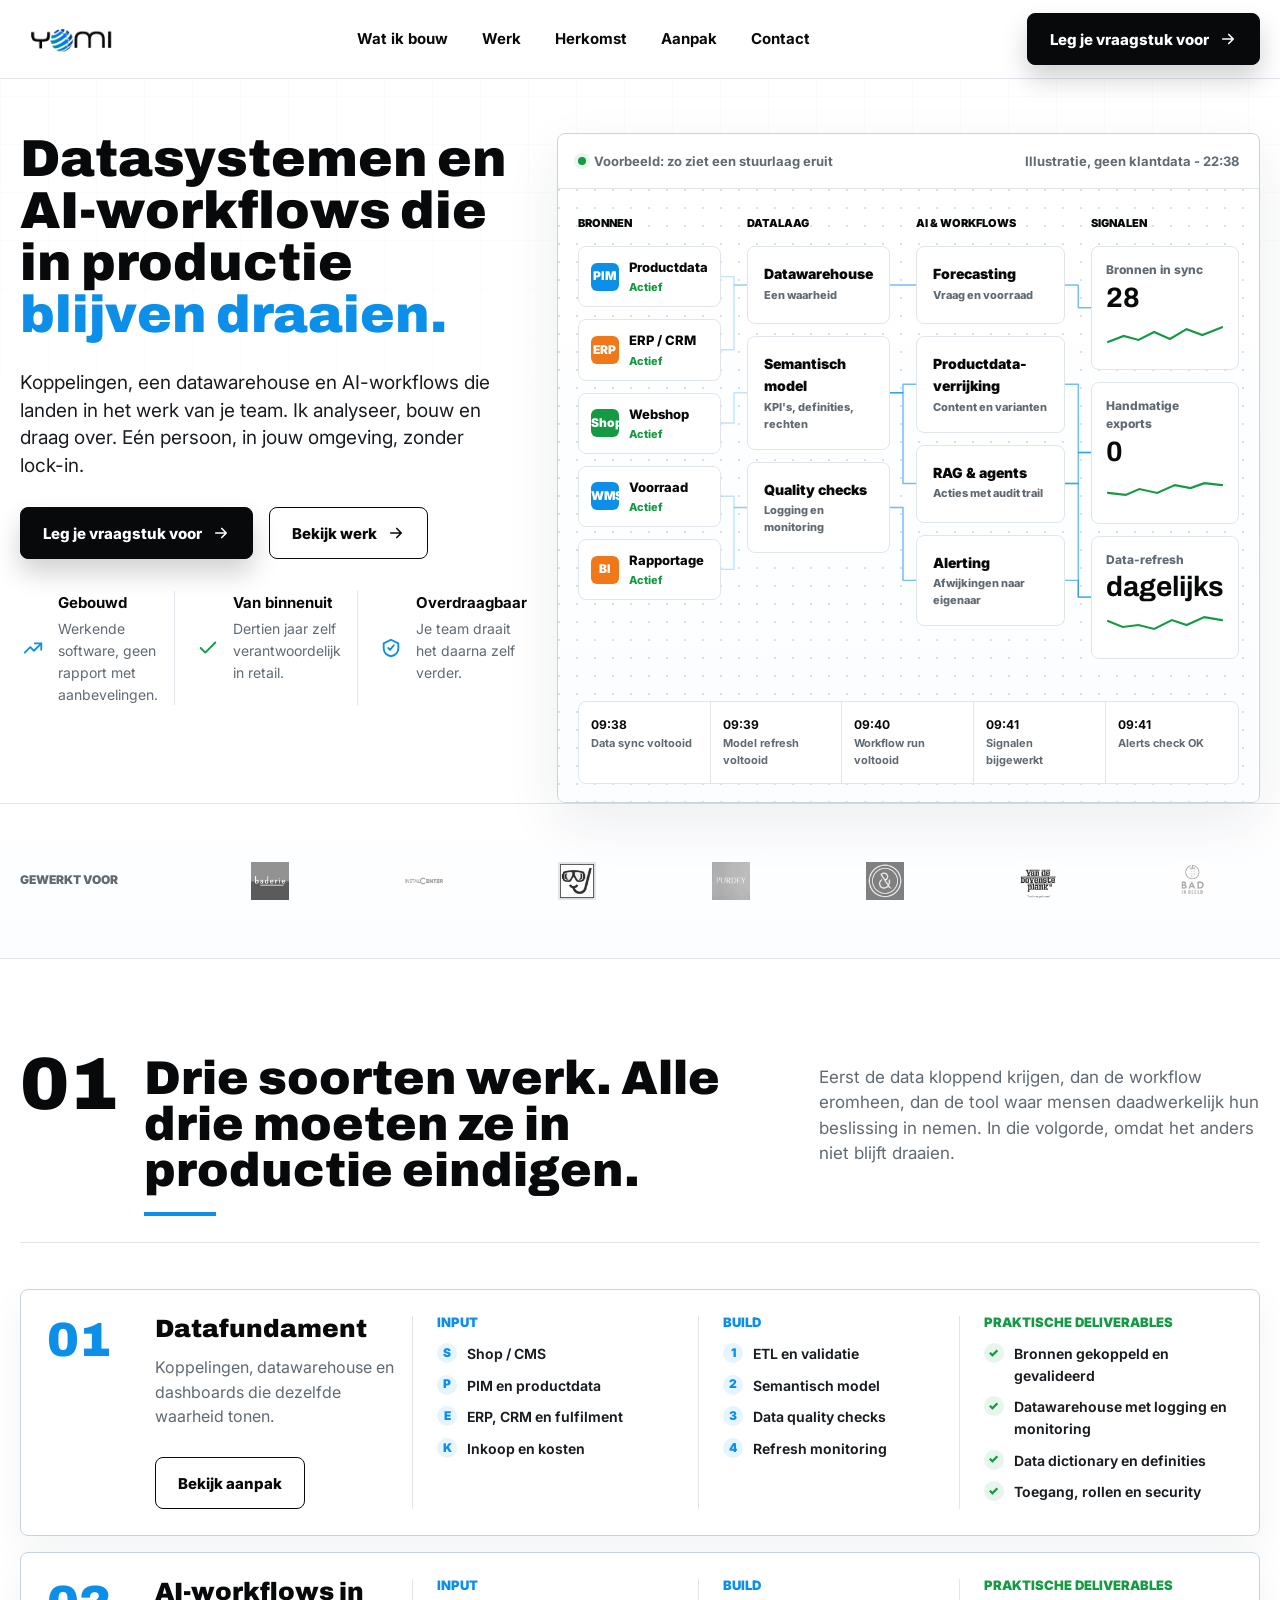
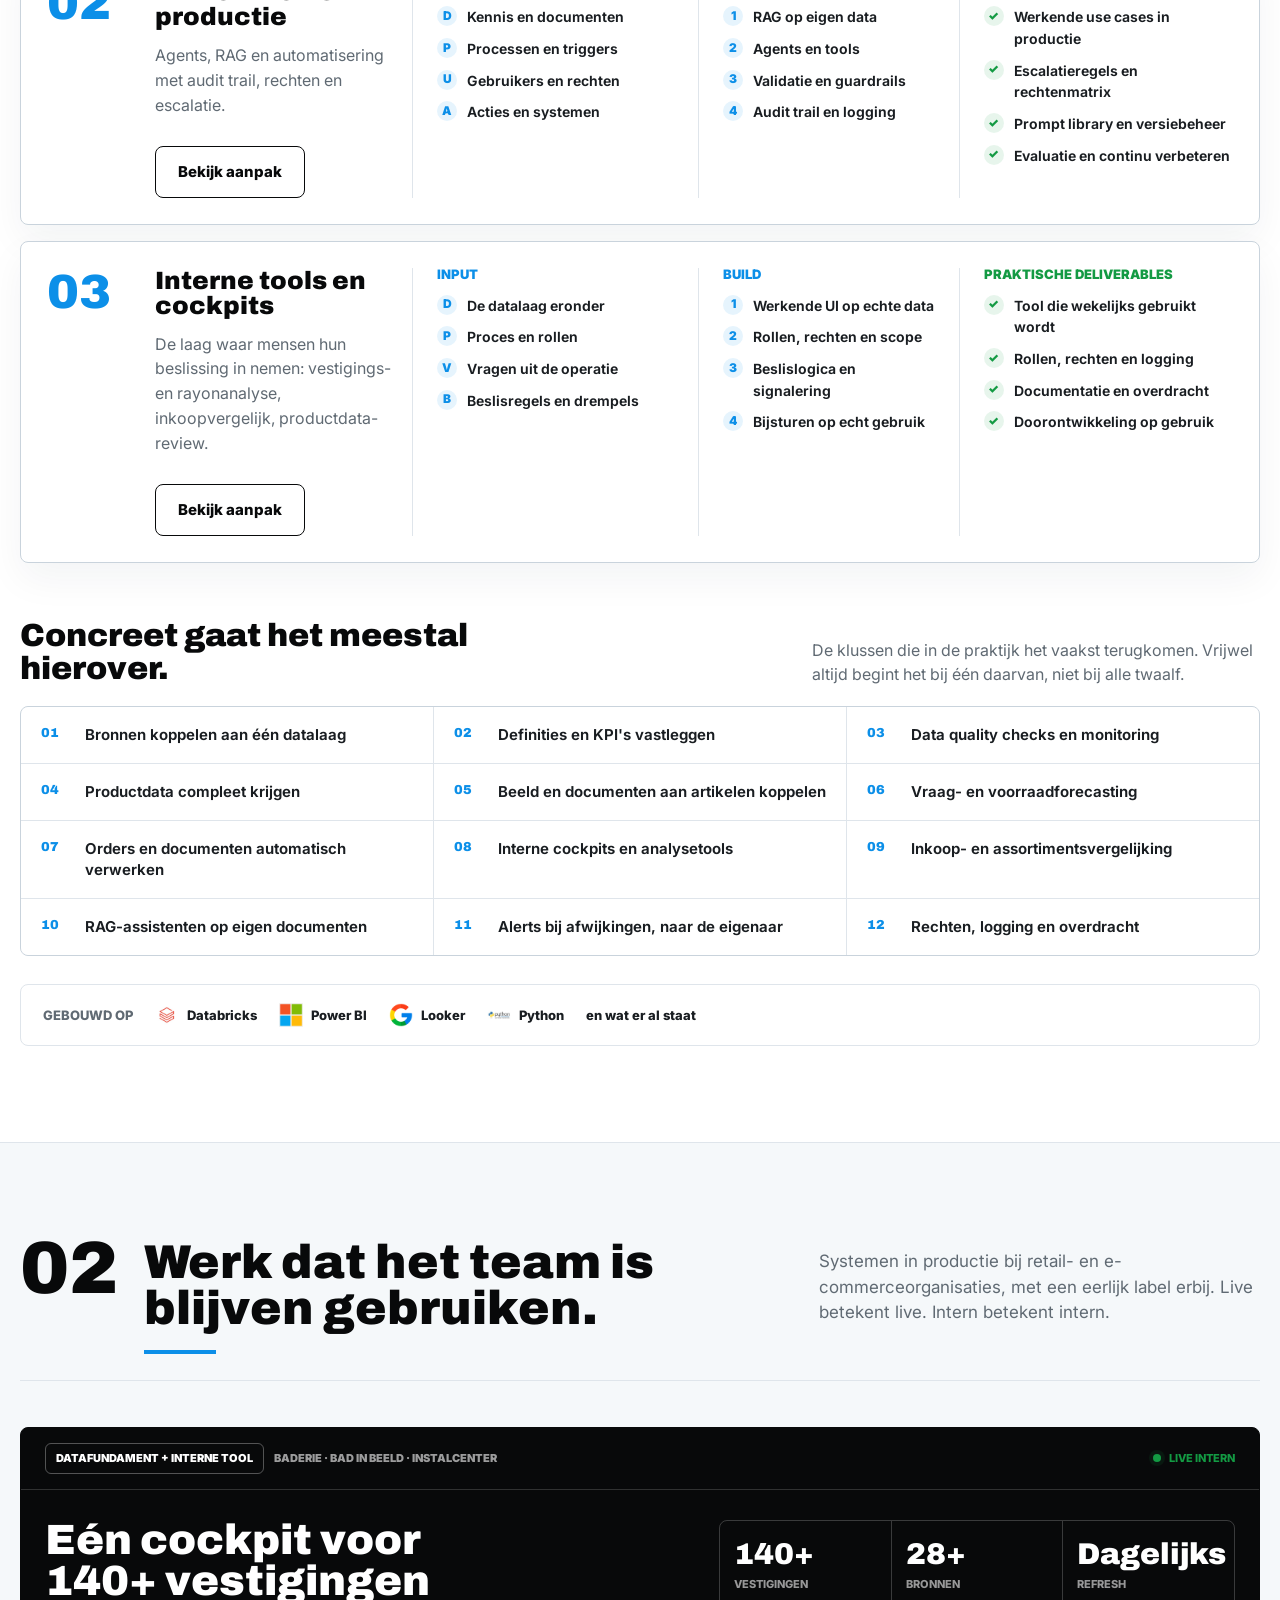
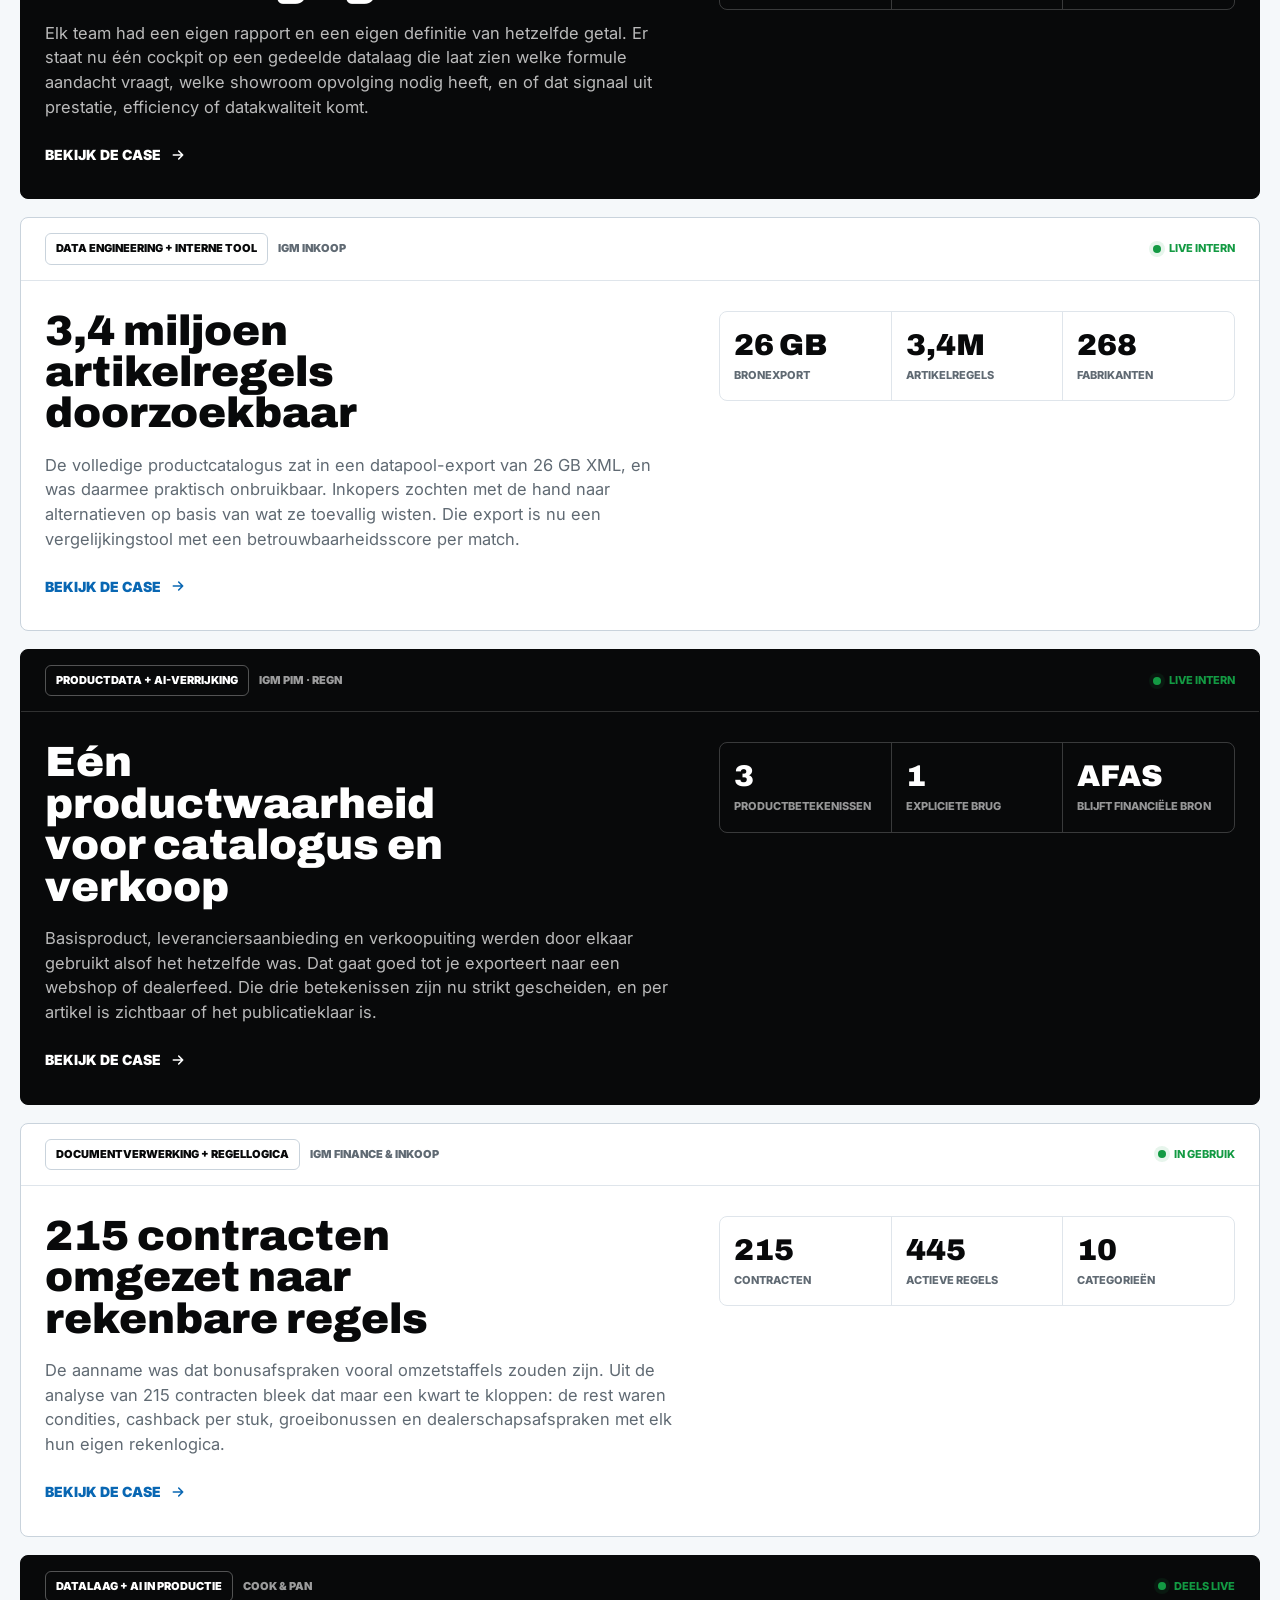
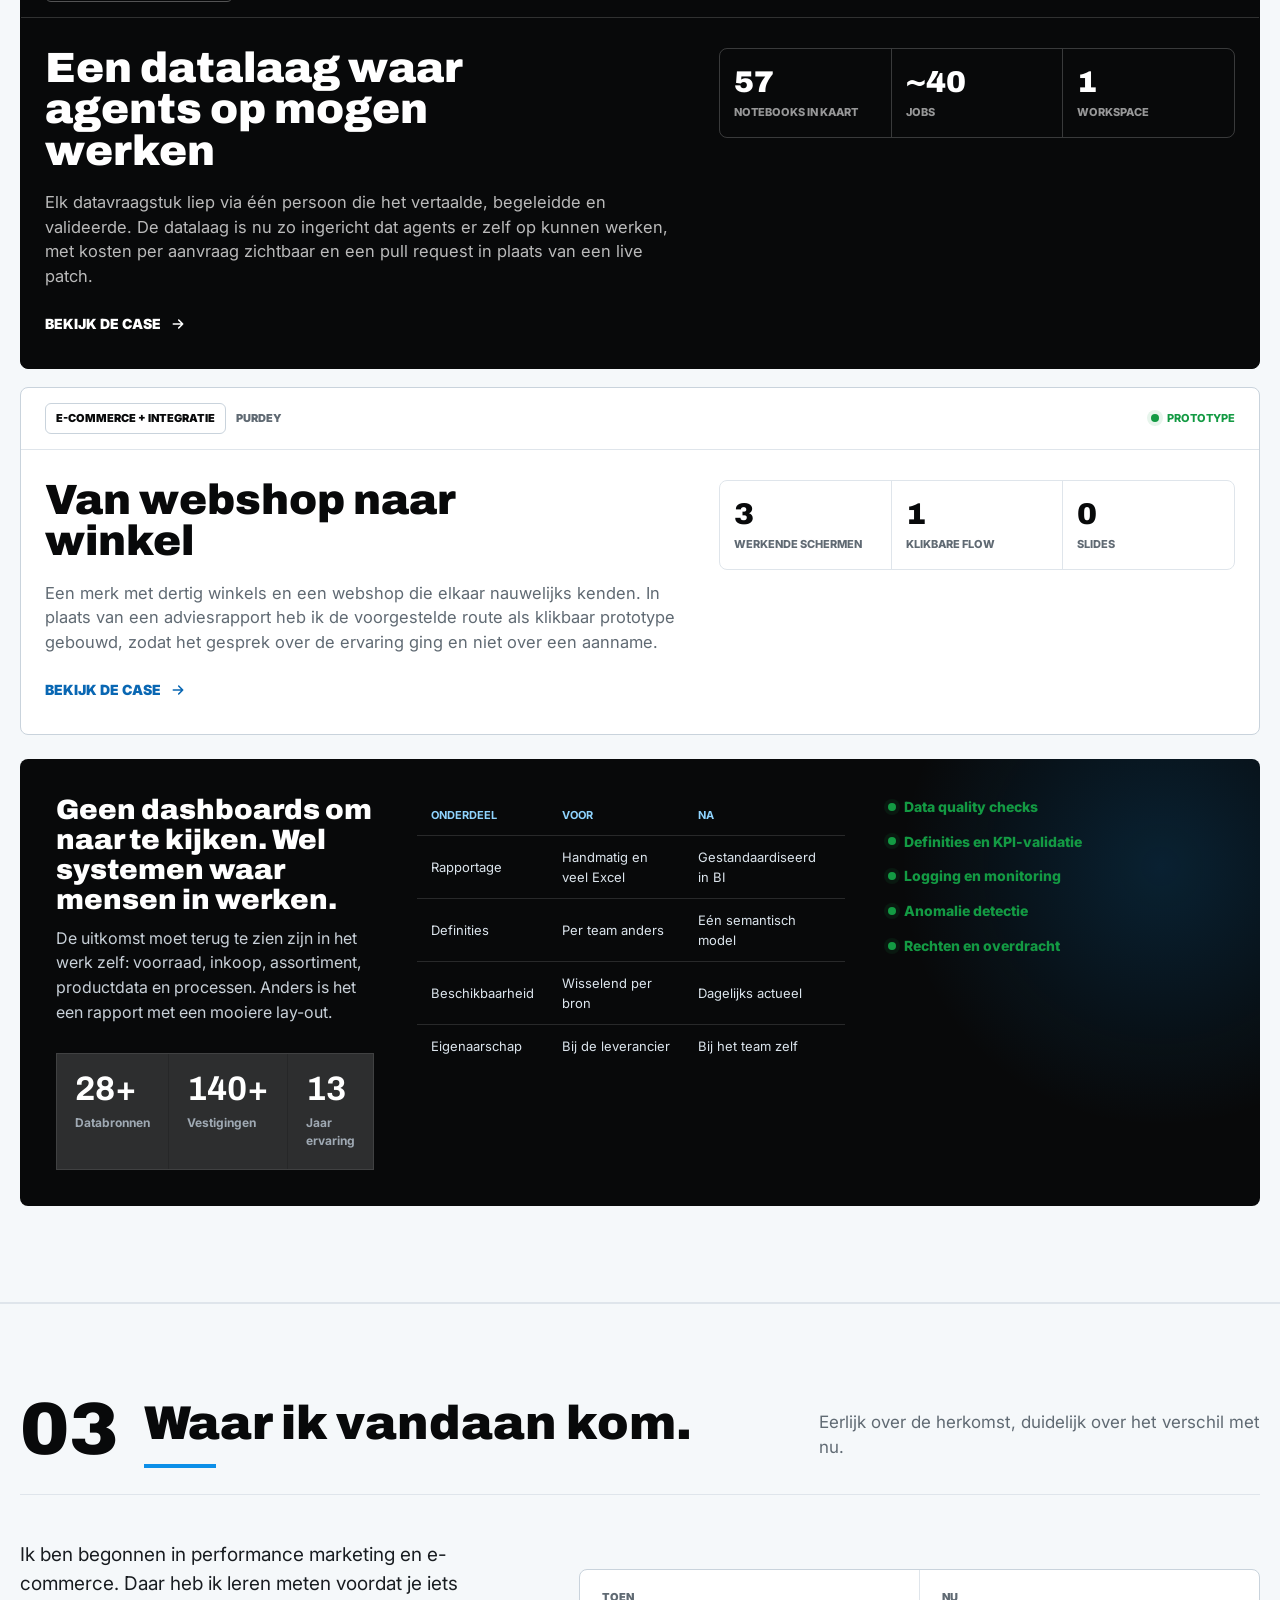
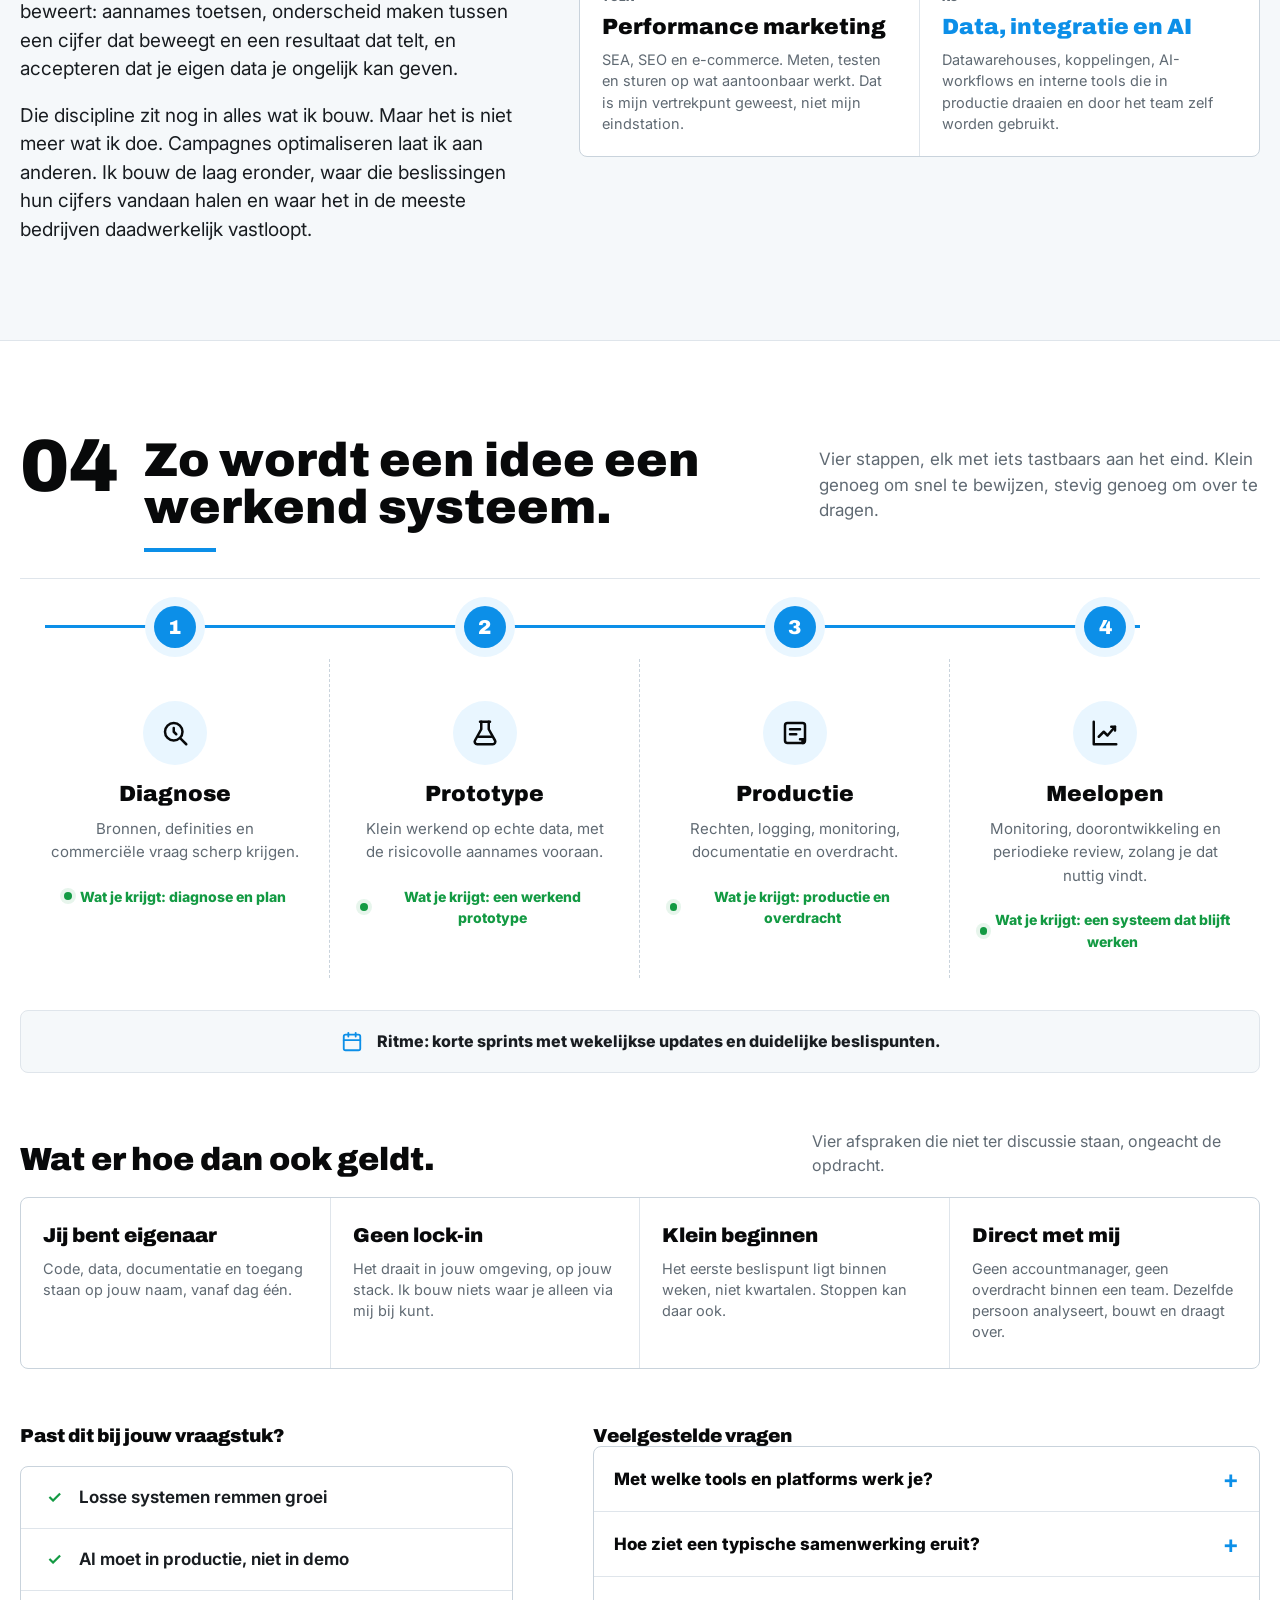
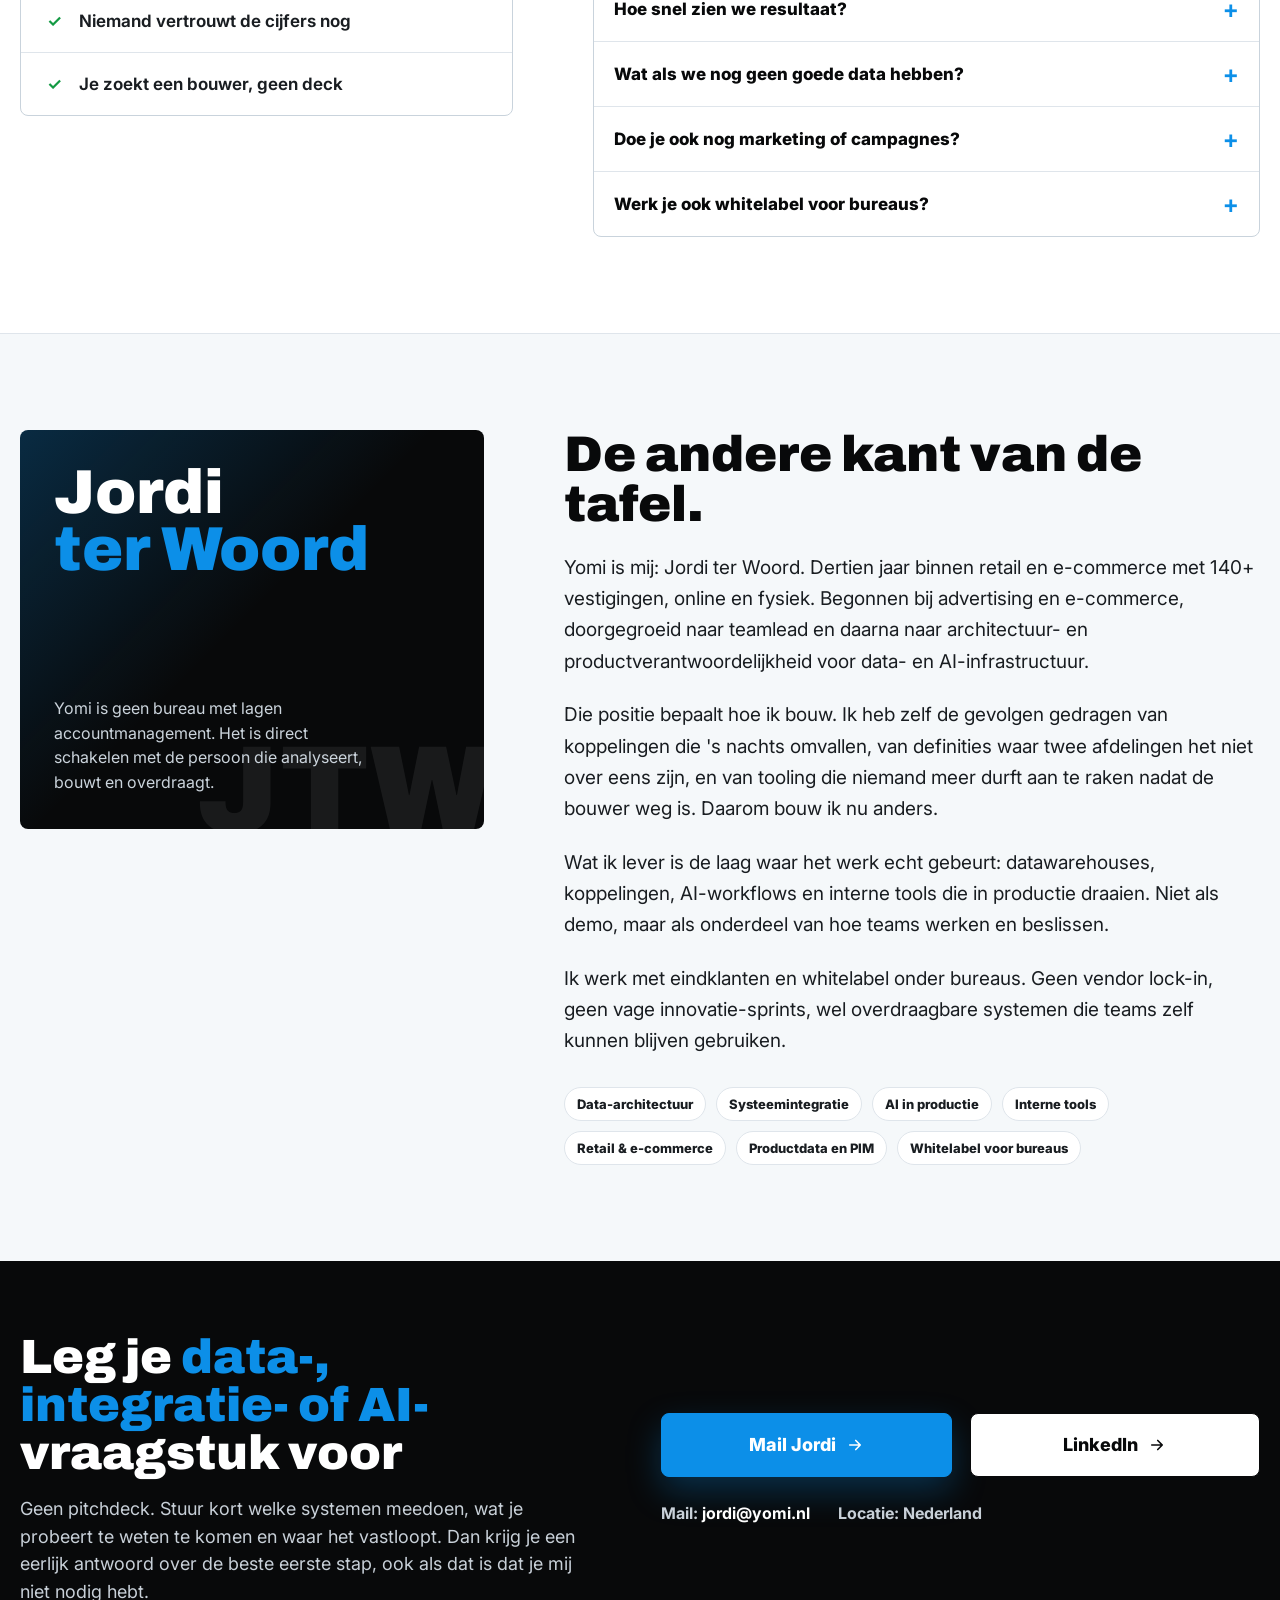
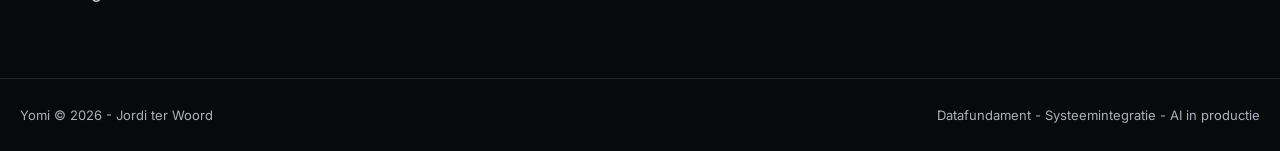
<file: index.html>
<!DOCTYPE html>
<html lang="nl">

<head>
  <meta charset="UTF-8" />
  <meta name="viewport" content="width=device-width, initial-scale=1" />
  <title>Yomi - datafundament, systeemintegratie en AI in productie</title>
  <meta name="description"
    content="Yomi is Jordi ter Woord. Ik bouw datawarehouses, koppelingen, AI-workflows en interne tools die in productie draaien en die je team zelf blijft gebruiken. Geen rapport, geen lock-in." />
  <link rel="canonical" href="https://yomi.nl/" />

  <meta property="og:type" content="website" />
  <meta property="og:url" content="https://yomi.nl/" />
  <meta property="og:title" content="Yomi - datafundament, systeemintegratie en AI in productie" />
  <meta property="og:description"
    content="Datawarehouses, koppelingen, AI-workflows en interne tools die in productie blijven draaien. Gebouwd, niet geadviseerd." />
  <meta property="og:image" content="https://yomi.nl/logos/yomi-logo.png" />
  <meta name="twitter:card" content="summary" />

  <link rel="icon" type="image/png" href="./logos/yomi-logo.png" />
  <link rel="apple-touch-icon" href="./logos/yomi-logo.png" />

  <link rel="preconnect" href="https://fonts.googleapis.com">
  <link rel="preconnect" href="https://fonts.gstatic.com" crossorigin>
  <link
    href="https://fonts.googleapis.com/css2?family=Archivo:wght@600;700;800;900&family=Inter:wght@400;500;600;700;800&display=swap"
    rel="stylesheet">

  <script type="application/ld+json">
  {
    "@context": "https://schema.org",
    "@type": "ProfessionalService",
    "name": "Yomi",
    "url": "https://yomi.nl",
    "email": "jordi@yomi.nl",
    "founder": { "@type": "Person", "name": "Jordi ter Woord" },
    "areaServed": "NL",
    "description": "Data-architectuur, datawarehousing, systeemintegratie, AI-workflows in productie en interne tools voor retail en e-commerce.",
    "knowsAbout": ["Data-architectuur", "Systeemintegratie", "AI in productie", "ETL", "Datawarehousing", "Productdata en PIM", "Interne tools", "Retail", "E-commerce"]
  }
  </script>

  <style>
    :root {
      --bg: #ffffff;
      --ink: #08090a;
      --text: #191d21;
      --muted: #606a73;
      --quiet: #8b949e;
      --line: #dfe5eb;
      --line-strong: #c9d3dc;
      --surface: #f5f8fa;
      --surface-2: #edf3f7;
      --blue: #0c8fe8;
      --blue-deep: #0967b3;
      --green: #139a43;
      --orange: #f07818;
      --black: #08090a;
      --white: #ffffff;
      --max: 1440px;
      --content: 1240px;
      --radius: 8px;
      --shadow: 0 20px 55px rgba(22, 35, 48, 0.08);
      --ease: cubic-bezier(0.22, 1, 0.36, 1);
    }

    *,
    *::before,
    *::after {
      box-sizing: border-box;
    }

    html {
      scroll-behavior: smooth;
      -webkit-text-size-adjust: 100%;
    }

    @media (prefers-reduced-motion: reduce) {
      html {
        scroll-behavior: auto;
      }

      *,
      *::before,
      *::after {
        animation-duration: 0.01ms !important;
        animation-iteration-count: 1 !important;
        transition-duration: 0.01ms !important;
      }
    }

    body {
      margin: 0;
      color: var(--text);
      background: var(--bg);
      font-family: "Inter", system-ui, -apple-system, BlinkMacSystemFont, "Segoe UI", sans-serif;
      font-size: 16px;
      line-height: 1.55;
      letter-spacing: 0;
      -webkit-font-smoothing: antialiased;
      text-rendering: optimizeLegibility;
    }

    body::before {
      content: "";
      position: fixed;
      inset: 0;
      z-index: -1;
      pointer-events: none;
      background:
        linear-gradient(rgba(8, 9, 10, 0.035) 1px, transparent 1px),
        linear-gradient(90deg, rgba(8, 9, 10, 0.035) 1px, transparent 1px);
      background-size: 48px 48px;
      mask-image: linear-gradient(to bottom, rgba(0, 0, 0, 0.6), transparent 520px);
    }

    h1,
    h2,
    h3,
    h4,
    p {
      margin: 0;
    }

    h1,
    h2,
    h3,
    h4 {
      color: var(--ink);
      font-family: "Archivo", "Inter", system-ui, sans-serif;
      font-weight: 900;
      line-height: 1;
      letter-spacing: 0;
    }

    a {
      color: inherit;
      text-decoration: none;
    }

    a:hover {
      text-decoration: none;
    }

    img {
      display: block;
      max-width: 100%;
    }

    ::selection {
      color: var(--white);
      background: var(--blue);
    }

    :focus-visible {
      outline: 3px solid rgba(12, 143, 232, 0.45);
      outline-offset: 3px;
      border-radius: 6px;
    }

    .skip {
      position: absolute;
      top: 12px;
      left: -999px;
      z-index: 200;
      padding: 10px 14px;
      color: var(--white);
      background: var(--black);
      border-radius: var(--radius);
    }

    .skip:focus {
      left: 12px;
    }

    .wrap {
      width: min(100% - 32px, var(--content));
      margin-inline: auto;
    }

    .site-header {
      position: sticky;
      top: 0;
      z-index: 100;
      background: rgba(255, 255, 255, 0.88);
      border-bottom: 1px solid var(--line);
      backdrop-filter: blur(14px) saturate(170%);
    }

    .nav {
      display: flex;
      align-items: center;
      justify-content: space-between;
      min-height: 78px;
      gap: 24px;
    }

    .brand {
      display: inline-flex;
      align-items: center;
      min-width: 120px;
    }

    .brand img {
      width: 106px;
      height: auto;
      object-fit: contain;
    }

    .nav-links {
      display: flex;
      align-items: center;
      justify-content: center;
      gap: 34px;
      color: var(--ink);
      font-size: 15px;
      font-weight: 700;
    }

    .nav-links a {
      position: relative;
      padding-block: 10px;
    }

    .nav-links a::after {
      content: "";
      position: absolute;
      left: 0;
      right: 0;
      bottom: 4px;
      height: 2px;
      background: var(--blue);
      transform: scaleX(0);
      transform-origin: left;
      transition: transform 0.18s var(--ease);
    }

    .nav-links a:hover::after {
      transform: scaleX(1);
    }

    .btn {
      display: inline-flex;
      align-items: center;
      justify-content: center;
      gap: 10px;
      min-height: 52px;
      padding: 0 22px;
      border: 1px solid var(--ink);
      border-radius: var(--radius);
      color: var(--ink);
      background: var(--white);
      font-size: 15px;
      font-weight: 800;
      line-height: 1;
      transition: transform 0.18s var(--ease), background 0.18s var(--ease), color 0.18s var(--ease), border-color 0.18s var(--ease);
      white-space: nowrap;
    }

    .btn svg {
      width: 18px;
      height: 18px;
      flex: 0 0 auto;
    }

    .btn:hover {
      transform: translateY(-2px);
    }

    .btn-primary {
      color: var(--white);
      background: var(--black);
      box-shadow: 0 14px 26px rgba(0, 0, 0, 0.18);
    }

    .btn-primary:hover {
      background: #000000;
    }

    .btn-blue {
      color: var(--white);
      border-color: var(--blue);
      background: var(--blue);
      box-shadow: 0 14px 34px rgba(12, 143, 232, 0.28);
    }

    .btn-blue:hover {
      background: var(--blue-deep);
      border-color: var(--blue-deep);
    }

    .btn-light {
      background: transparent;
    }

    .btn-light:hover {
      color: var(--white);
      background: var(--black);
    }

    .hero {
      padding: 54px 0 0;
      border-bottom: 1px solid var(--line);
    }

    .hero-layout {
      display: grid;
      grid-template-columns: minmax(0, 0.82fr) minmax(560px, 1.18fr);
      gap: 48px;
      align-items: start;
      min-height: 0;
    }

    .hero-copy {
      padding-bottom: 58px;
    }

    .hero h1 {
      max-width: 720px;
      font-size: 52px;
    }

    .hero h1 span {
      color: var(--blue);
    }

    .hero-lede {
      max-width: 650px;
      margin-top: 28px;
      color: var(--text);
      font-size: 19px;
      line-height: 1.45;
    }

    .hero-actions {
      display: flex;
      flex-wrap: wrap;
      gap: 16px;
      margin-top: 28px;
    }

    .proof-row {
      display: grid;
      grid-template-columns: repeat(3, 1fr);
      gap: 20px;
      max-width: 720px;
      margin-top: 32px;
      color: var(--muted);
      font-size: 14px;
    }

    .proof-item {
      display: grid;
      grid-template-columns: 26px 1fr;
      gap: 12px;
      padding-right: 16px;
      border-right: 1px solid var(--line);
    }

    .proof-item:last-child {
      border-right: 0;
    }

    .proof-item strong {
      display: block;
      margin-bottom: 4px;
      color: var(--ink);
      font-size: 15px;
    }

    .icon {
      display: inline-flex;
      align-items: center;
      justify-content: center;
      color: var(--blue);
    }

    .icon svg {
      width: 22px;
      height: 22px;
    }

    .icon.check {
      color: var(--green);
    }

    .ops-board {
      border: 1px solid var(--line-strong);
      border-radius: var(--radius);
      background: rgba(255, 255, 255, 0.92);
      box-shadow: var(--shadow);
      overflow: hidden;
    }

    .ops-top {
      display: flex;
      align-items: center;
      justify-content: space-between;
      gap: 20px;
      padding: 17px 20px;
      border-bottom: 1px solid var(--line);
      color: var(--muted);
      font-size: 13px;
      font-weight: 700;
    }

    .status {
      display: inline-flex;
      align-items: center;
      gap: 8px;
      white-space: nowrap;
    }

    .dot {
      width: 8px;
      height: 8px;
      border-radius: 99px;
      background: var(--green);
      box-shadow: 0 0 0 4px rgba(19, 154, 67, 0.1);
    }

    .ops-canvas {
      position: relative;
      display: grid;
      grid-template-columns: 0.84fr 0.92fr 1fr 0.9fr;
      gap: 26px;
      min-height: 440px;
      padding: 26px 20px 18px;
      background:
        radial-gradient(circle at 1px 1px, rgba(8, 9, 10, 0.13) 1px, transparent 0) 0 0 / 18px 18px,
        linear-gradient(180deg, #ffffff, #fbfdff);
    }

    .ops-col {
      position: relative;
      z-index: 2;
      display: flex;
      flex-direction: column;
      gap: 12px;
    }

    .ops-wires {
      position: absolute;
      inset: 0;
      z-index: 1;
      width: 100%;
      height: 100%;
      pointer-events: none;
      overflow: visible;
    }

    .ops-wires path {
      fill: none;
      stroke: var(--blue);
      stroke-width: 1.45;
      stroke-linecap: round;
      stroke-linejoin: round;
      opacity: 0.58;
      vector-effect: non-scaling-stroke;
    }

    .ops-wires .wire-muted {
      stroke: rgba(12, 143, 232, 0.42);
    }

    .ops-title {
      margin-bottom: 2px;
      color: var(--ink);
      font-size: 11px;
      font-weight: 900;
      text-transform: uppercase;
      letter-spacing: 0;
    }

    .source,
    .node,
    .metric {
      border: 1px solid var(--line);
      border-radius: var(--radius);
      background: rgba(255, 255, 255, 0.96);
    }

    .source {
      position: relative;
      display: grid;
      grid-template-columns: 28px 1fr;
      gap: 10px;
      align-items: center;
      min-height: 54px;
      padding: 10px 12px;
      color: var(--ink);
      font-size: 13px;
      font-weight: 800;
    }

    .source small,
    .node small,
    .metric small {
      display: block;
      margin-top: 2px;
      color: var(--green);
      font-size: 11px;
      font-weight: 800;
    }

    .source .source-ico {
      display: inline-grid;
      place-items: center;
      width: 28px;
      height: 28px;
      border-radius: 6px;
      color: var(--white);
      background: var(--blue);
      font-size: 12px;
      font-weight: 900;
    }

    .source:nth-child(3) .source-ico,
    .source:nth-child(6) .source-ico {
      background: var(--orange);
    }

    .source:nth-child(4) .source-ico,
    .source:nth-child(7) .source-ico {
      background: var(--green);
    }

    .node {
      position: relative;
      min-height: 78px;
      padding: 16px;
      color: var(--ink);
      font-size: 14px;
      font-weight: 900;
    }

    .node small {
      color: var(--muted);
    }

    .metric {
      padding: 14px;
    }

    .metric span {
      display: block;
      color: var(--muted);
      font-size: 12px;
      font-weight: 800;
    }

    .metric strong {
      display: block;
      margin-top: 4px;
      color: var(--ink);
      font-family: "Archivo", "Inter", sans-serif;
      font-size: 28px;
      line-height: 1;
    }

    .spark {
      width: 100%;
      height: 24px;
      margin-top: 12px;
    }

    .audit {
      grid-column: 1 / -1;
      align-self: end;
      display: grid;
      grid-template-columns: repeat(5, 1fr);
      gap: 0;
      margin-top: 16px;
      border: 1px solid var(--line);
      border-radius: var(--radius);
      background: rgba(255, 255, 255, 0.94);
      overflow: hidden;
    }

    .audit div {
      padding: 14px 12px;
      border-right: 1px solid var(--line);
      color: var(--muted);
      font-size: 11px;
      font-weight: 700;
    }

    .audit div:last-child {
      border-right: 0;
    }

    .audit b {
      display: block;
      color: var(--ink);
      font-size: 12px;
    }

    @media (min-width: 1340px) {
      .hero h1 {
        font-size: 58px;
      }
    }

    @media (min-width: 1520px) {
      .hero h1 {
        font-size: 62px;
      }
    }

    .logo-band {
      border-top: 1px solid var(--line);
      background: linear-gradient(180deg, #ffffff 0%, #fbfdff 100%);
    }

    .logo-inner {
      display: grid;
      grid-template-columns: 150px 1fr;
      gap: 32px;
      align-items: center;
      min-height: 154px;
    }

    .band-label {
      color: var(--muted);
      font-size: 12px;
      font-weight: 900;
      text-transform: uppercase;
      letter-spacing: 0;
    }

    .logos {
      display: grid;
      grid-template-columns: repeat(7, minmax(0, 1fr));
      gap: 18px;
      align-items: center;
    }

    .logo-tile {
      display: flex;
      align-items: center;
      justify-content: center;
      min-height: 58px;
      padding: 12px;
      border: 1px solid transparent;
      filter: grayscale(1);
      opacity: 0.82;
      transition: filter 0.18s var(--ease), opacity 0.18s var(--ease), border-color 0.18s var(--ease);
    }

    .logo-tile:hover {
      border-color: var(--line);
      filter: grayscale(0);
      opacity: 1;
    }

    .logo-tile img {
      max-height: 38px;
      width: auto;
      object-fit: contain;
    }

    section {
      padding: 96px 0;
    }

    .section-head {
      display: grid;
      grid-template-columns: minmax(0, 0.9fr) minmax(320px, 0.7fr);
      gap: 80px;
      align-items: start;
      margin-bottom: 44px;
    }

    .section-head h2 {
      max-width: 760px;
      font-size: 52px;
    }

    .section-head p,
    .section-lede {
      color: var(--text);
      font-size: 22px;
      line-height: 1.42;
    }

    .blue-line {
      width: 72px;
      height: 4px;
      margin-top: 18px;
      background: var(--blue);
    }

    .systems {
      background: var(--white);
    }

    .system-stack {
      display: grid;
      gap: 16px;
    }

    .system-row {
      display: grid;
      grid-template-columns: 84px minmax(258px, 0.92fr) 1fr 0.9fr 0.95fr;
      gap: 24px;
      align-items: stretch;
      padding: 26px;
      border: 1px solid var(--line-strong);
      border-radius: var(--radius);
      background: rgba(255, 255, 255, 0.96);
      box-shadow: 0 16px 38px rgba(21, 39, 56, 0.05);
    }

    .system-no {
      color: var(--blue);
      font-family: "Archivo", "Inter", sans-serif;
      font-size: 48px;
      font-weight: 900;
      line-height: 1;
    }

    .system-main {
      padding-right: 18px;
      border-right: 1px solid var(--line);
    }

    .system-main h3 {
      font-size: 25px;
      overflow-wrap: normal;
      hyphens: none;
    }

    .system-main p {
      margin-top: 14px;
      color: var(--muted);
      font-size: 16px;
      line-height: 1.55;
    }

    .system-main a {
      margin-top: 28px;
    }

    .flow-col {
      border-right: 1px solid var(--line);
      padding-right: 24px;
    }

    .flow-col:last-child {
      border-right: 0;
      padding-right: 0;
    }

    .flow-col h4 {
      margin-bottom: 14px;
      color: var(--blue);
      font-family: "Inter", system-ui, sans-serif;
      font-size: 13px;
      font-weight: 900;
      text-transform: uppercase;
    }

    .flow-col.deliver h4 {
      color: var(--green);
    }

    .flow-list {
      display: grid;
      gap: 10px;
      margin: 0;
      padding: 0;
      list-style: none;
      color: var(--text);
      font-size: 14px;
      font-weight: 650;
    }

    .flow-list li {
      display: grid;
      grid-template-columns: 20px 1fr;
      gap: 10px;
      align-items: start;
    }

    .mini-mark {
      display: inline-grid;
      place-items: center;
      width: 20px;
      height: 20px;
      border-radius: 99px;
      color: var(--blue);
      background: rgba(12, 143, 232, 0.1);
      font-size: 12px;
      font-weight: 900;
    }

    .deliver .mini-mark {
      color: var(--green);
      background: rgba(19, 154, 67, 0.1);
    }

    .tool-row {
      display: flex;
      flex-wrap: wrap;
      gap: 22px;
      align-items: center;
      margin-top: 28px;
      padding: 18px 22px;
      border: 1px solid var(--line);
      border-radius: var(--radius);
      color: var(--muted);
      background: var(--white);
      font-size: 13px;
      font-weight: 800;
      text-transform: uppercase;
    }

    .tool-row span {
      display: inline-flex;
      align-items: center;
      gap: 8px;
      color: var(--text);
      text-transform: none;
    }

    .tool-row img {
      width: auto;
      max-height: 24px;
    }

    .proof-section {
      background: var(--surface);
      border-block: 1px solid var(--line);
    }

    .case-ledger {
      border: 1px solid var(--line-strong);
      border-radius: var(--radius);
      background: var(--white);
      overflow: hidden;
      box-shadow: var(--shadow);
    }

    .case-head,
    .case-line {
      display: grid;
      grid-template-columns: 70px minmax(280px, 1.1fr) 0.8fr 0.82fr 0.7fr 1.15fr;
      gap: 24px;
      align-items: center;
    }

    .case-head {
      padding: 18px 24px;
      border-bottom: 1px solid var(--line);
      color: var(--muted);
      font-size: 11px;
      font-weight: 900;
      text-transform: uppercase;
    }

    .case-line {
      padding: 20px 24px;
      border-bottom: 1px solid var(--line);
      color: var(--text);
      font-size: 14px;
      font-weight: 650;
    }

    .case-line:last-child {
      border-bottom: 0;
    }

    .case-no {
      color: var(--blue);
      font-family: "Archivo", "Inter", sans-serif;
      font-size: 22px;
      font-weight: 900;
    }

    .case-title strong {
      display: block;
      color: var(--ink);
      font-size: 19px;
    }

    .case-title span {
      display: block;
      margin-top: 5px;
      color: var(--muted);
      font-weight: 500;
    }

    .live {
      display: inline-flex;
      align-items: center;
      gap: 8px;
      color: var(--green);
      font-weight: 800;
    }

    .impact {
      display: grid;
      gap: 4px;
      color: var(--green);
      font-weight: 800;
    }

    .impact span {
      color: var(--text);
      font-weight: 650;
    }

    .case-detail {
      display: grid;
      grid-template-columns: 0.8fr 1.15fr 0.95fr;
      gap: 34px;
      padding: 28px 24px;
      border-bottom: 2px solid var(--blue);
      background: linear-gradient(180deg, #ffffff, #f9fdff);
    }

    .case-detail h4 {
      margin-bottom: 12px;
      color: var(--ink);
      font-family: "Inter", system-ui, sans-serif;
      font-size: 13px;
      font-weight: 900;
      text-transform: uppercase;
    }

    .case-detail p,
    .case-detail li {
      color: var(--text);
      font-size: 14px;
      line-height: 1.55;
    }

    .case-detail ul {
      display: grid;
      gap: 8px;
      margin: 14px 0 0;
      padding: 0;
      list-style: none;
    }

    .before-after {
      width: 100%;
      border-collapse: collapse;
      color: var(--text);
      font-size: 13px;
    }

    .before-after th,
    .before-after td {
      padding: 10px 8px;
      border-bottom: 1px solid var(--line);
      text-align: left;
      vertical-align: top;
    }

    .before-after th {
      color: var(--ink);
      font-size: 12px;
      text-transform: uppercase;
    }

    .operator-proof {
      display: grid;
      grid-template-columns: 0.78fr 1.1fr 0.86fr;
      gap: 42px;
      margin-top: 24px;
      padding: 36px;
      border-radius: var(--radius);
      color: var(--white);
      background:
        radial-gradient(circle at 92% 24%, rgba(12, 143, 232, 0.18), transparent 260px),
        var(--black);
    }

    .operator-proof h3 {
      color: var(--white);
      font-size: 28px;
      line-height: 1.08;
    }

    .operator-proof p {
      margin-top: 10px;
      color: #c8d0d8;
    }

    .proof-metrics {
      display: grid;
      grid-template-columns: repeat(3, 1fr);
      gap: 1px;
      margin-top: 28px;
      border: 1px solid rgba(255, 255, 255, 0.12);
      background: rgba(255, 255, 255, 0.12);
    }

    .proof-metrics div {
      padding: 18px;
      background: rgba(255, 255, 255, 0.03);
    }

    .proof-metrics strong {
      display: block;
      color: var(--white);
      font-family: "Archivo", "Inter", sans-serif;
      font-size: 34px;
      line-height: 1;
    }

    .proof-metrics span {
      display: block;
      margin-top: 8px;
      color: #9fa9b3;
      font-size: 12px;
      font-weight: 700;
    }

    .dark-table {
      width: 100%;
      border-collapse: collapse;
      overflow: hidden;
      border: 1px solid rgba(255, 255, 255, 0.18);
      border-radius: var(--radius);
      color: #dce5ed;
      font-size: 13px;
    }

    .dark-table th,
    .dark-table td {
      padding: 11px 14px;
      border-bottom: 1px solid rgba(255, 255, 255, 0.13);
      text-align: left;
    }

    .dark-table th {
      color: #8fd4ff;
      font-size: 11px;
      text-transform: uppercase;
    }

    .dark-checks {
      display: grid;
      gap: 12px;
      align-content: start;
      margin: 0;
      padding: 0;
      list-style: none;
      color: #dce5ed;
      font-size: 14px;
      font-weight: 700;
    }

    .logo-strip {
      display: grid;
      grid-template-columns: 130px 1fr;
      gap: 26px;
      align-items: center;
      margin-top: 26px;
      padding: 26px 0 0;
    }

    .logo-strip .logos {
      grid-template-columns: repeat(9, minmax(0, 1fr));
    }

    .method {
      background: var(--white);
    }

    .timeline {
      display: grid;
      grid-template-columns: repeat(4, 1fr);
      gap: 0;
      position: relative;
      margin-top: 22px;
      padding-top: 34px;
    }

    .timeline::before {
      content: "";
      position: absolute;
      top: 0;
      left: 2%;
      right: 2%;
      height: 3px;
      background: linear-gradient(90deg, var(--blue), var(--blue) 92%, transparent 92%);
    }

    .step {
      position: relative;
      padding: 42px 30px 26px;
      border-right: 1px dashed var(--line-strong);
      text-align: center;
    }

    .step:last-child {
      border-right: 0;
    }

    .step::before {
      content: attr(data-step);
      position: absolute;
      top: -53px;
      left: 50%;
      display: grid;
      place-items: center;
      width: 42px;
      height: 42px;
      color: var(--white);
      background: var(--blue);
      border-radius: 99px;
      font-family: "Archivo", "Inter", sans-serif;
      font-size: 20px;
      font-weight: 900;
      transform: translateX(-50%);
      box-shadow: 0 0 0 9px #e9f6ff;
    }

    .step-ico {
      display: grid;
      place-items: center;
      width: 64px;
      height: 64px;
      margin: 0 auto 18px;
      border-radius: 99px;
      color: var(--ink);
      background: #e9f6ff;
    }

    .step-ico svg {
      width: 30px;
      height: 30px;
    }

    .step h3 {
      font-size: 22px;
    }

    .step p {
      max-width: 260px;
      margin: 12px auto 0;
      color: var(--muted);
      font-size: 15px;
    }

    .step-output {
      display: inline-flex;
      align-items: center;
      gap: 8px;
      margin-top: 22px;
      color: var(--green);
      font-size: 14px;
      font-weight: 800;
    }

    .rhythm {
      display: flex;
      align-items: center;
      justify-content: center;
      gap: 14px;
      margin-top: 32px;
      padding: 18px;
      border: 1px solid var(--line);
      border-radius: var(--radius);
      color: var(--text);
      background: var(--surface);
      font-size: 16px;
      font-weight: 800;
      text-align: center;
    }

    .fit-faq {
      display: grid;
      grid-template-columns: 0.85fr 1.15fr;
      gap: 80px;
      align-items: start;
      margin-top: 58px;
    }

    .fit-list,
    .faq-list {
      border: 1px solid var(--line-strong);
      border-radius: var(--radius);
      background: var(--white);
      overflow: hidden;
    }

    .fit-list {
      margin-top: 20px;
    }

    .fit-list div {
      display: grid;
      grid-template-columns: 26px 1fr;
      gap: 12px;
      align-items: center;
      min-height: 62px;
      padding: 16px 20px;
      border-bottom: 1px solid var(--line);
      font-size: 17px;
      font-weight: 650;
    }

    .fit-list div:last-child {
      border-bottom: 0;
    }

    details {
      border-bottom: 1px solid var(--line);
    }

    details:last-child {
      border-bottom: 0;
    }

    summary {
      display: flex;
      align-items: center;
      justify-content: space-between;
      gap: 18px;
      min-height: 64px;
      padding: 16px 20px;
      color: var(--ink);
      cursor: pointer;
      font-size: 17px;
      font-weight: 800;
      list-style: none;
    }

    summary::-webkit-details-marker {
      display: none;
    }

    summary::after {
      content: "+";
      color: var(--blue);
      font-family: "Archivo", "Inter", sans-serif;
      font-size: 24px;
      line-height: 1;
    }

    details[open] summary::after {
      content: "-";
    }

    details p {
      padding: 0 20px 18px;
      color: var(--muted);
      font-size: 15px;
    }

    .about {
      background: var(--surface);
      border-top: 1px solid var(--line);
    }

    .about-grid {
      display: grid;
      grid-template-columns: 0.8fr 1.2fr;
      gap: 80px;
      align-items: start;
    }

    .identity {
      position: sticky;
      top: 112px;
      padding: 34px;
      border-radius: var(--radius);
      color: var(--white);
      background:
        linear-gradient(135deg, rgba(12, 143, 232, 0.25), transparent 48%),
        var(--black);
      overflow: hidden;
    }

    .identity::after {
      content: "JTW";
      position: absolute;
      right: -10px;
      bottom: -24px;
      color: rgba(255, 255, 255, 0.07);
      font-family: "Archivo", "Inter", sans-serif;
      font-size: 124px;
      font-weight: 900;
      line-height: 1;
    }

    .identity-mark {
      color: var(--white);
      font-family: "Archivo", "Inter", sans-serif;
      font-size: 62px;
      font-weight: 900;
      line-height: 0.92;
    }

    .identity-mark span {
      color: var(--blue);
    }

    .identity p {
      position: relative;
      z-index: 1;
      max-width: 320px;
      margin-top: 118px;
      color: #cbd4dc;
    }

    .about-copy h2 {
      max-width: 760px;
      font-size: 50px;
    }

    .about-copy p {
      max-width: 780px;
      margin-top: 22px;
      color: var(--text);
      font-size: 19px;
      line-height: 1.65;
    }

    .tags {
      display: flex;
      flex-wrap: wrap;
      gap: 10px;
      margin-top: 30px;
    }

    .tag {
      display: inline-flex;
      align-items: center;
      min-height: 34px;
      padding: 0 12px;
      border: 1px solid var(--line);
      border-radius: 999px;
      color: var(--text);
      background: var(--white);
      font-size: 13px;
      font-weight: 800;
    }

    .final-cta {
      padding: 0;
      color: var(--white);
      background: var(--black);
    }

    .cta-panel {
      display: grid;
      grid-template-columns: minmax(0, 0.95fr) minmax(420px, 1fr);
      gap: 72px;
      align-items: center;
      padding: 72px 0;
    }

    .cta-panel > * {
      min-width: 0;
    }

    .cta-panel h2 {
      max-width: 620px;
      color: var(--white);
      font-size: 48px;
      overflow-wrap: anywhere;
    }

    .cta-panel h2 span {
      color: var(--blue);
    }

    .cta-panel p {
      max-width: 560px;
      margin-top: 18px;
      color: #c8d0d8;
      font-size: 18px;
    }

    .cta-actions {
      display: grid;
      grid-template-columns: repeat(2, minmax(0, 1fr));
      gap: 18px;
    }

    .cta-actions .btn {
      min-height: 64px;
      font-size: 18px;
    }

    .contact-row {
      display: flex;
      flex-wrap: wrap;
      gap: 22px 28px;
      margin-top: 24px;
      color: #c8d0d8;
      font-weight: 700;
    }

    .contact-row a {
      color: var(--white);
    }

    .footer {
      padding: 26px 0;
      color: #a8b2bd;
      background: var(--black);
      border-top: 1px solid rgba(255, 255, 255, 0.12);
      font-size: 13px;
    }

    .footer .wrap {
      display: flex;
      justify-content: space-between;
      gap: 20px;
    }

    @media (max-width: 1180px) {
      .hero-layout {
        grid-template-columns: 1fr;
        min-height: 0;
      }

      .hero-copy {
        padding-bottom: 0;
      }

      .ops-board {
        margin-bottom: 40px;
      }

      .system-row {
        grid-template-columns: 70px 1fr;
      }

      .system-main,
      .flow-col {
        border-right: 0;
        padding-right: 0;
      }

      .flow-col {
        grid-column: 2;
        padding-top: 18px;
        border-top: 1px solid var(--line);
      }

      .case-head {
        display: none;
      }

      .case-line {
        grid-template-columns: 58px 1fr;
      }

      .case-line > div:nth-child(n+3) {
        grid-column: 2;
      }

      .case-detail,
      .operator-proof,
      .about-grid,
      .cta-panel {
        grid-template-columns: 1fr;
      }

      .identity {
        position: relative;
        top: auto;
      }
    }

    @media (max-width: 900px) {
      .nav {
        min-height: 68px;
      }

      .brand img {
        width: 90px;
      }

      .nav-links {
        display: none;
      }

      .nav .btn {
        display: none;
      }

      .hero {
        padding-top: 48px;
      }

      .hero h1 {
        font-size: 48px;
      }

      .hero-lede {
        font-size: 19px;
      }

      .proof-row,
      .section-head,
      .logo-inner,
      .fit-faq,
      .cta-actions {
        grid-template-columns: 1fr;
      }

      .proof-item {
        border-right: 0;
        padding-right: 0;
      }

      .ops-canvas {
        grid-template-columns: 1fr;
        min-height: 0;
      }

      .ops-wires {
        display: none;
      }

      .audit {
        grid-template-columns: 1fr;
      }

      .audit div {
        border-right: 0;
        border-bottom: 1px solid var(--line);
      }

      .audit div:last-child {
        border-bottom: 0;
      }

      .logos,
      .logo-strip .logos {
        grid-template-columns: repeat(3, minmax(0, 1fr));
      }

      section {
        padding: 72px 0;
      }

      .section-head {
        gap: 22px;
      }

      .section-head h2,
      .about-copy h2,
      .cta-panel h2 {
        font-size: 40px;
      }

      .section-head p,
      .section-lede {
        font-size: 19px;
      }

      .timeline {
        grid-template-columns: 1fr;
        padding-top: 0;
      }

      .timeline::before {
        display: none;
      }

      .step {
        padding: 28px 0;
        border-right: 0;
        border-bottom: 1px dashed var(--line-strong);
      }

      .step:last-child {
        border-bottom: 0;
      }

      .step::before {
        position: static;
        margin: 0 auto 18px;
        transform: none;
      }

    }

    @media (max-width: 640px) {
      .wrap {
        width: min(100% - 24px, var(--content));
      }

      .hero h1 {
        font-size: 40px;
      }

      .hero-actions {
        display: grid;
      }

      .hero-actions .btn {
        width: 100%;
      }

      .ops-top {
        align-items: flex-start;
        flex-direction: column;
      }

      .system-row {
        grid-template-columns: 1fr;
        padding: 20px;
      }

      .flow-col {
        grid-column: auto;
      }

      .system-main h3 {
        font-size: 26px;
      }

      .case-line {
        grid-template-columns: 1fr;
      }

      .case-line > div:nth-child(n+3) {
        grid-column: auto;
      }

      .case-detail {
        padding: 22px 18px;
      }

      .operator-proof {
        padding: 24px;
      }

      .proof-metrics {
        grid-template-columns: 1fr;
      }

      .logo-strip {
        grid-template-columns: 1fr;
      }

      .footer .wrap {
        flex-direction: column;
      }
    }

    /* --- genummerde sectiekoppen --- */
    .sec-index {
      display: grid;
      grid-template-columns: minmax(0, 1fr) minmax(300px, 0.6fr);
      gap: 64px;
      align-items: start;
      padding-bottom: 26px;
      margin-bottom: 46px;
      border-bottom: 1px solid var(--line);
    }

    .sec-title {
      display: grid;
      grid-template-columns: auto minmax(0, 1fr);
      gap: 26px;
      align-items: start;
    }

    .sec-no {
      color: var(--ink);
      font-family: "Archivo", "Inter", sans-serif;
      font-size: 74px;
      font-weight: 900;
      line-height: 0.8;
    }

    .sec-title h2 {
      max-width: 20ch;
      font-size: clamp(34px, 3.7vw, 54px);
      line-height: 0.98;
    }

    .sec-index > p {
      padding-top: 10px;
      color: var(--muted);
      font-size: 17px;
      line-height: 1.5;
    }

    /* --- case blokken --- */
    .case-stack {
      display: grid;
      gap: 18px;
    }

    .case-block {
      border: 1px solid var(--line-strong);
      border-radius: var(--radius);
      background: var(--white);
      overflow: hidden;
    }

    a.case-block {
      display: block;
      transition: transform 0.18s var(--ease), box-shadow 0.18s var(--ease), border-color 0.18s var(--ease);
    }

    a.case-block:hover {
      transform: translateY(-3px);
      border-color: var(--blue);
      box-shadow: 0 22px 48px rgba(21, 39, 56, 0.12);
    }

    a.case-block.ink:hover {
      border-color: var(--blue);
    }

    .cb-more {
      display: inline-flex;
      align-items: center;
      gap: 9px;
      margin-top: 24px;
      color: var(--blue-deep);
      font-size: 14px;
      font-weight: 900;
      text-transform: uppercase;
    }

    .ink .cb-more {
      color: var(--white);
    }

    .cb-more svg {
      width: 16px;
      height: 16px;
      transition: transform 0.18s var(--ease);
    }

    a.case-block:hover .cb-more svg {
      transform: translateX(4px);
    }

    .case-block.ink {
      color: var(--white);
      background: var(--ink);
      border-color: var(--ink);
    }

    .cb-top {
      display: flex;
      flex-wrap: wrap;
      align-items: center;
      justify-content: space-between;
      gap: 14px;
      padding: 15px 24px;
      border-bottom: 1px solid var(--line);
      color: var(--muted);
      font-size: 11px;
      font-weight: 900;
      text-transform: uppercase;
    }

    .ink .cb-top {
      border-bottom-color: rgba(255, 255, 255, 0.16);
      color: rgba(255, 255, 255, 0.6);
    }

    .cb-tags {
      display: flex;
      flex-wrap: wrap;
      align-items: center;
      gap: 10px;
    }

    .pill {
      padding: 6px 10px;
      border: 1px solid var(--line-strong);
      border-radius: 6px;
      color: var(--ink);
    }

    .ink .pill {
      border-color: rgba(255, 255, 255, 0.3);
      color: var(--white);
    }

    .cb-body {
      display: grid;
      grid-template-columns: minmax(0, 1.1fr) minmax(320px, 0.9fr);
      gap: 44px;
      padding: 30px 24px 32px;
    }

    .cb-name {
      max-width: 16ch;
      font-family: "Archivo", "Inter", sans-serif;
      font-size: clamp(30px, 3.3vw, 48px);
      font-weight: 900;
      line-height: 0.98;
    }

    .ink .cb-name {
      color: var(--white);
    }

    .cb-lede {
      max-width: 640px;
      margin-top: 18px;
      color: var(--muted);
      font-size: 16.5px;
      line-height: 1.5;
    }

    .ink .cb-lede {
      color: rgba(255, 255, 255, 0.72);
    }

    .cb-metrics {
      align-self: start;
      display: grid;
      grid-template-columns: repeat(3, minmax(0, 1fr));
      border: 1px solid var(--line);
      border-radius: var(--radius);
      overflow: hidden;
    }

    .ink .cb-metrics {
      border-color: rgba(255, 255, 255, 0.2);
    }

    .cb-metrics div {
      padding: 18px 14px;
      border-right: 1px solid var(--line);
    }

    .ink .cb-metrics div {
      border-right-color: rgba(255, 255, 255, 0.2);
    }

    .cb-metrics div:last-child {
      border-right: 0;
    }

    .cb-metrics strong {
      display: block;
      color: var(--ink);
      font-family: "Archivo", "Inter", sans-serif;
      font-size: 30px;
      font-weight: 900;
      line-height: 1;
    }

    .ink .cb-metrics strong {
      color: var(--white);
    }

    .cb-metrics span {
      display: block;
      margin-top: 8px;
      color: var(--muted);
      font-size: 11px;
      font-weight: 800;
      line-height: 1.3;
      text-transform: uppercase;
    }

    .ink .cb-metrics span {
      color: rgba(255, 255, 255, 0.58);
    }

    /* --- herkomst --- */
    .roots-section {
      background: var(--surface);
      border-block: 1px solid var(--line);
    }

    .roots {
      display: grid;
      grid-template-columns: minmax(0, 0.85fr) minmax(0, 1.15fr);
      gap: 56px;
      align-items: start;
    }

    .roots h2 {
      font-size: clamp(34px, 3.7vw, 54px);
      line-height: 0.98;
    }

    .roots-copy p {
      color: var(--text);
      font-size: 19px;
      line-height: 1.5;
    }

    .roots-copy p + p {
      margin-top: 18px;
    }

    .then-now {
      display: grid;
      grid-template-columns: repeat(2, minmax(0, 1fr));
      margin-top: 28px;
      border: 1px solid var(--line-strong);
      border-radius: var(--radius);
      background: var(--white);
      overflow: hidden;
    }

    .then-now div {
      padding: 22px;
      border-right: 1px solid var(--line);
    }

    .then-now div:last-child {
      border-right: 0;
    }

    .then-now h4 {
      color: var(--muted);
      font-family: "Inter", system-ui, sans-serif;
      font-size: 11px;
      font-weight: 900;
      text-transform: uppercase;
    }

    .then-now strong {
      display: block;
      margin-top: 12px;
      color: var(--ink);
      font-family: "Archivo", "Inter", sans-serif;
      font-size: 22px;
      font-weight: 900;
      line-height: 1.1;
    }

    .then-now span {
      display: block;
      margin-top: 10px;
      color: var(--muted);
      font-size: 14.5px;
      line-height: 1.45;
    }

    .then-now .now strong {
      color: var(--blue);
    }

    /* --- waarborgen --- */
    .assure {
      display: grid;
      grid-template-columns: repeat(4, minmax(0, 1fr));
      border: 1px solid var(--line-strong);
      border-radius: var(--radius);
      background: var(--white);
      overflow: hidden;
    }

    .assure div {
      padding: 26px 22px;
      border-right: 1px solid var(--line);
    }

    .assure div:last-child {
      border-right: 0;
    }

    .assure strong {
      display: block;
      color: var(--ink);
      font-family: "Archivo", "Inter", sans-serif;
      font-size: 20px;
      font-weight: 900;
      line-height: 1.1;
    }

    .assure span {
      display: block;
      margin-top: 12px;
      color: var(--muted);
      font-size: 14.5px;
      line-height: 1.45;
    }

    /* --- concrete klussen --- */
    .jobs-head {
      display: grid;
      grid-template-columns: minmax(0, 1fr) minmax(280px, 0.6fr);
      gap: 44px;
      align-items: end;
      margin: 56px 0 20px;
    }

    .jobs-head h3 {
      max-width: 24ch;
      font-size: 32px;
      line-height: 1.05;
    }

    .jobs-head p {
      color: var(--muted);
      font-size: 16px;
      line-height: 1.5;
    }

    .jobs {
      display: grid;
      grid-template-columns: repeat(3, minmax(0, 1fr));
      border: 1px solid var(--line-strong);
      border-radius: var(--radius);
      background: var(--line);
      gap: 1px;
      overflow: hidden;
    }

    .job {
      display: grid;
      grid-template-columns: 32px minmax(0, 1fr);
      gap: 12px;
      padding: 18px 20px;
      background: var(--white);
      color: var(--text);
      font-size: 15px;
      font-weight: 650;
      line-height: 1.35;
    }

    .job b {
      color: var(--blue);
      font-family: "Archivo", "Inter", sans-serif;
      font-size: 13px;
      font-weight: 900;
    }

    @media (max-width: 1180px) {
      .sec-index {
        grid-template-columns: 1fr;
        gap: 22px;
      }

      .cb-body {
        grid-template-columns: 1fr;
        gap: 26px;
      }

      .roots {
        grid-template-columns: 1fr;
        gap: 28px;
      }

      .assure {
        grid-template-columns: repeat(2, 1fr);
      }

      .assure div:nth-child(2) {
        border-right: 0;
      }

      .jobs {
        grid-template-columns: repeat(2, 1fr);
      }
    }

    @media (max-width: 640px) {
      .sec-title {
        grid-template-columns: 1fr;
        gap: 12px;
      }

      .sec-no {
        font-size: 46px;
      }

      .cb-metrics,
      .then-now,
      .assure,
      .jobs {
        grid-template-columns: 1fr;
      }

      .cb-metrics div,
      .then-now div,
      .assure div {
        border-right: 0;
        border-bottom: 1px solid var(--line);
      }

      .cb-metrics div:last-child,
      .then-now div:last-child,
      .assure div:last-child {
        border-bottom: 0;
      }

      .dark-table {
        table-layout: fixed;
      }

      .dark-table th,
      .dark-table td {
        overflow-wrap: break-word;
        hyphens: auto;
      }
    }
  </style>
</head>

<body>
  <a href="#main" class="skip">Direct naar inhoud</a>

  <header class="site-header">
    <div class="wrap nav">
      <a class="brand" href="/" aria-label="Yomi home">
        <img src="./logos/yomi-logo.png" alt="" />
      </a>
      <nav class="nav-links" aria-label="Hoofdnavigatie">
        <a href="#systemen">Wat ik bouw</a>
        <a href="#werk">Werk</a>
        <a href="#herkomst">Herkomst</a>
        <a href="#aanpak">Aanpak</a>
        <a href="#contact">Contact</a>
      </nav>
      <a class="btn btn-primary" href="mailto:jordi@yomi.nl?subject=Vraagstuk%20via%20yomi.nl">
        Leg je vraagstuk voor
        <svg viewBox="0 0 24 24" fill="none" stroke="currentColor" stroke-width="2.2" stroke-linecap="round"
          stroke-linejoin="round" aria-hidden="true">
          <path d="M5 12h14M13 6l6 6-6 6" />
        </svg>
      </a>
    </div>
  </header>

  <main id="main">
    <section class="hero" aria-labelledby="hero-title">
      <div class="wrap hero-layout">
        <div class="hero-copy">
          <h1 id="hero-title">Datasystemen en AI-workflows die in productie <span>blijven draaien.</span></h1>
          <p class="hero-lede">Koppelingen, een datawarehouse en AI-workflows die landen in het werk van je team. Ik
            analyseer, bouw en draag over. E&eacute;n persoon, in jouw omgeving, zonder lock-in.</p>
          <div class="hero-actions">
            <a class="btn btn-primary" href="mailto:jordi@yomi.nl?subject=Vraagstuk%20via%20yomi.nl">
              Leg je vraagstuk voor
              <svg viewBox="0 0 24 24" fill="none" stroke="currentColor" stroke-width="2.2" stroke-linecap="round"
                stroke-linejoin="round" aria-hidden="true">
                <path d="M5 12h14M13 6l6 6-6 6" />
              </svg>
            </a>
            <a class="btn btn-light" href="#werk">
              Bekijk werk
              <svg viewBox="0 0 24 24" fill="none" stroke="currentColor" stroke-width="2.2" stroke-linecap="round"
                stroke-linejoin="round" aria-hidden="true">
                <path d="M5 12h14M13 6l6 6-6 6" />
              </svg>
            </a>
          </div>
          <div class="proof-row" aria-label="Yomi uitgangspunten">
            <div class="proof-item">
              <span class="icon" aria-hidden="true">
                <svg viewBox="0 0 24 24" fill="none" stroke="currentColor" stroke-width="2" stroke-linecap="round"
                  stroke-linejoin="round">
                  <path d="M3 17l6-6 4 4 8-8" />
                  <path d="M14 7h7v7" />
                </svg>
              </span>
              <span><strong>Gebouwd</strong>Werkende software, geen rapport met aanbevelingen.</span>
            </div>
            <div class="proof-item">
              <span class="icon check" aria-hidden="true">
                <svg viewBox="0 0 24 24" fill="none" stroke="currentColor" stroke-width="2" stroke-linecap="round"
                  stroke-linejoin="round">
                  <path d="M20 6 9 17l-5-5" />
                </svg>
              </span>
              <span><strong>Van binnenuit</strong>Dertien jaar zelf verantwoordelijk in retail.</span>
            </div>
            <div class="proof-item">
              <span class="icon" aria-hidden="true">
                <svg viewBox="0 0 24 24" fill="none" stroke="currentColor" stroke-width="2" stroke-linecap="round"
                  stroke-linejoin="round">
                  <path d="M12 3l8 4v5c0 5-3.5 8-8 9-4.5-1-8-4-8-9V7l8-4z" />
                  <path d="M9 12l2 2 4-5" />
                </svg>
              </span>
              <span><strong>Overdraagbaar</strong>Je team draait het daarna zelf verder.</span>
            </div>
          </div>
        </div>

        <div class="ops-board" aria-label="Voorbeeldweergave van een Yomi-stuurlaag">
          <div class="ops-top">
            <span class="status"><span class="dot" aria-hidden="true"></span>Voorbeeld: zo ziet een stuurlaag
              eruit</span>
            <span>Illustratie, geen klantdata - <span id="clock">09:41</span></span>
          </div>
          <div class="ops-canvas">
            <svg class="ops-wires" aria-hidden="true"></svg>
            <div class="ops-col">
              <div class="ops-title">Bronnen</div>
              <div class="source"><span class="source-ico">PIM</span><span>Productdata<small>Actief</small></span></div>
              <div class="source"><span class="source-ico">ERP</span><span>ERP / CRM<small>Actief</small></span></div>
              <div class="source"><span class="source-ico">Shop</span><span>Webshop<small>Actief</small></span></div>
              <div class="source"><span class="source-ico">WMS</span><span>Voorraad<small>Actief</small></span></div>
              <div class="source"><span class="source-ico">BI</span><span>Rapportage<small>Actief</small></span></div>
            </div>
            <div class="ops-col">
              <div class="ops-title">Datalaag</div>
              <div class="node">Datawarehouse<small>Een waarheid</small></div>
              <div class="node">Semantisch model<small>KPI's, definities, rechten</small></div>
              <div class="node">Quality checks<small>Logging en monitoring</small></div>
            </div>
            <div class="ops-col">
              <div class="ops-title">AI & workflows</div>
              <div class="node">Forecasting<small>Vraag en voorraad</small></div>
              <div class="node">Productdata-verrijking<small>Content en varianten</small></div>
              <div class="node">RAG & agents<small>Acties met audit trail</small></div>
              <div class="node">Alerting<small>Afwijkingen naar eigenaar</small></div>
            </div>
            <div class="ops-col">
              <div class="ops-title">Signalen</div>
              <div class="metric"><span>Bronnen in sync</span><strong>28</strong>
                <svg class="spark" viewBox="0 0 120 24" fill="none" aria-hidden="true">
                  <path d="M2 18l16-6 15 4 16-8 16 7 17-10 16 6 20-8" stroke="#139a43" stroke-width="2.2"
                    stroke-linecap="round" />
                </svg>
              </div>
              <div class="metric"><span>Handmatige exports</span><strong>0</strong>
                <svg class="spark" viewBox="0 0 120 24" fill="none" aria-hidden="true">
                  <path d="M2 15l18 2 14-6 18 4 18-8 16 3 14-5 18 2" stroke="#139a43" stroke-width="2.2"
                    stroke-linecap="round" />
                </svg>
              </div>
              <div class="metric"><span>Data-refresh</span><strong>dagelijks</strong>
                <svg class="spark" viewBox="0 0 120 24" fill="none" aria-hidden="true">
                  <path d="M2 8l15 6 16-2 16 4 18-9 15 5 18-8 18 3" stroke="#139a43" stroke-width="2.2"
                    stroke-linecap="round" />
                </svg>
              </div>
            </div>
            <div class="audit" aria-label="Audit trail">
              <div><b>09:38</b>Data sync voltooid</div>
              <div><b>09:39</b>Model refresh voltooid</div>
              <div><b>09:40</b>Workflow run voltooid</div>
              <div><b>09:41</b>Signalen bijgewerkt</div>
              <div><b>09:41</b>Alerts check OK</div>
            </div>
          </div>
        </div>
      </div>

      <div class="logo-band">
        <div class="wrap logo-inner">
          <div class="band-label">Gewerkt voor</div>
          <div class="logos" aria-label="Opdrachtgevers en merken">
            <div class="logo-tile"><img src="./logos/baderie.png" alt="Baderie" /></div>
            <div class="logo-tile"><img src="./logos/instalcenter.png" alt="InstalCenter" /></div>
            <div class="logo-tile"><img src="./logos/badkamerwinkel.png" alt="Badkamerwinkel.nl" /></div>
            <div class="logo-tile"><img src="./logos/purdey.png" alt="Purdey" /></div>
            <div class="logo-tile"><img src="./logos/cookandpan.png" alt="CookandPan" /></div>
            <div class="logo-tile"><img src="./logos/vandebovensteplank.png" alt="Vandebovensteplank" /></div>
            <div class="logo-tile"><img src="./logos/badinbeeld.png" alt="Bad in Beeld" /></div>
          </div>
        </div>
      </div>
    </section>

    <section class="systems" id="systemen" aria-labelledby="systems-title">
      <div class="wrap">
        <div class="sec-index">
          <div class="sec-title">
            <div class="sec-no">01</div>
            <div>
              <h2 id="systems-title">Drie soorten werk. Alle drie moeten ze in productie eindigen.</h2>
              <div class="blue-line" aria-hidden="true"></div>
            </div>
          </div>
          <p>Eerst de data kloppend krijgen, dan de workflow eromheen, dan de tool waar mensen daadwerkelijk hun
            beslissing in nemen. In die volgorde, omdat het anders niet blijft draaien.</p>
        </div>

        <div class="system-stack">
          <article class="system-row">
            <div class="system-no">01</div>
            <div class="system-main">
              <h3>Datafundament</h3>
              <p>Koppelingen, datawarehouse en dashboards die dezelfde waarheid tonen.</p>
              <a class="btn btn-light" href="#aanpak">Bekijk aanpak</a>
            </div>
            <div class="flow-col">
              <h4>Input</h4>
              <ul class="flow-list">
                <li><span class="mini-mark">S</span>Shop / CMS</li>
                <li><span class="mini-mark">P</span>PIM en productdata</li>
                <li><span class="mini-mark">E</span>ERP, CRM en fulfilment</li>
                <li><span class="mini-mark">K</span>Inkoop en kosten</li>
              </ul>
            </div>
            <div class="flow-col">
              <h4>Build</h4>
              <ul class="flow-list">
                <li><span class="mini-mark">1</span>ETL en validatie</li>
                <li><span class="mini-mark">2</span>Semantisch model</li>
                <li><span class="mini-mark">3</span>Data quality checks</li>
                <li><span class="mini-mark">4</span>Refresh monitoring</li>
              </ul>
            </div>
            <div class="flow-col deliver">
              <h4>Praktische deliverables</h4>
              <ul class="flow-list">
                <li><span class="mini-mark">&#10003;</span>Bronnen gekoppeld en gevalideerd</li>
                <li><span class="mini-mark">&#10003;</span>Datawarehouse met logging en monitoring</li>
                <li><span class="mini-mark">&#10003;</span>Data dictionary en definities</li>
                <li><span class="mini-mark">&#10003;</span>Toegang, rollen en security</li>
              </ul>
            </div>
          </article>

          <article class="system-row">
            <div class="system-no">02</div>
            <div class="system-main">
              <h3>AI-workflows in productie</h3>
              <p>Agents, RAG en automatisering met audit trail, rechten en escalatie.</p>
              <a class="btn btn-light" href="#aanpak">Bekijk aanpak</a>
            </div>
            <div class="flow-col">
              <h4>Input</h4>
              <ul class="flow-list">
                <li><span class="mini-mark">D</span>Kennis en documenten</li>
                <li><span class="mini-mark">P</span>Processen en triggers</li>
                <li><span class="mini-mark">U</span>Gebruikers en rechten</li>
                <li><span class="mini-mark">A</span>Acties en systemen</li>
              </ul>
            </div>
            <div class="flow-col">
              <h4>Build</h4>
              <ul class="flow-list">
                <li><span class="mini-mark">1</span>RAG op eigen data</li>
                <li><span class="mini-mark">2</span>Agents en tools</li>
                <li><span class="mini-mark">3</span>Validatie en guardrails</li>
                <li><span class="mini-mark">4</span>Audit trail en logging</li>
              </ul>
            </div>
            <div class="flow-col deliver">
              <h4>Praktische deliverables</h4>
              <ul class="flow-list">
                <li><span class="mini-mark">&#10003;</span>Werkende use cases in productie</li>
                <li><span class="mini-mark">&#10003;</span>Escalatieregels en rechtenmatrix</li>
                <li><span class="mini-mark">&#10003;</span>Prompt library en versiebeheer</li>
                <li><span class="mini-mark">&#10003;</span>Evaluatie en continu verbeteren</li>
              </ul>
            </div>
          </article>

          <article class="system-row">
            <div class="system-no">03</div>
            <div class="system-main">
              <h3>Interne tools en cockpits</h3>
              <p>De laag waar mensen hun beslissing in nemen: vestigings- en rayonanalyse, inkoopvergelijk,
                productdata-review.</p>
              <a class="btn btn-light" href="#aanpak">Bekijk aanpak</a>
            </div>
            <div class="flow-col">
              <h4>Input</h4>
              <ul class="flow-list">
                <li><span class="mini-mark">D</span>De datalaag eronder</li>
                <li><span class="mini-mark">P</span>Proces en rollen</li>
                <li><span class="mini-mark">V</span>Vragen uit de operatie</li>
                <li><span class="mini-mark">B</span>Beslisregels en drempels</li>
              </ul>
            </div>
            <div class="flow-col">
              <h4>Build</h4>
              <ul class="flow-list">
                <li><span class="mini-mark">1</span>Werkende UI op echte data</li>
                <li><span class="mini-mark">2</span>Rollen, rechten en scope</li>
                <li><span class="mini-mark">3</span>Beslislogica en signalering</li>
                <li><span class="mini-mark">4</span>Bijsturen op echt gebruik</li>
              </ul>
            </div>
            <div class="flow-col deliver">
              <h4>Praktische deliverables</h4>
              <ul class="flow-list">
                <li><span class="mini-mark">&#10003;</span>Tool die wekelijks gebruikt wordt</li>
                <li><span class="mini-mark">&#10003;</span>Rollen, rechten en logging</li>
                <li><span class="mini-mark">&#10003;</span>Documentatie en overdracht</li>
                <li><span class="mini-mark">&#10003;</span>Doorontwikkeling op gebruik</li>
              </ul>
            </div>
          </article>
        </div>

        <div class="jobs-head">
          <h3>Concreet gaat het meestal hierover.</h3>
          <p>De klussen die in de praktijk het vaakst terugkomen. Vrijwel altijd begint het bij &eacute;&eacute;n
            daarvan, niet bij alle twaalf.</p>
        </div>

        <div class="jobs" aria-label="Terugkerende klussen">
          <div class="job"><b>01</b>Bronnen koppelen aan &eacute;&eacute;n datalaag</div>
          <div class="job"><b>02</b>Definities en KPI's vastleggen</div>
          <div class="job"><b>03</b>Data quality checks en monitoring</div>
          <div class="job"><b>04</b>Productdata compleet krijgen</div>
          <div class="job"><b>05</b>Beeld en documenten aan artikelen koppelen</div>
          <div class="job"><b>06</b>Vraag- en voorraadforecasting</div>
          <div class="job"><b>07</b>Orders en documenten automatisch verwerken</div>
          <div class="job"><b>08</b>Interne cockpits en analysetools</div>
          <div class="job"><b>09</b>Inkoop- en assortimentsvergelijking</div>
          <div class="job"><b>10</b>RAG-assistenten op eigen documenten</div>
          <div class="job"><b>11</b>Alerts bij afwijkingen, naar de eigenaar</div>
          <div class="job"><b>12</b>Rechten, logging en overdracht</div>
        </div>

        <div class="tool-row" aria-label="Platforms">
          Gebouwd op
          <span><img src="./logos/databricks.png" alt="" />Databricks</span>
          <span><img src="./logos/powerbi.png" alt="" />Power BI</span>
          <span><img src="./logos/looker.png" alt="" />Looker</span>
          <span><img src="./logos/python.png" alt="" />Python</span>
          <span>en wat er al staat</span>
        </div>
      </div>
    </section>

    <section class="proof-section" id="werk" aria-labelledby="work-title">
      <div class="wrap">
        <div class="sec-index">
          <div class="sec-title">
            <div class="sec-no">02</div>
            <div>
              <h2 id="work-title">Werk dat het team is blijven gebruiken.</h2>
              <div class="blue-line" aria-hidden="true"></div>
            </div>
          </div>
          <p>Systemen in productie bij retail- en e-commerceorganisaties, met een eerlijk label erbij. Live betekent
            live. Intern betekent intern.</p>
        </div>

        <div class="case-stack">
          <a class="case-block ink" href="/werk/franchisecockpit.html">
            <div class="cb-top">
              <div class="cb-tags">
                <span class="pill">Datafundament + interne tool</span>
                <span>Baderie &middot; Bad in Beeld &middot; InstalCenter</span>
              </div>
              <span class="live"><span class="dot" aria-hidden="true"></span>Live intern</span>
            </div>
            <div class="cb-body">
              <div>
                <h3 class="cb-name">E&eacute;n cockpit voor 140+ vestigingen</h3>
                <p class="cb-lede">Elk team had een eigen rapport en een eigen definitie van hetzelfde getal. Er staat nu &eacute;&eacute;n cockpit op een gedeelde datalaag die laat zien welke formule aandacht vraagt, welke showroom opvolging nodig heeft, en of dat signaal uit prestatie, efficiency of datakwaliteit komt.</p>
                <span class="cb-more">Bekijk de case <svg viewBox="0 0 24 24" fill="none" stroke="currentColor" stroke-width="2.4" stroke-linecap="round" stroke-linejoin="round" aria-hidden="true"><path d="M5 12h14M13 6l6 6-6 6" /></svg></span>
              </div>
              <div class="cb-metrics">
                <div><strong>140+</strong><span>Vestigingen</span></div>
                <div><strong>28+</strong><span>Bronnen</span></div>
                <div><strong>Dagelijks</strong><span>Refresh</span></div>
              </div>
            </div>
          </a>
          <a class="case-block" href="/werk/inkoopvergelijk.html">
            <div class="cb-top">
              <div class="cb-tags">
                <span class="pill">Data engineering + interne tool</span>
                <span>IGM Inkoop</span>
              </div>
              <span class="live"><span class="dot" aria-hidden="true"></span>Live intern</span>
            </div>
            <div class="cb-body">
              <div>
                <h3 class="cb-name">3,4 miljoen artikelregels doorzoekbaar</h3>
                <p class="cb-lede">De volledige productcatalogus zat in een datapool-export van 26 GB XML, en was daarmee praktisch onbruikbaar. Inkopers zochten met de hand naar alternatieven op basis van wat ze toevallig wisten. Die export is nu een vergelijkingstool met een betrouwbaarheidsscore per match.</p>
                <span class="cb-more">Bekijk de case <svg viewBox="0 0 24 24" fill="none" stroke="currentColor" stroke-width="2.4" stroke-linecap="round" stroke-linejoin="round" aria-hidden="true"><path d="M5 12h14M13 6l6 6-6 6" /></svg></span>
              </div>
              <div class="cb-metrics">
                <div><strong>26 GB</strong><span>Bronexport</span></div>
                <div><strong>3,4M</strong><span>Artikelregels</span></div>
                <div><strong>268</strong><span>Fabrikanten</span></div>
              </div>
            </div>
          </a>
          <a class="case-block ink" href="/werk/productdata-pim.html">
            <div class="cb-top">
              <div class="cb-tags">
                <span class="pill">Productdata + AI-verrijking</span>
                <span>IGM PIM &middot; REGN</span>
              </div>
              <span class="live"><span class="dot" aria-hidden="true"></span>Live intern</span>
            </div>
            <div class="cb-body">
              <div>
                <h3 class="cb-name">E&eacute;n productwaarheid voor catalogus en verkoop</h3>
                <p class="cb-lede">Basisproduct, leveranciersaanbieding en verkoopuiting werden door elkaar gebruikt alsof het hetzelfde was. Dat gaat goed tot je exporteert naar een webshop of dealerfeed. Die drie betekenissen zijn nu strikt gescheiden, en per artikel is zichtbaar of het publicatieklaar is.</p>
                <span class="cb-more">Bekijk de case <svg viewBox="0 0 24 24" fill="none" stroke="currentColor" stroke-width="2.4" stroke-linecap="round" stroke-linejoin="round" aria-hidden="true"><path d="M5 12h14M13 6l6 6-6 6" /></svg></span>
              </div>
              <div class="cb-metrics">
                <div><strong>3</strong><span>Productbetekenissen</span></div>
                <div><strong>1</strong><span>Expliciete brug</span></div>
                <div><strong>AFAS</strong><span>Blijft financi&euml;le bron</span></div>
              </div>
            </div>
          </a>
          <a class="case-block" href="/werk/bonusadministratie.html">
            <div class="cb-top">
              <div class="cb-tags">
                <span class="pill">Documentverwerking + regellogica</span>
                <span>IGM Finance &amp; Inkoop</span>
              </div>
              <span class="live"><span class="dot" aria-hidden="true"></span>In gebruik</span>
            </div>
            <div class="cb-body">
              <div>
                <h3 class="cb-name">215 contracten omgezet naar rekenbare regels</h3>
                <p class="cb-lede">De aanname was dat bonusafspraken vooral omzetstaffels zouden zijn. Uit de analyse van 215 contracten bleek dat maar een kwart te kloppen: de rest waren condities, cashback per stuk, groeibonussen en dealerschapsafspraken met elk hun eigen rekenlogica.</p>
                <span class="cb-more">Bekijk de case <svg viewBox="0 0 24 24" fill="none" stroke="currentColor" stroke-width="2.4" stroke-linecap="round" stroke-linejoin="round" aria-hidden="true"><path d="M5 12h14M13 6l6 6-6 6" /></svg></span>
              </div>
              <div class="cb-metrics">
                <div><strong>215</strong><span>Contracten</span></div>
                <div><strong>445</strong><span>Actieve regels</span></div>
                <div><strong>10</strong><span>Categorie&euml;n</span></div>
              </div>
            </div>
          </a>
          <a class="case-block ink" href="/werk/cookandpan-databricks.html">
            <div class="cb-top">
              <div class="cb-tags">
                <span class="pill">Datalaag + AI in productie</span>
                <span>Cook &amp; Pan</span>
              </div>
              <span class="live"><span class="dot" aria-hidden="true"></span>Deels live</span>
            </div>
            <div class="cb-body">
              <div>
                <h3 class="cb-name">Een datalaag waar agents op mogen werken</h3>
                <p class="cb-lede">Elk datavraagstuk liep via &eacute;&eacute;n persoon die het vertaalde, begeleidde en valideerde. De datalaag is nu zo ingericht dat agents er zelf op kunnen werken, met kosten per aanvraag zichtbaar en een pull request in plaats van een live patch.</p>
                <span class="cb-more">Bekijk de case <svg viewBox="0 0 24 24" fill="none" stroke="currentColor" stroke-width="2.4" stroke-linecap="round" stroke-linejoin="round" aria-hidden="true"><path d="M5 12h14M13 6l6 6-6 6" /></svg></span>
              </div>
              <div class="cb-metrics">
                <div><strong>57</strong><span>Notebooks in kaart</span></div>
                <div><strong>~40</strong><span>Jobs</span></div>
                <div><strong>1</strong><span>Workspace</span></div>
              </div>
            </div>
          </a>
          <a class="case-block" href="/werk/purdey-winkelbeleving.html">
            <div class="cb-top">
              <div class="cb-tags">
                <span class="pill">E-commerce + integratie</span>
                <span>Purdey</span>
              </div>
              <span class="live"><span class="dot" aria-hidden="true"></span>Prototype</span>
            </div>
            <div class="cb-body">
              <div>
                <h3 class="cb-name">Van webshop naar winkel</h3>
                <p class="cb-lede">Een merk met dertig winkels en een webshop die elkaar nauwelijks kenden. In plaats van een adviesrapport heb ik de voorgestelde route als klikbaar prototype gebouwd, zodat het gesprek over de ervaring ging en niet over een aanname.</p>
                <span class="cb-more">Bekijk de case <svg viewBox="0 0 24 24" fill="none" stroke="currentColor" stroke-width="2.4" stroke-linecap="round" stroke-linejoin="round" aria-hidden="true"><path d="M5 12h14M13 6l6 6-6 6" /></svg></span>
              </div>
              <div class="cb-metrics">
                <div><strong>3</strong><span>Werkende schermen</span></div>
                <div><strong>1</strong><span>Klikbare flow</span></div>
                <div><strong>0</strong><span>Slides</span></div>
              </div>
            </div>
          </a>
        </div>

        <div class="operator-proof">
          <div>
            <h3>Geen dashboards om naar te kijken. Wel systemen waar mensen in werken.</h3>
            <p>De uitkomst moet terug te zien zijn in het werk zelf: voorraad, inkoop, assortiment, productdata en
              processen. Anders is het een rapport met een mooiere lay-out.</p>
            <div class="proof-metrics">
              <div><strong>28+</strong><span>Databronnen</span></div>
              <div><strong>140+</strong><span>Vestigingen</span></div>
              <div><strong>13</strong><span>Jaar ervaring</span></div>
            </div>
          </div>
          <div>
            <table class="dark-table">
              <tr>
                <th>Onderdeel</th>
                <th>Voor</th>
                <th>Na</th>
              </tr>
              <tr>
                <td>Rapportage</td>
                <td>Handmatig en veel Excel</td>
                <td>Gestandaardiseerd in BI</td>
              </tr>
              <tr>
                <td>Definities</td>
                <td>Per team anders</td>
                <td>E&eacute;n semantisch model</td>
              </tr>
              <tr>
                <td>Beschikbaarheid</td>
                <td>Wisselend per bron</td>
                <td>Dagelijks actueel</td>
              </tr>
              <tr>
                <td>Eigenaarschap</td>
                <td>Bij de leverancier</td>
                <td>Bij het team zelf</td>
              </tr>
            </table>
          </div>
          <ul class="dark-checks">
            <li><span class="live"><span class="dot" aria-hidden="true"></span>Data quality checks</span></li>
            <li><span class="live"><span class="dot" aria-hidden="true"></span>Definities en KPI-validatie</span></li>
            <li><span class="live"><span class="dot" aria-hidden="true"></span>Logging en monitoring</span></li>
            <li><span class="live"><span class="dot" aria-hidden="true"></span>Anomalie detectie</span></li>
            <li><span class="live"><span class="dot" aria-hidden="true"></span>Rechten en overdracht</span></li>
          </ul>
        </div>
      </div>
    </section>

    <section class="roots-section" id="herkomst" aria-labelledby="roots-title">
      <div class="wrap">
        <div class="sec-index">
          <div class="sec-title">
            <div class="sec-no">03</div>
            <div>
              <h2 id="roots-title">Waar ik vandaan kom.</h2>
              <div class="blue-line" aria-hidden="true"></div>
            </div>
          </div>
          <p>Eerlijk over de herkomst, duidelijk over het verschil met nu.</p>
        </div>

        <div class="roots">
          <div class="roots-copy">
            <p>Ik ben begonnen in performance marketing en e-commerce. Daar heb ik leren meten voordat je iets beweert:
              aannames toetsen, onderscheid maken tussen een cijfer dat beweegt en een resultaat dat telt, en accepteren
              dat je eigen data je ongelijk kan geven.</p>
            <p>Die discipline zit nog in alles wat ik bouw. Maar het is niet meer wat ik doe. Campagnes optimaliseren
              laat ik aan anderen. Ik bouw de laag eronder, waar die beslissingen hun cijfers vandaan halen en waar het
              in de meeste bedrijven daadwerkelijk vastloopt.</p>
          </div>
          <div>
            <div class="then-now">
              <div>
                <h4>Toen</h4>
                <strong>Performance marketing</strong>
                <span>SEA, SEO en e-commerce. Meten, testen en sturen op wat aantoonbaar werkt. Dat is mijn
                  vertrekpunt geweest, niet mijn eindstation.</span>
              </div>
              <div class="now">
                <h4>Nu</h4>
                <strong>Data, integratie en AI</strong>
                <span>Datawarehouses, koppelingen, AI-workflows en interne tools die in productie draaien en door het
                  team zelf worden gebruikt.</span>
              </div>
            </div>
          </div>
        </div>
      </div>
    </section>

    <section class="method" id="aanpak" aria-labelledby="method-title">
      <div class="wrap">
        <div class="sec-index">
          <div class="sec-title">
            <div class="sec-no">04</div>
            <div>
              <h2 id="method-title">Zo wordt een idee een werkend systeem.</h2>
              <div class="blue-line" aria-hidden="true"></div>
            </div>
          </div>
          <p>Vier stappen, elk met iets tastbaars aan het eind. Klein genoeg om snel te bewijzen, stevig genoeg om over
            te dragen.</p>
        </div>

        <div class="timeline" aria-label="Yomi werkwijze">
          <article class="step" data-step="1">
            <div class="step-ico" aria-hidden="true">
              <svg viewBox="0 0 24 24" fill="none" stroke="currentColor" stroke-width="2" stroke-linecap="round"
                stroke-linejoin="round">
                <circle cx="11" cy="11" r="7" />
                <path d="M21 21l-4.3-4.3M11 8v3l2 2" />
              </svg>
            </div>
            <h3>Diagnose</h3>
            <p>Bronnen, definities en commerci&euml;le vraag scherp krijgen.</p>
            <div class="step-output"><span class="dot" aria-hidden="true"></span>Wat je krijgt: diagnose en plan</div>
          </article>
          <article class="step" data-step="2">
            <div class="step-ico" aria-hidden="true">
              <svg viewBox="0 0 24 24" fill="none" stroke="currentColor" stroke-width="2" stroke-linecap="round"
                stroke-linejoin="round">
                <path d="M9 3v6l-5 9a2 2 0 0 0 1.7 3h12.6a2 2 0 0 0 1.7-3l-5-9V3" />
                <path d="M8 3h8M7 15h10" />
              </svg>
            </div>
            <h3>Prototype</h3>
            <p>Klein werkend op echte data, met de risicovolle aannames vooraan.</p>
            <div class="step-output"><span class="dot" aria-hidden="true"></span>Wat je krijgt: een werkend prototype
            </div>
          </article>
          <article class="step" data-step="3">
            <div class="step-ico" aria-hidden="true">
              <svg viewBox="0 0 24 24" fill="none" stroke="currentColor" stroke-width="2" stroke-linecap="round"
                stroke-linejoin="round">
                <rect x="4" y="4" width="16" height="16" rx="2" />
                <path d="M8 9h8M8 13h5M16 17h3v3M18 17v3" />
              </svg>
            </div>
            <h3>Productie</h3>
            <p>Rechten, logging, monitoring, documentatie en overdracht.</p>
            <div class="step-output"><span class="dot" aria-hidden="true"></span>Wat je krijgt: productie en
              overdracht</div>
          </article>
          <article class="step" data-step="4">
            <div class="step-ico" aria-hidden="true">
              <svg viewBox="0 0 24 24" fill="none" stroke="currentColor" stroke-width="2" stroke-linecap="round"
                stroke-linejoin="round">
                <path d="M3 3v18h18M7 15l4-4 3 3 6-7" />
                <path d="M17 7h3v3" />
              </svg>
            </div>
            <h3>Meelopen</h3>
            <p>Monitoring, doorontwikkeling en periodieke review, zolang je dat nuttig vindt.</p>
            <div class="step-output"><span class="dot" aria-hidden="true"></span>Wat je krijgt: een systeem dat blijft
              werken</div>
          </article>
        </div>

        <div class="rhythm">
          <span class="icon" aria-hidden="true">
            <svg viewBox="0 0 24 24" fill="none" stroke="currentColor" stroke-width="2" stroke-linecap="round"
              stroke-linejoin="round">
              <rect x="3" y="4" width="18" height="17" rx="2" />
              <path d="M16 2v4M8 2v4M3 10h18" />
            </svg>
          </span>
          Ritme: korte sprints met wekelijkse updates en duidelijke beslispunten.
        </div>

        <div class="jobs-head">
          <h3>Wat er hoe dan ook geldt.</h3>
          <p>Vier afspraken die niet ter discussie staan, ongeacht de opdracht.</p>
        </div>

        <div class="assure" aria-label="Waarborgen">
          <div>
            <strong>Jij bent eigenaar</strong>
            <span>Code, data, documentatie en toegang staan op jouw naam, vanaf dag &eacute;&eacute;n.</span>
          </div>
          <div>
            <strong>Geen lock-in</strong>
            <span>Het draait in jouw omgeving, op jouw stack. Ik bouw niets waar je alleen via mij bij kunt.</span>
          </div>
          <div>
            <strong>Klein beginnen</strong>
            <span>Het eerste beslispunt ligt binnen weken, niet kwartalen. Stoppen kan daar ook.</span>
          </div>
          <div>
            <strong>Direct met mij</strong>
            <span>Geen accountmanager, geen overdracht binnen een team. Dezelfde persoon analyseert, bouwt en draagt
              over.</span>
          </div>
        </div>

        <div class="fit-faq">
          <div>
            <h3>Past dit bij jouw vraagstuk?</h3>
            <div class="fit-list">
              <div><span class="icon check" aria-hidden="true">&#10003;</span>Losse systemen remmen groei</div>
              <div><span class="icon check" aria-hidden="true">&#10003;</span>AI moet in productie, niet in demo</div>
              <div><span class="icon check" aria-hidden="true">&#10003;</span>Niemand vertrouwt de cijfers nog</div>
              <div><span class="icon check" aria-hidden="true">&#10003;</span>Je zoekt een bouwer, geen deck</div>
            </div>
          </div>
          <div>
            <h3>Veelgestelde vragen</h3>
            <div class="faq-list">
              <details>
                <summary>Met welke tools en platforms werk je?</summary>
                <p>Met wat er al staat. Vaak gaat het om Databricks, Power BI, Looker, Python en de ERP-, PIM-, CRM-,
                  CMS- en fulfilmentsystemen die je al draait. Ik zet er geen nieuw platform naast als het niet hoeft.
                </p>
              </details>
              <details>
                <summary>Hoe ziet een typische samenwerking eruit?</summary>
                <p>Eerst een diagnose op bronnen, definities en het proces eromheen. Daarna een kleine werkende slice op
                  echte data, daarna productie, overdracht en meelopen.</p>
              </details>
              <details>
                <summary>Hoe snel zien we resultaat?</summary>
                <p>Een proof of concept kan vaak binnen enkele weken. Productiewaardige workflows hangen af van
                  datakwaliteit, rechten, integraties en hoeveel edge cases er in de operatie zitten.</p>
              </details>
              <details>
                <summary>Wat als we nog geen goede data hebben?</summary>
                <p>Dan is dat het eerste werk. AI op een wankele datalaag wordt snel duur theater: het levert antwoorden
                  die niemand durft te gebruiken.</p>
              </details>
              <details>
                <summary>Doe je ook nog marketing of campagnes?</summary>
                <p>Nee. Daar kom ik vandaan en die meetdiscipline neem ik mee, maar campagnes optimaliseren doe ik niet
                  meer. Ik bouw de data-, integratie- en AI-laag eronder.</p>
              </details>
              <details>
                <summary>Werk je ook whitelabel voor bureaus?</summary>
                <p>Ja. Dan blijft de klantrelatie bij het bureau en lever ik de data-, integratie- of AI-laag
                  eronder.</p>
              </details>
            </div>
          </div>
        </div>
      </div>
    </section>

    <section class="about" id="over" aria-labelledby="about-title">
      <div class="wrap about-grid">
        <div class="identity" aria-label="Jordi ter Woord, oprichter van Yomi">
          <div class="identity-mark">Jordi<br><span>ter Woord</span></div>
          <p>Yomi is geen bureau met lagen accountmanagement. Het is direct schakelen met de persoon die analyseert,
            bouwt en overdraagt.</p>
        </div>
        <div class="about-copy">
          <h2 id="about-title">De andere kant van de tafel.</h2>
          <p>Yomi is mij: Jordi ter Woord. Dertien jaar binnen retail en e-commerce met 140+ vestigingen, online en
            fysiek. Begonnen bij advertising en e-commerce, doorgegroeid naar teamlead en daarna naar architectuur- en
            productverantwoordelijkheid voor data- en AI-infrastructuur.</p>
          <p>Die positie bepaalt hoe ik bouw. Ik heb zelf de gevolgen gedragen van koppelingen die 's nachts omvallen,
            van definities waar twee afdelingen het niet over eens zijn, en van tooling die niemand meer durft aan te
            raken nadat de bouwer weg is. Daarom bouw ik nu anders.</p>
          <p>Wat ik lever is de laag waar het werk echt gebeurt: datawarehouses, koppelingen, AI-workflows en interne
            tools die in productie draaien. Niet als demo, maar als onderdeel van hoe teams werken en beslissen.</p>
          <p>Ik werk met eindklanten en whitelabel onder bureaus. Geen vendor lock-in, geen vage innovatie-sprints, wel
            overdraagbare systemen die teams zelf kunnen blijven gebruiken.</p>
          <div class="tags">
            <span class="tag">Data-architectuur</span>
            <span class="tag">Systeemintegratie</span>
            <span class="tag">AI in productie</span>
            <span class="tag">Interne tools</span>
            <span class="tag">Retail &amp; e-commerce</span>
            <span class="tag">Productdata en PIM</span>
            <span class="tag">Whitelabel voor bureaus</span>
          </div>
        </div>
      </div>
    </section>

    <section class="final-cta" id="contact" aria-labelledby="contact-title">
      <div class="wrap cta-panel">
        <div>
          <h2 id="contact-title">Leg je <span>data-, integratie- of AI-</span>vraagstuk voor</h2>
          <p>Geen pitchdeck. Stuur kort welke systemen meedoen, wat je probeert te weten te komen en waar het vastloopt.
            Dan krijg je een eerlijk antwoord over de beste eerste stap, ook als dat is dat je mij niet nodig hebt.</p>
        </div>
        <div>
          <div class="cta-actions">
            <a class="btn btn-blue" href="mailto:jordi@yomi.nl?subject=Vraagstuk%20via%20yomi.nl">
              Mail Jordi
              <svg viewBox="0 0 24 24" fill="none" stroke="currentColor" stroke-width="2.2" stroke-linecap="round"
                stroke-linejoin="round" aria-hidden="true">
                <path d="M5 12h14M13 6l6 6-6 6" />
              </svg>
            </a>
            <a class="btn" href="https://www.linkedin.com/in/jordi-ter-woord/" rel="noopener">
              LinkedIn
              <svg viewBox="0 0 24 24" fill="none" stroke="currentColor" stroke-width="2.2" stroke-linecap="round"
                stroke-linejoin="round" aria-hidden="true">
                <path d="M5 12h14M13 6l6 6-6 6" />
              </svg>
            </a>
          </div>
          <div class="contact-row">
            <span>Mail: <a href="mailto:jordi@yomi.nl">jordi@yomi.nl</a></span>
            <span>Locatie: Nederland</span>
          </div>
        </div>
      </div>
    </section>
  </main>

  <footer class="footer">
    <div class="wrap">
      <div>Yomi &copy; 2026 - Jordi ter Woord</div>
      <div>Datafundament - Systeemintegratie - AI in productie</div>
    </div>
  </footer>

  <script>
    (function () {
      var clock = document.getElementById('clock');
      if (!clock) return;

      function tick() {
        try {
          clock.textContent = new Intl.DateTimeFormat('nl-NL', {
            hour: '2-digit',
            minute: '2-digit',
            hour12: false,
            timeZone: 'Europe/Amsterdam'
          }).format(new Date());
        } catch (err) {
          var d = new Date();
          clock.textContent = ('0' + d.getHours()).slice(-2) + ':' + ('0' + d.getMinutes()).slice(-2);
        }
      }

      tick();
      window.setInterval(tick, 30000);
    })();

    (function () {
      var canvas = document.querySelector('.ops-canvas');
      if (!canvas) return;

      var svg = canvas.querySelector('.ops-wires');
      var ns = 'http://www.w3.org/2000/svg';

      function bounds(el) {
        var canvasBox = canvas.getBoundingClientRect();
        var box = el.getBoundingClientRect();
        return {
          left: box.left - canvasBox.left,
          right: box.right - canvasBox.left,
          y: box.top - canvasBox.top + (box.height / 2)
        };
      }

      function connector(from, to) {
        var a = bounds(from);
        var b = bounds(to);
        var mid = a.right + ((b.left - a.right) / 2);
        return 'M' + a.right + ' ' + a.y + ' H' + mid + ' V' + b.y + ' H' + b.left;
      }

      function addPath(d, muted) {
        var path = document.createElementNS(ns, 'path');
        path.setAttribute('d', d);
        if (muted) path.setAttribute('class', 'wire-muted');
        svg.appendChild(path);
      }

      function drawWires() {
        if (!svg || window.getComputedStyle(svg).display === 'none') return;

        var canvasBox = canvas.getBoundingClientRect();
        svg.setAttribute('viewBox', '0 0 ' + canvasBox.width + ' ' + canvasBox.height);
        svg.setAttribute('width', canvasBox.width);
        svg.setAttribute('height', canvasBox.height);
        svg.replaceChildren();

        var cols = canvas.querySelectorAll('.ops-col');
        if (cols.length < 4) return;

        var sources = cols[0].querySelectorAll('.source');
        var data = cols[1].querySelectorAll('.node');
        var workflows = cols[2].querySelectorAll('.node');
        var metrics = cols[3].querySelectorAll('.metric');

        [
          [sources[0], data[0], true],
          [sources[1], data[0], true],
          [sources[2], data[1], true],
          [sources[3], data[2], true],
          [sources[4], data[2], true],
          [data[0], workflows[0], false],
          [data[1], workflows[1], false],
          [data[1], workflows[2], false],
          [data[2], workflows[3], false],
          [workflows[0], metrics[0], false],
          [workflows[1], metrics[1], false],
          [workflows[2], metrics[1], false],
          [workflows[2], metrics[2], false],
          [workflows[3], metrics[2], false]
        ].forEach(function (pair) {
          if (pair[0] && pair[1]) addPath(connector(pair[0], pair[1]), pair[2]);
        });
      }

      window.requestAnimationFrame(drawWires);
      window.addEventListener('resize', drawWires);
      if ('ResizeObserver' in window) {
        new ResizeObserver(drawWires).observe(canvas);
      }
      if (document.fonts && document.fonts.ready) {
        document.fonts.ready.then(drawWires).catch(function () { });
      }
    })();
  </script>
</body>

</html>
</file>
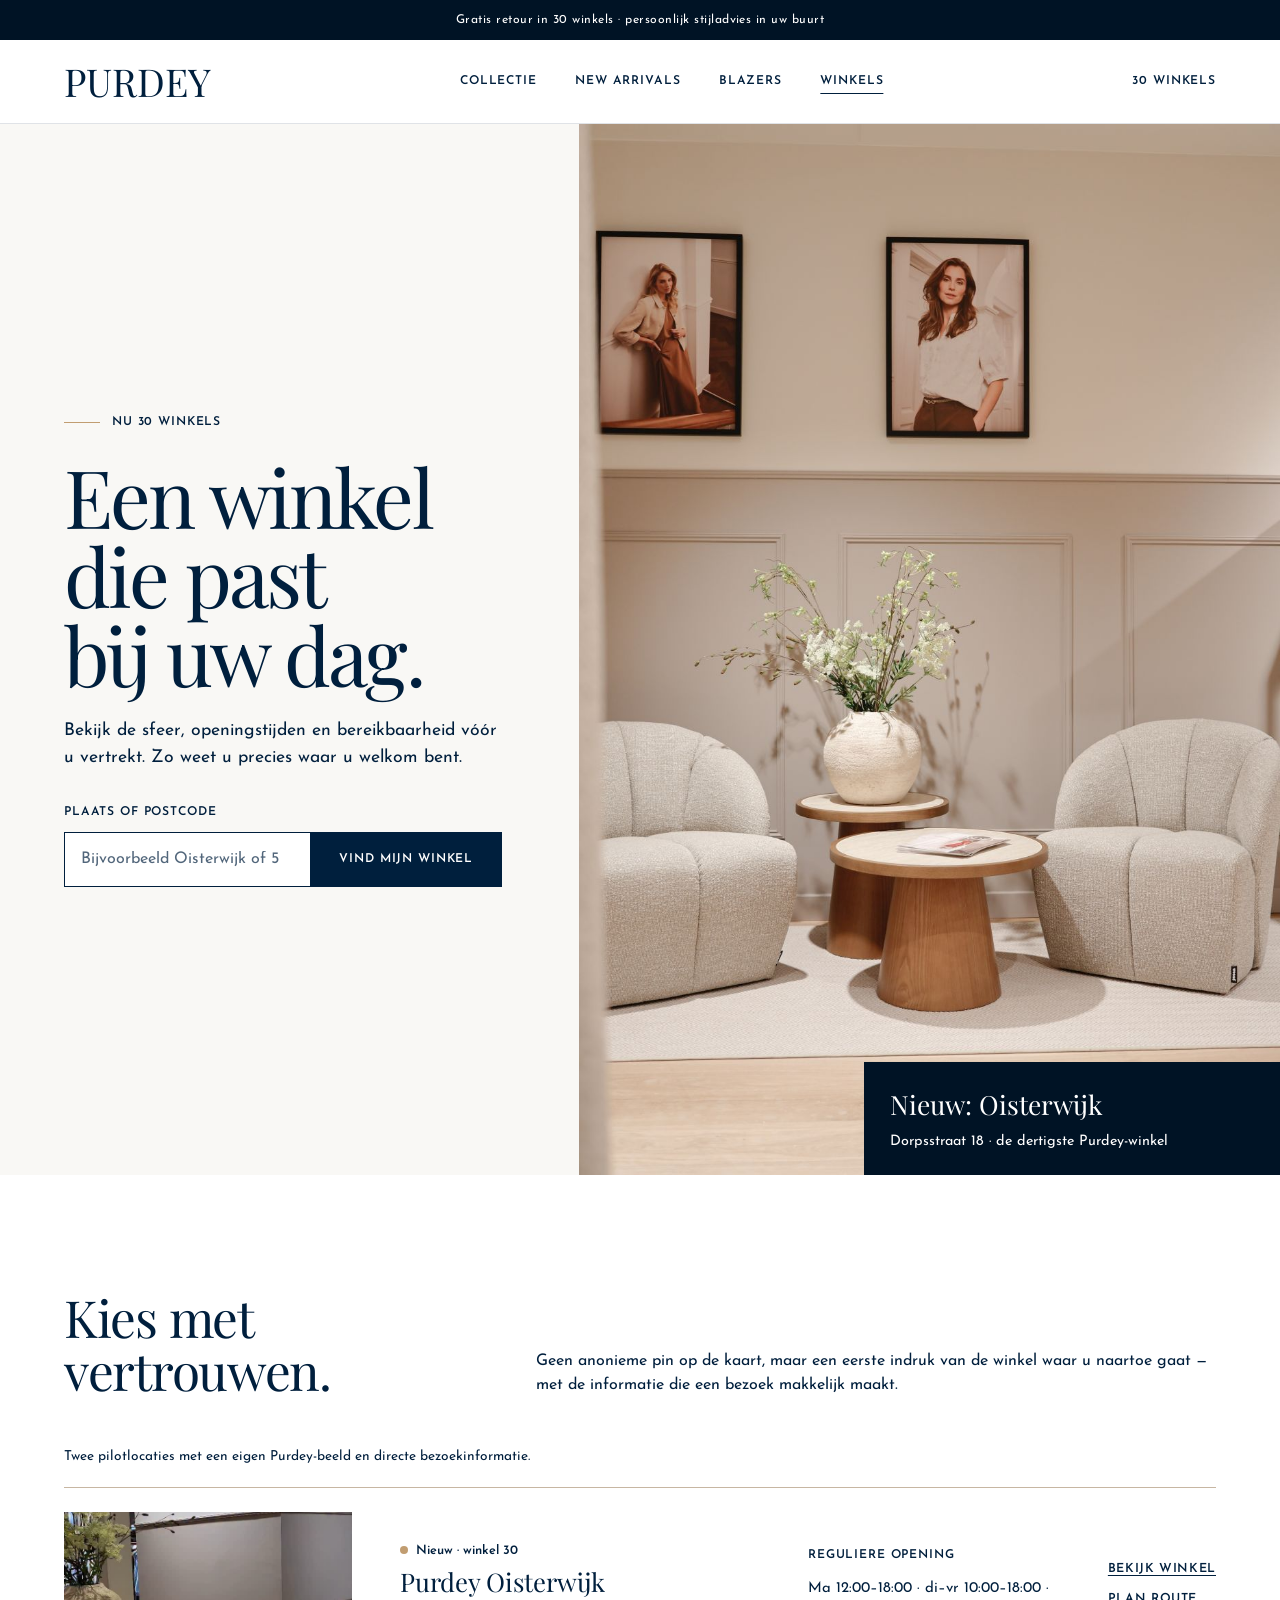
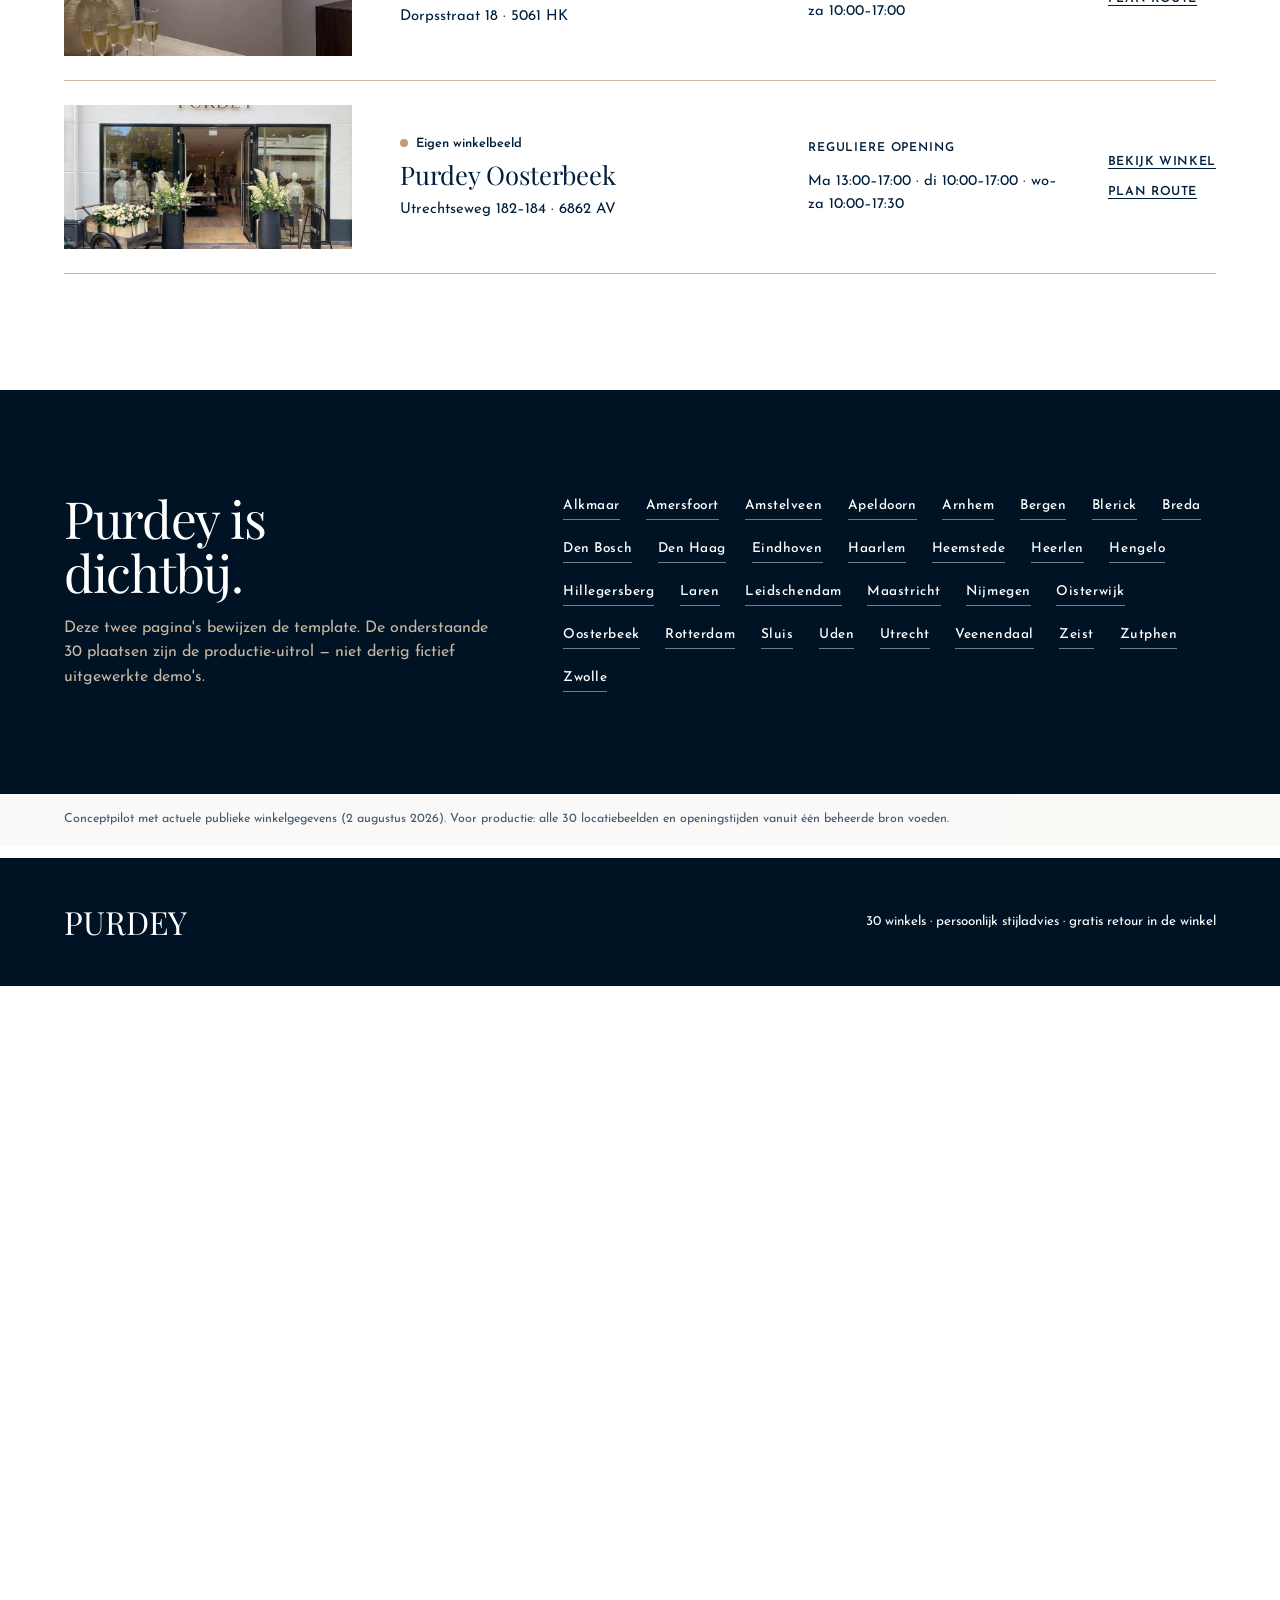
<file: demo/purdey/index.html>
<!doctype html>
<html lang="nl">
  <head>
    <meta charset="utf-8" />
    <meta name="viewport" content="width=device-width, initial-scale=1" />
    <meta name="robots" content="noindex, nofollow, noarchive" />
    <meta http-equiv="refresh" content="0; url=store/locator.html" />
    <title>Purdey conceptdemo door Yomi</title>
  </head>
  <body>
    <p><a href="store/locator.html">Open de Purdey-conceptdemo</a></p>
  </body>
</html>
</file>
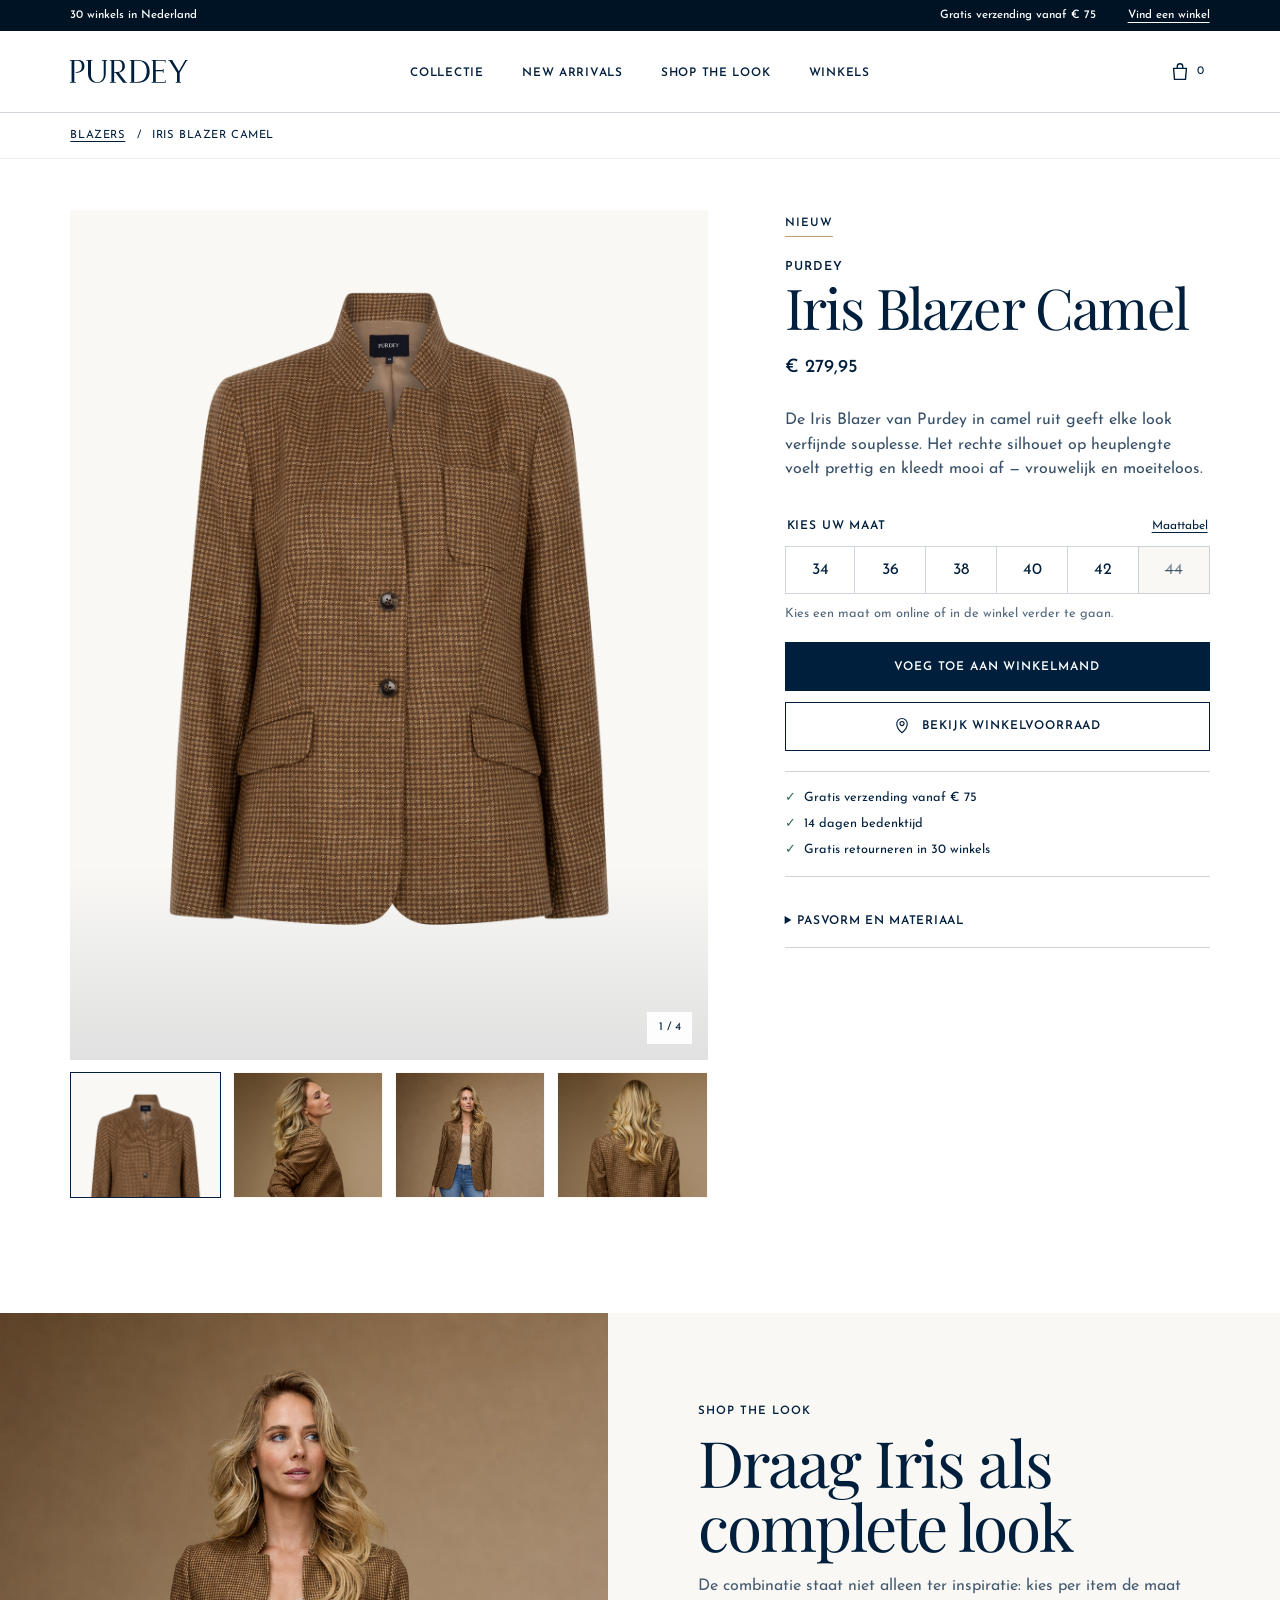
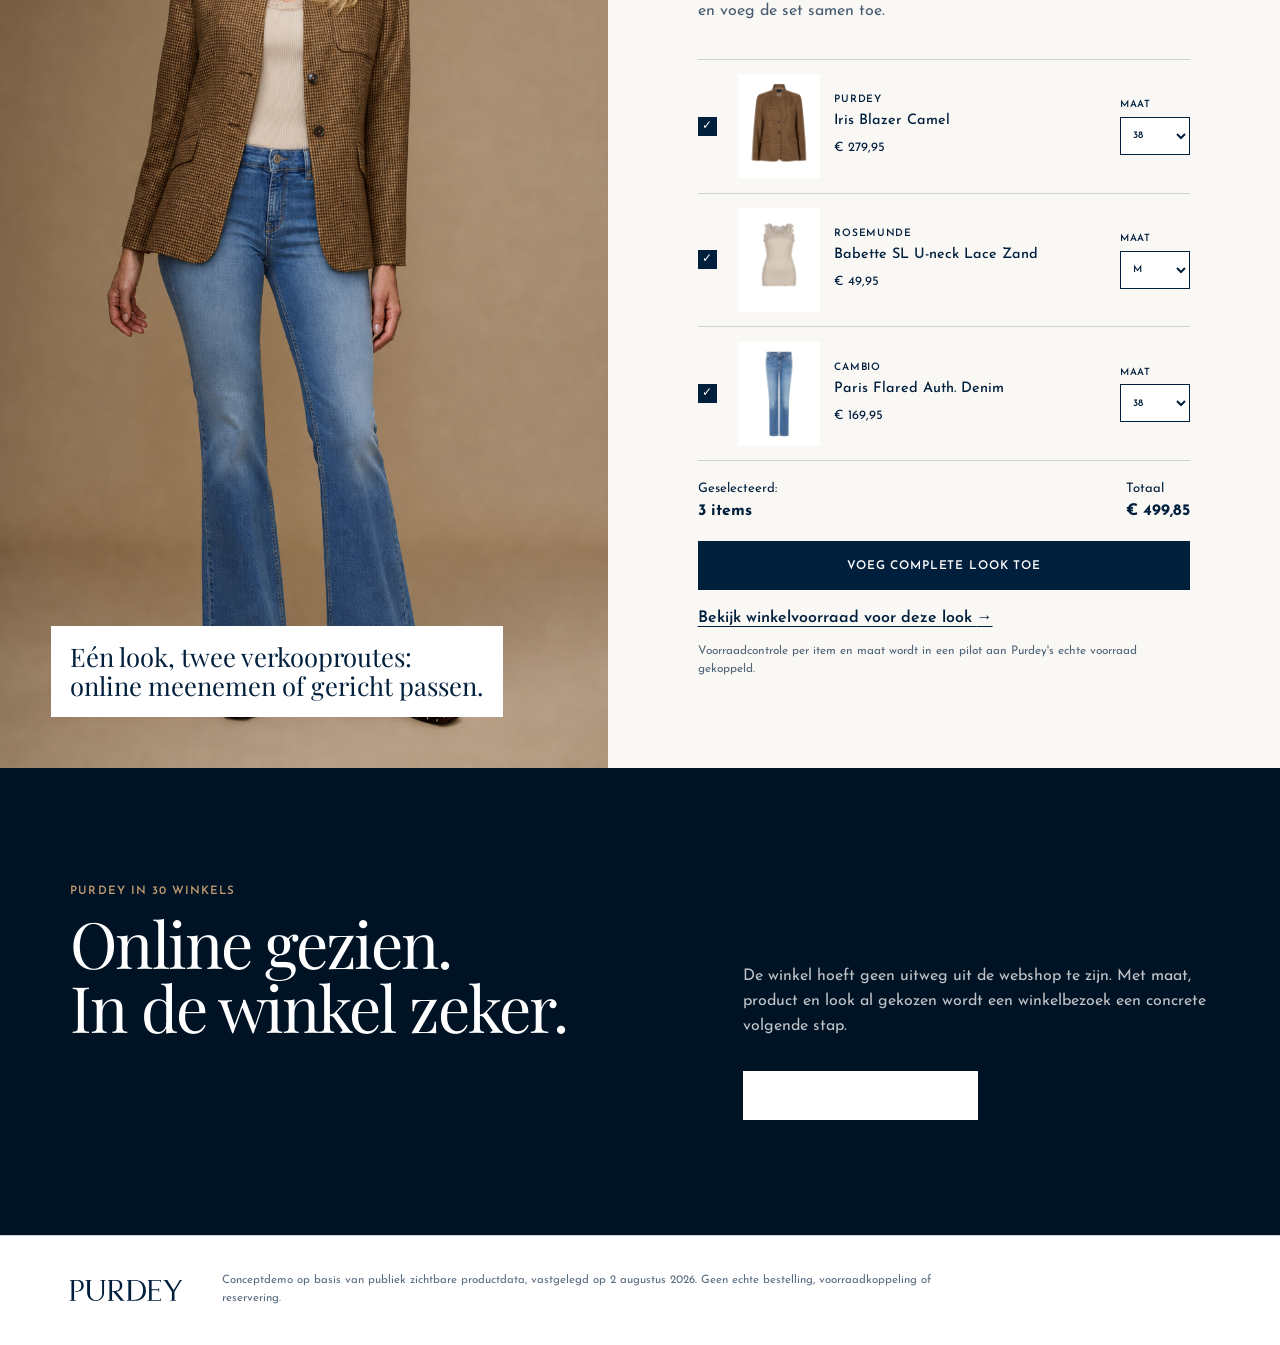
<file: demo/purdey/blazer/index.html>
<!doctype html>
<!--
THESIS: Purdey's 30 winkels worden op de productpagina een koopargument; we weigeren de winkel als footerlink of retourclaim.
OWN-WORLD: Diep marineblauw, warm papier, scherpe rechthoeken, Playfair-koppen en Josefin-taakcopy; echte Purdey-fotografie draagt de pagina.
STORY: De klant ziet Iris, kiest haar maat, koopt online of controleert dezelfde maat lokaal, en kan de volledige look in één beweging samenstellen.
FIRST VIEWPORT: Links een beeldessay met Iris; rechts de productbeslissing met maat, winkelmand en de gelijkwaardige winkelvoorraadroute direct in beeld.
FORM: Een precies gespecificeerde, editoriële PDP met sticky besliskolom; geen concept-seed omdat de gebruiker structuur en merkwereld al vastlegde.
-->
<html lang="nl">
<head>
  <meta charset="utf-8">
  <meta name="viewport" content="width=device-width, initial-scale=1">
  <meta name="robots" content="noindex, nofollow, noarchive">
  <meta name="description" content="Werkend Purdey PDP-prototype: Iris Blazer Camel online kopen, winkelvoorraad bekijken of als complete look passen.">
  <title>Iris Blazer Camel — Purdey prototype</title>
  <link rel="preconnect" href="https://fonts.googleapis.com">
  <link rel="preconnect" href="https://fonts.gstatic.com" crossorigin>
  <link href="https://fonts.googleapis.com/css2?family=Josefin+Sans:wght@300;400;500;600&family=Playfair+Display:wght@400;500&display=swap" rel="stylesheet">
  <link rel="stylesheet" href="styles.css">
</head>
<body>
  <a class="skip-link" href="#product">Meteen naar het product</a>

  <header class="site-header">
    <div class="service-strip" aria-label="Purdey service">
      <span>30 winkels in Nederland</span>
      <span>Gratis verzending vanaf € 75</span>
      <a href="https://www.purdey.nl/pages/store-locator" target="_blank" rel="noreferrer">Vind een winkel</a>
    </div>
    <div class="nav-shell">
      <a class="brand" href="https://www.purdey.nl/" aria-label="Purdey home" target="_blank" rel="noreferrer">
        <img src="assets/logo.svg" alt="Purdey">
      </a>
      <nav class="main-nav" aria-label="Hoofdnavigatie">
        <a href="https://www.purdey.nl/collections/shop-all" target="_blank" rel="noreferrer">Collectie</a>
        <a href="https://www.purdey.nl/collections/new-arrivals" target="_blank" rel="noreferrer">New arrivals</a>
        <a href="#complete-look">Shop the look</a>
        <a href="https://www.purdey.nl/pages/store-locator" target="_blank" rel="noreferrer">Winkels</a>
      </nav>
      <button class="bag-button" type="button" aria-label="Winkelmand bekijken">
        <svg aria-hidden="true" viewBox="0 0 24 24"><path d="M5 8h14l-1 12H6L5 8Zm4 0V6a3 3 0 0 1 6 0v2"/></svg>
        <span id="bag-count">0</span>
      </button>
    </div>
  </header>

  <main id="product">
    <div class="breadcrumb"><a href="https://www.purdey.nl/collections/blazers" target="_blank" rel="noreferrer">Blazers</a><span aria-hidden="true">/</span><span>Iris Blazer Camel</span></div>

    <section class="product-layout" aria-labelledby="product-title">
      <div class="gallery" aria-label="Productfoto's Iris Blazer Camel">
        <div class="gallery-stage">
          <img id="main-image" src="assets/iris-product.png" alt="Iris Blazer Camel, vooraanzicht" width="1100" height="1467">
          <span class="image-counter" id="image-counter">1 / 4</span>
        </div>
        <div class="gallery-thumbs" role="list" aria-label="Kies een productbeeld">
          <button class="thumb is-active" type="button" data-src="assets/iris-product.png" data-alt="Iris Blazer Camel, vooraanzicht" data-index="1" aria-label="Toon vooraanzicht" aria-pressed="true"><img src="assets/iris-product.png" alt=""></button>
          <button class="thumb" type="button" data-src="assets/iris-model-close.png" data-alt="Iris Blazer Camel, gedragen detail" data-index="2" aria-label="Toon gedragen detail" aria-pressed="false"><img src="assets/iris-model-close.png" alt=""></button>
          <button class="thumb" type="button" data-src="assets/iris-model-full.png" data-alt="Iris Blazer Camel, complete look" data-index="3" aria-label="Toon complete look" aria-pressed="false"><img src="assets/iris-model-full.png" alt=""></button>
          <button class="thumb" type="button" data-src="assets/iris-model-back.png" data-alt="Iris Blazer Camel, achteraanzicht" data-index="4" aria-label="Toon achteraanzicht" aria-pressed="false"><img src="assets/iris-model-back.png" alt=""></button>
        </div>
      </div>

      <div class="product-decision">
        <div class="product-heading">
          <span class="status-label">Nieuw</span>
          <p class="brand-label">Purdey</p>
          <h1 id="product-title">Iris Blazer Camel</h1>
          <p class="price">€ 279,95</p>
        </div>

        <p class="product-copy">De Iris Blazer van Purdey in camel ruit geeft elke look verfijnde souplesse. Het rechte silhouet op heuplengte voelt prettig en kleedt mooi af — vrouwelijk en moeiteloos.</p>

        <fieldset class="size-picker">
          <legend><span>Kies uw maat</span><a href="https://www.purdey.nl/products/iris-blazer-camel" target="_blank" rel="noreferrer">Maattabel</a></legend>
          <div class="size-options">
            <button type="button" data-size="34">34</button>
            <button type="button" data-size="36">36</button>
            <button type="button" data-size="38">38</button>
            <button type="button" data-size="40">40</button>
            <button type="button" data-size="42">42</button>
            <button class="is-unavailable" type="button" data-size="44" data-available="false" aria-label="Maat 44, tijdelijk niet online beschikbaar"><s>44</s></button>
          </div>
          <p class="field-message" id="size-message" aria-live="polite">Kies een maat om online of in de winkel verder te gaan.</p>
        </fieldset>

        <div class="buy-actions">
          <button class="button button-primary" id="add-product" type="button">Voeg toe aan winkelmand</button>
          <button class="button button-secondary" id="check-stock" type="button">
            <svg aria-hidden="true" viewBox="0 0 24 24"><path d="M12 21s7-5.4 7-12a7 7 0 1 0-14 0c0 6.6 7 12 7 12Zm0-9.5A2.5 2.5 0 1 1 12 6a2.5 2.5 0 0 1 0 5.5Z"/></svg>
            Bekijk winkelvoorraad
          </button>
        </div>

        <section class="availability-panel" id="availability-panel" aria-labelledby="availability-title" hidden>
          <p class="demo-label">Online tijdelijk niet beschikbaar · demo</p>
          <h2 id="availability-title">Maat <span id="availability-size">44</span> weer op voorraad?</h2>
          <p>Ontvang één bericht zodra deze maat online terug is. Liever niet wachten? Bekijk de winkelvoorraad of een vergelijkbare blazer.</p>
          <form class="restock-form" id="restock-form" novalidate>
            <label for="restock-email">E-mailadres</label>
            <div class="notify-action">
              <input id="restock-email" name="email" type="email" autocomplete="email" placeholder="naam@voorbeeld.nl" required>
              <button class="button button-primary" type="submit">Mail mij</button>
            </div>
            <p class="form-message" id="restock-message" aria-live="polite">Conceptdemo: het e-mailadres wordt niet opgeslagen of verzonden.</p>
          </form>
          <div class="availability-actions">
            <button class="text-link" id="check-unavailable-stock" type="button">Bekijk maat <span id="unavailable-stock-size">44</span> in winkels</button>
            <a class="text-link" href="https://www.purdey.nl/collections/blazers" target="_blank" rel="noreferrer">Bekijk vergelijkbare blazers</a>
          </div>
        </section>

        <ul class="assurances" aria-label="Bestelservice">
          <li>Gratis verzending vanaf € 75</li>
          <li>14 dagen bedenktijd</li>
          <li>Gratis retourneren in 30 winkels</li>
        </ul>

        <section class="stock-panel" id="stock-panel" aria-labelledby="stock-title" hidden>
          <div class="stock-heading">
            <div>
              <p class="demo-label">Voorbeeldvoorraad · demo</p>
              <h2 id="stock-title">Waar kunt u maat <span id="stock-size">—</span> passen?</h2>
            </div>
            <button class="text-button" id="close-stock" type="button">Sluiten</button>
          </div>
          <form class="location-form" id="location-form">
            <label for="postcode">Uw postcode of plaats</label>
            <div class="field-action">
              <input id="postcode" name="postcode" type="search" value="5061 HK" autocomplete="postal-code">
              <button type="submit">Zoek</button>
            </div>
          </form>
          <div class="store-results" id="store-results">
            <article class="store-result is-nearest">
              <div>
                <p class="store-name">Purdey Oisterwijk</p>
                <p>Dorpsstraat 18 · zondag 12:00–17:00 (1e zondag)</p>
              </div>
              <div class="stock-status"><span aria-hidden="true"></span>Op voorraad <small>demo</small></div>
              <button class="visit-button" type="button" data-store="Oisterwijk">Kom Iris hier passen</button>
            </article>
            <article class="store-result">
              <div>
                <p class="store-name">Purdey Den Bosch</p>
                <p>Bekijk winkel voor adres en openingstijden</p>
              </div>
              <div class="stock-status stock-low"><span aria-hidden="true"></span>Beperkt <small>demo</small></div>
              <button class="visit-button" type="button" data-store="Den Bosch">Bekijk deze winkel</button>
            </article>
          </div>
          <p class="stock-disclaimer">Dit prototype gebruikt voorbeeldvoorraad. Er wordt niets automatisch gereserveerd; de winkel bevestigt de actuele beschikbaarheid.</p>
        </section>

        <section class="visit-panel" id="visit-panel" aria-live="polite" hidden>
          <p class="visit-kicker">Uw pasbezoek voorbereid</p>
          <h2>Iris in maat <span id="visit-size">—</span> · <span id="visit-store">Oisterwijk</span></h2>
          <p>Neem de gekozen maat mee naar de winkelpagina en bel desgewenst vooraf. Zo blijft de belofte netjes: wel een gerichte winkelintentie, geen fictieve reservering.</p>
          <div class="visit-actions">
            <a class="button button-primary" href="https://www.purdey.nl/pages/purdey-winkel-oisterwijk" target="_blank" rel="noreferrer">Bekijk winkel en route</a>
            <a class="button button-secondary" href="tel:+31132032957">Bel Oisterwijk</a>
          </div>
        </section>

        <details class="product-details">
          <summary>Pasvorm en materiaal</summary>
          <p>Recht silhouet op heuplengte, lange mouwen, kraag, knoopsluiting en paspelzakken. Raadpleeg de actuele Purdey-PDP voor volledige samenstelling en producttransparantie.</p>
        </details>
      </div>
    </section>

    <section class="look-section" id="complete-look" aria-labelledby="look-title">
      <div class="look-visual">
        <img src="assets/iris-model-full.png" alt="Iris Blazer Camel als complete look met top en jeans" width="1000" height="1500">
        <p class="look-caption">Eén look, twee verkooproutes:<br>online meenemen of gericht passen.</p>
      </div>
      <div class="look-builder">
        <p class="section-kicker">Shop the look</p>
        <h2 id="look-title">Draag Iris als complete look</h2>
        <p class="look-intro">De combinatie staat niet alleen ter inspiratie: kies per item de maat en voeg de set samen toe.</p>

        <div class="look-items">
          <article class="look-item" data-price="279.95">
            <label class="item-check"><input type="checkbox" checked aria-label="Iris Blazer Camel meenemen"><span></span></label>
            <img src="assets/iris-product.png" alt="Iris Blazer Camel">
            <div class="look-item-copy"><p>Purdey</p><h3>Iris Blazer Camel</h3><span>€ 279,95</span></div>
            <label class="compact-size">Maat<select aria-label="Maat Iris Blazer Camel"><option>34</option><option>36</option><option selected>38</option><option>40</option><option>42</option><option>44</option></select></label>
          </article>
          <article class="look-item" data-price="49.95">
            <label class="item-check"><input type="checkbox" checked aria-label="Babette top meenemen"><span></span></label>
            <img src="assets/look-top.png" alt="Babette SL U-neck Lace Zand">
            <div class="look-item-copy"><p>Rosemunde</p><h3>Babette SL U-neck Lace Zand</h3><span>€ 49,95</span></div>
            <label class="compact-size">Maat<select aria-label="Maat Babette top"><option>XS</option><option>S</option><option selected>M</option><option>L</option><option>XL</option></select></label>
          </article>
          <article class="look-item" data-price="169.95">
            <label class="item-check"><input type="checkbox" checked aria-label="Paris jeans meenemen"><span></span></label>
            <img src="assets/look-jeans.png" alt="Paris Flared Auth. Denim Blauw Wash">
            <div class="look-item-copy"><p>Cambio</p><h3>Paris Flared Auth. Denim</h3><span>€ 169,95</span></div>
            <label class="compact-size">Maat<select aria-label="Maat Paris jeans"><option>34</option><option>36</option><option selected>38</option><option>40</option><option>42</option><option>44</option></select></label>
          </article>
        </div>

        <div class="look-total">
          <span>Geselecteerd: <strong id="selected-count">3 items</strong></span>
          <span>Totaal <strong id="look-total">€ 499,85</strong></span>
        </div>
        <button class="button button-primary look-add" id="add-look" type="button">Voeg complete look toe</button>
        <button class="text-link" id="look-stock" type="button">Bekijk winkelvoorraad voor deze look <span aria-hidden="true">→</span></button>
        <p class="look-note" id="look-note" aria-live="polite">Voorraadcontrole per item en maat wordt in een pilot aan Purdey's echte voorraad gekoppeld.</p>
      </div>
    </section>

    <section class="service-close" aria-labelledby="service-title">
      <div>
        <p class="section-kicker">Purdey in 30 winkels</p>
        <h2 id="service-title">Online gezien.<br>In de winkel zeker.</h2>
      </div>
      <p>De winkel hoeft geen uitweg uit de webshop te zijn. Met maat, product en look al gekozen wordt een winkelbezoek een concrete volgende stap.</p>
      <a class="button button-secondary light-button" href="https://www.purdey.nl/pages/store-locator" target="_blank" rel="noreferrer">Vind uw Purdey-winkel</a>
    </section>
  </main>

  <div class="toast" id="toast" role="status" aria-live="polite" hidden>
    <span id="toast-message"></span>
    <button type="button" id="close-toast" aria-label="Melding sluiten">×</button>
  </div>

  <footer class="site-footer">
    <img src="assets/logo.svg" alt="Purdey">
    <p>Conceptdemo op basis van publiek zichtbare productdata, vastgelegd op 2 augustus 2026. Geen echte bestelling, voorraadkoppeling of reservering.</p>
  </footer>

  <script src="app.js"></script>
</body>
</html>
</file>
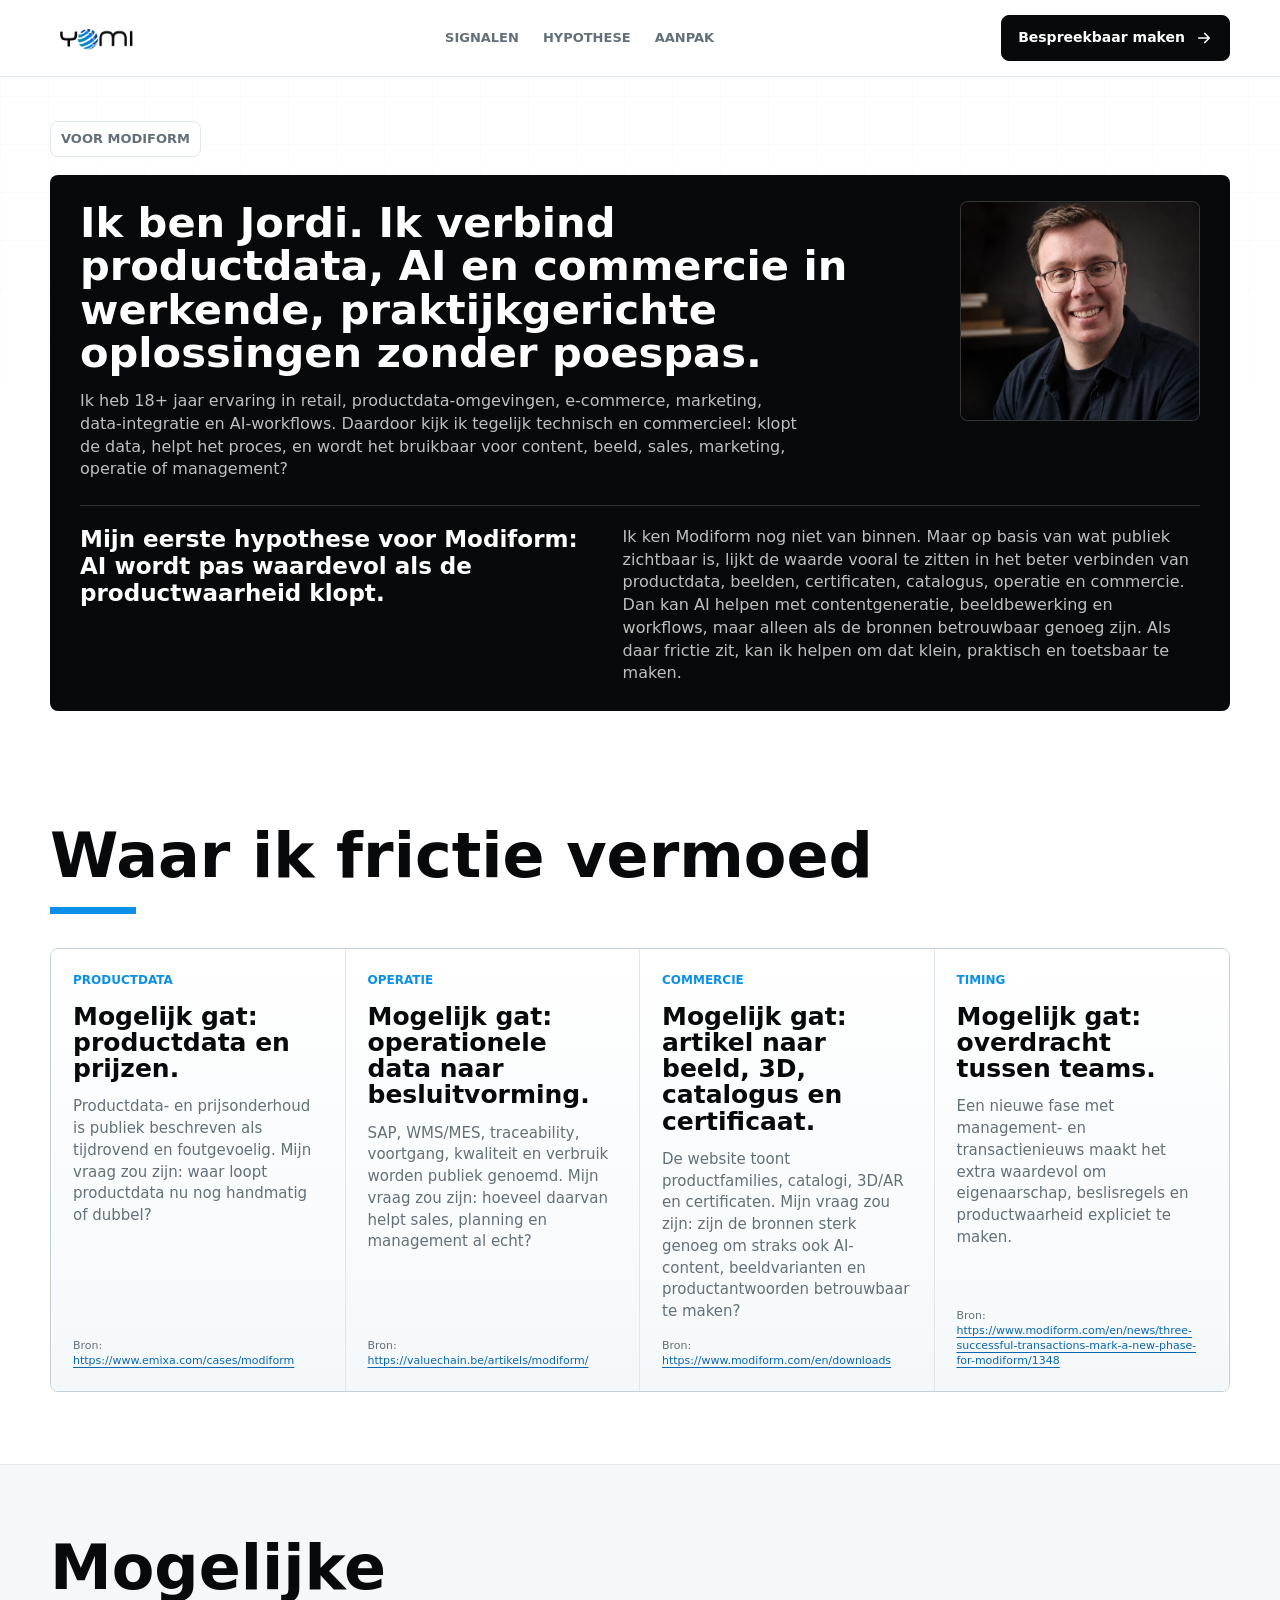
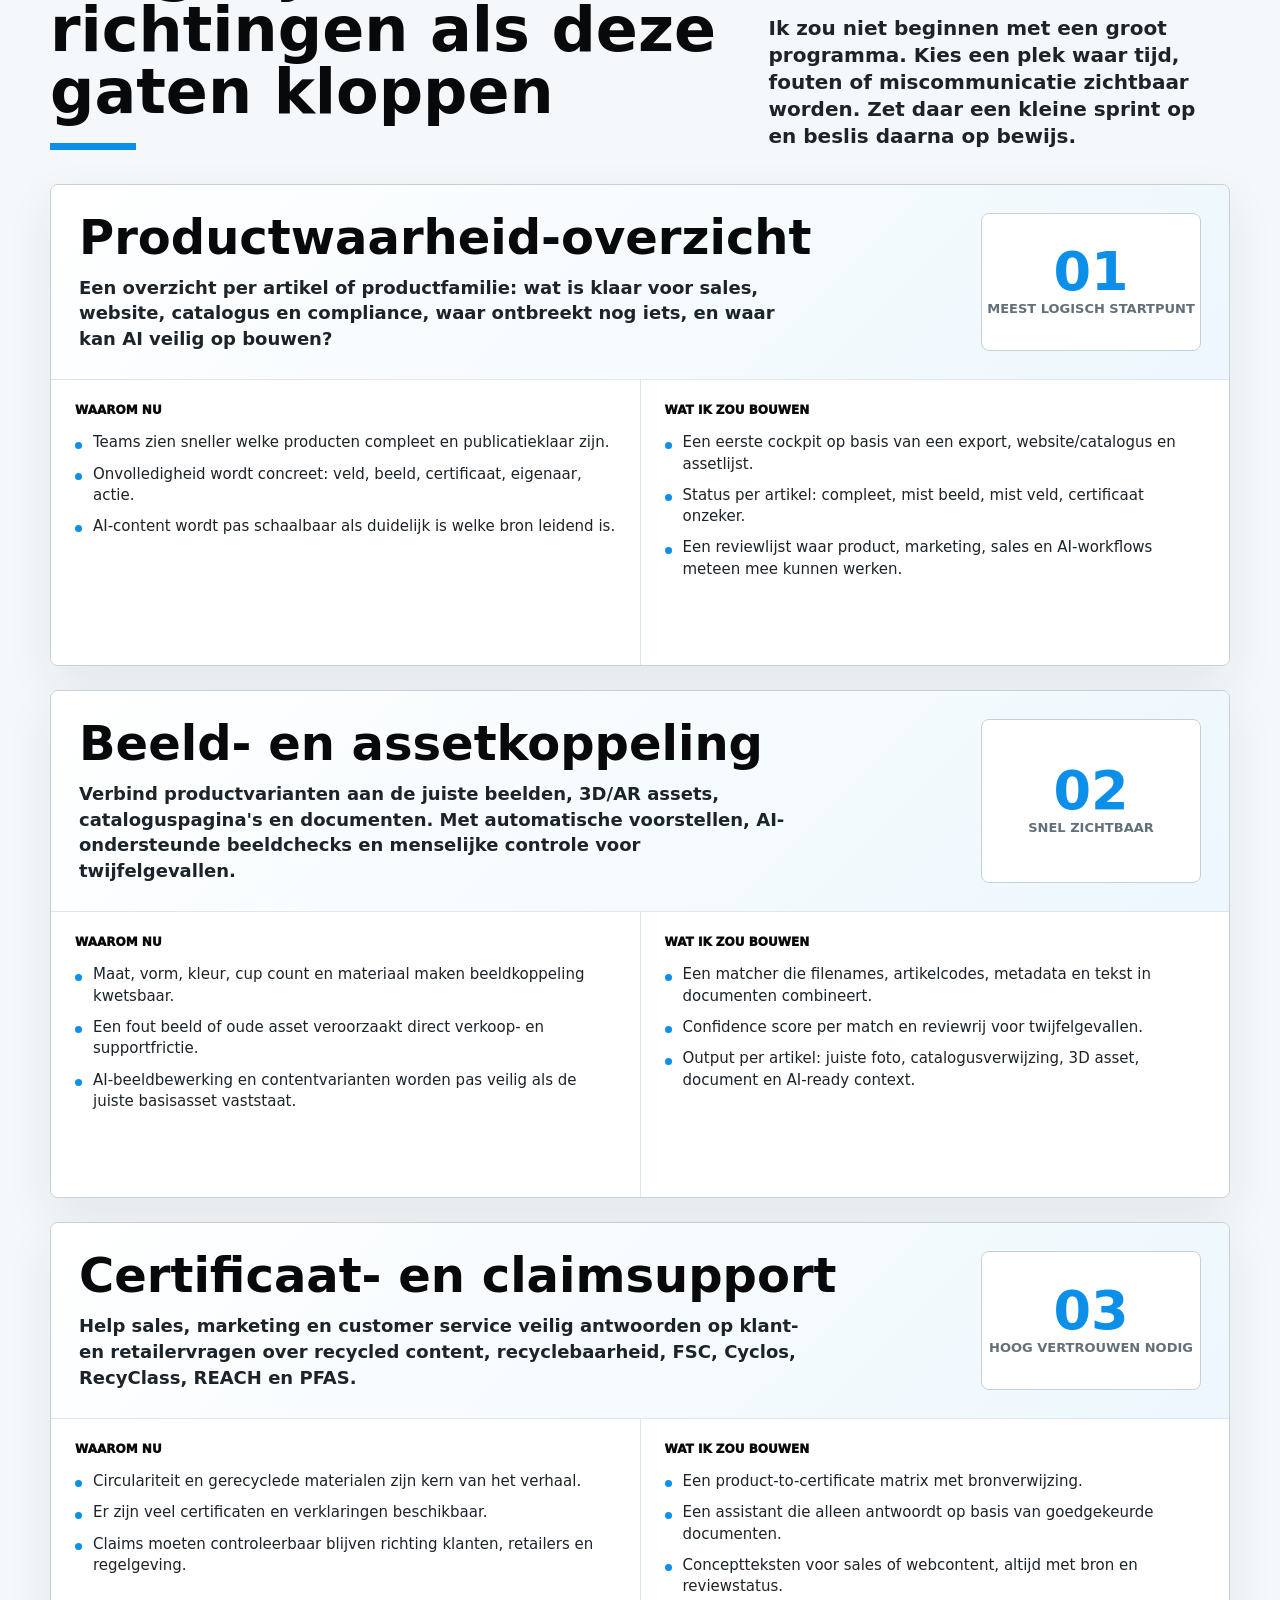
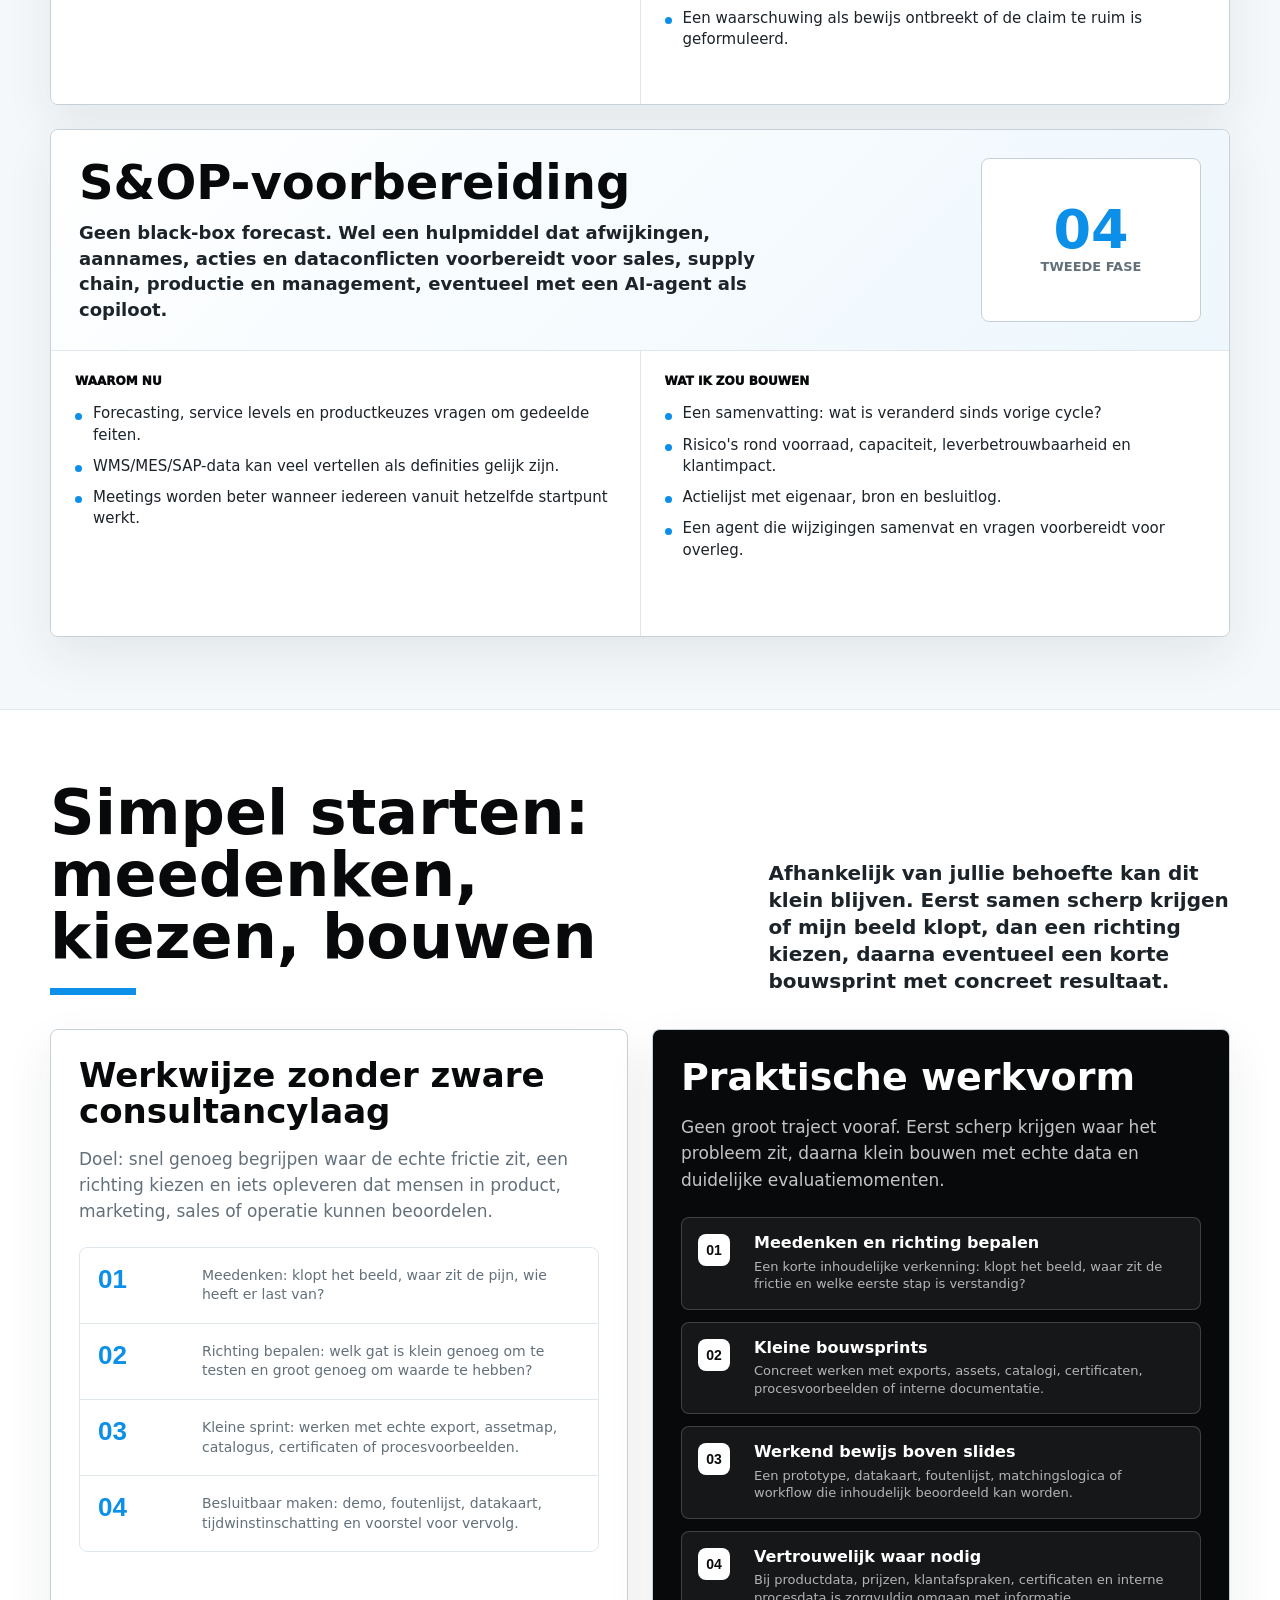
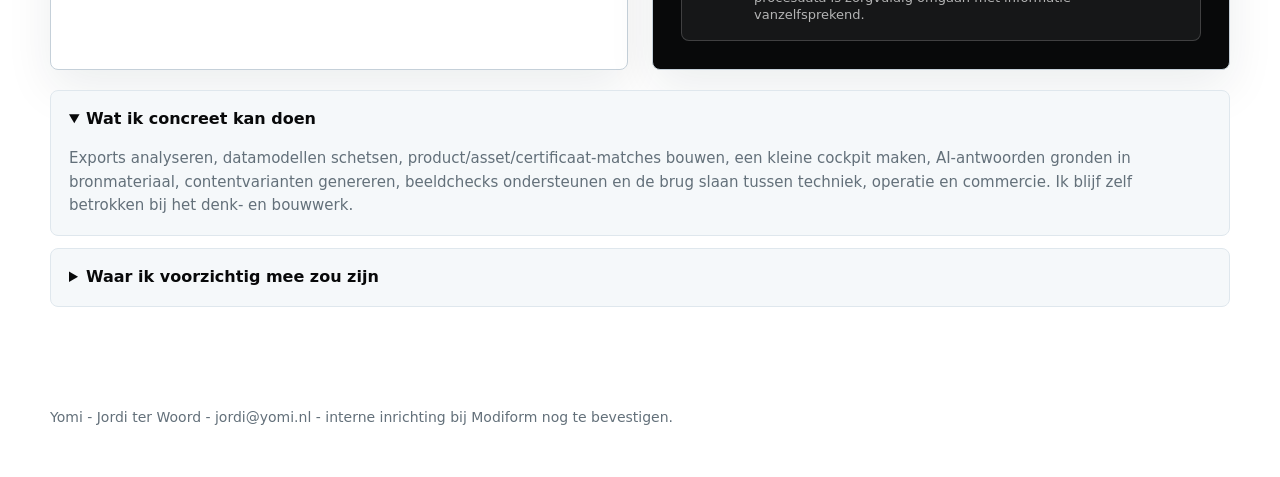
<file: modiform.html>
<!doctype html>
<html lang="nl">

<head>
  <meta charset="utf-8" />
  <meta name="viewport" content="width=device-width, initial-scale=1" />
  <meta name="robots" content="noindex, nofollow" />
  <title>Modiform praktische data- en AI-scan - Yomi</title>
  <meta name="description"
    content="Praktische presentatie voor Modiform: hoe productdata, assets, certificaten en AI kunnen helpen om sneller en betrouwbaarder te werken." />
  <link rel="canonical" href="https://yomi.nl/modiform.html" />
  <meta property="og:title" content="Modiform praktische data- en AI-scan - Yomi" />
  <meta property="og:description"
    content="Een concrete scan naar productdata, asset-koppeling en AI/automation die tijd bespaart zonder groot bureau- of lang traject." />
  <meta property="og:image" content="https://yomi.nl/logos/yomi-logo.png" />
  <link rel="icon" href="./logos/yomi-logo.png" />
  <style>
    :root {
      --bg: #ffffff;
      --ink: #08090a;
      --text: #1c2329;
      --muted: #63707a;
      --line: #dfe7ed;
      --line-strong: #c5d0d9;
      --surface: #f5f8fa;
      --surface-2: #ecf3f7;
      --blue: #0c8fe8;
      --blue-deep: #0967b3;
      --green: #139a43;
      --orange: #f07818;
      --white: #ffffff;
      --max: 1180px;
      --radius: 8px;
      --shadow: 0 18px 48px rgba(18, 33, 46, 0.08);
    }

    *,
    *::before,
    *::after {
      box-sizing: border-box;
    }

    html {
      scroll-behavior: smooth;
      -webkit-text-size-adjust: 100%;
    }

    body {
      margin: 0;
      color: var(--text);
      background: var(--bg);
      font-family: Inter, system-ui, -apple-system, BlinkMacSystemFont, "Segoe UI", sans-serif;
      font-size: 16px;
      line-height: 1.55;
      letter-spacing: 0;
      -webkit-font-smoothing: antialiased;
      text-rendering: optimizeLegibility;
    }

    body::before {
      content: "";
      position: fixed;
      inset: 0;
      z-index: -1;
      pointer-events: none;
      background:
        linear-gradient(rgba(8, 9, 10, 0.035) 1px, transparent 1px),
        linear-gradient(90deg, rgba(8, 9, 10, 0.035) 1px, transparent 1px);
      background-size: 48px 48px;
      mask-image: linear-gradient(to bottom, rgba(0, 0, 0, 0.55), transparent 560px);
    }

    h1,
    h2,
    h3,
    h4,
    p {
      margin: 0;
    }

    h1,
    h2,
    h3,
    h4 {
      color: var(--ink);
      font-family: Archivo, Inter, system-ui, sans-serif;
      font-weight: 900;
      line-height: 1;
      letter-spacing: 0;
    }

    a {
      color: inherit;
      text-underline-offset: 3px;
    }

    button {
      font: inherit;
      letter-spacing: 0;
    }

    .wrap {
      width: min(var(--max), calc(100% - 48px));
      margin: 0 auto;
    }

    .skip {
      position: absolute;
      left: 16px;
      top: -80px;
      z-index: 10;
      padding: 10px 14px;
      color: var(--white);
      background: var(--ink);
    }

    .skip:focus {
      top: 16px;
    }

    .site-header {
      position: sticky;
      top: 0;
      z-index: 5;
      border-bottom: 1px solid rgba(223, 231, 237, 0.92);
      background: rgba(255, 255, 255, 0.92);
      backdrop-filter: blur(18px);
    }

    .nav {
      display: flex;
      align-items: center;
      justify-content: space-between;
      min-height: 76px;
      gap: 22px;
    }

    .brand {
      display: inline-flex;
      align-items: center;
      min-width: 108px;
    }

    .brand img {
      width: 96px;
      height: auto;
      display: block;
    }

    .nav-links {
      display: flex;
      align-items: center;
      gap: 24px;
      color: var(--muted);
      font-size: 13px;
      font-weight: 800;
      text-transform: uppercase;
    }

    .nav-links a {
      text-decoration: none;
    }

    .nav-links a:hover {
      color: var(--ink);
    }

    .btn,
    .print-btn,
    .lane-tab {
      display: inline-flex;
      align-items: center;
      justify-content: center;
      gap: 10px;
      min-height: 46px;
      border: 1px solid var(--ink);
      border-radius: var(--radius);
      padding: 0 16px;
      color: var(--ink);
      background: var(--white);
      font-size: 14px;
      font-weight: 850;
      text-decoration: none;
      cursor: pointer;
    }

    .btn-primary,
    .print-btn {
      color: var(--white);
      background: var(--ink);
    }

    .btn svg,
    .print-btn svg {
      width: 18px;
      height: 18px;
      flex: 0 0 18px;
    }

    .hero {
      padding: 44px 0 42px;
    }

    .hero-grid {
      display: grid;
      grid-template-columns: minmax(0, 1fr);
      gap: 34px;
      align-items: stretch;
    }

    .hero-copy {
      display: grid;
      align-content: center;
      gap: 18px;
      min-height: auto;
    }

    .meta-line {
      display: flex;
      flex-wrap: wrap;
      gap: 10px;
      color: var(--muted);
      font-size: 13px;
      font-weight: 800;
      text-transform: uppercase;
    }

    .meta-line span {
      padding: 7px 10px;
      border: 1px solid var(--line);
      border-radius: var(--radius);
      background: var(--white);
    }

    h1 {
      max-width: 760px;
      font-size: clamp(46px, 5.8vw, 76px);
      letter-spacing: 0;
    }

    h1 span {
      color: var(--blue);
    }

    .hero-lede {
      max-width: 720px;
      color: var(--text);
      font-size: clamp(19px, 2vw, 24px);
      line-height: 1.3;
      font-weight: 650;
    }

    .hero-statement {
      max-width: 820px;
      color: var(--ink);
      font-family: Archivo, Inter, system-ui, sans-serif;
      font-size: clamp(42px, 5.2vw, 72px);
      font-weight: 900;
      line-height: 1.02;
    }

    .hero-hypothesis {
      max-width: 760px;
      color: var(--ink);
      font-size: clamp(22px, 2.4vw, 30px);
      line-height: 1.22;
      font-weight: 850;
    }

    .actions {
      display: flex;
      flex-wrap: wrap;
      gap: 12px;
    }

    .signal {
      display: grid;
      grid-template-columns: 48px 1fr;
      gap: 14px;
      padding: 20px;
      border-bottom: 1px solid var(--line);
    }

    .signal:last-child {
      border-bottom: 0;
    }

    .signal-no {
      color: var(--blue);
      font-family: Archivo, Inter, sans-serif;
      font-size: 21px;
      font-weight: 900;
    }

    .signal strong {
      display: block;
      color: var(--ink);
      font-size: 15px;
      line-height: 1.2;
    }

    .signal span {
      display: block;
      margin-top: 6px;
      color: var(--muted);
      font-size: 14px;
      line-height: 1.35;
    }

    section {
      padding: 72px 0;
    }

    .section-head {
      display: grid;
      grid-template-columns: minmax(0, 0.95fr) minmax(280px, 0.65fr);
      gap: 44px;
      align-items: end;
      margin-bottom: 34px;
    }

    .section-head h2 {
      max-width: 780px;
      font-size: clamp(36px, 5vw, 62px);
    }

    .section-head p {
      color: var(--text);
      font-size: 20px;
      line-height: 1.35;
      font-weight: 620;
    }

    .section-head-wide {
      display: block;
    }

    .section-head-wide h2 {
      max-width: none;
    }

    .blue-line {
      width: 86px;
      height: 7px;
      margin-top: 20px;
      background: var(--blue);
    }

    .evidence-grid {
      display: grid;
      grid-template-columns: repeat(4, minmax(0, 1fr));
      border: 1px solid var(--line-strong);
      border-radius: var(--radius);
      overflow: hidden;
      background: var(--white);
    }

    .evidence {
      display: flex;
      flex-direction: column;
      min-height: 210px;
      padding: 22px;
      border-right: 1px solid var(--line);
      background: linear-gradient(180deg, #fff, var(--surface));
    }

    .evidence:last-child {
      border-right: 0;
    }

    .evidence small {
      display: block;
      color: var(--blue);
      font-size: 12px;
      font-weight: 900;
      text-transform: uppercase;
    }

    .evidence h3 {
      margin-top: 14px;
      font-size: 25px;
      line-height: 1.05;
    }

    .evidence p {
      margin-top: 14px;
      color: var(--muted);
      font-size: 15px;
      line-height: 1.45;
    }

    .evidence-source {
      display: block;
      margin-top: auto;
      padding-top: 16px;
      color: var(--muted);
      font-size: 11px;
      line-height: 1.35;
      word-break: break-word;
    }

    .evidence-source a {
      color: var(--blue-deep);
    }

    .lens {
      background: var(--surface);
      border-block: 1px solid var(--line);
    }

    .lane-panel {
      display: block;
      margin-bottom: 24px;
      border: 1px solid var(--line-strong);
      border-radius: var(--radius);
      background: var(--white);
      box-shadow: var(--shadow);
      overflow: hidden;
    }

    .lane-panel:last-child {
      margin-bottom: 0;
    }

    .panel-head {
      display: grid;
      grid-template-columns: minmax(0, 1fr) 220px;
      gap: 24px;
      padding: 28px;
      border-bottom: 1px solid var(--line);
      background: linear-gradient(135deg, #ffffff, #edf7fd);
    }

    .panel-head h3 {
      font-size: clamp(30px, 4vw, 48px);
    }

    .panel-head p {
      margin-top: 14px;
      max-width: 720px;
      font-size: 18px;
      line-height: 1.42;
      font-weight: 620;
    }

    .panel-score {
      align-self: stretch;
      display: grid;
      align-content: center;
      justify-items: center;
      border: 1px solid var(--line-strong);
      border-radius: var(--radius);
      background: var(--white);
      color: var(--muted);
      text-align: center;
      font-size: 13px;
      font-weight: 800;
      text-transform: uppercase;
    }

    .panel-score strong {
      display: block;
      color: var(--blue);
      font-size: 54px;
      line-height: 1;
    }

    .panel-body {
      display: grid;
      grid-template-columns: repeat(2, minmax(0, 1fr));
      gap: 1px;
      background: var(--line);
    }

    .panel-col {
      min-height: 285px;
      padding: 24px;
      background: var(--white);
    }

    .panel-col h4,
    .mini-title {
      color: var(--ink);
      font-size: 12px;
      font-weight: 950;
      text-transform: uppercase;
    }

    .panel-col ul {
      display: grid;
      gap: 10px;
      margin: 16px 0 0;
      padding: 0;
      list-style: none;
    }

    .panel-col li {
      position: relative;
      padding-left: 18px;
      color: var(--text);
      font-size: 15px;
      line-height: 1.42;
    }

    .panel-col li::before {
      content: "";
      position: absolute;
      left: 0;
      top: 0.62em;
      width: 7px;
      height: 7px;
      border-radius: 50%;
      background: var(--blue);
    }

    .approach-grid {
      display: grid;
      grid-template-columns: 1fr 1fr;
      gap: 24px;
    }

    .approach-card,
    .print-card {
      border: 1px solid var(--line-strong);
      border-radius: var(--radius);
      background: var(--white);
      box-shadow: var(--shadow);
      overflow: hidden;
    }

    .approach-card {
      padding: 28px;
    }

    .approach-card h3 {
      font-size: 34px;
      line-height: 1.05;
    }

    .approach-card p {
      margin-top: 16px;
      color: var(--muted);
      font-size: 17px;
    }

    .steps {
      display: grid;
      margin-top: 22px;
      border: 1px solid var(--line);
      border-radius: var(--radius);
      overflow: hidden;
    }

    .step {
      display: grid;
      grid-template-columns: 86px 1fr;
      gap: 18px;
      padding: 18px;
      border-bottom: 1px solid var(--line);
    }

    .step:last-child {
      border-bottom: 0;
    }

    .step strong {
      color: var(--blue);
      font-family: Archivo, Inter, sans-serif;
      font-size: 26px;
      line-height: 1;
    }

    .step span {
      display: block;
      color: var(--muted);
      font-size: 14px;
      line-height: 1.4;
    }

    .availability-list {
      display: grid;
      gap: 12px;
      margin-top: 24px;
    }

    .availability-item {
      display: grid;
      grid-template-columns: 42px 1fr;
      gap: 14px;
      align-items: start;
      padding: 16px;
      border: 1px solid rgba(255, 255, 255, 0.18);
      border-radius: var(--radius);
      background: rgba(255, 255, 255, 0.06);
    }

    .availability-item b {
      display: grid;
      place-items: center;
      width: 32px;
      height: 32px;
      border-radius: var(--radius);
      color: var(--ink);
      background: var(--white);
      font-family: Archivo, Inter, sans-serif;
      font-size: 14px;
      line-height: 1;
    }

    .availability-item strong {
      display: block;
      color: var(--white);
      font-size: 16px;
      line-height: 1.15;
    }

    .availability-item span {
      display: block;
      margin-top: 5px;
      color: rgba(255, 255, 255, 0.68);
      font-size: 13px;
      line-height: 1.35;
    }

    .help-list {
      display: grid;
      gap: 12px;
      margin-top: 20px;
    }

    details {
      border: 1px solid var(--line);
      border-radius: var(--radius);
      background: var(--surface);
      overflow: hidden;
    }

    summary {
      cursor: pointer;
      padding: 16px 18px;
      color: var(--ink);
      font-weight: 850;
    }

    details p {
      padding: 0 18px 18px;
      color: var(--muted);
      font-size: 15px;
    }

    .print-card {
      display: grid;
      align-content: space-between;
      min-height: 100%;
      padding: 28px;
      color: var(--white);
      background: var(--ink);
    }

    .print-card h3 {
      color: var(--white);
      font-size: 38px;
      line-height: 1.05;
    }

    .print-card p {
      margin-top: 16px;
      color: rgba(255, 255, 255, 0.76);
      font-size: 17px;
    }

    .print-card .print-btn {
      margin-top: 28px;
      color: var(--ink);
      background: var(--white);
      border-color: var(--white);
    }

    .hero-intro-card {
      display: grid;
      grid-template-columns: 1fr;
      gap: 24px;
      width: 100%;
      max-width: none;
      padding: 26px 30px 26px;
      color: var(--white);
      background: var(--ink);
      border-radius: var(--radius);
    }

    .hero-intro-main {
      display: grid;
      grid-template-columns: minmax(0, 1fr) 240px;
      gap: 30px;
      align-items: stretch;
    }

    .hero-intro-card h1 {
      max-width: 820px;
      color: var(--white);
      font-family: Archivo, Inter, system-ui, sans-serif;
      font-size: clamp(30px, 3.25vw, 44px);
      font-weight: 900;
      line-height: 1.04;
    }

    .hero-intro-card span {
      display: block;
      max-width: 720px;
      margin-top: 16px;
      color: rgba(255, 255, 255, 0.74);
      font-size: 16px;
      line-height: 1.42;
    }

    .hero-intro-photo {
      margin: 0;
      align-self: stretch;
      height: 220px;
      min-height: 0;
      border: 1px solid rgba(255, 255, 255, 0.16);
      border-radius: var(--radius);
      overflow: hidden;
      background: #111;
    }

    .hero-intro-photo img {
      display: block;
      width: 100%;
      height: 100%;
      min-height: 0;
      object-fit: cover;
      object-position: center 18%;
    }

    .hero-intro-detail {
      display: grid;
      grid-template-columns: minmax(0, 0.85fr) minmax(320px, 0.95fr);
      gap: 26px;
      align-items: start;
      padding-top: 20px;
      border-top: 1px solid rgba(255, 255, 255, 0.16);
    }

    .hero-intro-detail .hero-hypothesis {
      max-width: none;
      color: var(--white);
      font-size: clamp(19px, 1.8vw, 25px);
      line-height: 1.18;
    }

    .hero-intro-detail .hero-lede {
      max-width: none;
      color: rgba(255, 255, 255, 0.74);
      font-size: 16px;
      line-height: 1.42;
      font-weight: 520;
    }

    footer {
      padding: 28px 0 48px;
      color: var(--muted);
      font-size: 14px;
    }

    @media (max-width: 960px) {
      .nav {
        align-items: flex-start;
        flex-direction: column;
        padding: 16px 0;
      }

      .nav-links {
        width: 100%;
        gap: 14px;
        overflow-x: auto;
        padding-bottom: 3px;
      }

      .hero-grid,
      .section-head,
      .panel-head,
      .approach-grid,
      .hero-intro-main,
      .hero-intro-detail {
        grid-template-columns: 1fr;
      }

      .hero-copy {
        min-height: auto;
      }

      .hero-intro-card {
        max-width: none;
      }

      .evidence-grid,
      .panel-body {
        grid-template-columns: 1fr 1fr;
      }
    }

    @media (max-width: 640px) {
      .wrap {
        width: min(var(--max), calc(100% - 28px));
      }

      .nav {
        gap: 12px;
        min-height: auto;
        padding: 14px 0;
      }

      .brand img {
        width: 82px;
      }

      .btn,
      .print-btn,
      .lane-tab {
        min-height: 42px;
        padding: 0 14px;
      }

      .hero {
        padding-top: 32px;
      }

      h1 {
        font-size: 42px;
      }

      .hero-statement {
        font-size: 40px;
      }

      .hero-hypothesis {
        font-size: 22px;
      }

      .hero-intro-card {
        gap: 20px;
        padding: 22px;
      }

      .hero-intro-card h1 {
        font-size: 30px;
        line-height: 1.05;
      }

      .hero-intro-card span,
      .hero-intro-detail .hero-lede {
        font-size: 15px;
      }

      .hero-intro-photo,
      .hero-intro-photo img {
        height: 220px;
      }

      .evidence-grid,
      .panel-body,
      .signal,
      .step {
        grid-template-columns: 1fr;
      }

      .panel-head,
      .panel-col,
      .approach-card,
      .print-card {
        padding: 22px;
      }
    }

    @media print {
      @page {
        size: A4;
        margin: 12mm;
      }

      body {
        color: #111;
        background: #fff;
        font-size: 10.5pt;
        line-height: 1.35;
      }

      body::before,
      .site-header,
      .actions,
      .print-btn,
      .skip {
        display: none !important;
      }

      .wrap {
        width: 100%;
      }

      .hero,
      section {
        padding: 16mm 0 0;
      }

      .hero-grid,
      .section-head,
      .panel-head,
      .approach-grid,
      .hero-intro-card,
      .hero-intro-main,
      .hero-intro-detail {
        display: block;
      }

      h1 {
        font-size: 36pt;
        max-width: none;
      }

      .hero-statement {
        font-size: 30pt;
        max-width: none;
      }

      .hero-intro-card {
        color: #111;
        background: #fff;
        padding: 0;
      }

      .hero-intro-card h1 {
        color: #111;
        font-size: 28pt;
      }

      .hero-intro-card span {
        color: #333;
      }

      .hero-intro-detail {
        padding-top: 6mm;
        border-top: 1px solid #ccc;
      }

      .hero-intro-detail .hero-hypothesis,
      .hero-intro-detail .hero-lede {
        color: #111;
      }

      .hero-intro-photo {
        width: 48mm;
        min-height: 58mm;
        margin-top: 8mm;
        border-color: #ccc;
      }

      .hero-intro-photo img {
        min-height: 58mm;
      }

      .hero-hypothesis {
        font-size: 16pt;
      }

      .hero-lede,
      .section-head p {
        font-size: 13pt;
      }

      .evidence-grid,
      .lane-panel,
      .approach-card,
      .print-card,
      .evidence-grid,
      .panel-body {
        display: grid;
        grid-template-columns: 1fr 1fr;
      }

      .lane-panel {
        display: block !important;
        margin-top: 8mm;
      }

      .lane-panel:not(.active) {
        border-style: dashed;
      }

      .panel-head,
      .print-card {
        color: #111;
        background: #fff;
      }

      .print-card h3 {
        color: #111;
      }

      .print-card p {
        color: #333;
      }

      .availability-item {
        border-color: #ccc;
        background: #fff;
      }

      .availability-item strong {
        color: #111;
      }

      .availability-item span {
        color: #333;
      }

      .availability-item b {
        color: #111;
        border: 1px solid #bbb;
        background: #fff;
      }

      a {
        color: #111;
        text-decoration: none;
      }
    }
  </style>
</head>

<body>
  <a href="#main" class="skip">Direct naar inhoud</a>

  <header class="site-header">
    <div class="wrap nav">
      <a class="brand" href="/" aria-label="Yomi home">
        <img src="./logos/yomi-logo.png" alt="" />
      </a>
      <nav class="nav-links" aria-label="Paginanavigatie">
        <a href="#signalen">Signalen</a>
        <a href="#hypothese">Hypothese</a>
        <a href="#aanpak">Aanpak</a>
      </nav>
      <a class="btn btn-primary" href="mailto:jordi@yomi.nl?subject=Modiform%20outside-in%20scan">
        Bespreekbaar maken
        <svg viewBox="0 0 24 24" fill="none" stroke="currentColor" stroke-width="2.2" stroke-linecap="round"
          stroke-linejoin="round" aria-hidden="true">
          <path d="M5 12h14M13 6l6 6-6 6" />
        </svg>
      </a>
    </div>
  </header>

  <main id="main">
    <section class="hero" aria-labelledby="hero-title">
      <div class="wrap hero-grid">
        <div class="hero-copy">
          <div class="meta-line">
            <span>Voor Modiform</span>
          </div>
          <div class="hero-intro-card">
            <div class="hero-intro-main">
              <div>
                <h1 id="hero-title">Ik ben Jordi. Ik verbind productdata, AI en commercie in werkende,
                  praktijkgerichte oplossingen zonder poespas.</h1>
                <span>Ik heb 18+ jaar ervaring in retail, productdata-omgevingen, e-commerce, marketing,
                  data-integratie en AI-workflows. Daardoor kijk ik tegelijk technisch en commercieel: klopt de data,
                  helpt het proces, en wordt het bruikbaar voor content, beeld, sales, marketing, operatie of
                  management?</span>
              </div>
              <figure class="hero-intro-photo">
                <img src="./logos/jordi-ter-woord-headshot-portrait.jpg" alt="Jordi ter Woord" loading="lazy" />
              </figure>
            </div>
            <div class="hero-intro-detail">
              <p class="hero-hypothesis">Mijn eerste hypothese voor Modiform: AI wordt pas waardevol als de
                productwaarheid klopt.</p>
              <div>
                <p class="hero-lede">Ik ken Modiform nog niet van binnen. Maar op basis van wat publiek zichtbaar is,
                  lijkt de waarde vooral te zitten in het beter verbinden van productdata, beelden, certificaten,
                  catalogus, operatie en commercie. Dan kan AI helpen met contentgeneratie, beeldbewerking en workflows,
                  maar alleen als de bronnen betrouwbaar genoeg zijn. Als daar frictie zit, kan ik helpen om dat klein,
                  praktisch en toetsbaar te maken.</p>
              </div>
            </div>
          </div>
        </div>

      </div>
    </section>

    <section id="signalen" aria-labelledby="signals-title">
      <div class="wrap">
        <div class="section-head section-head-wide">
          <div>
            <h2 id="signals-title">Waar ik frictie vermoed</h2>
            <div class="blue-line" aria-hidden="true"></div>
          </div>
        </div>

        <div class="evidence-grid">
          <article class="evidence">
            <small>Productdata</small>
            <h3>Mogelijk gat: productdata en prijzen.</h3>
            <p>Productdata- en prijsonderhoud is publiek beschreven als tijdrovend en foutgevoelig. Mijn vraag zou zijn:
              waar loopt productdata nu nog handmatig of dubbel?</p>
            <span class="evidence-source">Bron:
              <a href="https://www.emixa.com/cases/modiform">https://www.emixa.com/cases/modiform</a>
            </span>
          </article>
          <article class="evidence">
            <small>Operatie</small>
            <h3>Mogelijk gat: operationele data naar besluitvorming.</h3>
            <p>SAP, WMS/MES, traceability, voortgang, kwaliteit en verbruik worden publiek genoemd. Mijn vraag zou zijn:
              hoeveel daarvan helpt sales, planning en management al echt?</p>
            <span class="evidence-source">Bron:
              <a href="https://valuechain.be/artikels/modiform/">https://valuechain.be/artikels/modiform/</a>
            </span>
          </article>
          <article class="evidence">
            <small>Commercie</small>
            <h3>Mogelijk gat: artikel naar beeld, 3D, catalogus en certificaat.</h3>
            <p>De website toont productfamilies, catalogi, 3D/AR en certificaten. Mijn vraag zou zijn: zijn de bronnen
              sterk genoeg om straks ook AI-content, beeldvarianten en productantwoorden betrouwbaar te maken?</p>
            <span class="evidence-source">Bron:
              <a href="https://www.modiform.com/en/downloads">https://www.modiform.com/en/downloads</a>
            </span>
          </article>
          <article class="evidence">
            <small>Timing</small>
            <h3>Mogelijk gat: overdracht tussen teams.</h3>
            <p>Een nieuwe fase met management- en transactienieuws maakt het extra waardevol om eigenaarschap,
              beslisregels en productwaarheid expliciet te maken.</p>
            <span class="evidence-source">Bron:
              <a href="https://www.modiform.com/en/news/three-successful-transactions-mark-a-new-phase-for-modiform/1348">https://www.modiform.com/en/news/three-successful-transactions-mark-a-new-phase-for-modiform/1348</a>
            </span>
          </article>
        </div>
      </div>
    </section>

    <section class="lens" id="hypothese" aria-labelledby="lens-title">
      <div class="wrap">
        <div class="section-head">
          <div>
            <h2 id="lens-title">Mogelijke richtingen als deze gaten kloppen</h2>
            <div class="blue-line" aria-hidden="true"></div>
          </div>
          <p>Ik zou niet beginnen met een groot programma. Kies een plek waar tijd, fouten of miscommunicatie zichtbaar
            worden. Zet daar een kleine sprint op en beslis daarna op bewijs.</p>
        </div>

        <div>
            <article class="lane-panel" id="lane-product">
              <div class="panel-head">
                <div>
              <h3>Productwaarheid-overzicht</h3>
                  <p>Een overzicht per artikel of productfamilie: wat is klaar voor sales, website, catalogus en
                    compliance, waar ontbreekt nog iets, en waar kan AI veilig op bouwen?</p>
                </div>
                <div class="panel-score"><strong>01</strong>meest logisch startpunt</div>
              </div>
              <div class="panel-body">
                <div class="panel-col">
                  <h4>Waarom nu</h4>
                  <ul>
                    <li>Teams zien sneller welke producten compleet en publicatieklaar zijn.</li>
                    <li>Onvolledigheid wordt concreet: veld, beeld, certificaat, eigenaar, actie.</li>
                    <li>AI-content wordt pas schaalbaar als duidelijk is welke bron leidend is.</li>
                  </ul>
                </div>
                <div class="panel-col">
                  <h4>Wat ik zou bouwen</h4>
                  <ul>
                    <li>Een eerste cockpit op basis van een export, website/catalogus en assetlijst.</li>
                    <li>Status per artikel: compleet, mist beeld, mist veld, certificaat onzeker.</li>
                    <li>Een reviewlijst waar product, marketing, sales en AI-workflows meteen mee kunnen werken.</li>
                  </ul>
                </div>
              </div>
            </article>

            <article class="lane-panel" id="lane-assets">
              <div class="panel-head">
                <div>
                  <h3>Beeld- en assetkoppeling</h3>
                  <p>Verbind productvarianten aan de juiste beelden, 3D/AR assets, cataloguspagina's en documenten.
                    Met automatische voorstellen, AI-ondersteunde beeldchecks en menselijke controle voor twijfelgevallen.</p>
                </div>
                <div class="panel-score"><strong>02</strong>snel zichtbaar</div>
              </div>
              <div class="panel-body">
                <div class="panel-col">
                  <h4>Waarom nu</h4>
                  <ul>
                    <li>Maat, vorm, kleur, cup count en materiaal maken beeldkoppeling kwetsbaar.</li>
                    <li>Een fout beeld of oude asset veroorzaakt direct verkoop- en supportfrictie.</li>
                    <li>AI-beeldbewerking en contentvarianten worden pas veilig als de juiste basisasset vaststaat.</li>
                  </ul>
                </div>
                <div class="panel-col">
                  <h4>Wat ik zou bouwen</h4>
                  <ul>
                    <li>Een matcher die filenames, artikelcodes, metadata en tekst in documenten combineert.</li>
                    <li>Confidence score per match en reviewrij voor twijfelgevallen.</li>
                    <li>Output per artikel: juiste foto, catalogusverwijzing, 3D asset, document en AI-ready context.</li>
                  </ul>
                </div>
              </div>
            </article>

            <article class="lane-panel" id="lane-proof">
              <div class="panel-head">
                <div>
                  <h3>Certificaat- en claimsupport</h3>
                  <p>Help sales, marketing en customer service veilig antwoorden op klant- en retailervragen over
                    recycled content, recyclebaarheid, FSC, Cyclos, RecyClass, REACH en PFAS.</p>
                </div>
                <div class="panel-score"><strong>03</strong>hoog vertrouwen nodig</div>
              </div>
              <div class="panel-body">
                <div class="panel-col">
                  <h4>Waarom nu</h4>
                  <ul>
                    <li>Circulariteit en gerecyclede materialen zijn kern van het verhaal.</li>
                    <li>Er zijn veel certificaten en verklaringen beschikbaar.</li>
                    <li>Claims moeten controleerbaar blijven richting klanten, retailers en regelgeving.</li>
                  </ul>
                </div>
                <div class="panel-col">
                  <h4>Wat ik zou bouwen</h4>
                  <ul>
                    <li>Een product-to-certificate matrix met bronverwijzing.</li>
                    <li>Een assistant die alleen antwoordt op basis van goedgekeurde documenten.</li>
                    <li>Conceptteksten voor sales of webcontent, altijd met bron en reviewstatus.</li>
                    <li>Een waarschuwing als bewijs ontbreekt of de claim te ruim is geformuleerd.</li>
                  </ul>
                </div>
              </div>
            </article>

            <article class="lane-panel" id="lane-sop">
              <div class="panel-head">
                <div>
                  <h3>S&amp;OP-voorbereiding</h3>
                  <p>Geen black-box forecast. Wel een hulpmiddel dat afwijkingen, aannames, acties en dataconflicten
                    voorbereidt voor sales, supply chain, productie en management, eventueel met een AI-agent als
                    copiloot.</p>
                </div>
                <div class="panel-score"><strong>04</strong>tweede fase</div>
              </div>
              <div class="panel-body">
                <div class="panel-col">
                  <h4>Waarom nu</h4>
                  <ul>
                    <li>Forecasting, service levels en productkeuzes vragen om gedeelde feiten.</li>
                    <li>WMS/MES/SAP-data kan veel vertellen als definities gelijk zijn.</li>
                    <li>Meetings worden beter wanneer iedereen vanuit hetzelfde startpunt werkt.</li>
                  </ul>
                </div>
                <div class="panel-col">
                  <h4>Wat ik zou bouwen</h4>
                  <ul>
                    <li>Een samenvatting: wat is veranderd sinds vorige cycle?</li>
                    <li>Risico's rond voorraad, capaciteit, leverbetrouwbaarheid en klantimpact.</li>
                    <li>Actielijst met eigenaar, bron en besluitlog.</li>
                    <li>Een agent die wijzigingen samenvat en vragen voorbereidt voor overleg.</li>
                  </ul>
                </div>
              </div>
            </article>
          </div>
      </div>
    </section>

    <section id="aanpak" aria-labelledby="approach-title">
      <div class="wrap">
        <div class="section-head">
          <div>
            <h2 id="approach-title">Simpel starten: meedenken, kiezen, bouwen</h2>
            <div class="blue-line" aria-hidden="true"></div>
          </div>
          <p>Afhankelijk van jullie behoefte kan dit klein blijven. Eerst samen scherp krijgen of mijn beeld klopt, dan
            een richting kiezen, daarna eventueel een korte bouwsprint met concreet resultaat.</p>
        </div>

        <div class="approach-grid">
          <article class="approach-card">
            <h3>Werkwijze zonder zware consultancylaag</h3>
            <p>Doel: snel genoeg begrijpen waar de echte frictie zit, een richting kiezen en iets opleveren dat mensen
              in product, marketing, sales of operatie kunnen beoordelen.</p>
            <div class="steps" aria-label="Scan stappen">
              <div class="step">
                <strong>01</strong>
                <span>Meedenken: klopt het beeld, waar zit de pijn, wie heeft er last van?</span>
              </div>
              <div class="step">
                <strong>02</strong>
                <span>Richting bepalen: welk gat is klein genoeg om te testen en groot genoeg om waarde te hebben?</span>
              </div>
              <div class="step">
                <strong>03</strong>
                <span>Kleine sprint: werken met echte export, assetmap, catalogus, certificaten of procesvoorbeelden.</span>
              </div>
              <div class="step">
                <strong>04</strong>
                <span>Besluitbaar maken: demo, foutenlijst, datakaart, tijdwinstinschatting en voorstel voor vervolg.</span>
              </div>
            </div>
          </article>

          <aside class="print-card">
            <div>
              <h3>Praktische werkvorm</h3>
              <p>Geen groot traject vooraf. Eerst scherp krijgen waar het probleem zit, daarna klein bouwen met echte
                data en duidelijke evaluatiemomenten.</p>
              <div class="availability-list">
                <div class="availability-item">
                  <b>01</b>
                  <div><strong>Meedenken en richting bepalen</strong><span>Een korte inhoudelijke verkenning: klopt het
                      beeld, waar zit de frictie en welke eerste stap is verstandig?</span></div>
                </div>
                <div class="availability-item">
                  <b>02</b>
                  <div><strong>Kleine bouwsprints</strong><span>Concreet werken met exports, assets, catalogi,
                      certificaten, procesvoorbeelden of interne documentatie.</span></div>
                </div>
                <div class="availability-item">
                  <b>03</b>
                  <div><strong>Werkend bewijs boven slides</strong><span>Een prototype, datakaart, foutenlijst,
                      matchingslogica of workflow die inhoudelijk beoordeeld kan worden.</span></div>
                </div>
                <div class="availability-item">
                  <b>04</b>
                  <div><strong>Vertrouwelijk waar nodig</strong><span>Bij productdata, prijzen, klantafspraken,
                      certificaten en interne procesdata is zorgvuldig omgaan met informatie vanzelfsprekend.</span></div>
                </div>
              </div>
            </div>
          </aside>
        </div>

        <div class="help-list" aria-label="Concrete hulpvormen">
          <details open>
            <summary>Wat ik concreet kan doen</summary>
            <p>Exports analyseren, datamodellen schetsen, product/asset/certificaat-matches bouwen, een kleine cockpit
              maken, AI-antwoorden gronden in bronmateriaal, contentvarianten genereren, beeldchecks ondersteunen en de
              brug slaan tussen techniek, operatie en commercie.
              Ik blijf zelf betrokken bij het denk- en bouwwerk.</p>
          </details>
          <details>
            <summary>Waar ik voorzichtig mee zou zijn</summary>
            <p>Niet starten met een generieke chatbot, geen nieuwe tool naast SAP/Mendix/CMS zonder bronvraag, en geen
              duurzaamheidsclaims automatiseren zonder eigenaar en bronverwijzing. Eerst scherp krijgen waar het werk
              echt lekt.</p>
          </details>
        </div>
      </div>
    </section>

  </main>

  <footer>
    <div class="wrap">Yomi - Jordi ter Woord - jordi@yomi.nl - interne inrichting bij Modiform nog te bevestigen.</div>
  </footer>
</body>

</html>
</file>
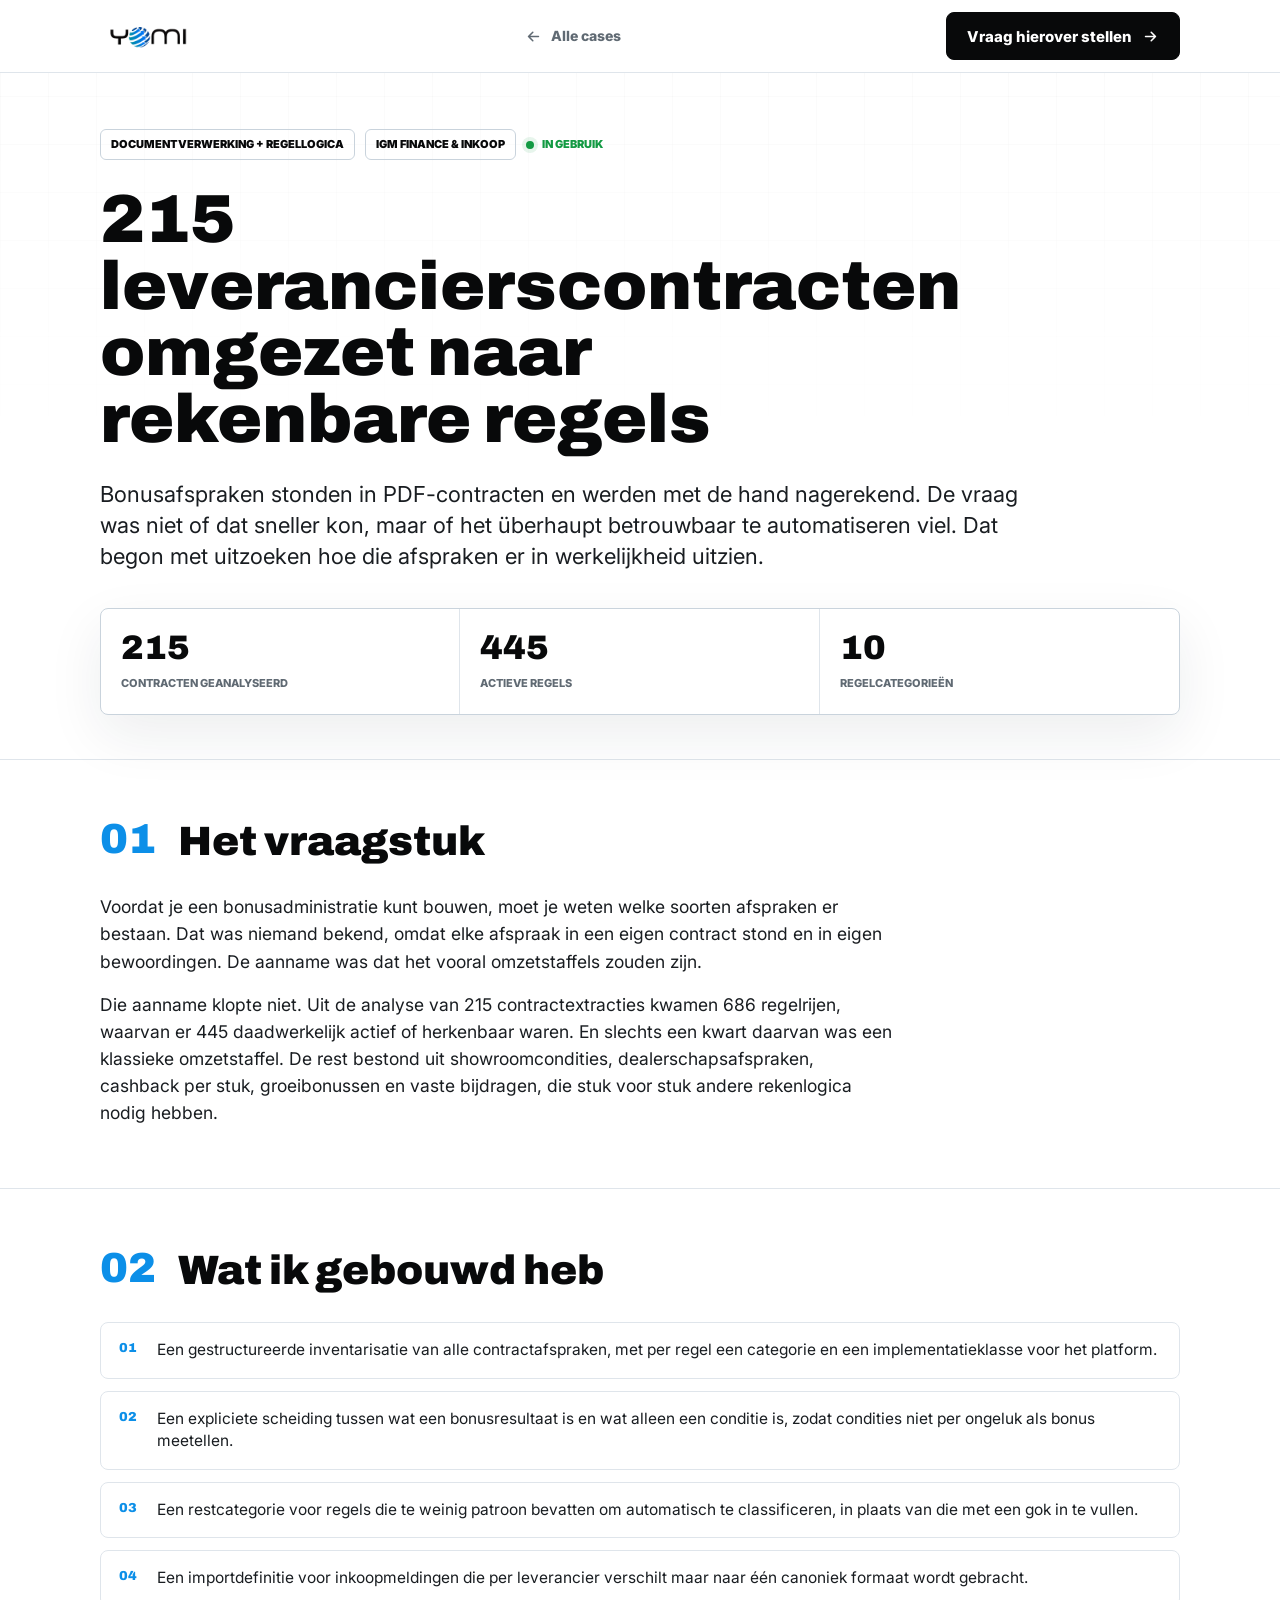
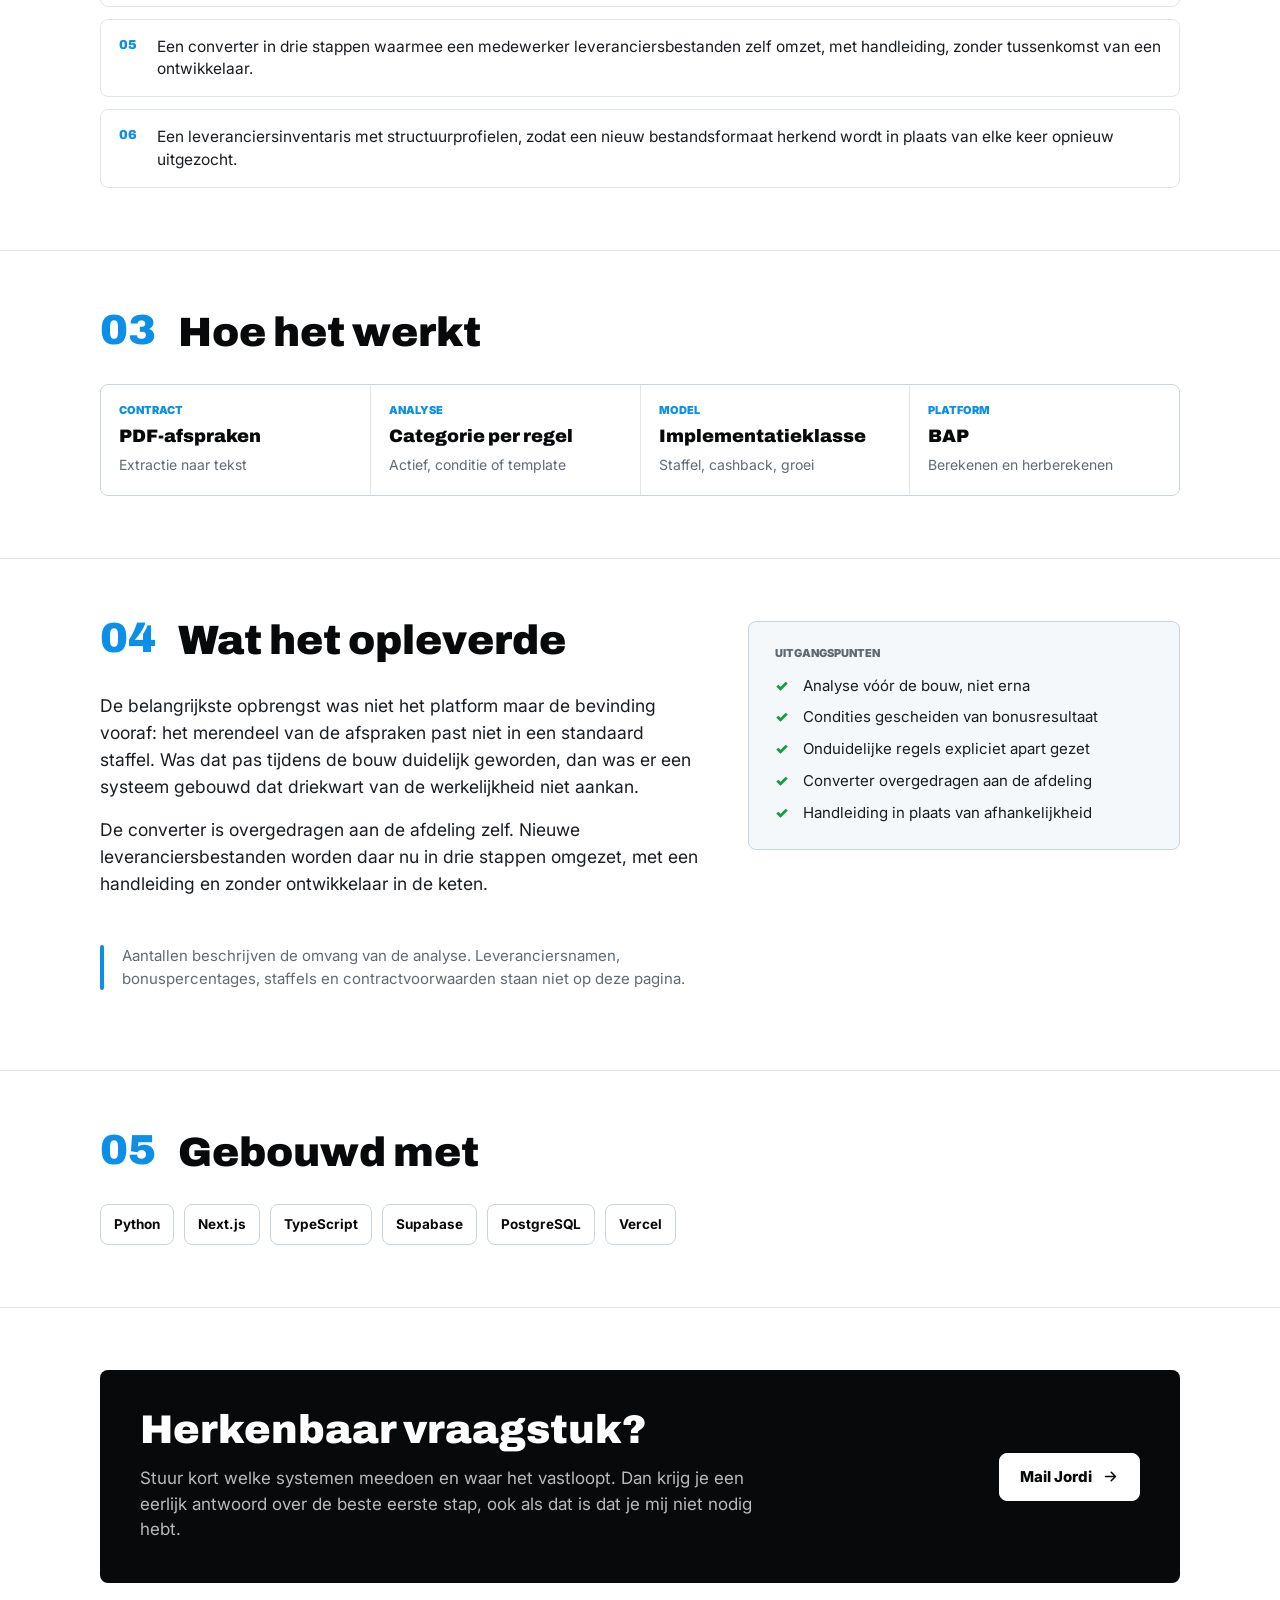
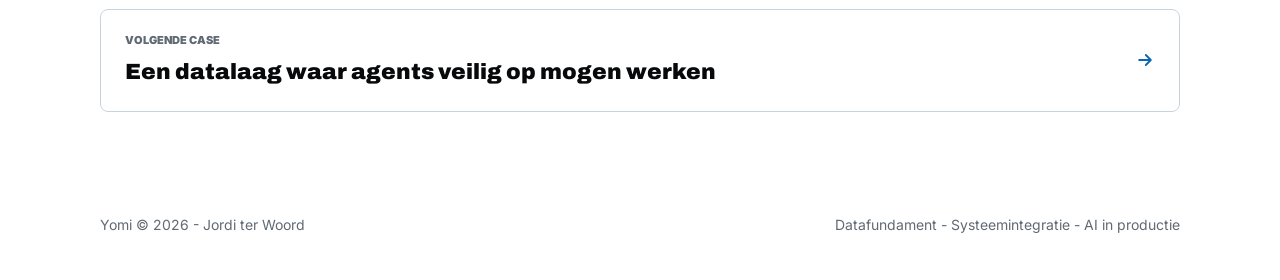
<file: werk/bonusadministratie.html>
<!doctype html>
<html lang="nl">

<head>
  <meta charset="utf-8" />
  <meta name="viewport" content="width=device-width, initial-scale=1" />
  <title>215 leverancierscontracten omgezet naar rekenbare regels - Yomi</title>
  <meta name="description" content="Bonusafspraken stonden in PDF-contracten en werden met de hand nagerekend. De vraag was niet of dat sneller kon, maar of het überhaupt betrouwbaar te automatiseren viel. Dat begon " />
  <link rel="canonical" href="https://yomi.nl/werk/bonusadministratie.html" />
  <meta property="og:type" content="article" />
  <meta property="og:url" content="https://yomi.nl/werk/bonusadministratie.html" />
  <meta property="og:title" content="215 leverancierscontracten omgezet naar rekenbare regels - Yomi" />
  <meta property="og:description" content="Bonusafspraken stonden in PDF-contracten en werden met de hand nagerekend. De vraag was niet of dat sneller kon, maar of het überhaupt betrouwbaar te automatiseren viel. Dat begon " />
  <meta property="og:image" content="https://yomi.nl/logos/yomi-logo.png" />
  <link rel="icon" type="image/png" href="../logos/yomi-logo.png" />
  <link rel="preconnect" href="https://fonts.googleapis.com">
  <link rel="preconnect" href="https://fonts.gstatic.com" crossorigin>
  <link href="https://fonts.googleapis.com/css2?family=Archivo:wght@600;700;800;900&family=Inter:wght@400;500;600;700;800&display=swap" rel="stylesheet">
  <link rel="stylesheet" href="../styles/case.css" />
</head>

<body>
  <a href="#main" class="skip">Direct naar inhoud</a>

  <header class="site-header">
    <div class="wrap nav">
      <a class="brand" href="/" aria-label="Yomi home"><img src="../logos/yomi-logo.png" alt="" /></a>
      <a class="back" href="/#werk">
        <svg viewBox="0 0 24 24" fill="none" stroke="currentColor" stroke-width="2.2" stroke-linecap="round"
          stroke-linejoin="round" aria-hidden="true">
          <path d="M19 12H5M11 18l-6-6 6-6" />
        </svg>
        Alle cases
      </a>
      <a class="btn btn-primary" href="mailto:jordi@yomi.nl?subject=Vraag%20over%20de%20case%20215%20leverancierscontracten%20omgezet%20naar%20rekenbare%20regels">
        Vraag hierover stellen
        <svg viewBox="0 0 24 24" fill="none" stroke="currentColor" stroke-width="2.2" stroke-linecap="round" stroke-linejoin="round" aria-hidden="true"><path d="M5 12h14M13 6l6 6-6 6" /></svg>
      </a>
    </div>
  </header>

  <main id="main">
    <section class="case-hero">
      <div class="wrap">
        <div class="meta-line">
          <span class="pill">Documentverwerking + regellogica</span>
          <span class="pill">IGM Finance &amp; Inkoop</span>
          <span class="live"><span class="dot" aria-hidden="true"></span>In gebruik</span>
        </div>
        <h1>215 leverancierscontracten omgezet naar rekenbare regels</h1>
        <p class="lede">Bonusafspraken stonden in PDF-contracten en werden met de hand nagerekend. De vraag was niet of dat sneller kon, maar of het &uuml;berhaupt betrouwbaar te automatiseren viel. Dat begon met uitzoeken hoe die afspraken er in werkelijkheid uitzien.</p>
        <div class="metrics">
          <div><strong>215</strong><span>Contracten geanalyseerd</span></div>
          <div><strong>445</strong><span>Actieve regels</span></div>
          <div><strong>10</strong><span>Regelcategorie&euml;n</span></div>
        </div>
      </div>
    </section>

    <section>
      <div class="wrap">
        <div class="sec-head">
          <div class="sec-no">01</div>
          <h2>Het vraagstuk</h2>
        </div>
        <div class="prose">
          <p>Voordat je een bonusadministratie kunt bouwen, moet je weten welke soorten afspraken er bestaan. Dat was niemand bekend, omdat elke afspraak in een eigen contract stond en in eigen bewoordingen. De aanname was dat het vooral omzetstaffels zouden zijn.</p>
          <p>Die aanname klopte niet. Uit de analyse van 215 contractextracties kwamen 686 regelrijen, waarvan er 445 daadwerkelijk actief of herkenbaar waren. En slechts een kwart daarvan was een klassieke omzetstaffel. De rest bestond uit showroomcondities, dealerschapsafspraken, cashback per stuk, groeibonussen en vaste bijdragen, die stuk voor stuk andere rekenlogica nodig hebben.</p>
        </div>
      </div>
    </section>

    <section>
      <div class="wrap">
        <div class="sec-head">
          <div class="sec-no">02</div>
          <h2>Wat ik gebouwd heb</h2>
        </div>
        <ul class="build-list">
          <li><b>01</b><span>Een gestructureerde inventarisatie van alle contractafspraken, met per regel een categorie en een implementatieklasse voor het platform.</span></li>
          <li><b>02</b><span>Een expliciete scheiding tussen wat een bonusresultaat is en wat alleen een conditie is, zodat condities niet per ongeluk als bonus meetellen.</span></li>
          <li><b>03</b><span>Een restcategorie voor regels die te weinig patroon bevatten om automatisch te classificeren, in plaats van die met een gok in te vullen.</span></li>
          <li><b>04</b><span>Een importdefinitie voor inkoopmeldingen die per leverancier verschilt maar naar &eacute;&eacute;n canoniek formaat wordt gebracht.</span></li>
          <li><b>05</b><span>Een converter in drie stappen waarmee een medewerker leveranciersbestanden zelf omzet, met handleiding, zonder tussenkomst van een ontwikkelaar.</span></li>
          <li><b>06</b><span>Een leveranciersinventaris met structuurprofielen, zodat een nieuw bestandsformaat herkend wordt in plaats van elke keer opnieuw uitgezocht.</span></li>
        </ul>
      </div>
    </section>

    <section>
      <div class="wrap">
        <div class="sec-head">
          <div class="sec-no">03</div>
          <h2>Hoe het werkt</h2>
        </div>
        <div class="flow">
          <div><h4>Contract</h4><strong>PDF-afspraken</strong><p>Extractie naar tekst</p></div>
          <div><h4>Analyse</h4><strong>Categorie per regel</strong><p>Actief, conditie of template</p></div>
          <div><h4>Model</h4><strong>Implementatieklasse</strong><p>Staffel, cashback, groei</p></div>
          <div><h4>Platform</h4><strong>BAP</strong><p>Berekenen en herberekenen</p></div>
        </div>
      </div>
    </section>

    <section>
      <div class="wrap split">
        <div>
          <div class="sec-head">
            <div class="sec-no">04</div>
            <h2>Wat het opleverde</h2>
          </div>
          <div class="prose">
            <p>De belangrijkste opbrengst was niet het platform maar de bevinding vooraf: het merendeel van de afspraken past niet in een standaard staffel. Was dat pas tijdens de bouw duidelijk geworden, dan was er een systeem gebouwd dat driekwart van de werkelijkheid niet aankan.</p>
            <p>De converter is overgedragen aan de afdeling zelf. Nieuwe leveranciersbestanden worden daar nu in drie stappen omgezet, met een handleiding en zonder ontwikkelaar in de keten.</p>
          </div>
          <div class="note">
            <p>Aantallen beschrijven de omvang van de analyse. Leveranciersnamen, bonuspercentages, staffels en contractvoorwaarden staan niet op deze pagina.</p>
          </div>
        </div>
        <div class="panel">
          <h3>Uitgangspunten</h3>
          <ul>
            <li><span aria-hidden="true">&#10003;</span>Analyse v&oacute;&oacute;r de bouw, niet erna</li>
            <li><span aria-hidden="true">&#10003;</span>Condities gescheiden van bonusresultaat</li>
            <li><span aria-hidden="true">&#10003;</span>Onduidelijke regels expliciet apart gezet</li>
            <li><span aria-hidden="true">&#10003;</span>Converter overgedragen aan de afdeling</li>
            <li><span aria-hidden="true">&#10003;</span>Handleiding in plaats van afhankelijkheid</li>
          </ul>
        </div>
      </div>
    </section>

    <section>
      <div class="wrap">
        <div class="sec-head">
          <div class="sec-no">05</div>
          <h2>Gebouwd met</h2>
        </div>
        <div class="stack">
          <span>Python</span>
          <span>Next.js</span>
          <span>TypeScript</span>
          <span>Supabase</span>
          <span>PostgreSQL</span>
          <span>Vercel</span>
        </div>
      </div>
    </section>

    <section class="case-cta">
      <div class="wrap">
        <div class="cta-panel">
          <div>
            <h2>Herkenbaar vraagstuk?</h2>
            <p>Stuur kort welke systemen meedoen en waar het vastloopt. Dan krijg je een eerlijk antwoord over de beste
              eerste stap, ook als dat is dat je mij niet nodig hebt.</p>
          </div>
          <a class="btn" href="mailto:jordi@yomi.nl?subject=Vraagstuk%20via%20yomi.nl">Mail Jordi <svg viewBox="0 0 24 24" fill="none" stroke="currentColor" stroke-width="2.2" stroke-linecap="round" stroke-linejoin="round" aria-hidden="true"><path d="M5 12h14M13 6l6 6-6 6" /></svg></a>
        </div>
        <a class="next-case" href="./cookandpan-databricks.html">
          <div>
            <small>Volgende case</small>
            <strong>Een datalaag waar agents veilig op mogen werken</strong>
          </div>
          <svg viewBox="0 0 24 24" fill="none" stroke="currentColor" stroke-width="2.2" stroke-linecap="round" stroke-linejoin="round" aria-hidden="true"><path d="M5 12h14M13 6l6 6-6 6" /></svg>
        </a>
      </div>
    </section>
  </main>

  <footer class="footer">
    <div class="wrap">
      <div>Yomi &copy; 2026 - Jordi ter Woord</div>
      <div>Datafundament - Systeemintegratie - AI in productie</div>
    </div>
  </footer>
</body>

</html>
</file>
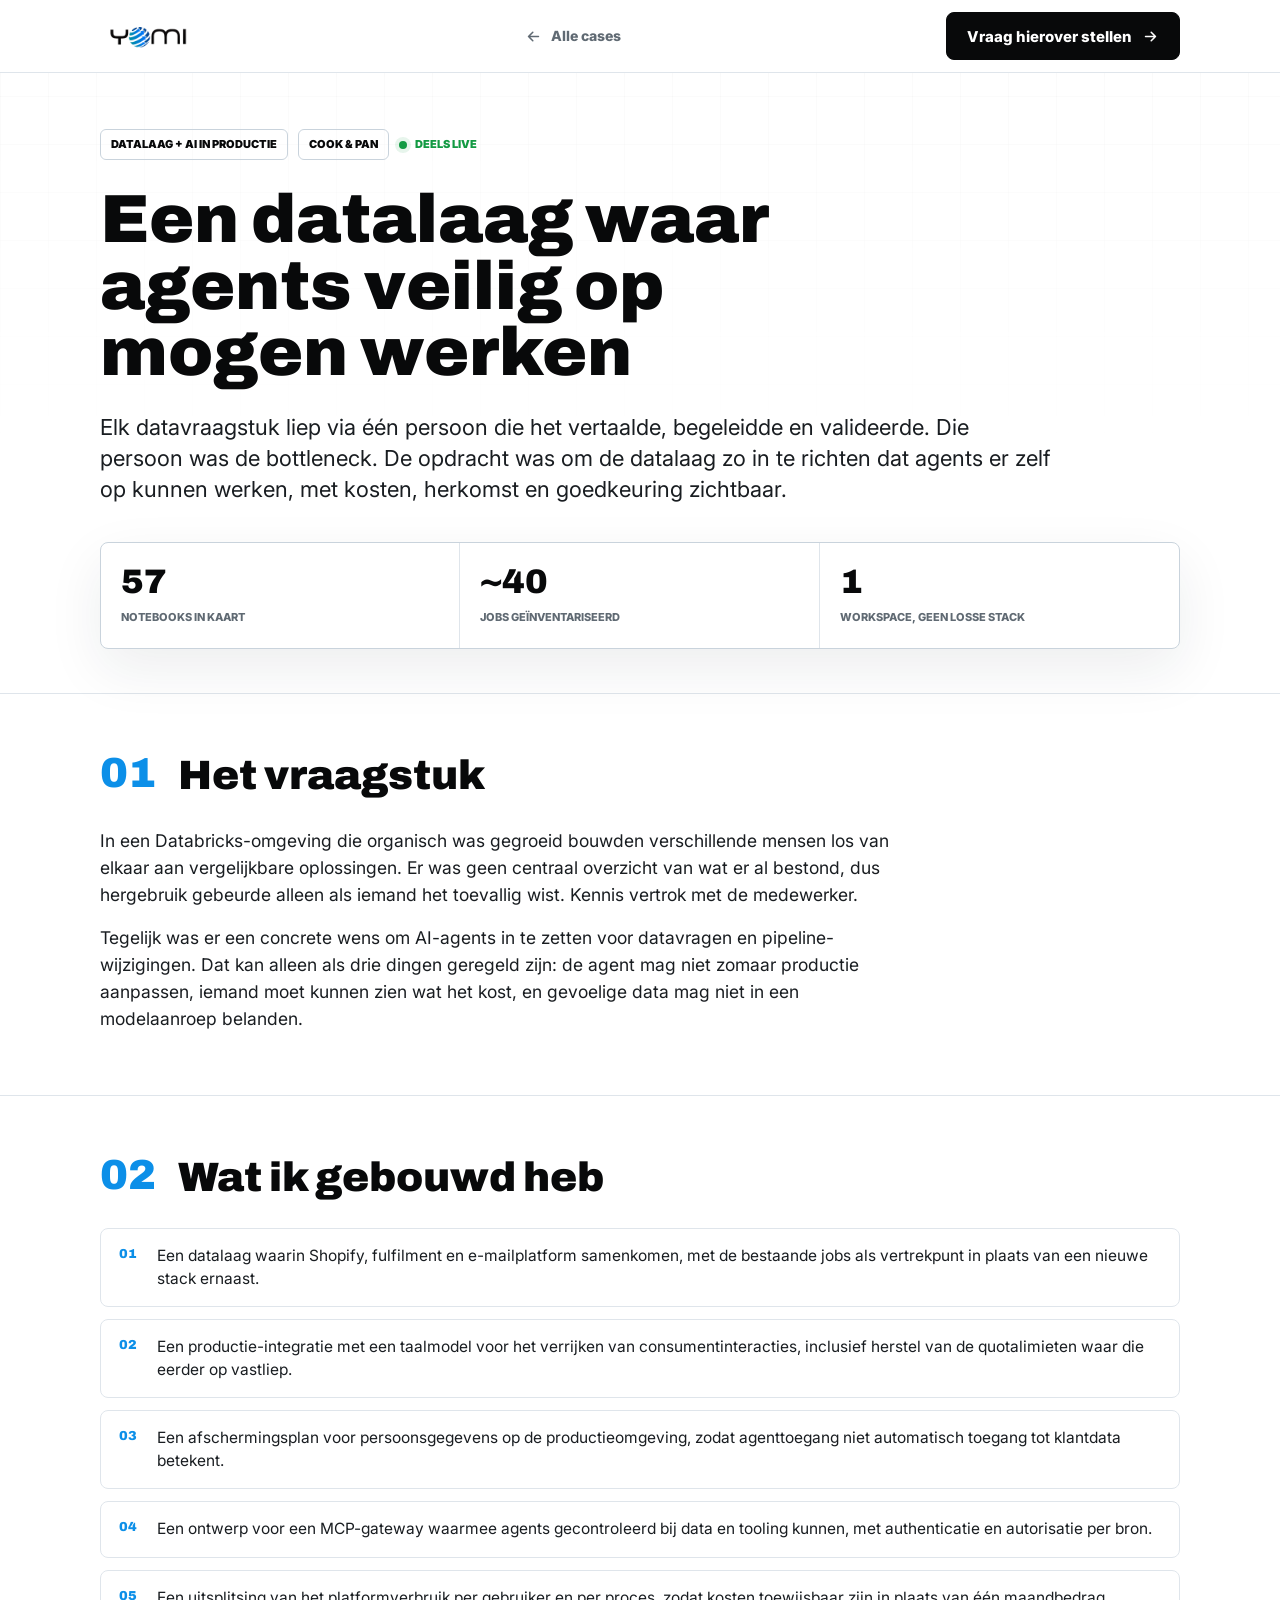
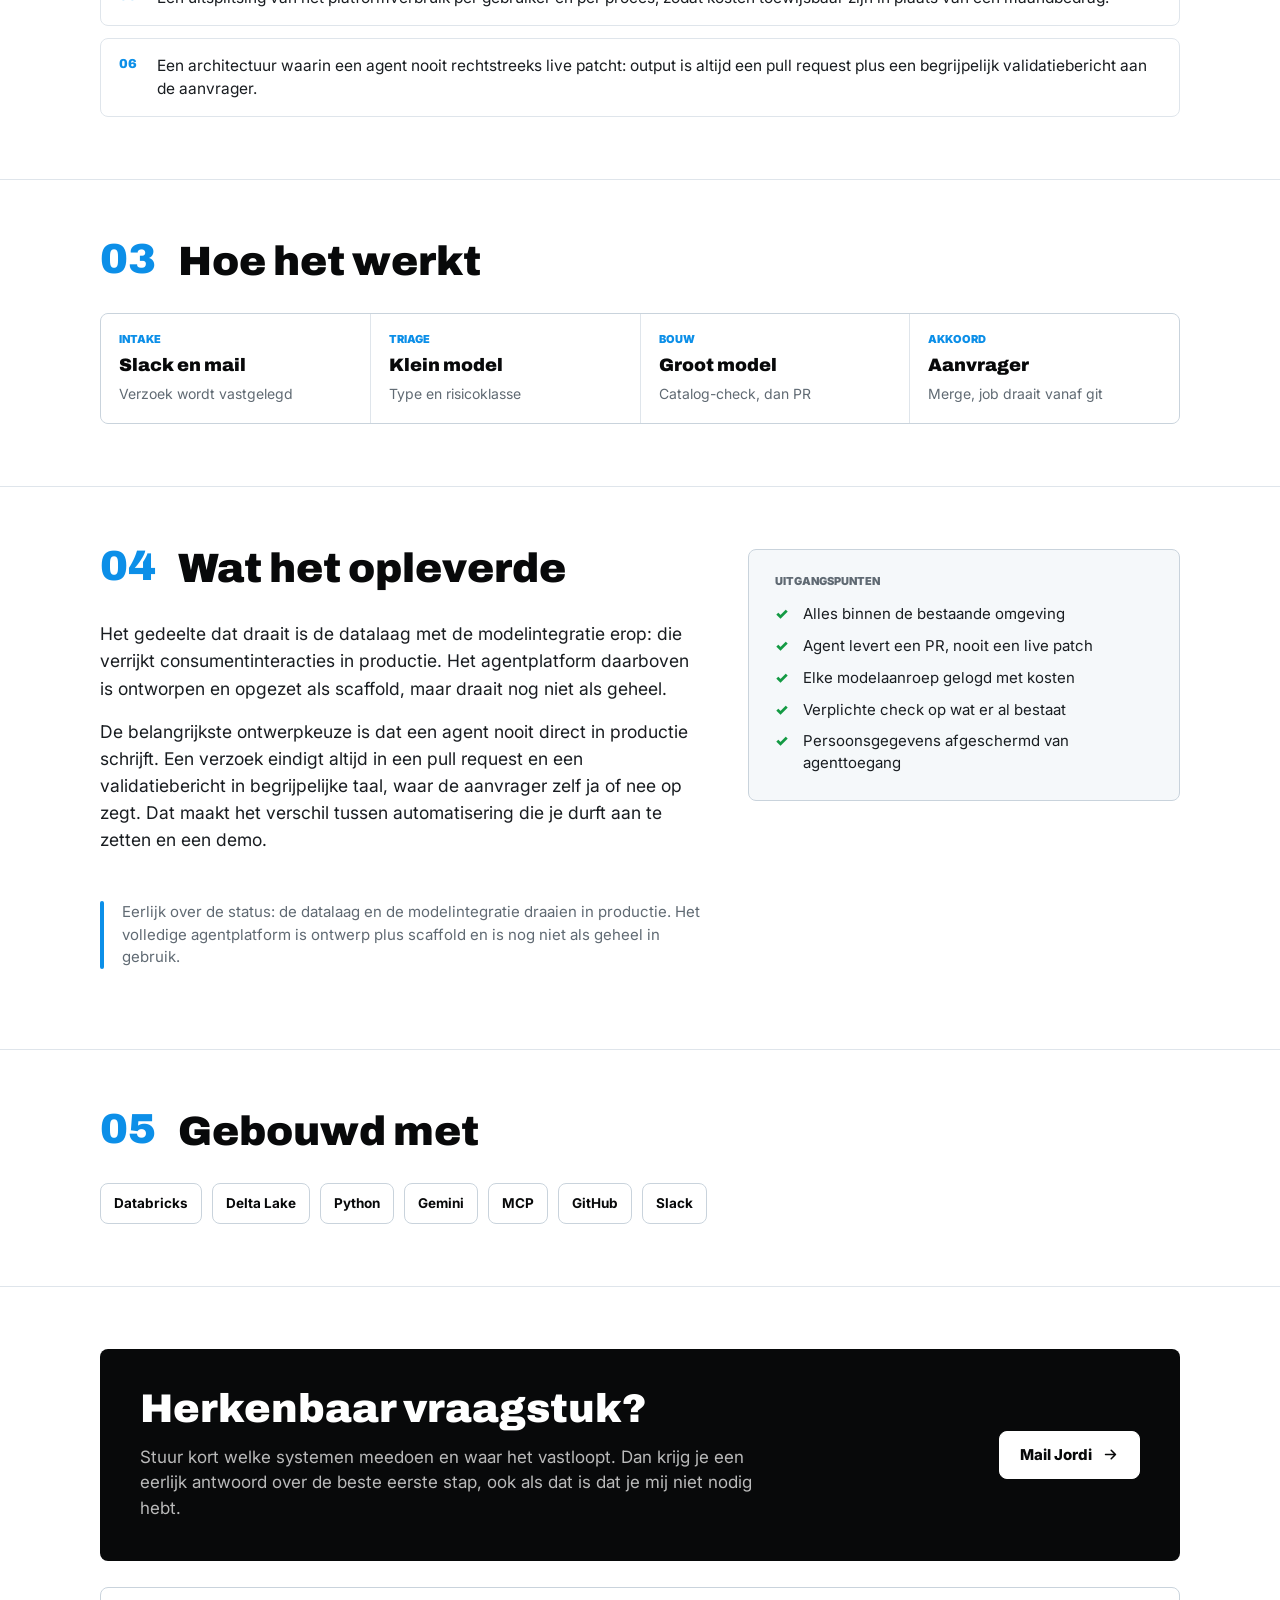
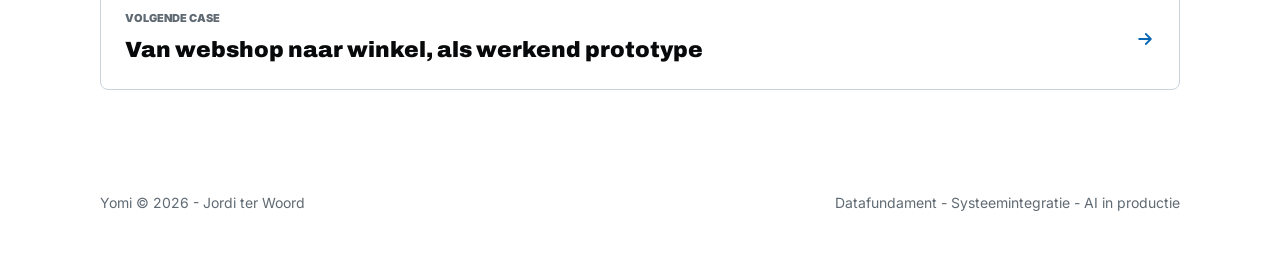
<file: werk/cookandpan-databricks.html>
<!doctype html>
<html lang="nl">

<head>
  <meta charset="utf-8" />
  <meta name="viewport" content="width=device-width, initial-scale=1" />
  <title>Een datalaag waar agents veilig op mogen werken - Yomi</title>
  <meta name="description" content="Elk datavraagstuk liep via één persoon die het vertaalde, begeleidde en valideerde. Die persoon was de bottleneck. De opdracht was om de datalaag zo in te richten dat agents er zel" />
  <link rel="canonical" href="https://yomi.nl/werk/cookandpan-databricks.html" />
  <meta property="og:type" content="article" />
  <meta property="og:url" content="https://yomi.nl/werk/cookandpan-databricks.html" />
  <meta property="og:title" content="Een datalaag waar agents veilig op mogen werken - Yomi" />
  <meta property="og:description" content="Elk datavraagstuk liep via één persoon die het vertaalde, begeleidde en valideerde. Die persoon was de bottleneck. De opdracht was om de datalaag zo in te richten dat agents er zel" />
  <meta property="og:image" content="https://yomi.nl/logos/yomi-logo.png" />
  <link rel="icon" type="image/png" href="../logos/yomi-logo.png" />
  <link rel="preconnect" href="https://fonts.googleapis.com">
  <link rel="preconnect" href="https://fonts.gstatic.com" crossorigin>
  <link href="https://fonts.googleapis.com/css2?family=Archivo:wght@600;700;800;900&family=Inter:wght@400;500;600;700;800&display=swap" rel="stylesheet">
  <link rel="stylesheet" href="../styles/case.css" />
</head>

<body>
  <a href="#main" class="skip">Direct naar inhoud</a>

  <header class="site-header">
    <div class="wrap nav">
      <a class="brand" href="/" aria-label="Yomi home"><img src="../logos/yomi-logo.png" alt="" /></a>
      <a class="back" href="/#werk">
        <svg viewBox="0 0 24 24" fill="none" stroke="currentColor" stroke-width="2.2" stroke-linecap="round"
          stroke-linejoin="round" aria-hidden="true">
          <path d="M19 12H5M11 18l-6-6 6-6" />
        </svg>
        Alle cases
      </a>
      <a class="btn btn-primary" href="mailto:jordi@yomi.nl?subject=Vraag%20over%20de%20case%20Een%20datalaag%20waar%20agents%20veilig%20op%20mogen%20werken">
        Vraag hierover stellen
        <svg viewBox="0 0 24 24" fill="none" stroke="currentColor" stroke-width="2.2" stroke-linecap="round" stroke-linejoin="round" aria-hidden="true"><path d="M5 12h14M13 6l6 6-6 6" /></svg>
      </a>
    </div>
  </header>

  <main id="main">
    <section class="case-hero">
      <div class="wrap">
        <div class="meta-line">
          <span class="pill">Datalaag + AI in productie</span>
          <span class="pill">Cook &amp; Pan</span>
          <span class="live"><span class="dot" aria-hidden="true"></span>Deels live</span>
        </div>
        <h1>Een datalaag waar agents veilig op mogen werken</h1>
        <p class="lede">Elk datavraagstuk liep via &eacute;&eacute;n persoon die het vertaalde, begeleidde en valideerde. Die persoon was de bottleneck. De opdracht was om de datalaag zo in te richten dat agents er zelf op kunnen werken, met kosten, herkomst en goedkeuring zichtbaar.</p>
        <div class="metrics">
          <div><strong>57</strong><span>Notebooks in kaart</span></div>
          <div><strong>~40</strong><span>Jobs ge&iuml;nventariseerd</span></div>
          <div><strong>1</strong><span>Workspace, geen losse stack</span></div>
        </div>
      </div>
    </section>

    <section>
      <div class="wrap">
        <div class="sec-head">
          <div class="sec-no">01</div>
          <h2>Het vraagstuk</h2>
        </div>
        <div class="prose">
          <p>In een Databricks-omgeving die organisch was gegroeid bouwden verschillende mensen los van elkaar aan vergelijkbare oplossingen. Er was geen centraal overzicht van wat er al bestond, dus hergebruik gebeurde alleen als iemand het toevallig wist. Kennis vertrok met de medewerker.</p>
          <p>Tegelijk was er een concrete wens om AI-agents in te zetten voor datavragen en pipeline-wijzigingen. Dat kan alleen als drie dingen geregeld zijn: de agent mag niet zomaar productie aanpassen, iemand moet kunnen zien wat het kost, en gevoelige data mag niet in een modelaanroep belanden.</p>
        </div>
      </div>
    </section>

    <section>
      <div class="wrap">
        <div class="sec-head">
          <div class="sec-no">02</div>
          <h2>Wat ik gebouwd heb</h2>
        </div>
        <ul class="build-list">
          <li><b>01</b><span>Een datalaag waarin Shopify, fulfilment en e-mailplatform samenkomen, met de bestaande jobs als vertrekpunt in plaats van een nieuwe stack ernaast.</span></li>
          <li><b>02</b><span>Een productie-integratie met een taalmodel voor het verrijken van consumentinteracties, inclusief herstel van de quotalimieten waar die eerder op vastliep.</span></li>
          <li><b>03</b><span>Een afschermingsplan voor persoonsgegevens op de productieomgeving, zodat agenttoegang niet automatisch toegang tot klantdata betekent.</span></li>
          <li><b>04</b><span>Een ontwerp voor een MCP-gateway waarmee agents gecontroleerd bij data en tooling kunnen, met authenticatie en autorisatie per bron.</span></li>
          <li><b>05</b><span>Een uitsplitsing van het platformverbruik per gebruiker en per proces, zodat kosten toewijsbaar zijn in plaats van &eacute;&eacute;n maandbedrag.</span></li>
          <li><b>06</b><span>Een architectuur waarin een agent nooit rechtstreeks live patcht: output is altijd een pull request plus een begrijpelijk validatiebericht aan de aanvrager.</span></li>
        </ul>
      </div>
    </section>

    <section>
      <div class="wrap">
        <div class="sec-head">
          <div class="sec-no">03</div>
          <h2>Hoe het werkt</h2>
        </div>
        <div class="flow">
          <div><h4>Intake</h4><strong>Slack en mail</strong><p>Verzoek wordt vastgelegd</p></div>
          <div><h4>Triage</h4><strong>Klein model</strong><p>Type en risicoklasse</p></div>
          <div><h4>Bouw</h4><strong>Groot model</strong><p>Catalog-check, dan PR</p></div>
          <div><h4>Akkoord</h4><strong>Aanvrager</strong><p>Merge, job draait vanaf git</p></div>
        </div>
      </div>
    </section>

    <section>
      <div class="wrap split">
        <div>
          <div class="sec-head">
            <div class="sec-no">04</div>
            <h2>Wat het opleverde</h2>
          </div>
          <div class="prose">
            <p>Het gedeelte dat draait is de datalaag met de modelintegratie erop: die verrijkt consumentinteracties in productie. Het agentplatform daarboven is ontworpen en opgezet als scaffold, maar draait nog niet als geheel.</p>
            <p>De belangrijkste ontwerpkeuze is dat een agent nooit direct in productie schrijft. Een verzoek eindigt altijd in een pull request en een validatiebericht in begrijpelijke taal, waar de aanvrager zelf ja of nee op zegt. Dat maakt het verschil tussen automatisering die je durft aan te zetten en een demo.</p>
          </div>
          <div class="note">
            <p>Eerlijk over de status: de datalaag en de modelintegratie draaien in productie. Het volledige agentplatform is ontwerp plus scaffold en is nog niet als geheel in gebruik.</p>
          </div>
        </div>
        <div class="panel">
          <h3>Uitgangspunten</h3>
          <ul>
            <li><span aria-hidden="true">&#10003;</span>Alles binnen de bestaande omgeving</li>
            <li><span aria-hidden="true">&#10003;</span>Agent levert een PR, nooit een live patch</li>
            <li><span aria-hidden="true">&#10003;</span>Elke modelaanroep gelogd met kosten</li>
            <li><span aria-hidden="true">&#10003;</span>Verplichte check op wat er al bestaat</li>
            <li><span aria-hidden="true">&#10003;</span>Persoonsgegevens afgeschermd van agenttoegang</li>
          </ul>
        </div>
      </div>
    </section>

    <section>
      <div class="wrap">
        <div class="sec-head">
          <div class="sec-no">05</div>
          <h2>Gebouwd met</h2>
        </div>
        <div class="stack">
          <span>Databricks</span>
          <span>Delta Lake</span>
          <span>Python</span>
          <span>Gemini</span>
          <span>MCP</span>
          <span>GitHub</span>
          <span>Slack</span>
        </div>
      </div>
    </section>

    <section class="case-cta">
      <div class="wrap">
        <div class="cta-panel">
          <div>
            <h2>Herkenbaar vraagstuk?</h2>
            <p>Stuur kort welke systemen meedoen en waar het vastloopt. Dan krijg je een eerlijk antwoord over de beste
              eerste stap, ook als dat is dat je mij niet nodig hebt.</p>
          </div>
          <a class="btn" href="mailto:jordi@yomi.nl?subject=Vraagstuk%20via%20yomi.nl">Mail Jordi <svg viewBox="0 0 24 24" fill="none" stroke="currentColor" stroke-width="2.2" stroke-linecap="round" stroke-linejoin="round" aria-hidden="true"><path d="M5 12h14M13 6l6 6-6 6" /></svg></a>
        </div>
        <a class="next-case" href="./purdey-winkelbeleving.html">
          <div>
            <small>Volgende case</small>
            <strong>Van webshop naar winkel, als werkend prototype</strong>
          </div>
          <svg viewBox="0 0 24 24" fill="none" stroke="currentColor" stroke-width="2.2" stroke-linecap="round" stroke-linejoin="round" aria-hidden="true"><path d="M5 12h14M13 6l6 6-6 6" /></svg>
        </a>
      </div>
    </section>
  </main>

  <footer class="footer">
    <div class="wrap">
      <div>Yomi &copy; 2026 - Jordi ter Woord</div>
      <div>Datafundament - Systeemintegratie - AI in productie</div>
    </div>
  </footer>
</body>

</html>
</file>
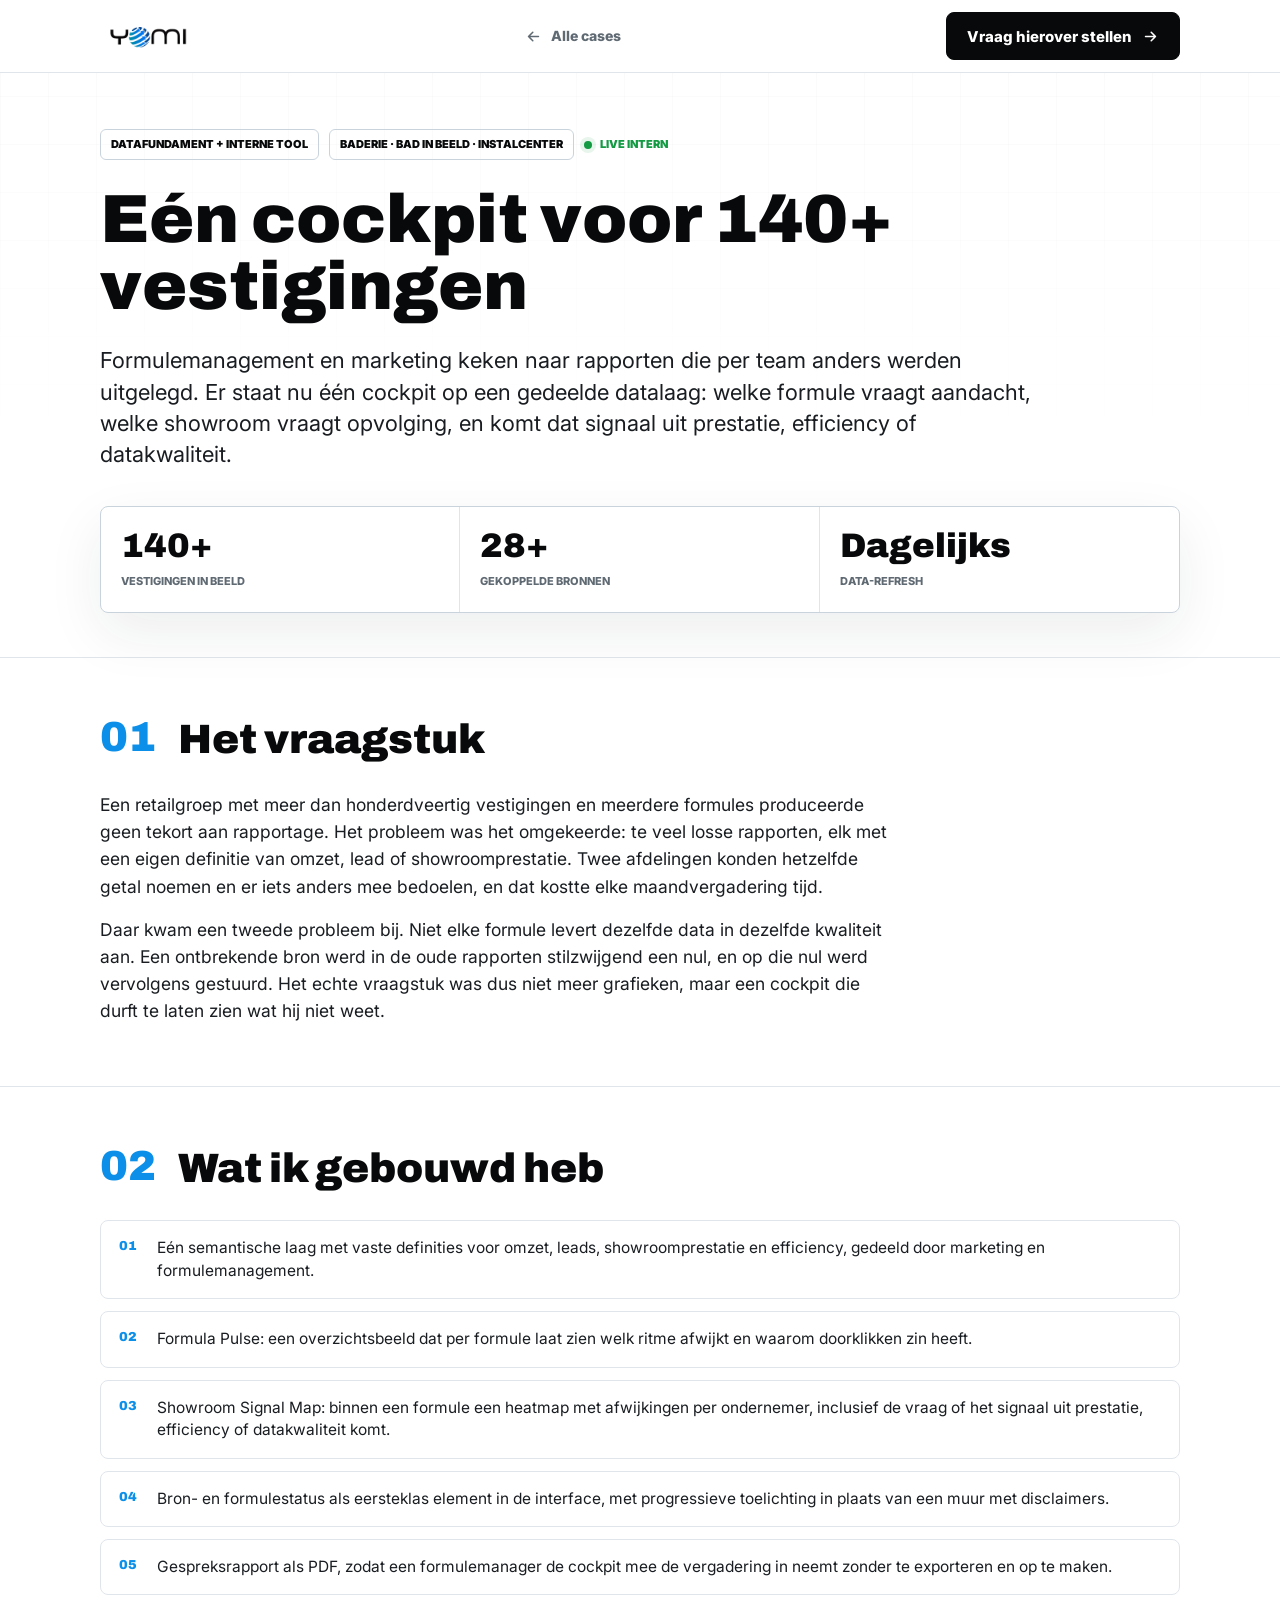
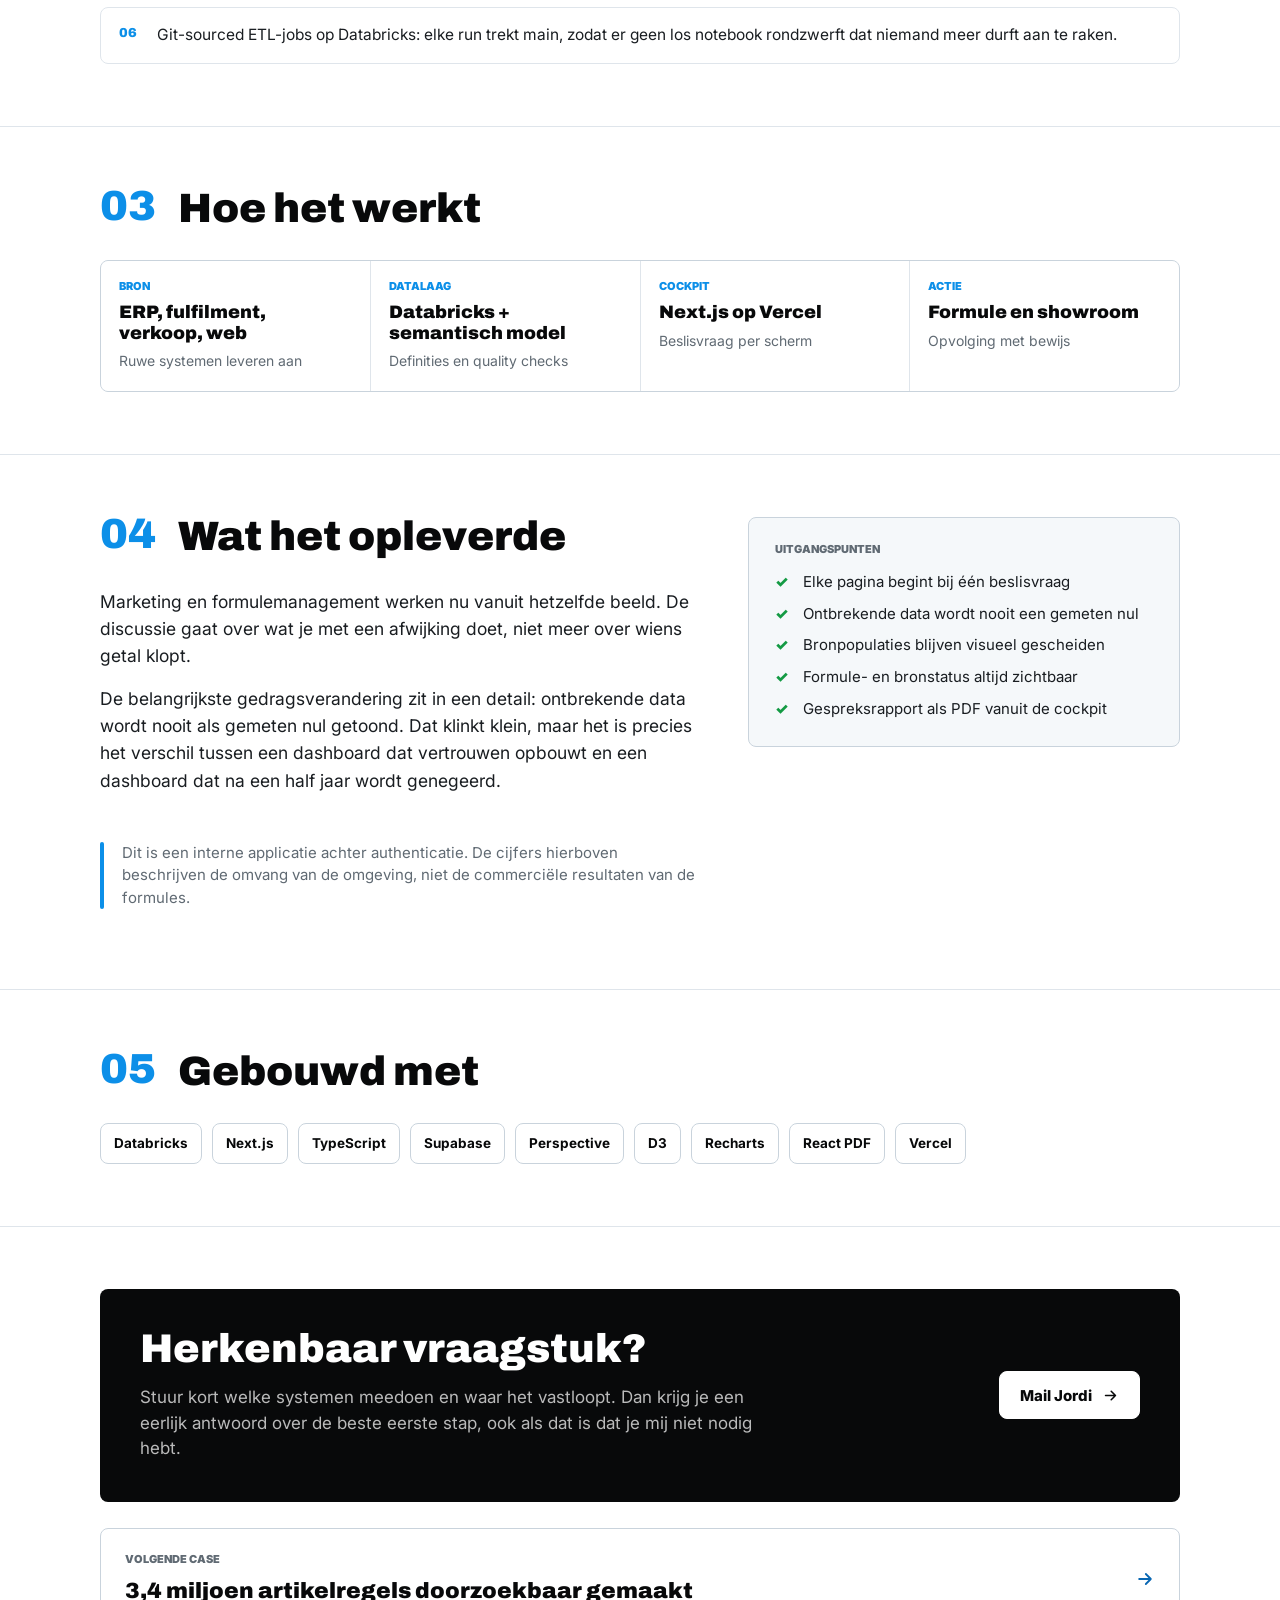
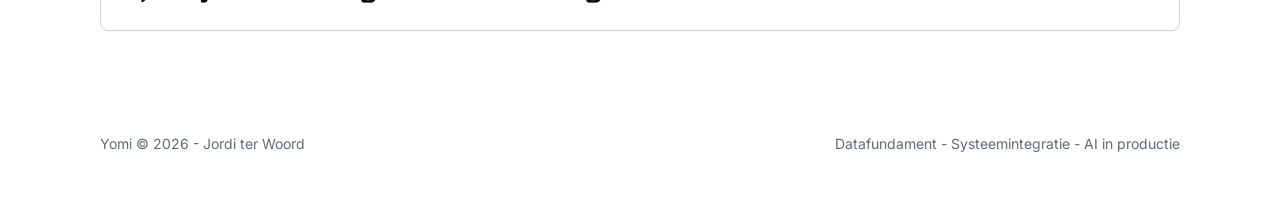
<file: werk/franchisecockpit.html>
<!doctype html>
<html lang="nl">

<head>
  <meta charset="utf-8" />
  <meta name="viewport" content="width=device-width, initial-scale=1" />
  <title>Eén cockpit voor 140+ vestigingen - Yomi</title>
  <meta name="description" content="Formulemanagement en marketing keken naar rapporten die per team anders werden uitgelegd. Er staat nu één cockpit op een gedeelde datalaag: welke formule vraagt aandacht, welke sho" />
  <link rel="canonical" href="https://yomi.nl/werk/franchisecockpit.html" />
  <meta property="og:type" content="article" />
  <meta property="og:url" content="https://yomi.nl/werk/franchisecockpit.html" />
  <meta property="og:title" content="Eén cockpit voor 140+ vestigingen - Yomi" />
  <meta property="og:description" content="Formulemanagement en marketing keken naar rapporten die per team anders werden uitgelegd. Er staat nu één cockpit op een gedeelde datalaag: welke formule vraagt aandacht, welke sho" />
  <meta property="og:image" content="https://yomi.nl/logos/yomi-logo.png" />
  <link rel="icon" type="image/png" href="../logos/yomi-logo.png" />
  <link rel="preconnect" href="https://fonts.googleapis.com">
  <link rel="preconnect" href="https://fonts.gstatic.com" crossorigin>
  <link href="https://fonts.googleapis.com/css2?family=Archivo:wght@600;700;800;900&family=Inter:wght@400;500;600;700;800&display=swap" rel="stylesheet">
  <link rel="stylesheet" href="../styles/case.css" />
</head>

<body>
  <a href="#main" class="skip">Direct naar inhoud</a>

  <header class="site-header">
    <div class="wrap nav">
      <a class="brand" href="/" aria-label="Yomi home"><img src="../logos/yomi-logo.png" alt="" /></a>
      <a class="back" href="/#werk">
        <svg viewBox="0 0 24 24" fill="none" stroke="currentColor" stroke-width="2.2" stroke-linecap="round"
          stroke-linejoin="round" aria-hidden="true">
          <path d="M19 12H5M11 18l-6-6 6-6" />
        </svg>
        Alle cases
      </a>
      <a class="btn btn-primary" href="mailto:jordi@yomi.nl?subject=Vraag%20over%20de%20case%20E%C3%A9n%20cockpit%20voor%20140%2B%20vestigingen">
        Vraag hierover stellen
        <svg viewBox="0 0 24 24" fill="none" stroke="currentColor" stroke-width="2.2" stroke-linecap="round" stroke-linejoin="round" aria-hidden="true"><path d="M5 12h14M13 6l6 6-6 6" /></svg>
      </a>
    </div>
  </header>

  <main id="main">
    <section class="case-hero">
      <div class="wrap">
        <div class="meta-line">
          <span class="pill">Datafundament + interne tool</span>
          <span class="pill">Baderie &middot; Bad in Beeld &middot; InstalCenter</span>
          <span class="live"><span class="dot" aria-hidden="true"></span>Live intern</span>
        </div>
        <h1>E&eacute;n cockpit voor 140+ vestigingen</h1>
        <p class="lede">Formulemanagement en marketing keken naar rapporten die per team anders werden uitgelegd. Er staat nu &eacute;&eacute;n cockpit op een gedeelde datalaag: welke formule vraagt aandacht, welke showroom vraagt opvolging, en komt dat signaal uit prestatie, efficiency of datakwaliteit.</p>
        <div class="metrics">
          <div><strong>140+</strong><span>Vestigingen in beeld</span></div>
          <div><strong>28+</strong><span>Gekoppelde bronnen</span></div>
          <div><strong>Dagelijks</strong><span>Data-refresh</span></div>
        </div>
      </div>
    </section>

    <section>
      <div class="wrap">
        <div class="sec-head">
          <div class="sec-no">01</div>
          <h2>Het vraagstuk</h2>
        </div>
        <div class="prose">
          <p>Een retailgroep met meer dan honderdveertig vestigingen en meerdere formules produceerde geen tekort aan rapportage. Het probleem was het omgekeerde: te veel losse rapporten, elk met een eigen definitie van omzet, lead of showroomprestatie. Twee afdelingen konden hetzelfde getal noemen en er iets anders mee bedoelen, en dat kostte elke maandvergadering tijd.</p>
          <p>Daar kwam een tweede probleem bij. Niet elke formule levert dezelfde data in dezelfde kwaliteit aan. Een ontbrekende bron werd in de oude rapporten stilzwijgend een nul, en op die nul werd vervolgens gestuurd. Het echte vraagstuk was dus niet meer grafieken, maar een cockpit die durft te laten zien wat hij niet weet.</p>
        </div>
      </div>
    </section>

    <section>
      <div class="wrap">
        <div class="sec-head">
          <div class="sec-no">02</div>
          <h2>Wat ik gebouwd heb</h2>
        </div>
        <ul class="build-list">
          <li><b>01</b><span>E&eacute;n semantische laag met vaste definities voor omzet, leads, showroomprestatie en efficiency, gedeeld door marketing en formulemanagement.</span></li>
          <li><b>02</b><span>Formula Pulse: een overzichtsbeeld dat per formule laat zien welk ritme afwijkt en waarom doorklikken zin heeft.</span></li>
          <li><b>03</b><span>Showroom Signal Map: binnen een formule een heatmap met afwijkingen per ondernemer, inclusief de vraag of het signaal uit prestatie, efficiency of datakwaliteit komt.</span></li>
          <li><b>04</b><span>Bron- en formulestatus als eersteklas element in de interface, met progressieve toelichting in plaats van een muur met disclaimers.</span></li>
          <li><b>05</b><span>Gespreksrapport als PDF, zodat een formulemanager de cockpit mee de vergadering in neemt zonder te exporteren en op te maken.</span></li>
          <li><b>06</b><span>Git-sourced ETL-jobs op Databricks: elke run trekt main, zodat er geen los notebook rondzwerft dat niemand meer durft aan te raken.</span></li>
        </ul>
      </div>
    </section>

    <section>
      <div class="wrap">
        <div class="sec-head">
          <div class="sec-no">03</div>
          <h2>Hoe het werkt</h2>
        </div>
        <div class="flow">
          <div><h4>Bron</h4><strong>ERP, fulfilment, verkoop, web</strong><p>Ruwe systemen leveren aan</p></div>
          <div><h4>Datalaag</h4><strong>Databricks + semantisch model</strong><p>Definities en quality checks</p></div>
          <div><h4>Cockpit</h4><strong>Next.js op Vercel</strong><p>Beslisvraag per scherm</p></div>
          <div><h4>Actie</h4><strong>Formule en showroom</strong><p>Opvolging met bewijs</p></div>
        </div>
      </div>
    </section>

    <section>
      <div class="wrap split">
        <div>
          <div class="sec-head">
            <div class="sec-no">04</div>
            <h2>Wat het opleverde</h2>
          </div>
          <div class="prose">
            <p>Marketing en formulemanagement werken nu vanuit hetzelfde beeld. De discussie gaat over wat je met een afwijking doet, niet meer over wiens getal klopt.</p>
            <p>De belangrijkste gedragsverandering zit in een detail: ontbrekende data wordt nooit als gemeten nul getoond. Dat klinkt klein, maar het is precies het verschil tussen een dashboard dat vertrouwen opbouwt en een dashboard dat na een half jaar wordt genegeerd.</p>
          </div>
          <div class="note">
            <p>Dit is een interne applicatie achter authenticatie. De cijfers hierboven beschrijven de omvang van de omgeving, niet de commerci&euml;le resultaten van de formules.</p>
          </div>
        </div>
        <div class="panel">
          <h3>Uitgangspunten</h3>
          <ul>
            <li><span aria-hidden="true">&#10003;</span>Elke pagina begint bij &eacute;&eacute;n beslisvraag</li>
            <li><span aria-hidden="true">&#10003;</span>Ontbrekende data wordt nooit een gemeten nul</li>
            <li><span aria-hidden="true">&#10003;</span>Bronpopulaties blijven visueel gescheiden</li>
            <li><span aria-hidden="true">&#10003;</span>Formule- en bronstatus altijd zichtbaar</li>
            <li><span aria-hidden="true">&#10003;</span>Gespreksrapport als PDF vanuit de cockpit</li>
          </ul>
        </div>
      </div>
    </section>

    <section>
      <div class="wrap">
        <div class="sec-head">
          <div class="sec-no">05</div>
          <h2>Gebouwd met</h2>
        </div>
        <div class="stack">
          <span>Databricks</span>
          <span>Next.js</span>
          <span>TypeScript</span>
          <span>Supabase</span>
          <span>Perspective</span>
          <span>D3</span>
          <span>Recharts</span>
          <span>React PDF</span>
          <span>Vercel</span>
        </div>
      </div>
    </section>

    <section class="case-cta">
      <div class="wrap">
        <div class="cta-panel">
          <div>
            <h2>Herkenbaar vraagstuk?</h2>
            <p>Stuur kort welke systemen meedoen en waar het vastloopt. Dan krijg je een eerlijk antwoord over de beste
              eerste stap, ook als dat is dat je mij niet nodig hebt.</p>
          </div>
          <a class="btn" href="mailto:jordi@yomi.nl?subject=Vraagstuk%20via%20yomi.nl">Mail Jordi <svg viewBox="0 0 24 24" fill="none" stroke="currentColor" stroke-width="2.2" stroke-linecap="round" stroke-linejoin="round" aria-hidden="true"><path d="M5 12h14M13 6l6 6-6 6" /></svg></a>
        </div>
        <a class="next-case" href="./inkoopvergelijk.html">
          <div>
            <small>Volgende case</small>
            <strong>3,4 miljoen artikelregels doorzoekbaar gemaakt</strong>
          </div>
          <svg viewBox="0 0 24 24" fill="none" stroke="currentColor" stroke-width="2.2" stroke-linecap="round" stroke-linejoin="round" aria-hidden="true"><path d="M5 12h14M13 6l6 6-6 6" /></svg>
        </a>
      </div>
    </section>
  </main>

  <footer class="footer">
    <div class="wrap">
      <div>Yomi &copy; 2026 - Jordi ter Woord</div>
      <div>Datafundament - Systeemintegratie - AI in productie</div>
    </div>
  </footer>
</body>

</html>
</file>
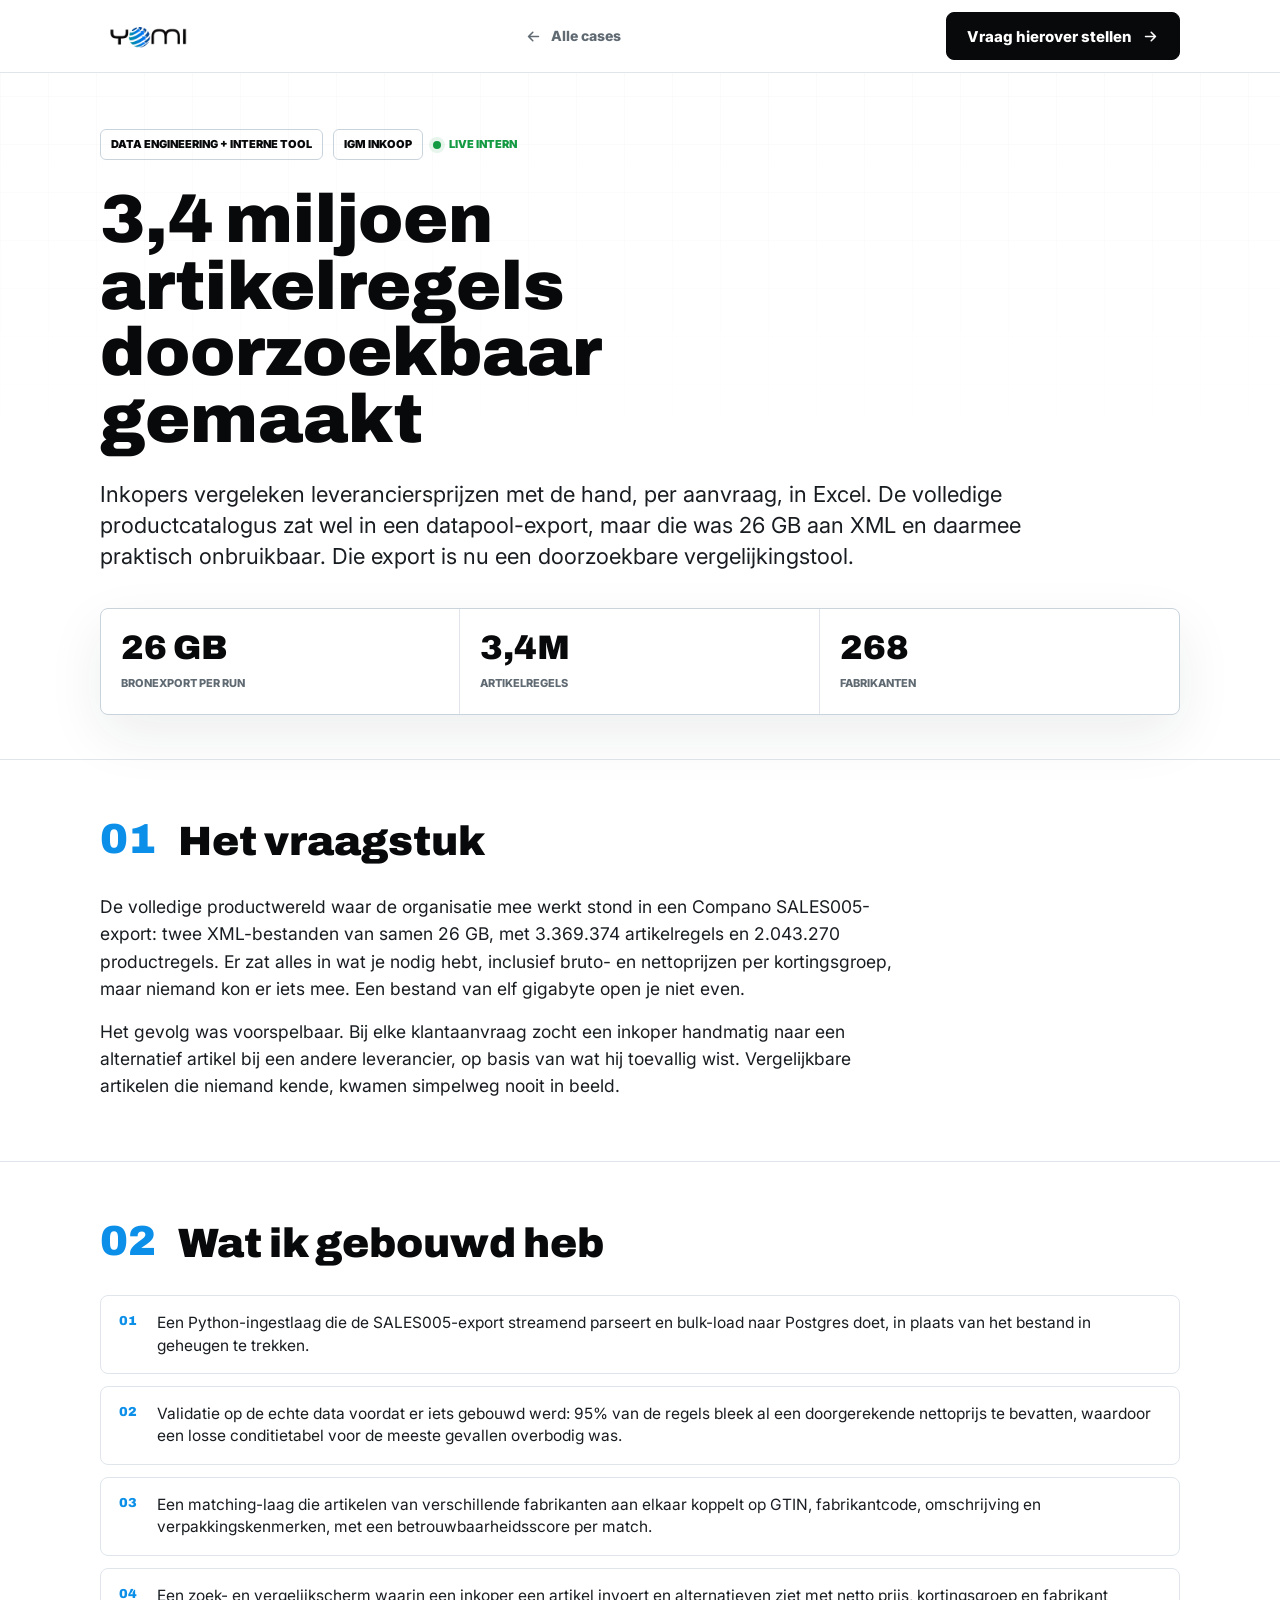
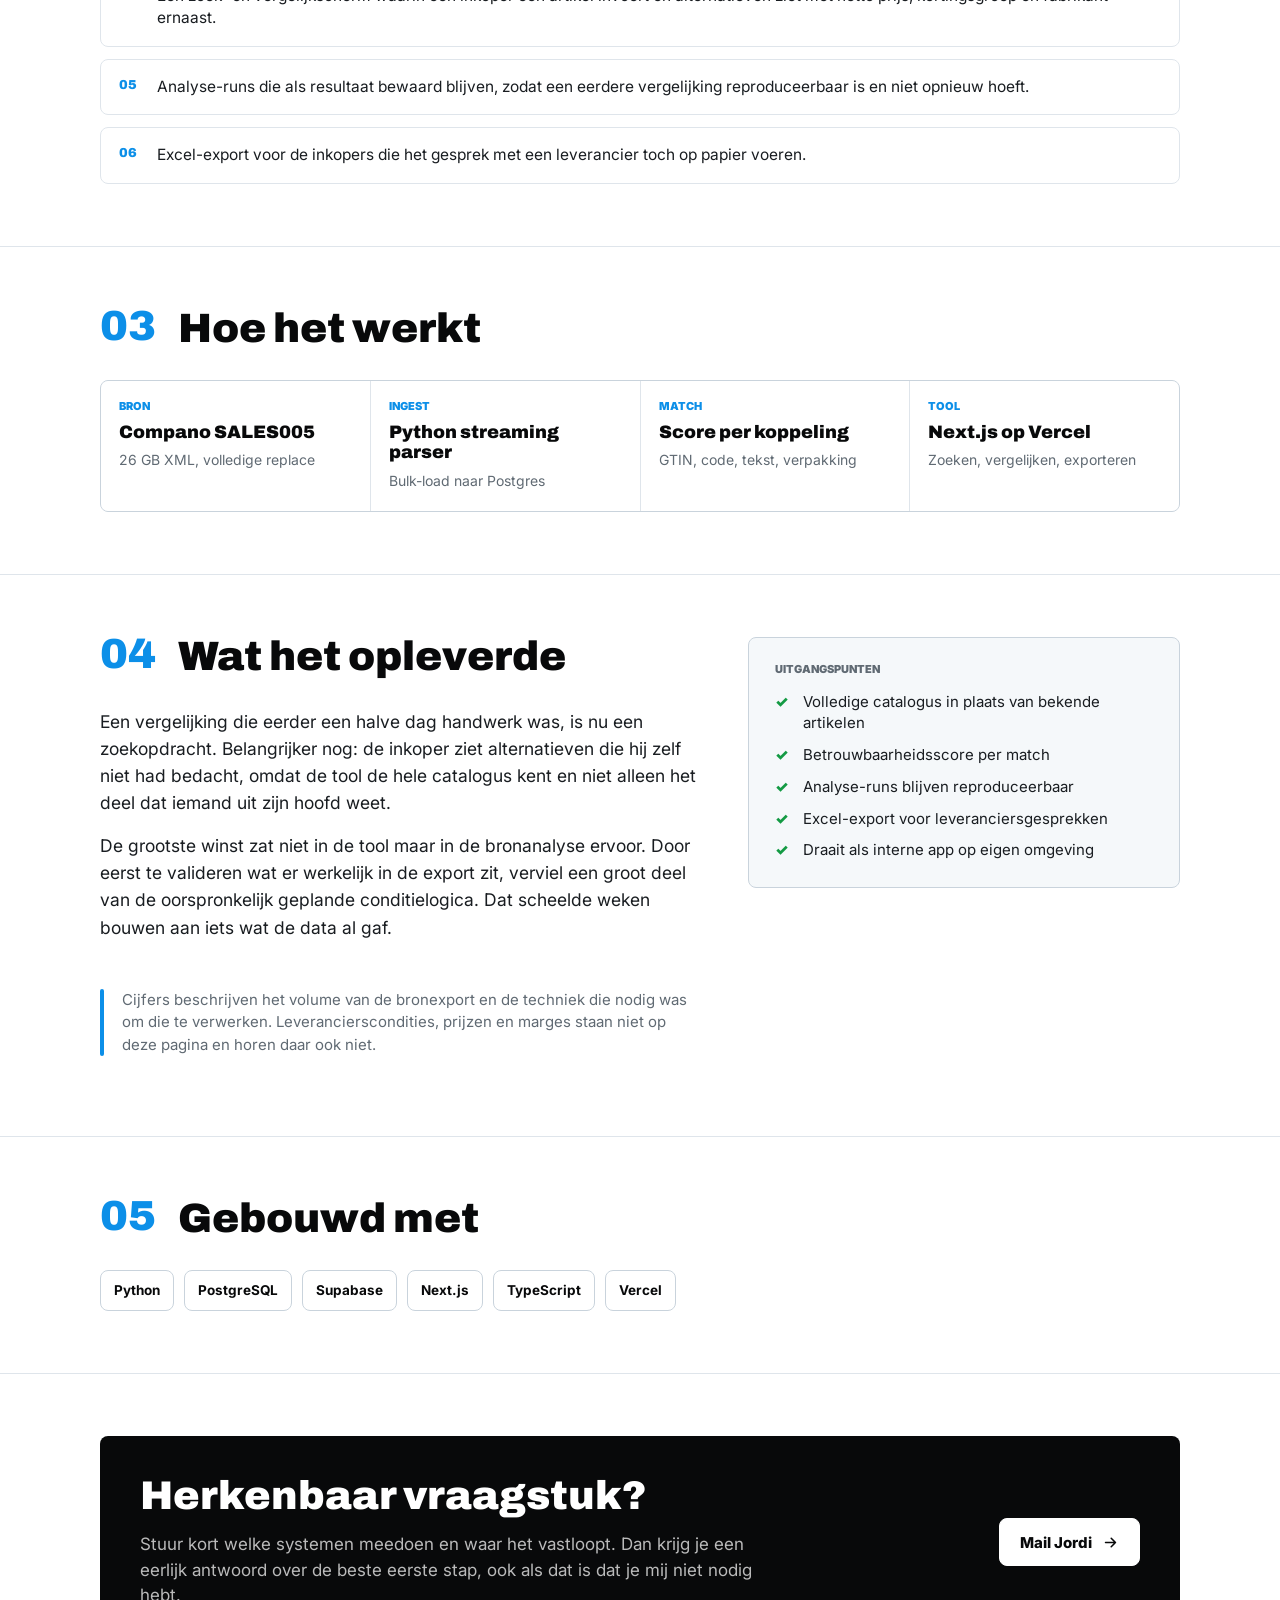
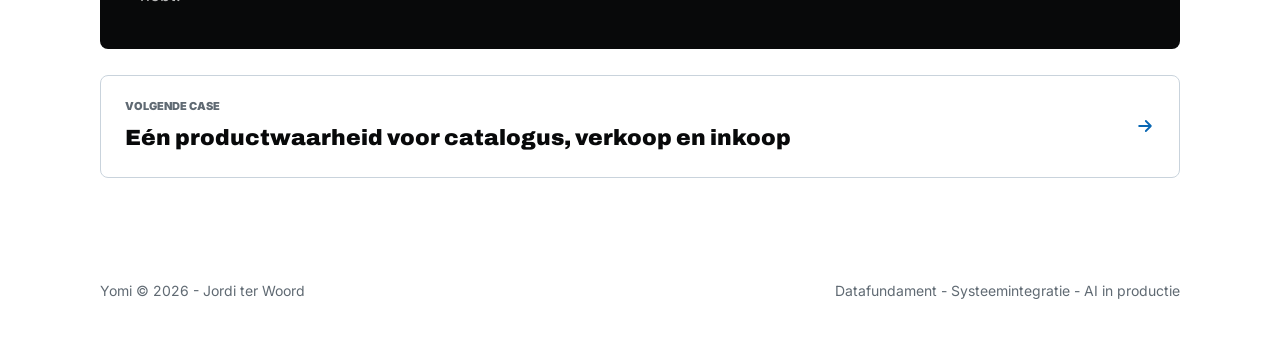
<file: werk/inkoopvergelijk.html>
<!doctype html>
<html lang="nl">

<head>
  <meta charset="utf-8" />
  <meta name="viewport" content="width=device-width, initial-scale=1" />
  <title>3,4 miljoen artikelregels doorzoekbaar gemaakt - Yomi</title>
  <meta name="description" content="Inkopers vergeleken leveranciersprijzen met de hand, per aanvraag, in Excel. De volledige productcatalogus zat wel in een datapool-export, maar die was 26 GB aan XML en daarmee pra" />
  <link rel="canonical" href="https://yomi.nl/werk/inkoopvergelijk.html" />
  <meta property="og:type" content="article" />
  <meta property="og:url" content="https://yomi.nl/werk/inkoopvergelijk.html" />
  <meta property="og:title" content="3,4 miljoen artikelregels doorzoekbaar gemaakt - Yomi" />
  <meta property="og:description" content="Inkopers vergeleken leveranciersprijzen met de hand, per aanvraag, in Excel. De volledige productcatalogus zat wel in een datapool-export, maar die was 26 GB aan XML en daarmee pra" />
  <meta property="og:image" content="https://yomi.nl/logos/yomi-logo.png" />
  <link rel="icon" type="image/png" href="../logos/yomi-logo.png" />
  <link rel="preconnect" href="https://fonts.googleapis.com">
  <link rel="preconnect" href="https://fonts.gstatic.com" crossorigin>
  <link href="https://fonts.googleapis.com/css2?family=Archivo:wght@600;700;800;900&family=Inter:wght@400;500;600;700;800&display=swap" rel="stylesheet">
  <link rel="stylesheet" href="../styles/case.css" />
</head>

<body>
  <a href="#main" class="skip">Direct naar inhoud</a>

  <header class="site-header">
    <div class="wrap nav">
      <a class="brand" href="/" aria-label="Yomi home"><img src="../logos/yomi-logo.png" alt="" /></a>
      <a class="back" href="/#werk">
        <svg viewBox="0 0 24 24" fill="none" stroke="currentColor" stroke-width="2.2" stroke-linecap="round"
          stroke-linejoin="round" aria-hidden="true">
          <path d="M19 12H5M11 18l-6-6 6-6" />
        </svg>
        Alle cases
      </a>
      <a class="btn btn-primary" href="mailto:jordi@yomi.nl?subject=Vraag%20over%20de%20case%203%2C4%20miljoen%20artikelregels%20doorzoekbaar%20gemaakt">
        Vraag hierover stellen
        <svg viewBox="0 0 24 24" fill="none" stroke="currentColor" stroke-width="2.2" stroke-linecap="round" stroke-linejoin="round" aria-hidden="true"><path d="M5 12h14M13 6l6 6-6 6" /></svg>
      </a>
    </div>
  </header>

  <main id="main">
    <section class="case-hero">
      <div class="wrap">
        <div class="meta-line">
          <span class="pill">Data engineering + interne tool</span>
          <span class="pill">IGM Inkoop</span>
          <span class="live"><span class="dot" aria-hidden="true"></span>Live intern</span>
        </div>
        <h1>3,4 miljoen artikelregels doorzoekbaar gemaakt</h1>
        <p class="lede">Inkopers vergeleken leveranciersprijzen met de hand, per aanvraag, in Excel. De volledige productcatalogus zat wel in een datapool-export, maar die was 26 GB aan XML en daarmee praktisch onbruikbaar. Die export is nu een doorzoekbare vergelijkingstool.</p>
        <div class="metrics">
          <div><strong>26 GB</strong><span>Bronexport per run</span></div>
          <div><strong>3,4M</strong><span>Artikelregels</span></div>
          <div><strong>268</strong><span>Fabrikanten</span></div>
        </div>
      </div>
    </section>

    <section>
      <div class="wrap">
        <div class="sec-head">
          <div class="sec-no">01</div>
          <h2>Het vraagstuk</h2>
        </div>
        <div class="prose">
          <p>De volledige productwereld waar de organisatie mee werkt stond in een Compano SALES005-export: twee XML-bestanden van samen 26 GB, met 3.369.374 artikelregels en 2.043.270 productregels. Er zat alles in wat je nodig hebt, inclusief bruto- en nettoprijzen per kortingsgroep, maar niemand kon er iets mee. Een bestand van elf gigabyte open je niet even.</p>
          <p>Het gevolg was voorspelbaar. Bij elke klantaanvraag zocht een inkoper handmatig naar een alternatief artikel bij een andere leverancier, op basis van wat hij toevallig wist. Vergelijkbare artikelen die niemand kende, kwamen simpelweg nooit in beeld.</p>
        </div>
      </div>
    </section>

    <section>
      <div class="wrap">
        <div class="sec-head">
          <div class="sec-no">02</div>
          <h2>Wat ik gebouwd heb</h2>
        </div>
        <ul class="build-list">
          <li><b>01</b><span>Een Python-ingestlaag die de SALES005-export streamend parseert en bulk-load naar Postgres doet, in plaats van het bestand in geheugen te trekken.</span></li>
          <li><b>02</b><span>Validatie op de echte data voordat er iets gebouwd werd: 95% van de regels bleek al een doorgerekende nettoprijs te bevatten, waardoor een losse conditietabel voor de meeste gevallen overbodig was.</span></li>
          <li><b>03</b><span>Een matching-laag die artikelen van verschillende fabrikanten aan elkaar koppelt op GTIN, fabrikantcode, omschrijving en verpakkingskenmerken, met een betrouwbaarheidsscore per match.</span></li>
          <li><b>04</b><span>Een zoek- en vergelijkscherm waarin een inkoper een artikel invoert en alternatieven ziet met netto prijs, kortingsgroep en fabrikant ernaast.</span></li>
          <li><b>05</b><span>Analyse-runs die als resultaat bewaard blijven, zodat een eerdere vergelijking reproduceerbaar is en niet opnieuw hoeft.</span></li>
          <li><b>06</b><span>Excel-export voor de inkopers die het gesprek met een leverancier toch op papier voeren.</span></li>
        </ul>
      </div>
    </section>

    <section>
      <div class="wrap">
        <div class="sec-head">
          <div class="sec-no">03</div>
          <h2>Hoe het werkt</h2>
        </div>
        <div class="flow">
          <div><h4>Bron</h4><strong>Compano SALES005</strong><p>26 GB XML, volledige replace</p></div>
          <div><h4>Ingest</h4><strong>Python streaming parser</strong><p>Bulk-load naar Postgres</p></div>
          <div><h4>Match</h4><strong>Score per koppeling</strong><p>GTIN, code, tekst, verpakking</p></div>
          <div><h4>Tool</h4><strong>Next.js op Vercel</strong><p>Zoeken, vergelijken, exporteren</p></div>
        </div>
      </div>
    </section>

    <section>
      <div class="wrap split">
        <div>
          <div class="sec-head">
            <div class="sec-no">04</div>
            <h2>Wat het opleverde</h2>
          </div>
          <div class="prose">
            <p>Een vergelijking die eerder een halve dag handwerk was, is nu een zoekopdracht. Belangrijker nog: de inkoper ziet alternatieven die hij zelf niet had bedacht, omdat de tool de hele catalogus kent en niet alleen het deel dat iemand uit zijn hoofd weet.</p>
            <p>De grootste winst zat niet in de tool maar in de bronanalyse ervoor. Door eerst te valideren wat er werkelijk in de export zit, verviel een groot deel van de oorspronkelijk geplande conditielogica. Dat scheelde weken bouwen aan iets wat de data al gaf.</p>
          </div>
          <div class="note">
            <p>Cijfers beschrijven het volume van de bronexport en de techniek die nodig was om die te verwerken. Leverancierscondities, prijzen en marges staan niet op deze pagina en horen daar ook niet.</p>
          </div>
        </div>
        <div class="panel">
          <h3>Uitgangspunten</h3>
          <ul>
            <li><span aria-hidden="true">&#10003;</span>Volledige catalogus in plaats van bekende artikelen</li>
            <li><span aria-hidden="true">&#10003;</span>Betrouwbaarheidsscore per match</li>
            <li><span aria-hidden="true">&#10003;</span>Analyse-runs blijven reproduceerbaar</li>
            <li><span aria-hidden="true">&#10003;</span>Excel-export voor leveranciersgesprekken</li>
            <li><span aria-hidden="true">&#10003;</span>Draait als interne app op eigen omgeving</li>
          </ul>
        </div>
      </div>
    </section>

    <section>
      <div class="wrap">
        <div class="sec-head">
          <div class="sec-no">05</div>
          <h2>Gebouwd met</h2>
        </div>
        <div class="stack">
          <span>Python</span>
          <span>PostgreSQL</span>
          <span>Supabase</span>
          <span>Next.js</span>
          <span>TypeScript</span>
          <span>Vercel</span>
        </div>
      </div>
    </section>

    <section class="case-cta">
      <div class="wrap">
        <div class="cta-panel">
          <div>
            <h2>Herkenbaar vraagstuk?</h2>
            <p>Stuur kort welke systemen meedoen en waar het vastloopt. Dan krijg je een eerlijk antwoord over de beste
              eerste stap, ook als dat is dat je mij niet nodig hebt.</p>
          </div>
          <a class="btn" href="mailto:jordi@yomi.nl?subject=Vraagstuk%20via%20yomi.nl">Mail Jordi <svg viewBox="0 0 24 24" fill="none" stroke="currentColor" stroke-width="2.2" stroke-linecap="round" stroke-linejoin="round" aria-hidden="true"><path d="M5 12h14M13 6l6 6-6 6" /></svg></a>
        </div>
        <a class="next-case" href="./productdata-pim.html">
          <div>
            <small>Volgende case</small>
            <strong>E&eacute;n productwaarheid voor catalogus, verkoop en inkoop</strong>
          </div>
          <svg viewBox="0 0 24 24" fill="none" stroke="currentColor" stroke-width="2.2" stroke-linecap="round" stroke-linejoin="round" aria-hidden="true"><path d="M5 12h14M13 6l6 6-6 6" /></svg>
        </a>
      </div>
    </section>
  </main>

  <footer class="footer">
    <div class="wrap">
      <div>Yomi &copy; 2026 - Jordi ter Woord</div>
      <div>Datafundament - Systeemintegratie - AI in productie</div>
    </div>
  </footer>
</body>

</html>
</file>
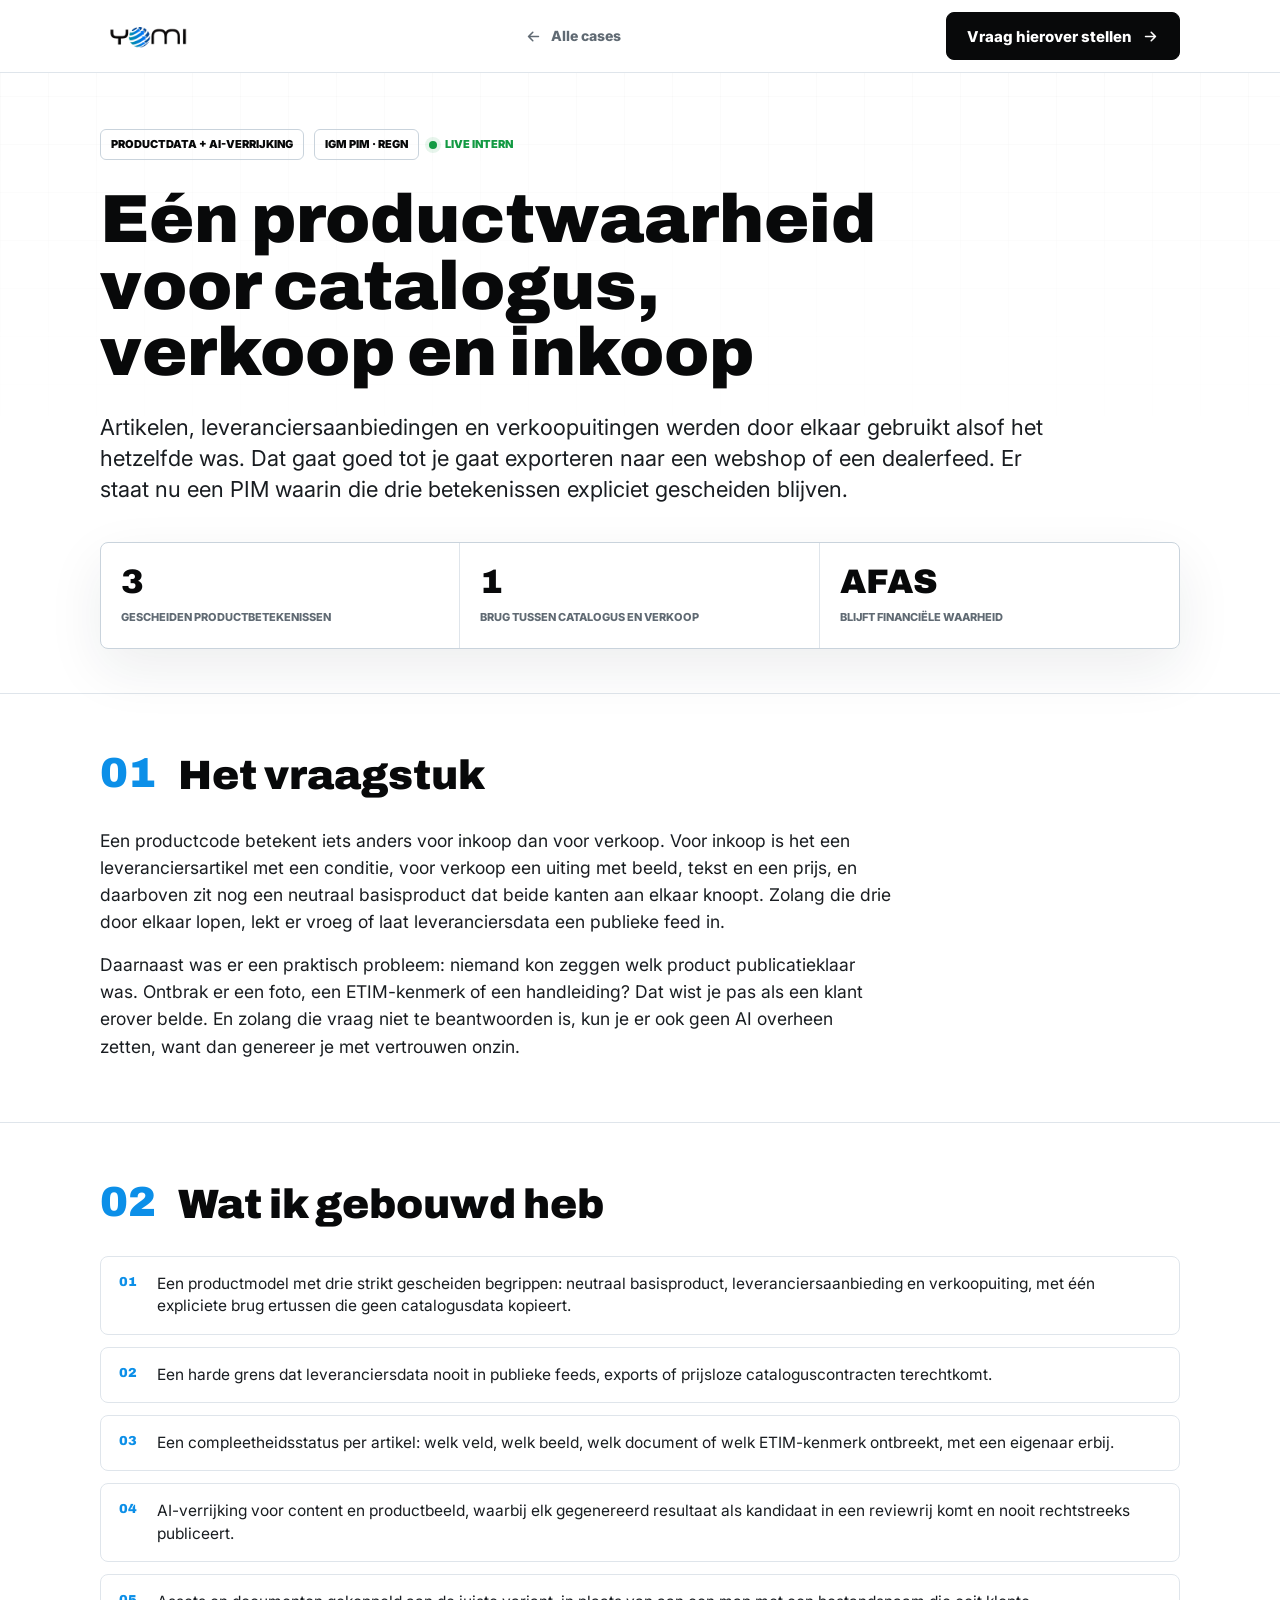
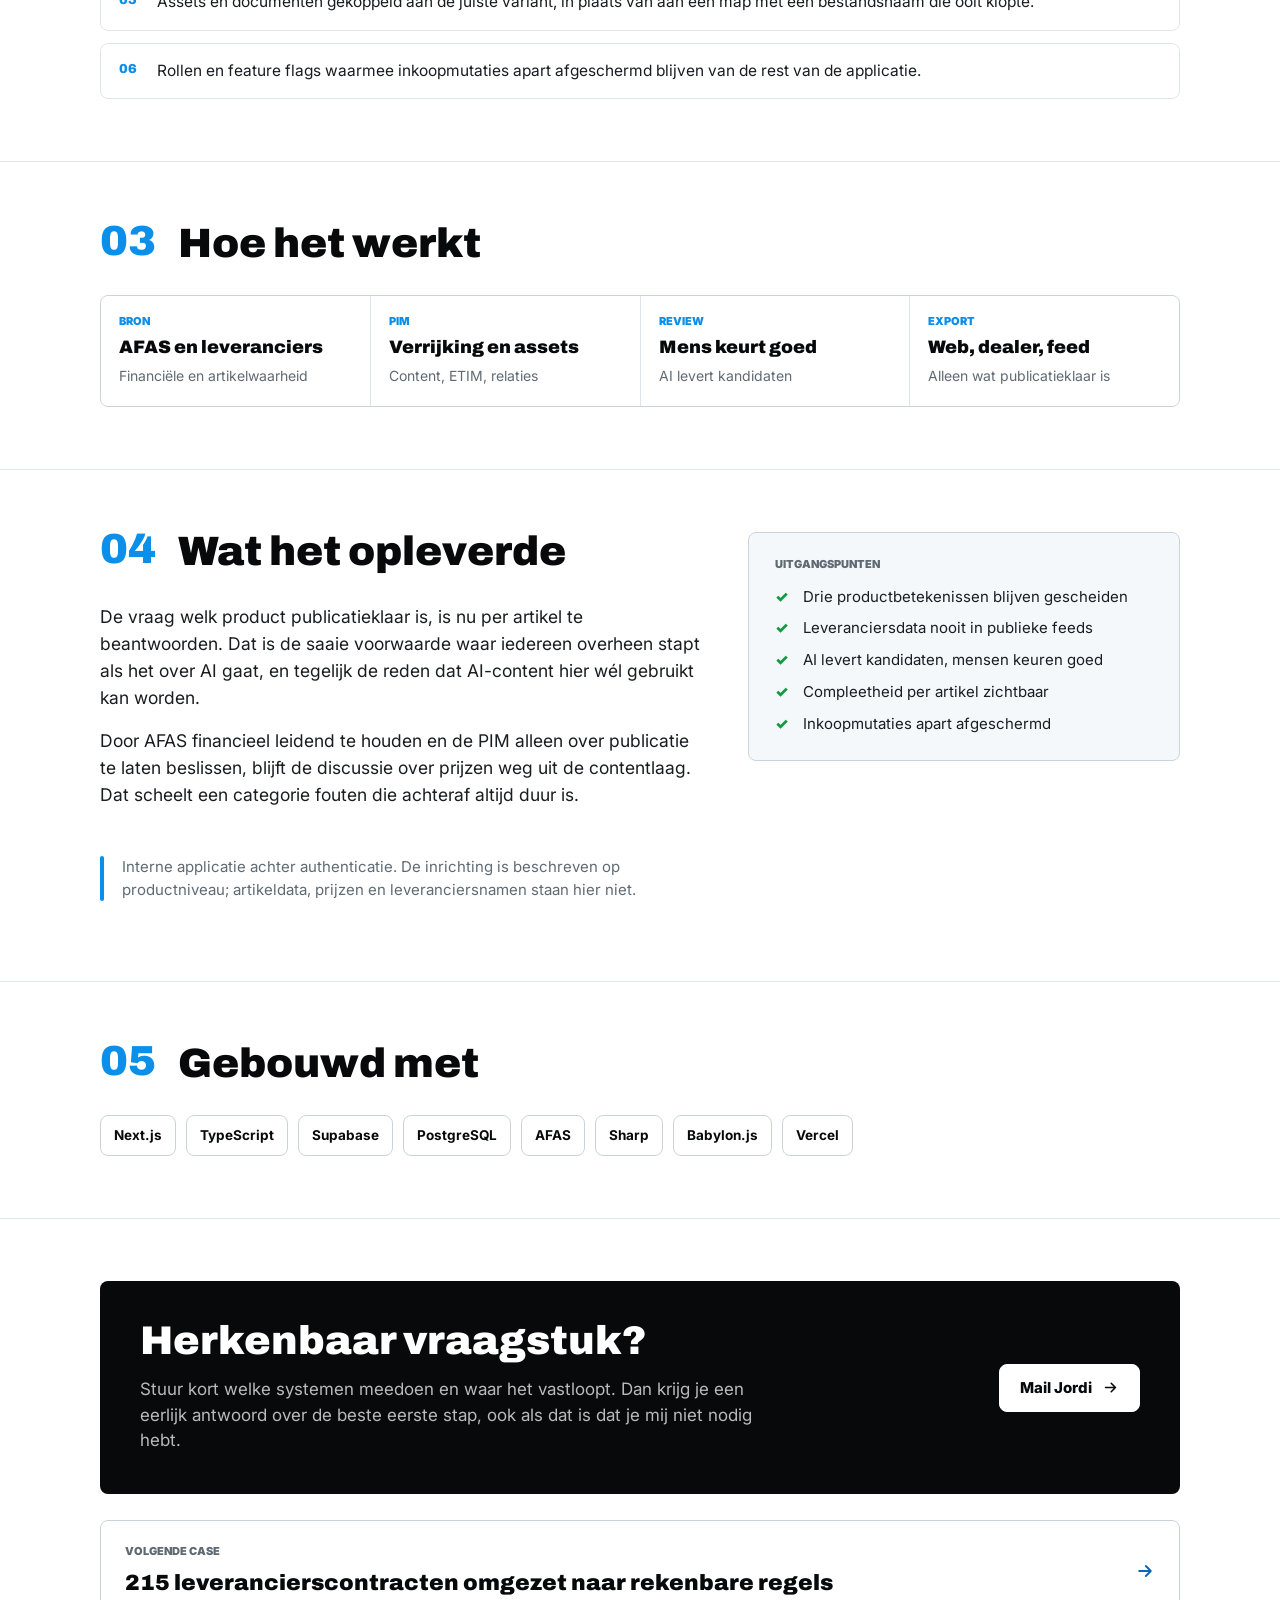
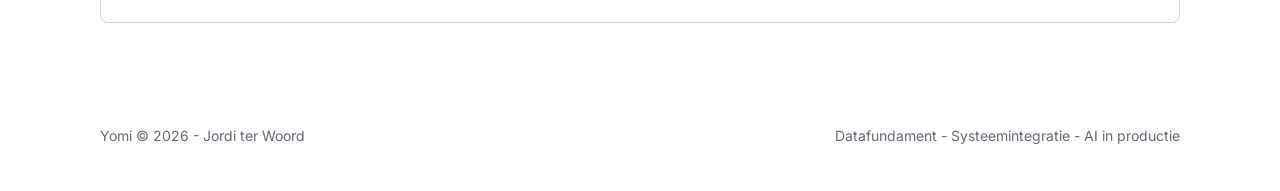
<file: werk/productdata-pim.html>
<!doctype html>
<html lang="nl">

<head>
  <meta charset="utf-8" />
  <meta name="viewport" content="width=device-width, initial-scale=1" />
  <title>Eén productwaarheid voor catalogus, verkoop en inkoop - Yomi</title>
  <meta name="description" content="Artikelen, leveranciersaanbiedingen en verkoopuitingen werden door elkaar gebruikt alsof het hetzelfde was. Dat gaat goed tot je gaat exporteren naar een webshop of een dealerfeed." />
  <link rel="canonical" href="https://yomi.nl/werk/productdata-pim.html" />
  <meta property="og:type" content="article" />
  <meta property="og:url" content="https://yomi.nl/werk/productdata-pim.html" />
  <meta property="og:title" content="Eén productwaarheid voor catalogus, verkoop en inkoop - Yomi" />
  <meta property="og:description" content="Artikelen, leveranciersaanbiedingen en verkoopuitingen werden door elkaar gebruikt alsof het hetzelfde was. Dat gaat goed tot je gaat exporteren naar een webshop of een dealerfeed." />
  <meta property="og:image" content="https://yomi.nl/logos/yomi-logo.png" />
  <link rel="icon" type="image/png" href="../logos/yomi-logo.png" />
  <link rel="preconnect" href="https://fonts.googleapis.com">
  <link rel="preconnect" href="https://fonts.gstatic.com" crossorigin>
  <link href="https://fonts.googleapis.com/css2?family=Archivo:wght@600;700;800;900&family=Inter:wght@400;500;600;700;800&display=swap" rel="stylesheet">
  <link rel="stylesheet" href="../styles/case.css" />
</head>

<body>
  <a href="#main" class="skip">Direct naar inhoud</a>

  <header class="site-header">
    <div class="wrap nav">
      <a class="brand" href="/" aria-label="Yomi home"><img src="../logos/yomi-logo.png" alt="" /></a>
      <a class="back" href="/#werk">
        <svg viewBox="0 0 24 24" fill="none" stroke="currentColor" stroke-width="2.2" stroke-linecap="round"
          stroke-linejoin="round" aria-hidden="true">
          <path d="M19 12H5M11 18l-6-6 6-6" />
        </svg>
        Alle cases
      </a>
      <a class="btn btn-primary" href="mailto:jordi@yomi.nl?subject=Vraag%20over%20de%20case%20E%C3%A9n%20productwaarheid%20voor%20catalogus%2C%20verkoop%20en%20inkoop">
        Vraag hierover stellen
        <svg viewBox="0 0 24 24" fill="none" stroke="currentColor" stroke-width="2.2" stroke-linecap="round" stroke-linejoin="round" aria-hidden="true"><path d="M5 12h14M13 6l6 6-6 6" /></svg>
      </a>
    </div>
  </header>

  <main id="main">
    <section class="case-hero">
      <div class="wrap">
        <div class="meta-line">
          <span class="pill">Productdata + AI-verrijking</span>
          <span class="pill">IGM PIM &middot; REGN</span>
          <span class="live"><span class="dot" aria-hidden="true"></span>Live intern</span>
        </div>
        <h1>E&eacute;n productwaarheid voor catalogus, verkoop en inkoop</h1>
        <p class="lede">Artikelen, leveranciersaanbiedingen en verkoopuitingen werden door elkaar gebruikt alsof het hetzelfde was. Dat gaat goed tot je gaat exporteren naar een webshop of een dealerfeed. Er staat nu een PIM waarin die drie betekenissen expliciet gescheiden blijven.</p>
        <div class="metrics">
          <div><strong>3</strong><span>Gescheiden productbetekenissen</span></div>
          <div><strong>1</strong><span>Brug tussen catalogus en verkoop</span></div>
          <div><strong>AFAS</strong><span>Blijft financi&euml;le waarheid</span></div>
        </div>
      </div>
    </section>

    <section>
      <div class="wrap">
        <div class="sec-head">
          <div class="sec-no">01</div>
          <h2>Het vraagstuk</h2>
        </div>
        <div class="prose">
          <p>Een productcode betekent iets anders voor inkoop dan voor verkoop. Voor inkoop is het een leveranciersartikel met een conditie, voor verkoop een uiting met beeld, tekst en een prijs, en daarboven zit nog een neutraal basisproduct dat beide kanten aan elkaar knoopt. Zolang die drie door elkaar lopen, lekt er vroeg of laat leveranciersdata een publieke feed in.</p>
          <p>Daarnaast was er een praktisch probleem: niemand kon zeggen welk product publicatieklaar was. Ontbrak er een foto, een ETIM-kenmerk of een handleiding? Dat wist je pas als een klant erover belde. En zolang die vraag niet te beantwoorden is, kun je er ook geen AI overheen zetten, want dan genereer je met vertrouwen onzin.</p>
        </div>
      </div>
    </section>

    <section>
      <div class="wrap">
        <div class="sec-head">
          <div class="sec-no">02</div>
          <h2>Wat ik gebouwd heb</h2>
        </div>
        <ul class="build-list">
          <li><b>01</b><span>Een productmodel met drie strikt gescheiden begrippen: neutraal basisproduct, leveranciersaanbieding en verkoopuiting, met &eacute;&eacute;n expliciete brug ertussen die geen catalogusdata kopieert.</span></li>
          <li><b>02</b><span>Een harde grens dat leveranciersdata nooit in publieke feeds, exports of prijsloze cataloguscontracten terechtkomt.</span></li>
          <li><b>03</b><span>Een compleetheidsstatus per artikel: welk veld, welk beeld, welk document of welk ETIM-kenmerk ontbreekt, met een eigenaar erbij.</span></li>
          <li><b>04</b><span>AI-verrijking voor content en productbeeld, waarbij elk gegenereerd resultaat als kandidaat in een reviewrij komt en nooit rechtstreeks publiceert.</span></li>
          <li><b>05</b><span>Assets en documenten gekoppeld aan de juiste variant, in plaats van aan een map met een bestandsnaam die ooit klopte.</span></li>
          <li><b>06</b><span>Rollen en feature flags waarmee inkoopmutaties apart afgeschermd blijven van de rest van de applicatie.</span></li>
        </ul>
      </div>
    </section>

    <section>
      <div class="wrap">
        <div class="sec-head">
          <div class="sec-no">03</div>
          <h2>Hoe het werkt</h2>
        </div>
        <div class="flow">
          <div><h4>Bron</h4><strong>AFAS en leveranciers</strong><p>Financi&euml;le en artikelwaarheid</p></div>
          <div><h4>PIM</h4><strong>Verrijking en assets</strong><p>Content, ETIM, relaties</p></div>
          <div><h4>Review</h4><strong>Mens keurt goed</strong><p>AI levert kandidaten</p></div>
          <div><h4>Export</h4><strong>Web, dealer, feed</strong><p>Alleen wat publicatieklaar is</p></div>
        </div>
      </div>
    </section>

    <section>
      <div class="wrap split">
        <div>
          <div class="sec-head">
            <div class="sec-no">04</div>
            <h2>Wat het opleverde</h2>
          </div>
          <div class="prose">
            <p>De vraag welk product publicatieklaar is, is nu per artikel te beantwoorden. Dat is de saaie voorwaarde waar iedereen overheen stapt als het over AI gaat, en tegelijk de reden dat AI-content hier w&eacute;l gebruikt kan worden.</p>
            <p>Door AFAS financieel leidend te houden en de PIM alleen over publicatie te laten beslissen, blijft de discussie over prijzen weg uit de contentlaag. Dat scheelt een categorie fouten die achteraf altijd duur is.</p>
          </div>
          <div class="note">
            <p>Interne applicatie achter authenticatie. De inrichting is beschreven op productniveau; artikeldata, prijzen en leveranciersnamen staan hier niet.</p>
          </div>
        </div>
        <div class="panel">
          <h3>Uitgangspunten</h3>
          <ul>
            <li><span aria-hidden="true">&#10003;</span>Drie productbetekenissen blijven gescheiden</li>
            <li><span aria-hidden="true">&#10003;</span>Leveranciersdata nooit in publieke feeds</li>
            <li><span aria-hidden="true">&#10003;</span>AI levert kandidaten, mensen keuren goed</li>
            <li><span aria-hidden="true">&#10003;</span>Compleetheid per artikel zichtbaar</li>
            <li><span aria-hidden="true">&#10003;</span>Inkoopmutaties apart afgeschermd</li>
          </ul>
        </div>
      </div>
    </section>

    <section>
      <div class="wrap">
        <div class="sec-head">
          <div class="sec-no">05</div>
          <h2>Gebouwd met</h2>
        </div>
        <div class="stack">
          <span>Next.js</span>
          <span>TypeScript</span>
          <span>Supabase</span>
          <span>PostgreSQL</span>
          <span>AFAS</span>
          <span>Sharp</span>
          <span>Babylon.js</span>
          <span>Vercel</span>
        </div>
      </div>
    </section>

    <section class="case-cta">
      <div class="wrap">
        <div class="cta-panel">
          <div>
            <h2>Herkenbaar vraagstuk?</h2>
            <p>Stuur kort welke systemen meedoen en waar het vastloopt. Dan krijg je een eerlijk antwoord over de beste
              eerste stap, ook als dat is dat je mij niet nodig hebt.</p>
          </div>
          <a class="btn" href="mailto:jordi@yomi.nl?subject=Vraagstuk%20via%20yomi.nl">Mail Jordi <svg viewBox="0 0 24 24" fill="none" stroke="currentColor" stroke-width="2.2" stroke-linecap="round" stroke-linejoin="round" aria-hidden="true"><path d="M5 12h14M13 6l6 6-6 6" /></svg></a>
        </div>
        <a class="next-case" href="./bonusadministratie.html">
          <div>
            <small>Volgende case</small>
            <strong>215 leverancierscontracten omgezet naar rekenbare regels</strong>
          </div>
          <svg viewBox="0 0 24 24" fill="none" stroke="currentColor" stroke-width="2.2" stroke-linecap="round" stroke-linejoin="round" aria-hidden="true"><path d="M5 12h14M13 6l6 6-6 6" /></svg>
        </a>
      </div>
    </section>
  </main>

  <footer class="footer">
    <div class="wrap">
      <div>Yomi &copy; 2026 - Jordi ter Woord</div>
      <div>Datafundament - Systeemintegratie - AI in productie</div>
    </div>
  </footer>
</body>

</html>
</file>
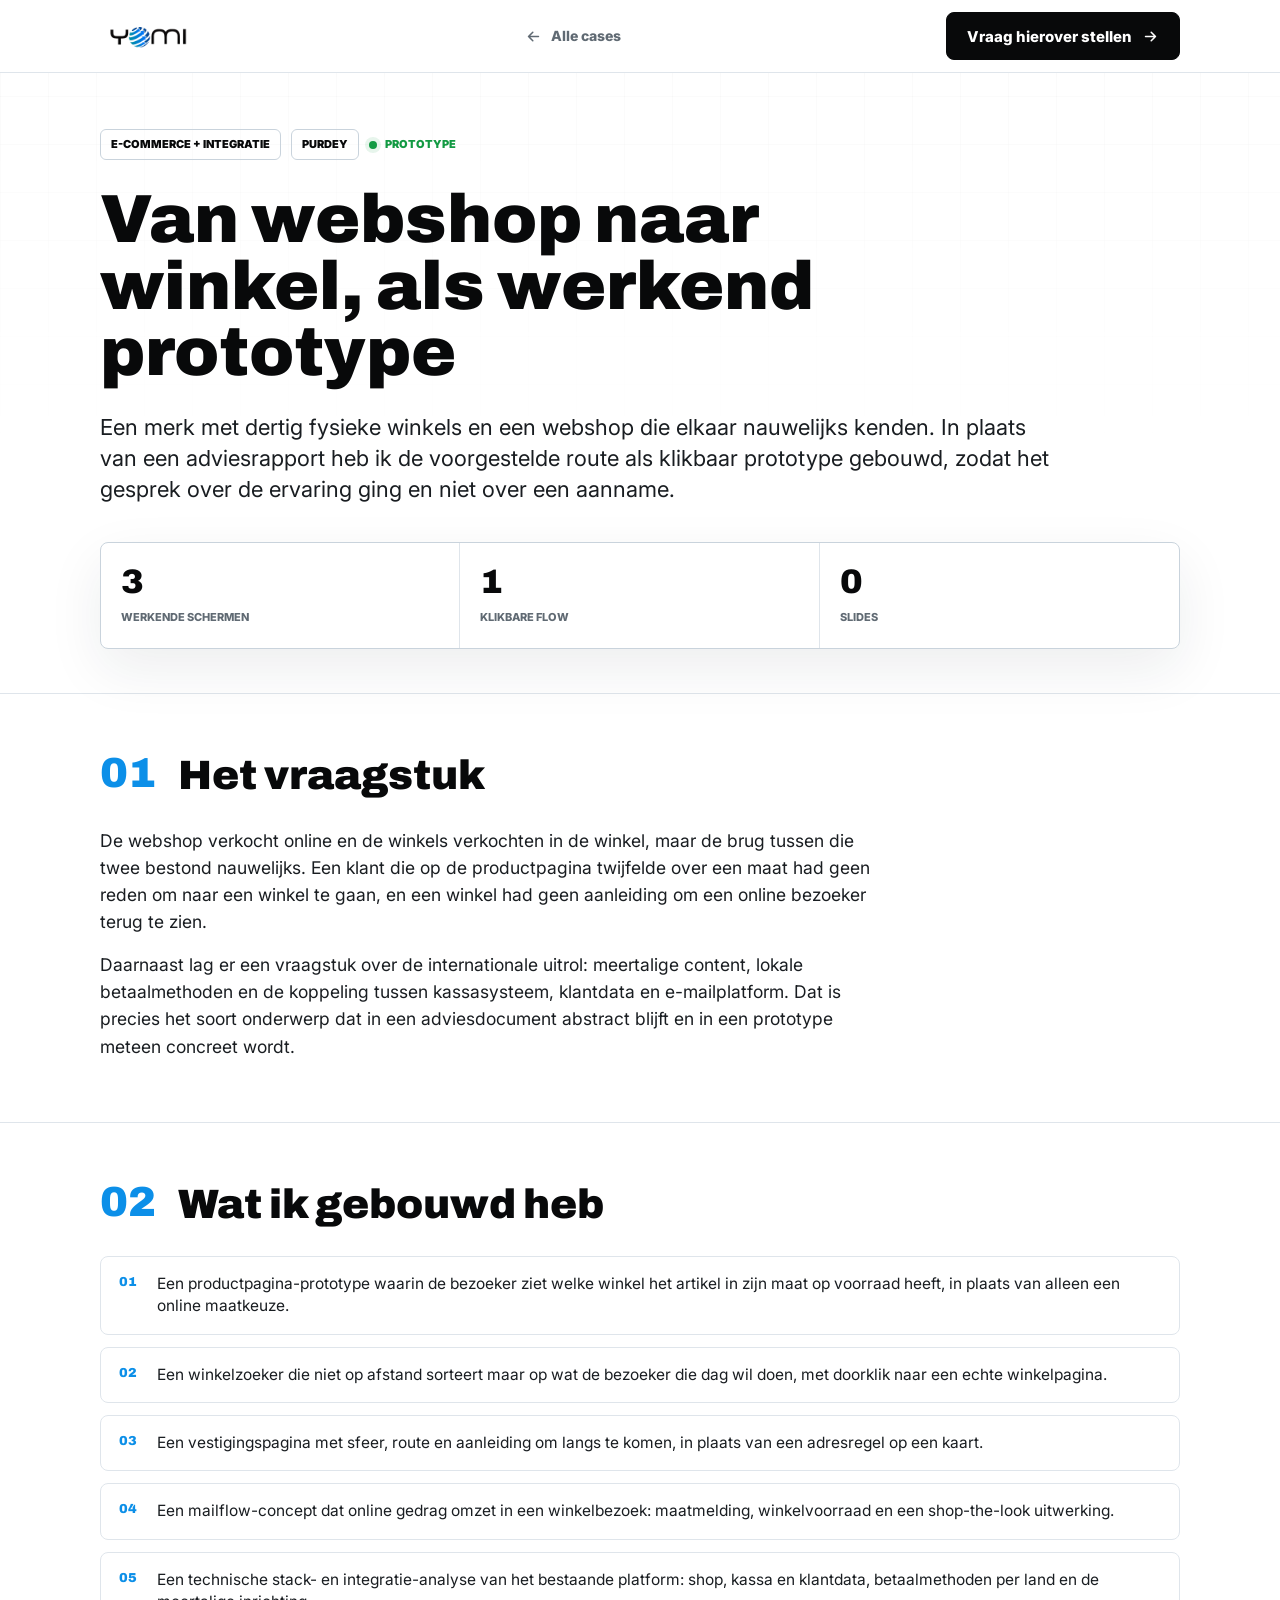
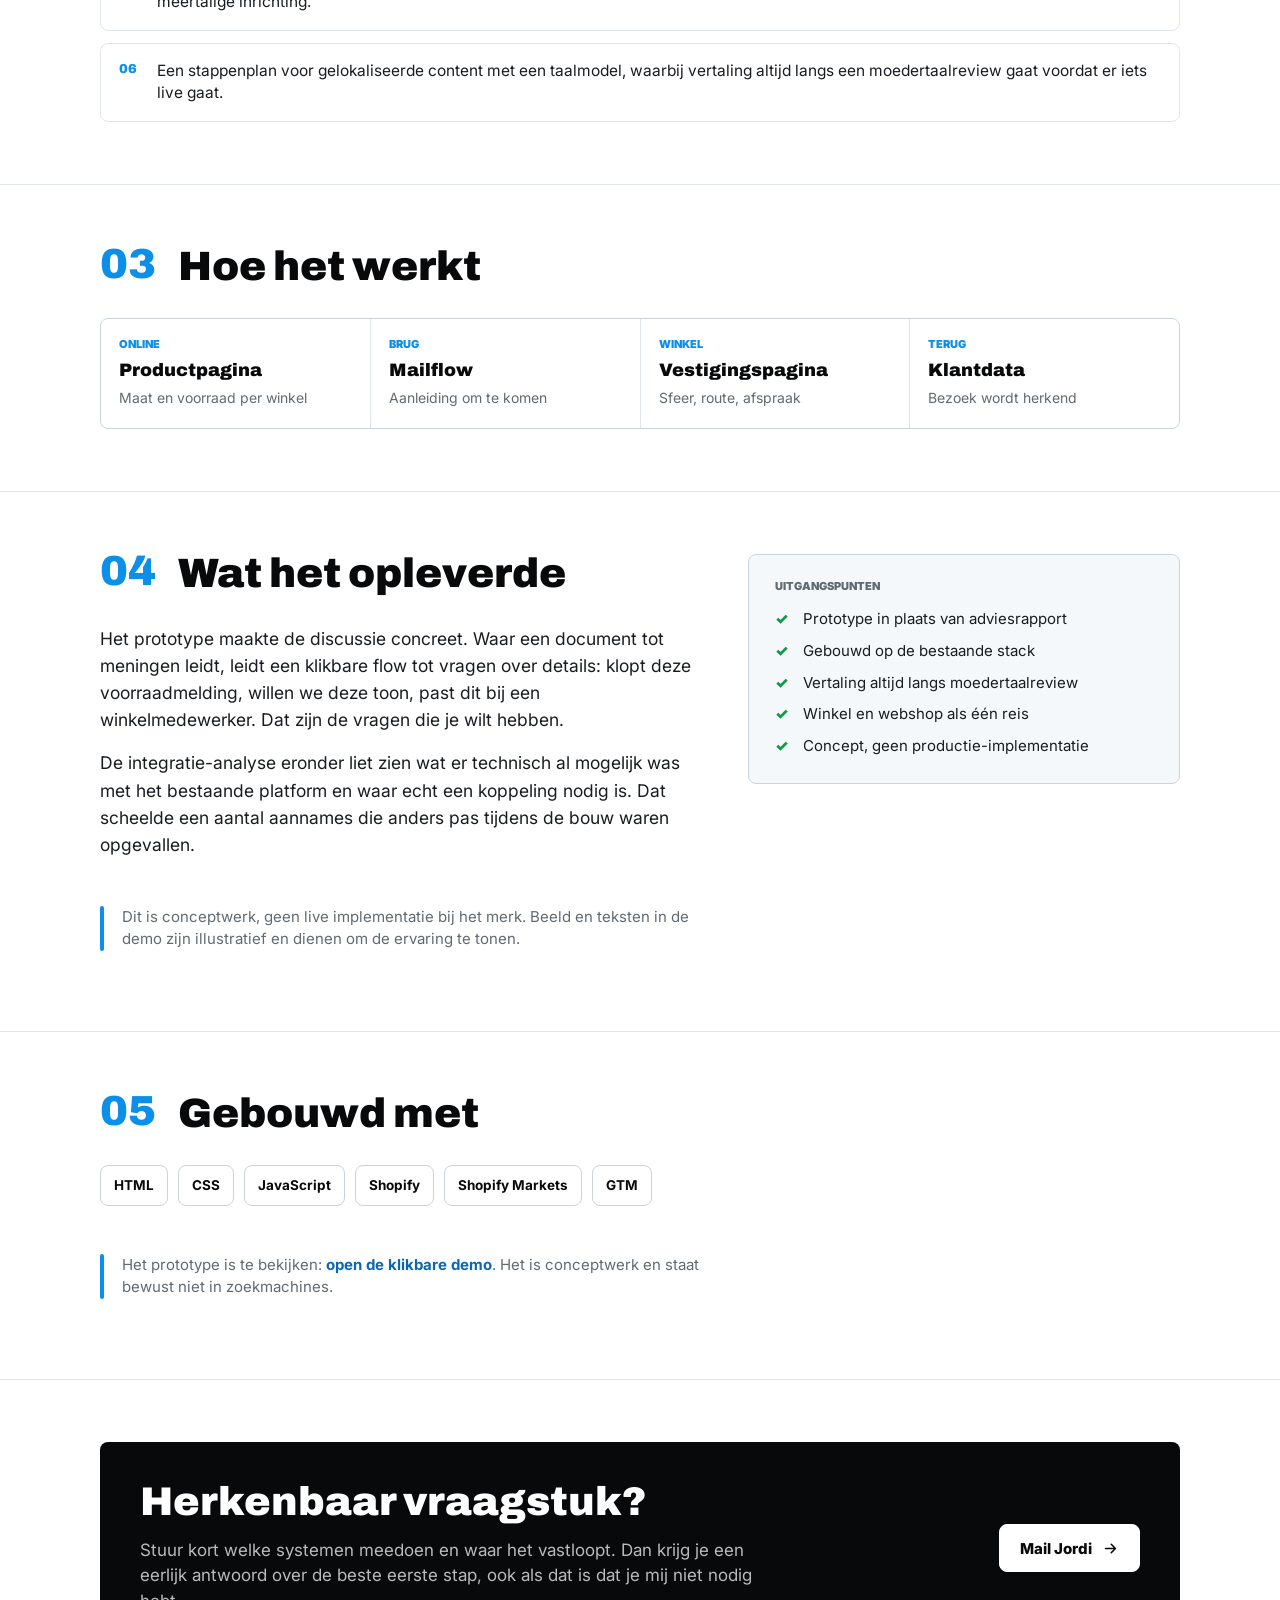
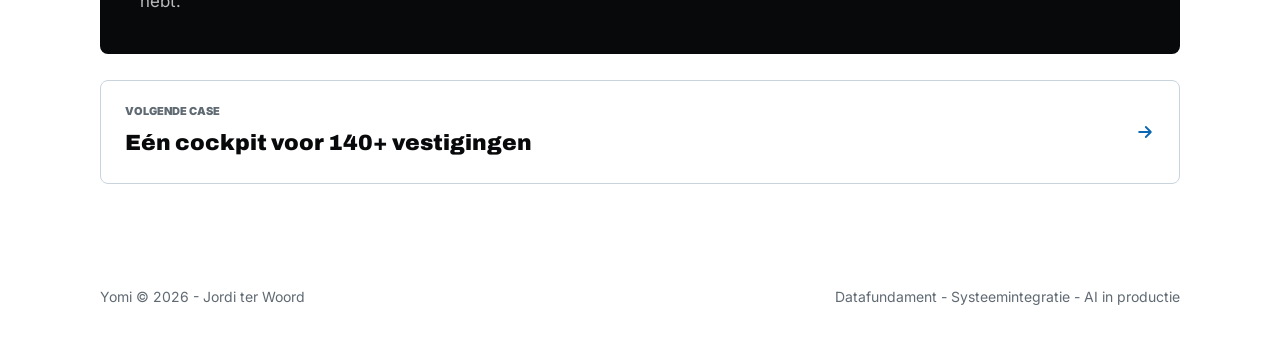
<file: werk/purdey-winkelbeleving.html>
<!doctype html>
<html lang="nl">

<head>
  <meta charset="utf-8" />
  <meta name="viewport" content="width=device-width, initial-scale=1" />
  <title>Van webshop naar winkel, als werkend prototype - Yomi</title>
  <meta name="description" content="Een merk met dertig fysieke winkels en een webshop die elkaar nauwelijks kenden. In plaats van een adviesrapport heb ik de voorgestelde route als klikbaar prototype gebouwd, zodat " />
  <link rel="canonical" href="https://yomi.nl/werk/purdey-winkelbeleving.html" />
  <meta property="og:type" content="article" />
  <meta property="og:url" content="https://yomi.nl/werk/purdey-winkelbeleving.html" />
  <meta property="og:title" content="Van webshop naar winkel, als werkend prototype - Yomi" />
  <meta property="og:description" content="Een merk met dertig fysieke winkels en een webshop die elkaar nauwelijks kenden. In plaats van een adviesrapport heb ik de voorgestelde route als klikbaar prototype gebouwd, zodat " />
  <meta property="og:image" content="https://yomi.nl/logos/yomi-logo.png" />
  <link rel="icon" type="image/png" href="../logos/yomi-logo.png" />
  <link rel="preconnect" href="https://fonts.googleapis.com">
  <link rel="preconnect" href="https://fonts.gstatic.com" crossorigin>
  <link href="https://fonts.googleapis.com/css2?family=Archivo:wght@600;700;800;900&family=Inter:wght@400;500;600;700;800&display=swap" rel="stylesheet">
  <link rel="stylesheet" href="../styles/case.css" />
</head>

<body>
  <a href="#main" class="skip">Direct naar inhoud</a>

  <header class="site-header">
    <div class="wrap nav">
      <a class="brand" href="/" aria-label="Yomi home"><img src="../logos/yomi-logo.png" alt="" /></a>
      <a class="back" href="/#werk">
        <svg viewBox="0 0 24 24" fill="none" stroke="currentColor" stroke-width="2.2" stroke-linecap="round"
          stroke-linejoin="round" aria-hidden="true">
          <path d="M19 12H5M11 18l-6-6 6-6" />
        </svg>
        Alle cases
      </a>
      <a class="btn btn-primary" href="mailto:jordi@yomi.nl?subject=Vraag%20over%20de%20case%20Van%20webshop%20naar%20winkel%2C%20als%20werkend%20prototype">
        Vraag hierover stellen
        <svg viewBox="0 0 24 24" fill="none" stroke="currentColor" stroke-width="2.2" stroke-linecap="round" stroke-linejoin="round" aria-hidden="true"><path d="M5 12h14M13 6l6 6-6 6" /></svg>
      </a>
    </div>
  </header>

  <main id="main">
    <section class="case-hero">
      <div class="wrap">
        <div class="meta-line">
          <span class="pill">E-commerce + integratie</span>
          <span class="pill">Purdey</span>
          <span class="live"><span class="dot" aria-hidden="true"></span>Prototype</span>
        </div>
        <h1>Van webshop naar winkel, als werkend prototype</h1>
        <p class="lede">Een merk met dertig fysieke winkels en een webshop die elkaar nauwelijks kenden. In plaats van een adviesrapport heb ik de voorgestelde route als klikbaar prototype gebouwd, zodat het gesprek over de ervaring ging en niet over een aanname.</p>
        <div class="metrics">
          <div><strong>3</strong><span>Werkende schermen</span></div>
          <div><strong>1</strong><span>Klikbare flow</span></div>
          <div><strong>0</strong><span>Slides</span></div>
        </div>
      </div>
    </section>

    <section>
      <div class="wrap">
        <div class="sec-head">
          <div class="sec-no">01</div>
          <h2>Het vraagstuk</h2>
        </div>
        <div class="prose">
          <p>De webshop verkocht online en de winkels verkochten in de winkel, maar de brug tussen die twee bestond nauwelijks. Een klant die op de productpagina twijfelde over een maat had geen reden om naar een winkel te gaan, en een winkel had geen aanleiding om een online bezoeker terug te zien.</p>
          <p>Daarnaast lag er een vraagstuk over de internationale uitrol: meertalige content, lokale betaalmethoden en de koppeling tussen kassasysteem, klantdata en e-mailplatform. Dat is precies het soort onderwerp dat in een adviesdocument abstract blijft en in een prototype meteen concreet wordt.</p>
        </div>
      </div>
    </section>

    <section>
      <div class="wrap">
        <div class="sec-head">
          <div class="sec-no">02</div>
          <h2>Wat ik gebouwd heb</h2>
        </div>
        <ul class="build-list">
          <li><b>01</b><span>Een productpagina-prototype waarin de bezoeker ziet welke winkel het artikel in zijn maat op voorraad heeft, in plaats van alleen een online maatkeuze.</span></li>
          <li><b>02</b><span>Een winkelzoeker die niet op afstand sorteert maar op wat de bezoeker die dag wil doen, met doorklik naar een echte winkelpagina.</span></li>
          <li><b>03</b><span>Een vestigingspagina met sfeer, route en aanleiding om langs te komen, in plaats van een adresregel op een kaart.</span></li>
          <li><b>04</b><span>Een mailflow-concept dat online gedrag omzet in een winkelbezoek: maatmelding, winkelvoorraad en een shop-the-look uitwerking.</span></li>
          <li><b>05</b><span>Een technische stack- en integratie-analyse van het bestaande platform: shop, kassa en klantdata, betaalmethoden per land en de meertalige inrichting.</span></li>
          <li><b>06</b><span>Een stappenplan voor gelokaliseerde content met een taalmodel, waarbij vertaling altijd langs een moedertaalreview gaat voordat er iets live gaat.</span></li>
        </ul>
      </div>
    </section>

    <section>
      <div class="wrap">
        <div class="sec-head">
          <div class="sec-no">03</div>
          <h2>Hoe het werkt</h2>
        </div>
        <div class="flow">
          <div><h4>Online</h4><strong>Productpagina</strong><p>Maat en voorraad per winkel</p></div>
          <div><h4>Brug</h4><strong>Mailflow</strong><p>Aanleiding om te komen</p></div>
          <div><h4>Winkel</h4><strong>Vestigingspagina</strong><p>Sfeer, route, afspraak</p></div>
          <div><h4>Terug</h4><strong>Klantdata</strong><p>Bezoek wordt herkend</p></div>
        </div>
      </div>
    </section>

    <section>
      <div class="wrap split">
        <div>
          <div class="sec-head">
            <div class="sec-no">04</div>
            <h2>Wat het opleverde</h2>
          </div>
          <div class="prose">
            <p>Het prototype maakte de discussie concreet. Waar een document tot meningen leidt, leidt een klikbare flow tot vragen over details: klopt deze voorraadmelding, willen we deze toon, past dit bij een winkelmedewerker. Dat zijn de vragen die je wilt hebben.</p>
            <p>De integratie-analyse eronder liet zien wat er technisch al mogelijk was met het bestaande platform en waar echt een koppeling nodig is. Dat scheelde een aantal aannames die anders pas tijdens de bouw waren opgevallen.</p>
          </div>
          <div class="note">
            <p>Dit is conceptwerk, geen live implementatie bij het merk. Beeld en teksten in de demo zijn illustratief en dienen om de ervaring te tonen.</p>
          </div>
        </div>
        <div class="panel">
          <h3>Uitgangspunten</h3>
          <ul>
            <li><span aria-hidden="true">&#10003;</span>Prototype in plaats van adviesrapport</li>
            <li><span aria-hidden="true">&#10003;</span>Gebouwd op de bestaande stack</li>
            <li><span aria-hidden="true">&#10003;</span>Vertaling altijd langs moedertaalreview</li>
            <li><span aria-hidden="true">&#10003;</span>Winkel en webshop als &eacute;&eacute;n reis</li>
            <li><span aria-hidden="true">&#10003;</span>Concept, geen productie-implementatie</li>
          </ul>
        </div>
      </div>
    </section>

    <section>
      <div class="wrap">
        <div class="sec-head">
          <div class="sec-no">05</div>
          <h2>Gebouwd met</h2>
        </div>
        <div class="stack">
          <span>HTML</span>
          <span>CSS</span>
          <span>JavaScript</span>
          <span>Shopify</span>
          <span>Shopify Markets</span>
          <span>GTM</span>
        </div>
        <div class="note">
          <p>Het prototype is te bekijken: <a href="/demo/purdey/store/locator.html" style="color:var(--blue-deep);font-weight:700;">open de klikbare demo</a>. Het is conceptwerk en staat bewust niet in zoekmachines.</p>
        </div>
      </div>
    </section>

    <section class="case-cta">
      <div class="wrap">
        <div class="cta-panel">
          <div>
            <h2>Herkenbaar vraagstuk?</h2>
            <p>Stuur kort welke systemen meedoen en waar het vastloopt. Dan krijg je een eerlijk antwoord over de beste
              eerste stap, ook als dat is dat je mij niet nodig hebt.</p>
          </div>
          <a class="btn" href="mailto:jordi@yomi.nl?subject=Vraagstuk%20via%20yomi.nl">Mail Jordi <svg viewBox="0 0 24 24" fill="none" stroke="currentColor" stroke-width="2.2" stroke-linecap="round" stroke-linejoin="round" aria-hidden="true"><path d="M5 12h14M13 6l6 6-6 6" /></svg></a>
        </div>
        <a class="next-case" href="./franchisecockpit.html">
          <div>
            <small>Volgende case</small>
            <strong>E&eacute;n cockpit voor 140+ vestigingen</strong>
          </div>
          <svg viewBox="0 0 24 24" fill="none" stroke="currentColor" stroke-width="2.2" stroke-linecap="round" stroke-linejoin="round" aria-hidden="true"><path d="M5 12h14M13 6l6 6-6 6" /></svg>
        </a>
      </div>
    </section>
  </main>

  <footer class="footer">
    <div class="wrap">
      <div>Yomi &copy; 2026 - Jordi ter Woord</div>
      <div>Datafundament - Systeemintegratie - AI in productie</div>
    </div>
  </footer>
</body>

</html>
</file>
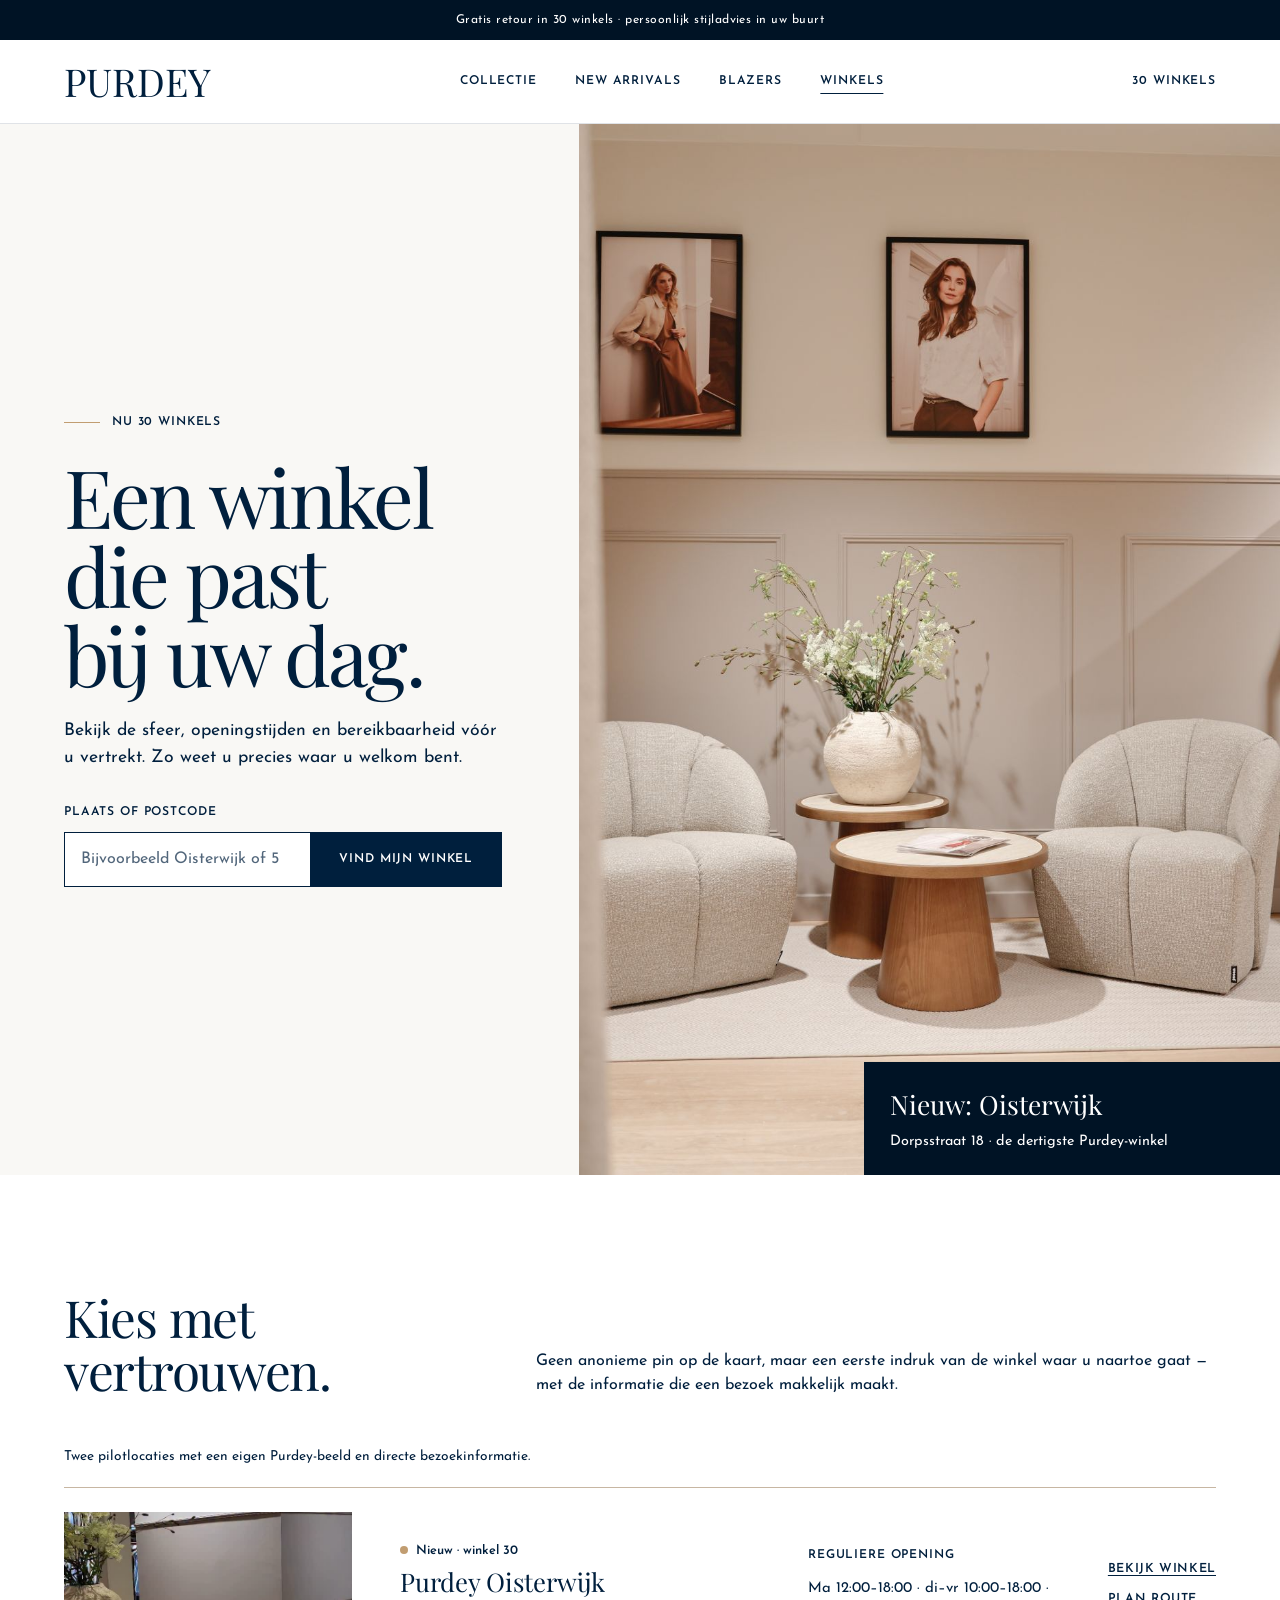
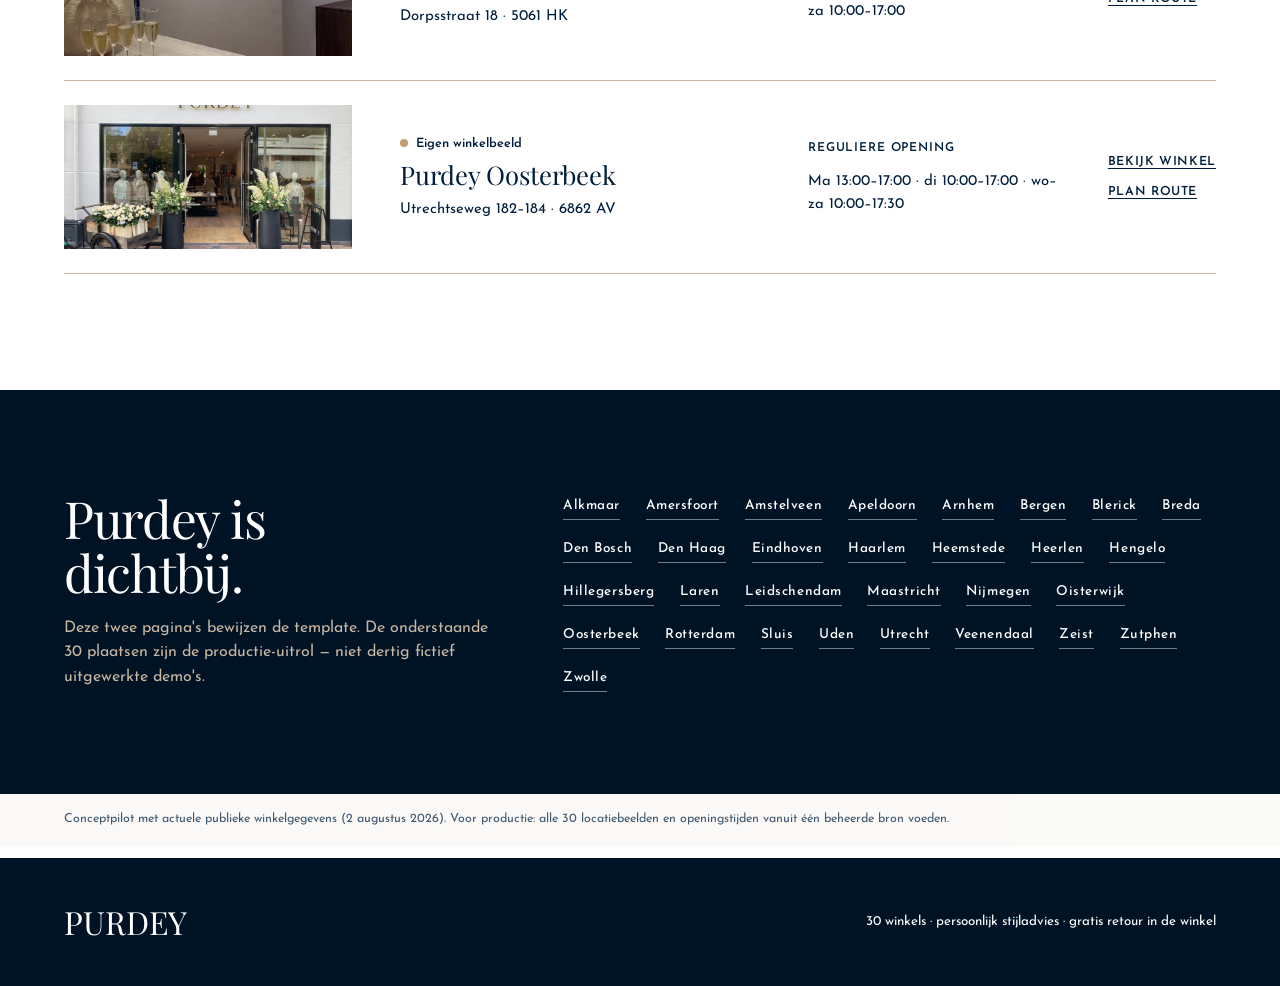
<file: demo/purdey/store/locator.html>
<!--
THESIS: Dertig fysieke winkels worden zichtbaar bewijs en handelbare klantintentie; de generieke kaart-plus-placeholder wordt geweigerd.
OWN-WORLD: Purdey-marine, wit en warm papier; Playfair/Josefin; echte locatiespecifieke fotografie; vlakke lijnen en rechthoekige acties.
STORY: De bezoeker herkent een echte winkel, zoekt op plaats of postcode, vergelijkt praktische details en kiest route of winkelpagina.
FIRST VIEWPORT: Zoekbelofte en invoer links; nieuw Oisterwijk-interieur beeldvullend rechts; primaire actie direct in het zoekveld.
FORM: Editorieel zoekportret, structurele keuze 1; split-stage binnen de vastgelegde Purdey-wereld; geen concept-seed wegens de precies gespecificeerde flow.
-->
<!doctype html>
<html lang="nl">
  <head>
    <meta charset="utf-8" />
    <meta name="viewport" content="width=device-width, initial-scale=1" />
    <meta name="robots" content="noindex, nofollow, noarchive" />
    <meta name="description" content="Concept voor een rijkere Purdey-winkelzoeker met echte locatiebeelden en directe bezoekacties." />
    <title>Vind uw Purdey-winkel — concept</title>
    <link rel="stylesheet" href="styles.css" />
    <script src="store.js" defer></script>
  </head>
  <body>
    <a class="skip-link" href="#main">Meteen naar de inhoud</a>
    <div class="service-bar">Gratis retour in 30 winkels · persoonlijk stijladvies in uw buurt</div>
    <header class="site-header">
      <a class="brand" href="../index.html" aria-label="Purdey conceptoverzicht">PURDEY</a>
      <nav class="primary-nav" aria-label="Hoofdnavigatie">
        <a href="https://www.purdey.nl/collections/shop-all">Collectie</a>
        <a href="https://www.purdey.nl/collections/new-arrivals">New arrivals</a>
        <a href="../blazer/index.html">Blazers</a>
        <a href="locator.html" aria-current="page">Winkels</a>
      </nav>
      <a class="header-action" href="#winkels">30 winkels</a>
    </header>

    <main id="main">
      <section class="locator-hero" aria-labelledby="locator-title">
        <div class="locator-copy">
          <p class="anniversary">Nu 30 winkels</p>
          <h1 id="locator-title">Een winkel die past bij uw dag.</h1>
          <p class="lede">Bekijk de sfeer, openingstijden en bereikbaarheid vóór u vertrekt. Zo weet u precies waar u welkom bent.</p>
          <form class="search-form" data-store-search>
            <label class="label" for="store-query">Plaats of postcode</label>
            <div class="search-row">
              <input id="store-query" data-store-input type="search" placeholder="Bijvoorbeeld Oisterwijk of 5061" autocomplete="postal-code" />
              <button class="button button-primary" type="submit" data-event="store_locator_search">Vind mijn winkel</button>
            </div>
          </form>
        </div>
        <div class="locator-visual">
          <img src="assets/oisterwijk-interieur.jpg" alt="Zithoek in de nieuwe Purdey-winkel in Oisterwijk" />
          <div class="image-caption">
            <strong>Nieuw: Oisterwijk</strong>
            <span>Dorpsstraat 18 · de dertigste Purdey-winkel</span>
          </div>
        </div>
      </section>

      <section class="locator-results" id="winkels" aria-labelledby="stores-title">
        <div class="section-intro">
          <h2 id="stores-title">Kies met vertrouwen.</h2>
          <p>Geen anonieme pin op de kaart, maar een eerste indruk van de winkel waar u naartoe gaat — met de informatie die een bezoek makkelijk maakt.</p>
        </div>
        <p class="result-meta" data-result-count aria-live="polite">Twee pilotlocaties met een eigen Purdey-beeld en directe bezoekinformatie.</p>

        <div class="store-list">
          <article class="store-row" data-store-row data-search="Oisterwijk 5061 Dorpsstraat Noord-Brabant">
            <img class="store-thumb" src="assets/oisterwijk-balie.jpg" alt="Balie van Purdey Oisterwijk tijdens de opening" />
            <div>
              <p class="store-status">Nieuw · winkel 30</p>
              <h3>Purdey Oisterwijk</h3>
              <p class="store-address">Dorpsstraat 18 · 5061 HK</p>
            </div>
            <div>
              <p class="label">Reguliere opening</p>
              <p class="store-hours">Ma 12:00–18:00 · di–vr 10:00–18:00 · za 10:00–17:00</p>
            </div>
            <div class="store-actions">
              <a href="oisterwijk.html" data-event="store_detail_open">Bekijk winkel</a>
              <a href="https://www.google.com/maps/dir/?api=1&destination=51.5802447,5.1926484" target="_blank" rel="noreferrer" data-event="store_route_click">Plan route</a>
            </div>
          </article>

          <article class="store-row" data-store-row data-search="Oosterbeek 6862 Utrechtseweg Gelderland">
            <img class="store-thumb" src="assets/oosterbeek-gevel.jpg" alt="Gevel van Purdey Oosterbeek aan de Utrechtseweg" />
            <div>
              <p class="store-status">Eigen winkelbeeld</p>
              <h3>Purdey Oosterbeek</h3>
              <p class="store-address">Utrechtseweg 182–184 · 6862 AV</p>
            </div>
            <div>
              <p class="label">Reguliere opening</p>
              <p class="store-hours">Ma 13:00–17:00 · di 10:00–17:00 · wo–za 10:00–17:30</p>
            </div>
            <div class="store-actions">
              <a href="https://www.purdey.nl/pages/purdey-winkel-oosterbeek" target="_blank" rel="noreferrer">Bekijk winkel</a>
              <a href="https://www.google.com/maps/dir/?api=1&destination=Utrechtseweg+182-184,+Oosterbeek" target="_blank" rel="noreferrer" data-event="store_route_click" data-store="oosterbeek">Plan route</a>
            </div>
          </article>
        </div>

        <div class="empty-state" data-empty-state hidden>
          <h3>Deze locatie valt buiten de twee uitgewerkte pilotvoorbeelden.</h3>
          <p>In productie krijgt iedere locatie een eigen beeld en winkelpagina. Bekijk nu de huidige volledige winkelzoeker.</p>
          <a class="button button-secondary" href="https://www.purdey.nl/pages/store-locator" target="_blank" rel="noreferrer">Bekijk alle winkels</a>
        </div>
      </section>

      <section class="all-locations" aria-labelledby="all-title">
        <div>
          <h2 id="all-title">Purdey is dichtbij.</h2>
          <p class="all-locations-note">Deze twee pagina's bewijzen de template. De onderstaande 30 plaatsen zijn de productie-uitrol — niet dertig fictief uitgewerkte demo's.</p>
        </div>
        <div class="city-cloud" aria-label="De 30 Purdey-steden voor productie-uitrol">
          <span>Alkmaar</span><span>Amersfoort</span><span>Amstelveen</span><span>Apeldoorn</span><span>Arnhem</span><span>Bergen</span><span>Blerick</span><span>Breda</span><span>Den Bosch</span><span>Den Haag</span><span>Eindhoven</span><span>Haarlem</span><span>Heemstede</span><span>Heerlen</span><span>Hengelo</span><span>Hillegersberg</span><span>Laren</span><span>Leidschendam</span><span>Maastricht</span><span>Nijmegen</span><span>Oisterwijk</span><span>Oosterbeek</span><span>Rotterdam</span><span>Sluis</span><span>Uden</span><span>Utrecht</span><span>Veenendaal</span><span>Zeist</span><span>Zutphen</span><span>Zwolle</span>
        </div>
      </section>
    </main>

    <p class="source-note">Conceptpilot met actuele publieke winkelgegevens (2 augustus 2026). Voor productie: alle 30 locatiebeelden en openingstijden vanuit één beheerde bron voeden.</p>
    <footer class="site-footer">
      <div class="footer-brand">PURDEY</div>
      <p>30 winkels · persoonlijk stijladvies · gratis retour in de winkel</p>
    </footer>
  </body>
</html>
</file>
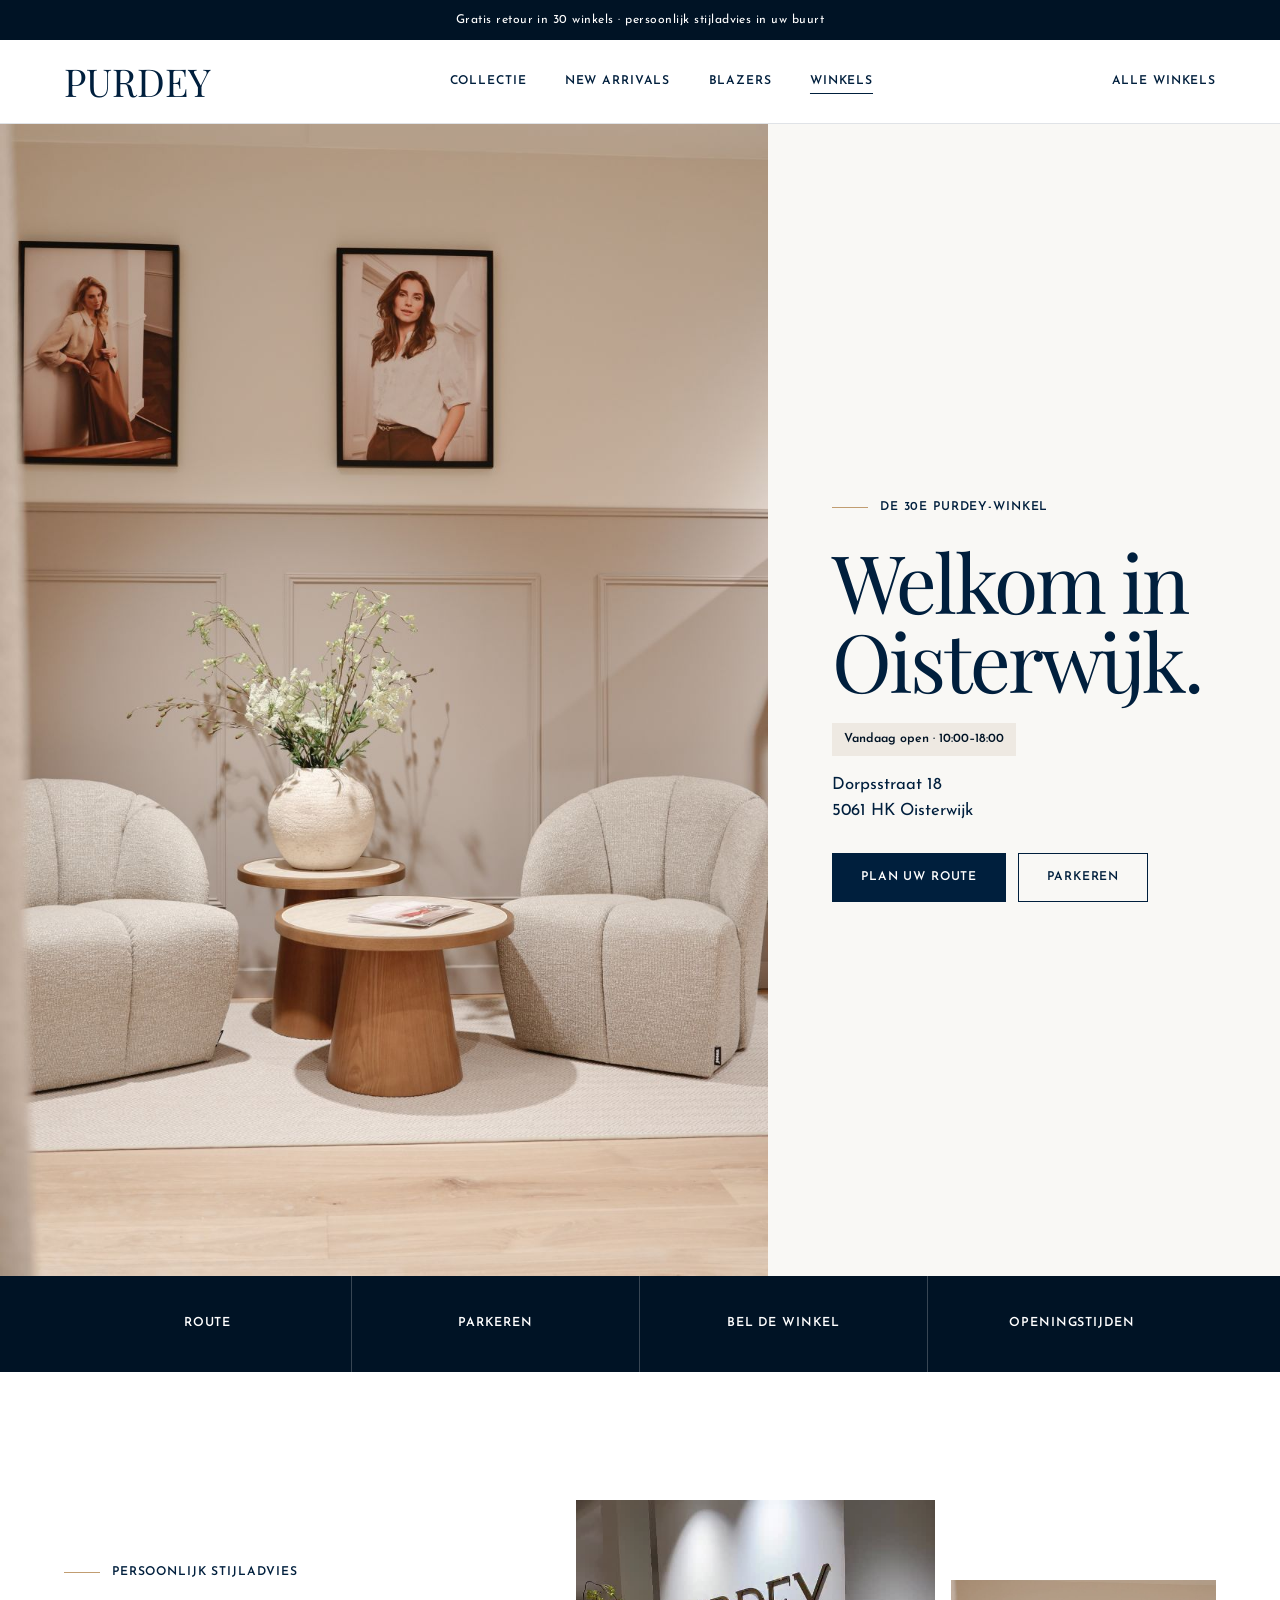
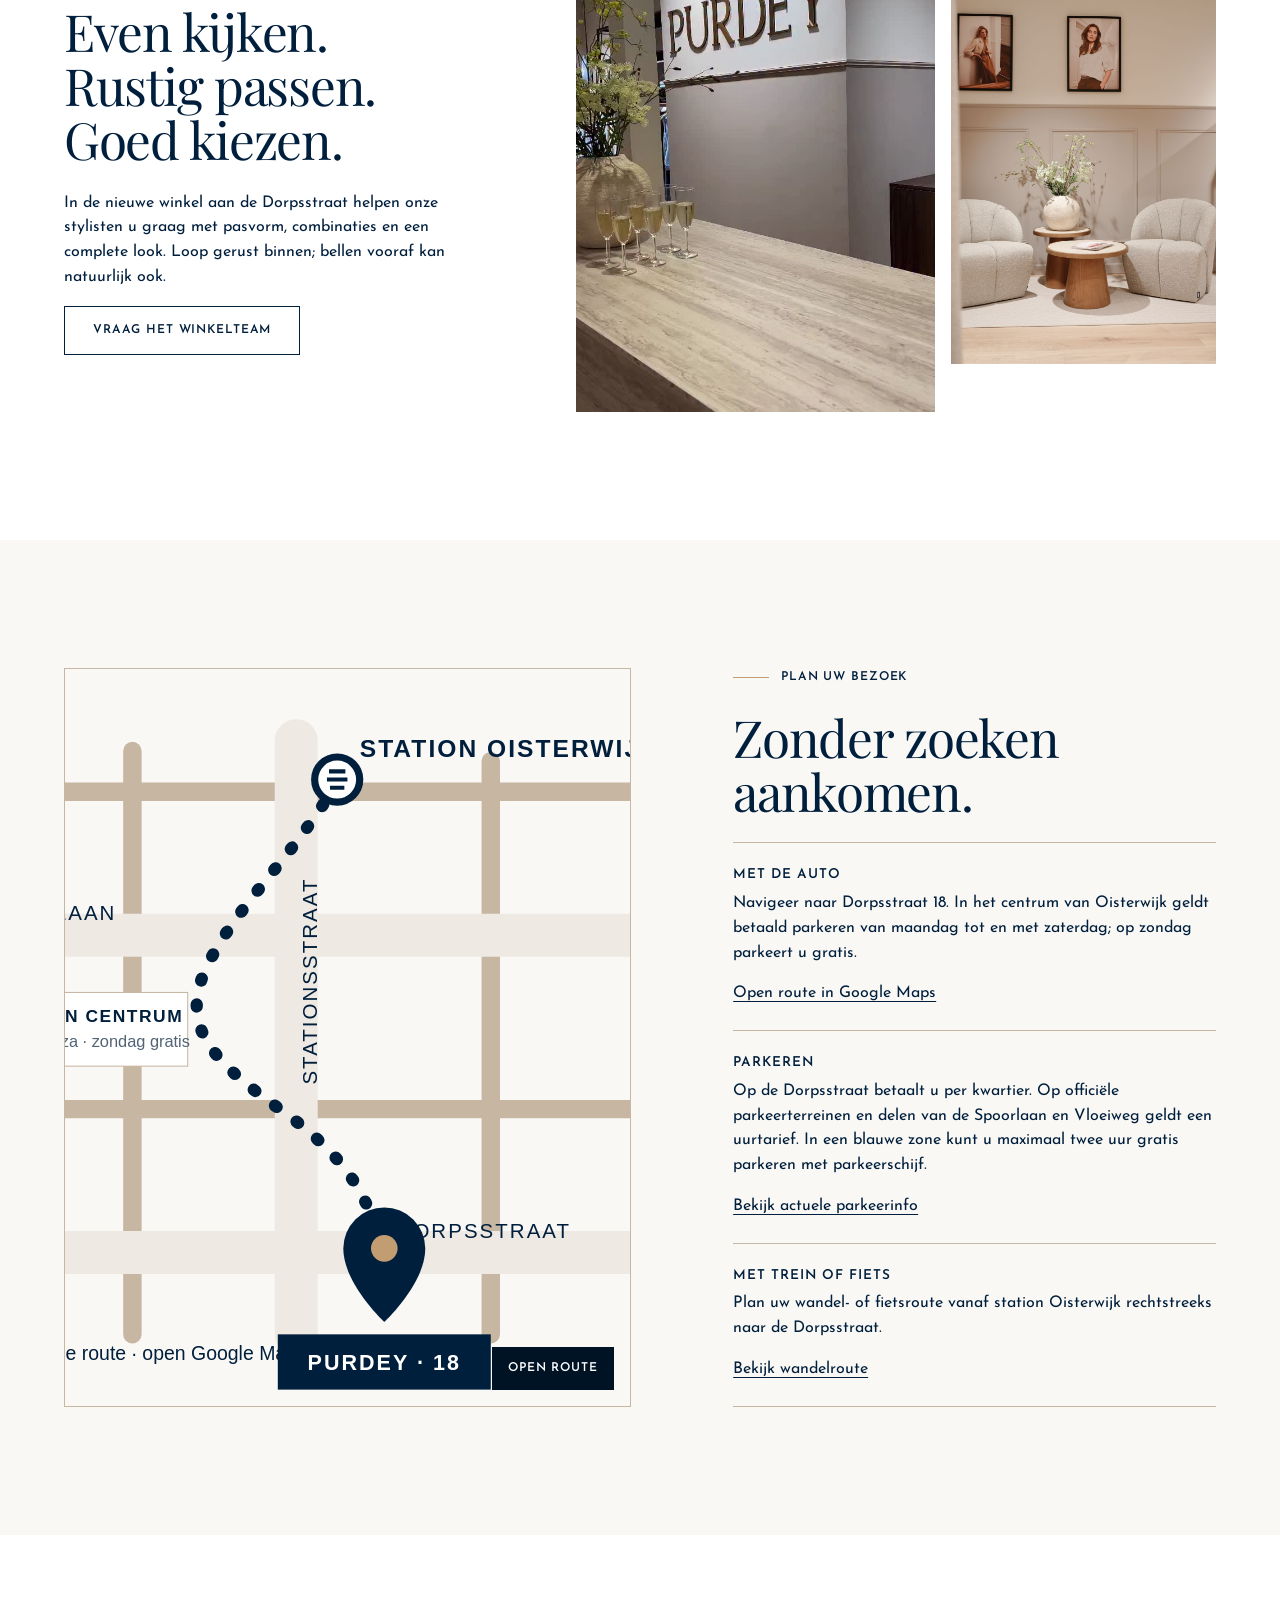
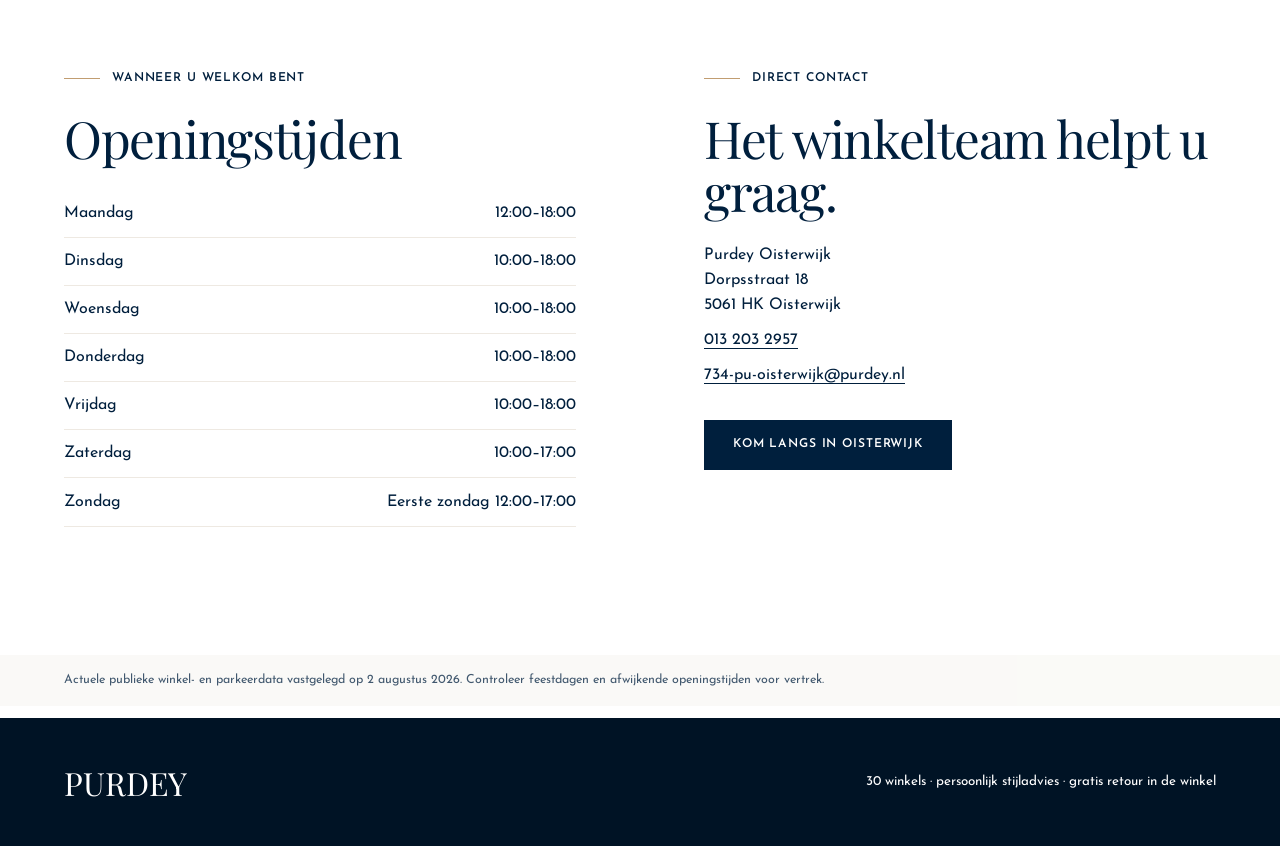
<file: demo/purdey/store/oisterwijk.html>
<!--
THESIS: De winkelpagina is een bruikbaar bezoekplan en fysiek bewijs; lange stadscopy rond één generieke afbeelding wordt geweigerd.
OWN-WORLD: Purdey-marine, wit en warm papier; Playfair/Josefin; echte Oisterwijk-fotografie; vlakke lijnen en rechthoekige acties.
STORY: De bezoeker ziet de nieuwe winkel, controleert of zij terechtkan, kiest route of parkeren en weet wie zij kan bellen.
FIRST VIEWPORT: Oisterwijk-interieur groot links; status, adres en routeactie rechts; vier praktische intenties direct eronder.
FORM: Editorieel winkelportret, structurele keuze 1; bezoekplan als rustige tweede akte; geen concept-seed wegens de precies gespecificeerde flow.
-->
<!doctype html>
<html lang="nl">
  <head>
    <meta charset="utf-8" />
    <meta name="viewport" content="width=device-width, initial-scale=1" />
    <meta name="robots" content="noindex, nofollow, noarchive" />
    <meta name="description" content="Concept voor de winkelpagina van Purdey Oisterwijk met route, parkeren, openingstijden en echte winkelbeelden." />
    <title>Purdey Oisterwijk — concept winkelpagina</title>
    <link rel="stylesheet" href="styles.css" />
    <script src="store.js" defer></script>
  </head>
  <body>
    <a class="skip-link" href="#main">Meteen naar de inhoud</a>
    <div class="service-bar">Gratis retour in 30 winkels · persoonlijk stijladvies in uw buurt</div>
    <header class="site-header">
      <a class="brand" href="../index.html" aria-label="Purdey conceptoverzicht">PURDEY</a>
      <nav class="primary-nav" aria-label="Hoofdnavigatie">
        <a href="https://www.purdey.nl/collections/shop-all">Collectie</a>
        <a href="https://www.purdey.nl/collections/new-arrivals">New arrivals</a>
        <a href="../blazer/index.html">Blazers</a>
        <a href="locator.html" aria-current="page">Winkels</a>
      </nav>
      <a class="header-action" href="locator.html">Alle winkels</a>
    </header>

    <main id="main">
      <section class="store-hero" aria-labelledby="store-title">
        <div class="store-hero-media">
          <img src="assets/oisterwijk-interieur.jpg" alt="Zithoek in de nieuwe Purdey-winkel in Oisterwijk" />
        </div>
        <div class="store-hero-copy">
          <p class="anniversary">De 30e Purdey-winkel</p>
          <h1 id="store-title">Welkom in Oisterwijk.</h1>
          <p class="today-status" data-open-status>Openingstijden laden…</p>
          <p class="hero-address">Dorpsstraat 18<br />5061 HK Oisterwijk</p>
          <div class="action-group">
            <a class="button button-primary" href="https://www.google.com/maps/dir/?api=1&destination=51.5802447,5.1926484" target="_blank" rel="noreferrer" data-event="store_route_click">Plan uw route</a>
            <a class="button button-secondary" href="#parkeren" data-event="store_parking_open">Parkeren</a>
          </div>
        </div>
      </section>

      <nav class="quick-intents" aria-label="Praktische winkelacties">
        <a href="https://www.google.com/maps/dir/?api=1&destination=51.5802447,5.1926484" target="_blank" rel="noreferrer" data-event="store_route_click">Route</a>
        <a href="#parkeren" data-event="store_parking_open">Parkeren</a>
        <a href="tel:+31132032957" data-event="store_call_click">Bel de winkel</a>
        <a href="#openingstijden" data-event="store_hours_open">Openingstijden</a>
      </nav>

      <section class="store-story" aria-labelledby="story-title">
        <div class="store-story-copy">
          <p class="anniversary">Persoonlijk stijladvies</p>
          <h2 id="story-title">Even kijken. Rustig passen. Goed kiezen.</h2>
          <p>In de nieuwe winkel aan de Dorpsstraat helpen onze stylisten u graag met pasvorm, combinaties en een complete look. Loop gerust binnen; bellen vooraf kan natuurlijk ook.</p>
          <a class="button button-secondary" href="tel:+31132032957" data-event="store_call_click">Vraag het winkelteam</a>
        </div>
        <div class="store-gallery" aria-label="Foto's van Purdey Oisterwijk">
          <img src="assets/oisterwijk-balie.jpg" alt="Balie en Purdey-logo in de winkel in Oisterwijk" />
          <img src="assets/oisterwijk-interieur.jpg" alt="Zithoek voor persoonlijk advies in Purdey Oisterwijk" />
        </div>
      </section>

      <section class="visit-plan" id="parkeren" aria-labelledby="visit-title">
        <a
          class="map-wrap"
          href="https://www.google.com/maps/dir/?api=1&destination=51.5802447,5.1926484"
          target="_blank"
          rel="noreferrer"
          data-event="store_map_click"
          aria-label="Open route naar Purdey Oisterwijk in Google Maps"
        >
          <img src="assets/oisterwijk-route.svg" alt="Schematische wandelroute van station Oisterwijk naar Purdey aan de Dorpsstraat" />
          <span class="map-action">Open route</span>
        </a>
        <div class="visit-copy">
          <p class="anniversary">Plan uw bezoek</p>
          <h2 id="visit-title">Zonder zoeken aankomen.</h2>

          <div class="info-block">
            <h3>Met de auto</h3>
            <p>Navigeer naar Dorpsstraat 18. In het centrum van Oisterwijk geldt betaald parkeren van maandag tot en met zaterdag; op zondag parkeert u gratis.</p>
            <a href="https://www.google.com/maps/dir/?api=1&destination=51.5802447,5.1926484" target="_blank" rel="noreferrer" data-event="store_route_click">Open route in Google Maps</a>
          </div>

          <div class="info-block">
            <h3>Parkeren</h3>
            <p>Op de Dorpsstraat betaalt u per kwartier. Op officiële parkeerterreinen en delen van de Spoorlaan en Vloeiweg geldt een uurtarief. In een blauwe zone kunt u maximaal twee uur gratis parkeren met parkeerschijf.</p>
            <a href="https://www.oisterwijk.nl/parkeren/betaald-parkeren" target="_blank" rel="noreferrer" data-event="store_parking_source">Bekijk actuele parkeerinfo</a>
          </div>

          <div class="info-block">
            <h3>Met trein of fiets</h3>
            <p>Plan uw wandel- of fietsroute vanaf station Oisterwijk rechtstreeks naar de Dorpsstraat.</p>
            <a href="https://www.google.com/maps/dir/?api=1&origin=Station+Oisterwijk&destination=Dorpsstraat+18,+Oisterwijk&travelmode=walking" target="_blank" rel="noreferrer" data-event="store_walk_route_click">Bekijk wandelroute</a>
          </div>
        </div>
      </section>

      <section class="opening-contact" id="openingstijden" aria-labelledby="hours-title">
        <div>
          <p class="anniversary">Wanneer u welkom bent</p>
          <h2 id="hours-title">Openingstijden</h2>
          <dl class="hours-list">
            <div><dt>Maandag</dt><dd>12:00–18:00</dd></div>
            <div><dt>Dinsdag</dt><dd>10:00–18:00</dd></div>
            <div><dt>Woensdag</dt><dd>10:00–18:00</dd></div>
            <div><dt>Donderdag</dt><dd>10:00–18:00</dd></div>
            <div><dt>Vrijdag</dt><dd>10:00–18:00</dd></div>
            <div><dt>Zaterdag</dt><dd>10:00–17:00</dd></div>
            <div><dt>Zondag</dt><dd>Eerste zondag 12:00–17:00</dd></div>
          </dl>
        </div>

        <div>
          <p class="anniversary">Direct contact</p>
          <h2>Het winkelteam helpt u graag.</h2>
          <address class="contact-list">
            Purdey Oisterwijk<br />
            Dorpsstraat 18<br />
            5061 HK Oisterwijk
            <a href="tel:+31132032957" data-event="store_call_click">013 203 2957</a>
            <a href="mailto:734-pu-oisterwijk@purdey.nl" data-event="store_email_click">734-pu-oisterwijk@purdey.nl</a>
          </address>
          <a class="button button-primary" href="https://www.google.com/maps/dir/?api=1&destination=51.5802447,5.1926484" target="_blank" rel="noreferrer" data-event="store_visit_intent">Kom langs in Oisterwijk</a>
        </div>
      </section>
    </main>

    <p class="source-note">Actuele publieke winkel- en parkeerdata vastgelegd op 2 augustus 2026. Controleer feestdagen en afwijkende openingstijden voor vertrek.</p>
    <footer class="site-footer">
      <div class="footer-brand">PURDEY</div>
      <p>30 winkels · persoonlijk stijladvies · gratis retour in de winkel</p>
    </footer>

    <div class="mobile-action-bar" aria-label="Snelle winkelacties">
      <a class="button button-primary" href="https://www.google.com/maps/dir/?api=1&destination=51.5802447,5.1926484" target="_blank" rel="noreferrer" data-event="store_route_click">Plan route</a>
      <a class="button button-secondary" href="tel:+31132032957" data-event="store_call_click">Bel</a>
    </div>
  </body>
</html>
</file>
<file: demo/purdey/blazer/styles.css>
:root {
  --ink: #001f3d;
  --deep-ink: #001325;
  --paper: #ffffff;
  --warm-paper: #f9f8f5;
  --soft-beige: #eee9e2;
  --sand: #c7b6a2;
  --bronze: #c19d71;
  --success: #2e694e;
  --line: rgba(0, 31, 61, 0.18);
  --page-pad: clamp(1rem, 5.5vw, 5rem);
  --serif: "Playfair Display", Georgia, serif;
  --sans: "Josefin Sans", Arial, sans-serif;
}

* { box-sizing: border-box; }
html { scroll-behavior: smooth; }
body {
  margin: 0;
  background: var(--paper);
  color: var(--ink);
  font-family: var(--sans);
  font-size: 1rem;
  font-weight: 400;
  line-height: 1.55;
}
button, input, select { font: inherit; }
button, a { -webkit-tap-highlight-color: transparent; }
a { color: inherit; }
img { display: block; max-width: 100%; }
svg { fill: none; stroke: currentColor; stroke-linecap: round; stroke-linejoin: round; stroke-width: 1.5; }

.skip-link {
  position: fixed;
  z-index: 100;
  top: 0;
  left: 1rem;
  padding: 0.75rem 1rem;
  background: var(--paper);
  transform: translateY(-120%);
}
.skip-link:focus { transform: translateY(0); }

.service-strip {
  min-height: 31px;
  padding: 0.38rem var(--page-pad);
  background: var(--deep-ink);
  color: var(--paper);
  display: flex;
  justify-content: flex-end;
  align-items: center;
  gap: 2rem;
  font-size: 0.72rem;
  font-weight: 500;
}
.service-strip span:first-child { margin-right: auto; }
.service-strip a { text-underline-offset: 0.22rem; }

.nav-shell {
  min-height: 82px;
  padding: 0 var(--page-pad);
  display: grid;
  grid-template-columns: minmax(120px, 1fr) auto minmax(120px, 1fr);
  align-items: center;
  border-bottom: 1px solid var(--line);
}
.brand { width: 126px; }
.brand img, .site-footer img { width: 100%; height: auto; }
.main-nav { display: flex; align-items: center; justify-content: center; gap: clamp(1.2rem, 3vw, 2.8rem); }
.main-nav a {
  padding: 1.9rem 0 1.6rem;
  font-size: 0.74rem;
  font-weight: 600;
  letter-spacing: 0.06em;
  text-decoration: none;
  text-transform: uppercase;
  border-bottom: 2px solid transparent;
}
.main-nav a:hover, .main-nav a:focus-visible { border-color: var(--bronze); }
.bag-button {
  justify-self: end;
  width: 47px;
  min-height: 44px;
  border: 0;
  background: transparent;
  color: var(--ink);
  display: flex;
  align-items: center;
  justify-content: flex-end;
  gap: 0.35rem;
  cursor: pointer;
}
.bag-button svg { width: 22px; height: 22px; }
.bag-button span { font-size: 0.72rem; }

.breadcrumb {
  padding: 0.85rem var(--page-pad);
  display: flex;
  align-items: center;
  gap: 0.7rem;
  border-bottom: 1px solid rgba(0, 31, 61, 0.08);
  font-size: 0.7rem;
  letter-spacing: 0.05em;
  text-transform: uppercase;
}
.breadcrumb a { text-underline-offset: 0.2rem; }

.product-layout {
  padding: clamp(1.5rem, 4vw, 4.5rem) var(--page-pad) clamp(4.5rem, 9vw, 8rem);
  display: grid;
  grid-template-columns: minmax(0, 1.2fr) minmax(350px, 0.8fr);
  gap: clamp(2rem, 6vw, 7rem);
  align-items: start;
}
.gallery { min-width: 0; }
.gallery-stage {
  position: relative;
  min-height: 650px;
  background: var(--warm-paper);
  overflow: hidden;
}
.gallery-stage::after {
  content: "";
  position: absolute;
  inset: auto 0 0;
  height: 23%;
  background: linear-gradient(to top, rgba(0, 19, 37, 0.1), transparent);
  pointer-events: none;
}
.gallery-stage > img {
  width: 100%;
  height: min(74vw, 850px);
  object-fit: contain;
  object-position: center;
  transition: opacity 180ms ease-out, transform 420ms cubic-bezier(.16,1,.3,1);
}
.gallery-stage.is-changing > img { opacity: 0.15; transform: scale(1.012); }
.image-counter {
  position: absolute;
  z-index: 1;
  right: 1rem;
  bottom: 1rem;
  padding: 0.42rem 0.7rem;
  background: rgba(255,255,255,0.9);
  font-size: 0.72rem;
}
.gallery-thumbs {
  margin-top: 0.75rem;
  display: grid;
  grid-template-columns: repeat(4, 1fr);
  gap: 0.75rem;
}
.thumb {
  height: 126px;
  padding: 0;
  border: 1px solid transparent;
  background: var(--warm-paper);
  cursor: pointer;
  overflow: hidden;
}
.thumb img { width: 100%; height: 100%; object-fit: cover; object-position: top center; }
.thumb.is-active { border-color: var(--ink); }

.product-decision { position: sticky; top: 1.5rem; }
.status-label, .demo-label, .section-kicker, .visit-kicker {
  margin: 0;
  color: var(--ink);
  font-size: 0.72rem;
  font-weight: 600;
  letter-spacing: 0.09em;
  text-transform: uppercase;
}
.status-label { display: inline-block; padding-bottom: 0.2rem; border-bottom: 1px solid var(--bronze); }
.brand-label { margin: 1.35rem 0 0.05rem; font-size: 0.78rem; font-weight: 600; letter-spacing: 0.1em; text-transform: uppercase; }
h1, h2, h3 { font-family: var(--serif); font-weight: 400; }
h1 { margin: 0; font-size: clamp(2.45rem, 4.4vw, 4.5rem); line-height: 0.98; letter-spacing: -0.032em; text-wrap: balance; }
.price { margin: 1.25rem 0 0; font-size: 1.15rem; font-weight: 500; }
.product-copy { max-width: 56ch; margin: 1.6rem 0 2.2rem; color: rgba(0, 31, 61, 0.78); }

.size-picker { margin: 0; padding: 0; border: 0; }
.size-picker legend {
  width: 100%;
  margin-bottom: 0.65rem;
  display: flex;
  justify-content: space-between;
  align-items: baseline;
  font-size: 0.75rem;
  font-weight: 600;
  letter-spacing: 0.07em;
  text-transform: uppercase;
}
.size-picker legend a { font-weight: 400; letter-spacing: 0; text-transform: none; text-underline-offset: 0.2rem; }
.size-options { display: grid; grid-template-columns: repeat(6, minmax(44px, 1fr)); }
.size-options button {
  min-height: 48px;
  margin-left: -1px;
  border: 1px solid var(--line);
  background: var(--paper);
  color: var(--ink);
  cursor: pointer;
}
.size-options button:first-child { margin-left: 0; }
.size-options button:hover { background: var(--warm-paper); }
.size-options button.is-selected { position: relative; z-index: 1; background: var(--ink); color: var(--paper); border-color: var(--ink); }
.size-options button.is-unavailable s { text-decoration-thickness: 1px; text-decoration-color: currentColor; }
.size-options button.is-unavailable:not(.is-selected) { color: rgba(0, 31, 61, 0.52); background: var(--warm-paper); }
.size-picker.is-invalid .size-options { outline: 2px solid var(--bronze); outline-offset: 2px; }
.size-picker.is-invalid .field-message { color: var(--ink); font-weight: 600; }
.field-message { min-height: 1.3rem; margin: 0.6rem 0 0; color: rgba(0, 31, 61, 0.68); font-size: 0.8rem; }

.buy-actions { margin-top: 1.1rem; display: grid; gap: 0.65rem; }
.button {
  min-height: 49px;
  padding: 0.85rem 1.6rem;
  border: 1px solid var(--ink);
  display: inline-flex;
  align-items: center;
  justify-content: center;
  gap: 0.65rem;
  color: var(--ink);
  font-size: 0.75rem;
  font-weight: 600;
  letter-spacing: 0.07em;
  line-height: 1.2;
  text-align: center;
  text-decoration: none;
  text-transform: uppercase;
  cursor: pointer;
  transition: background-color 150ms ease-out, color 150ms ease-out;
}
.button svg { width: 18px; height: 18px; }
.button-primary { background: var(--ink); color: var(--paper); }
.button-primary:hover, .button-primary:focus-visible { background: var(--deep-ink); }
.button-secondary { background: var(--paper); }
.button-secondary:hover, .button-secondary:focus-visible { background: var(--ink); color: var(--paper); }
.button:disabled { border-color: rgba(0,31,61,0.22); background: var(--soft-beige); color: rgba(0,31,61,0.42); cursor: not-allowed; }

.availability-panel {
  margin-top: 1rem;
  padding: 1.35rem;
  border: 1px solid var(--sand);
  background: var(--warm-paper);
}
.availability-panel h2 { margin: 0.35rem 0 0.7rem; font-size: 1.65rem; line-height: 1.08; }
.availability-panel > p:not(.demo-label) { max-width: 56ch; margin: 0 0 1rem; font-size: 0.84rem; }
.restock-form label { display: block; margin-bottom: 0.38rem; font-size: 0.76rem; font-weight: 600; }
.notify-action { display: grid; grid-template-columns: minmax(0, 1fr) auto; }
.notify-action input {
  min-width: 0;
  min-height: 49px;
  padding: 0.75rem 0.85rem;
  border: 1px solid var(--ink);
  border-right: 0;
  border-radius: 0;
  color: var(--ink);
  background: var(--paper);
}
.notify-action input::placeholder { color: rgba(0, 31, 61, 0.62); }
.notify-action input[aria-invalid="true"] { border-color: var(--bronze); box-shadow: inset 0 0 0 1px var(--bronze); }
.notify-action .button { min-width: 8.5rem; }
.form-message { margin: 0.55rem 0 0; color: rgba(0,31,61,0.68); font-size: 0.72rem; }
.form-message.is-error { color: var(--ink); font-weight: 600; }
.availability-actions { display: flex; flex-wrap: wrap; gap: 0.6rem 1.25rem; margin-top: 1rem; }
.availability-actions .text-link { margin-top: 0; font-size: 0.78rem; font-weight: 600; }

.assurances {
  margin: 1.25rem 0 0;
  padding: 1rem 0;
  border-top: 1px solid var(--line);
  border-bottom: 1px solid var(--line);
  list-style: none;
  display: grid;
  gap: 0.4rem;
  font-size: 0.8rem;
}
.assurances li::before { content: "✓"; margin-right: 0.55rem; color: var(--success); }

.stock-panel {
  margin-top: 1.25rem;
  padding: 1.35rem;
  background: var(--soft-beige);
  border: 1px solid var(--sand);
}
.stock-heading { display: flex; justify-content: space-between; gap: 1rem; }
.stock-heading h2, .visit-panel h2 { margin: 0.3rem 0 0; font-size: 1.5rem; line-height: 1.1; }
.demo-label { color: #76552f; }
.text-button, .text-link {
  padding: 0;
  border: 0;
  background: transparent;
  color: var(--ink);
  text-decoration: underline;
  text-underline-offset: 0.23rem;
  cursor: pointer;
}
.text-button { align-self: flex-start; font-size: 0.75rem; }
.location-form { margin: 1.2rem 0 1rem; }
.location-form label { display: block; margin-bottom: 0.38rem; font-size: 0.76rem; font-weight: 600; }
.field-action { display: grid; grid-template-columns: 1fr auto; }
.field-action input { min-width: 0; min-height: 45px; padding: 0.7rem 0.85rem; border: 1px solid var(--ink); border-right: 0; border-radius: 0; color: var(--ink); background: var(--paper); }
.field-action button { min-width: 82px; border: 1px solid var(--ink); background: var(--ink); color: var(--paper); font-size: 0.72rem; font-weight: 600; text-transform: uppercase; cursor: pointer; }
.store-results { border-top: 1px solid var(--sand); }
.store-result { padding: 1rem 0; border-bottom: 1px solid var(--sand); display: grid; grid-template-columns: 1fr auto; gap: 0.65rem 1rem; align-items: center; }
.store-name { margin: 0; font-weight: 600; }
.store-result p:not(.store-name) { margin: 0.15rem 0 0; font-size: 0.76rem; color: rgba(0,31,61,0.68); }
.stock-status { justify-self: end; font-size: 0.72rem; font-weight: 600; }
.stock-status span { display: inline-block; width: 8px; height: 8px; margin-right: 0.3rem; border-radius: 50%; background: var(--success); }
.stock-status small { display: block; color: rgba(0,31,61,0.58); font-size: 0.63rem; font-weight: 400; text-align: right; }
.stock-low span { background: color-mix(in srgb, var(--bronze) 60%, var(--ink)); }
.visit-button { grid-column: 1 / -1; justify-self: start; padding: 0 0 0.15rem; border: 0; border-bottom: 1px solid var(--ink); background: transparent; color: var(--ink); font-size: 0.76rem; font-weight: 600; cursor: pointer; }
.stock-disclaimer { margin: 1rem 0 0; font-size: 0.7rem; color: rgba(0,31,61,0.68); }

.visit-panel { margin-top: 1rem; padding: 1.35rem; background: var(--ink); color: var(--paper); }
.visit-panel p:not(.visit-kicker) { max-width: 58ch; margin-bottom: 1.15rem; font-size: 0.82rem; color: rgba(255,255,255,0.78); }
.visit-kicker { color: var(--bronze); }
.visit-actions { display: grid; grid-template-columns: 1fr 1fr; gap: 0.65rem; }
.visit-panel .button-primary { background: var(--paper); color: var(--ink); border-color: var(--paper); }
.visit-panel .button-secondary { color: var(--paper); border-color: var(--paper); }
.product-details { margin-top: 1.2rem; border-bottom: 1px solid var(--line); }
.product-details summary { padding: 1rem 0; cursor: pointer; font-size: 0.75rem; font-weight: 600; letter-spacing: 0.06em; text-transform: uppercase; }
.product-details p { margin: 0 0 1rem; font-size: 0.82rem; }

.look-section {
  display: grid;
  grid-template-columns: minmax(0, 0.95fr) minmax(420px, 1.05fr);
  background: var(--warm-paper);
}
.look-visual { position: relative; min-height: 780px; overflow: hidden; background: var(--sand); }
.look-visual > img { width: 100%; height: 100%; object-fit: cover; object-position: center top; }
.look-caption { position: absolute; left: clamp(1.25rem, 4vw, 3.5rem); bottom: clamp(1.25rem, 4vw, 3.5rem); margin: 0; padding: 1rem 1.2rem; background: var(--paper); font-family: var(--serif); font-size: clamp(1.2rem, 2vw, 1.7rem); line-height: 1.15; }
.look-builder { padding: clamp(3rem, 7vw, 7rem) clamp(1.5rem, 7vw, 7rem); align-self: center; }
.look-builder > h2, .service-close h2 { margin: 0.6rem 0 1rem; font-size: clamp(2.5rem, 5vw, 4.8rem); line-height: 1; letter-spacing: -0.03em; text-wrap: balance; }
.look-intro { max-width: 56ch; margin: 0 0 2.2rem; color: rgba(0,31,61,0.72); }
.look-items { border-top: 1px solid var(--line); }
.look-item { min-height: 132px; padding: 0.9rem 0; border-bottom: 1px solid var(--line); display: grid; grid-template-columns: 26px 82px minmax(0, 1fr) auto; gap: 0.9rem; align-items: center; transition: opacity 150ms ease-out; }
.look-item.is-off { opacity: 0.45; }
.look-item > img { width: 82px; height: 104px; object-fit: contain; background: var(--paper); }
.item-check input { position: absolute; opacity: 0; pointer-events: none; }
.item-check span { display: grid; width: 19px; height: 19px; border: 1px solid var(--ink); place-items: center; cursor: pointer; }
.item-check input:checked + span { background: var(--ink); color: var(--paper); }
.item-check input:checked + span::after { content: "✓"; font-size: 0.72rem; }
.look-item-copy p { margin: 0; font-size: 0.64rem; font-weight: 600; letter-spacing: 0.07em; text-transform: uppercase; }
.look-item-copy h3 { margin: 0.16rem 0; font-family: var(--sans); font-size: 0.9rem; font-weight: 500; }
.look-item-copy span { font-size: 0.8rem; }
.compact-size { display: grid; gap: 0.25rem; font-size: 0.62rem; font-weight: 600; letter-spacing: 0.05em; text-transform: uppercase; }
.compact-size select { min-width: 70px; min-height: 38px; padding: 0.45rem; border: 1px solid var(--ink); border-radius: 0; background: var(--paper); color: var(--ink); }
.look-total { padding: 1.1rem 0; display: flex; justify-content: space-between; gap: 1rem; font-size: 0.82rem; }
.look-total strong { display: block; font-size: 1rem; }
.look-add { width: 100%; }
.text-link { margin-top: 1rem; font-weight: 600; }
.look-note { min-height: 1.25rem; margin: 0.65rem 0 0; color: rgba(0,31,61,0.68); font-size: 0.74rem; }

.service-close {
  padding: clamp(4rem, 9vw, 8rem) var(--page-pad);
  background: var(--deep-ink);
  color: var(--paper);
  display: grid;
  grid-template-columns: 1.1fr 0.9fr;
  gap: 2rem clamp(2rem, 8vw, 8rem);
  align-items: end;
}
.service-close .section-kicker { color: var(--bronze); }
.service-close h2 { margin-bottom: 0; }
.service-close > p { max-width: 52ch; margin: 0; color: rgba(255,255,255,0.75); }
.service-close .light-button { grid-column: 2; justify-self: start; color: var(--paper); border-color: var(--paper); }
.service-close .light-button:hover { background: var(--paper); color: var(--ink); }

.toast { position: fixed; z-index: 20; right: 1rem; bottom: 1rem; max-width: min(420px, calc(100vw - 2rem)); min-height: 58px; padding: 0.85rem 1rem; background: var(--ink); color: var(--paper); box-shadow: 0 12px 28px rgba(0, 19, 37, 0.28); display: flex; align-items: center; gap: 1rem; }
.toast[hidden] { display: none; }
.toast button { margin-left: auto; border: 0; background: transparent; color: var(--paper); font-size: 1.35rem; cursor: pointer; }
.site-footer { min-height: 110px; padding: 2rem var(--page-pad); display: grid; grid-template-columns: 120px minmax(0, 720px); gap: 2rem; align-items: center; border-top: 1px solid var(--line); }
.site-footer p { margin: 0; font-size: 0.72rem; color: rgba(0,31,61,0.65); }

:focus-visible { outline: 2px solid var(--bronze); outline-offset: 3px; }
[hidden] { display: none !important; }

@media (max-width: 980px) {
  .nav-shell { grid-template-columns: 1fr auto; }
  .main-nav { display: none; }
  .product-layout { grid-template-columns: 1fr; }
  .gallery-stage > img { height: min(110vw, 780px); }
  .product-decision { position: static; }
  .look-section { grid-template-columns: 1fr; }
  .look-visual { min-height: 680px; }
}

@media (max-width: 640px) {
  .service-strip { justify-content: space-between; gap: 0.75rem; font-size: 0.64rem; }
  .service-strip span:nth-child(2) { display: none; }
  .nav-shell { min-height: 67px; }
  .brand { width: 105px; }
  .breadcrumb { overflow: hidden; white-space: nowrap; }
  .product-layout { padding-top: 1rem; gap: 1.5rem; }
  .gallery-stage { min-height: 430px; }
  .gallery-stage > img { height: 96vw; max-height: 500px; }
  .gallery-thumbs { gap: 0.45rem; }
  .thumb { height: 64px; }
  h1 { font-size: clamp(2.5rem, 13vw, 3.6rem); }
  .size-options { grid-template-columns: repeat(3, 1fr); gap: 0; }
  .size-options button:nth-child(4) { margin-left: 0; margin-top: -1px; }
  .size-options button:nth-child(5), .size-options button:nth-child(6) { margin-top: -1px; }
  .notify-action { grid-template-columns: 1fr; gap: 0.55rem; }
  .notify-action input { border-right: 1px solid var(--ink); }
  .notify-action .button { width: 100%; }
  .visit-actions { grid-template-columns: 1fr; }
  .stock-heading { align-items: flex-start; }
  .store-result { grid-template-columns: 1fr; }
  .stock-status { justify-self: start; }
  .stock-status small { display: inline; margin-left: 0.3rem; }
  .look-visual { min-height: 560px; }
  .look-builder { padding-top: 3.5rem; padding-bottom: 4.5rem; }
  .look-item { grid-template-columns: 25px 66px minmax(0, 1fr); }
  .look-item > img { width: 66px; height: 90px; }
  .compact-size { grid-column: 3; grid-row: 2; justify-self: start; margin-top: -1.9rem; }
  .compact-size select { margin-left: 0.35rem; min-width: 65px; }
  .service-close { grid-template-columns: 1fr; }
  .service-close .light-button { grid-column: 1; }
  .site-footer { grid-template-columns: 90px 1fr; gap: 1rem; }
}

@media (prefers-reduced-motion: reduce) {
  html { scroll-behavior: auto; }
  *, *::before, *::after { scroll-behavior: auto !important; transition-duration: 0.01ms !important; }
}
</file>
<file: styles/case.css>
:root {
  --bg: #ffffff;
  --ink: #08090a;
  --text: #191d21;
  --muted: #606a73;
  --line: #dfe5eb;
  --line-strong: #c9d3dc;
  --surface: #f5f8fa;
  --blue: #0c8fe8;
  --blue-deep: #0967b3;
  --green: #139a43;
  --white: #ffffff;
  --content: 1080px;
  --radius: 8px;
  --shadow: 0 20px 55px rgba(22, 35, 48, 0.08);
  --ease: cubic-bezier(0.22, 1, 0.36, 1);
}

*,
*::before,
*::after {
  box-sizing: border-box;
}

html {
  scroll-behavior: smooth;
  -webkit-text-size-adjust: 100%;
}

body {
  margin: 0;
  color: var(--text);
  background: var(--bg);
  font-family: "Inter", system-ui, -apple-system, "Segoe UI", sans-serif;
  font-size: 16px;
  line-height: 1.55;
  -webkit-font-smoothing: antialiased;
}

body::before {
  content: "";
  position: fixed;
  inset: 0;
  z-index: -1;
  pointer-events: none;
  background:
    linear-gradient(rgba(8, 9, 10, 0.035) 1px, transparent 1px),
    linear-gradient(90deg, rgba(8, 9, 10, 0.035) 1px, transparent 1px);
  background-size: 48px 48px;
  mask-image: linear-gradient(to bottom, rgba(0, 0, 0, 0.6), transparent 460px);
}

h1,
h2,
h3,
h4,
p {
  margin: 0;
}

h1,
h2,
h3,
h4 {
  color: var(--ink);
  font-family: "Archivo", "Inter", system-ui, sans-serif;
  font-weight: 900;
  line-height: 1;
}

a {
  color: inherit;
  text-decoration: none;
}

img {
  display: block;
  max-width: 100%;
}

::selection {
  color: var(--white);
  background: var(--blue);
}

:focus-visible {
  outline: 3px solid rgba(12, 143, 232, 0.45);
  outline-offset: 3px;
  border-radius: 6px;
}

.skip {
  position: absolute;
  top: 12px;
  left: -999px;
  z-index: 200;
  padding: 10px 14px;
  color: var(--white);
  background: var(--ink);
  border-radius: var(--radius);
}

.skip:focus {
  left: 12px;
}

.wrap {
  width: min(100% - 32px, var(--content));
  margin-inline: auto;
}

.site-header {
  position: sticky;
  top: 0;
  z-index: 100;
  background: rgba(255, 255, 255, 0.9);
  border-bottom: 1px solid var(--line);
  backdrop-filter: blur(14px) saturate(170%);
}

.nav {
  display: flex;
  align-items: center;
  justify-content: space-between;
  min-height: 72px;
  gap: 24px;
}

.brand img {
  width: 100px;
  height: auto;
}

.back {
  display: inline-flex;
  align-items: center;
  gap: 9px;
  color: var(--muted);
  font-size: 14px;
  font-weight: 800;
  white-space: nowrap;
}

.back svg {
  width: 17px;
  height: 17px;
  flex: 0 0 auto;
}

.back:hover {
  color: var(--ink);
}

.btn {
  display: inline-flex;
  align-items: center;
  justify-content: center;
  gap: 10px;
  min-height: 48px;
  padding: 0 20px;
  border: 1px solid var(--ink);
  border-radius: var(--radius);
  color: var(--ink);
  background: var(--white);
  font-size: 15px;
  font-weight: 800;
  line-height: 1;
  transition: transform 0.18s var(--ease), background 0.18s var(--ease), color 0.18s var(--ease);
  white-space: nowrap;
}

.btn:hover {
  transform: translateY(-2px);
}

.btn-primary {
  color: var(--white);
  background: var(--ink);
}

.btn svg {
  width: 17px;
  height: 17px;
  flex: 0 0 auto;
}

.case-hero {
  padding: 56px 0 44px;
  border-bottom: 1px solid var(--line);
}

.meta-line {
  display: flex;
  flex-wrap: wrap;
  align-items: center;
  gap: 10px;
  margin-bottom: 26px;
  color: var(--muted);
  font-size: 11px;
  font-weight: 900;
  text-transform: uppercase;
}

.pill {
  padding: 6px 10px;
  border: 1px solid var(--line-strong);
  border-radius: 6px;
  color: var(--ink);
}

.live {
  display: inline-flex;
  align-items: center;
  gap: 8px;
  color: var(--green);
  font-weight: 900;
}

.dot {
  width: 8px;
  height: 8px;
  border-radius: 99px;
  background: var(--green);
  box-shadow: 0 0 0 4px rgba(19, 154, 67, 0.1);
}

.case-hero h1 {
  max-width: 18ch;
  font-size: clamp(38px, 5.4vw, 68px);
  line-height: 0.98;
}

.case-hero .lede {
  max-width: 68ch;
  margin-top: 26px;
  color: var(--text);
  font-size: clamp(18px, 1.9vw, 22px);
  line-height: 1.42;
}

.metrics {
  display: grid;
  grid-template-columns: repeat(3, minmax(0, 1fr));
  margin-top: 36px;
  border: 1px solid var(--line-strong);
  border-radius: var(--radius);
  background: var(--white);
  overflow: hidden;
  box-shadow: var(--shadow);
}

.metrics div {
  padding: 22px 20px;
  border-right: 1px solid var(--line);
}

.metrics div:last-child {
  border-right: 0;
}

.metrics strong {
  display: block;
  color: var(--ink);
  font-family: "Archivo", "Inter", sans-serif;
  font-size: 34px;
  font-weight: 900;
  line-height: 1;
}

.metrics span {
  display: block;
  margin-top: 10px;
  color: var(--muted);
  font-size: 11px;
  font-weight: 800;
  text-transform: uppercase;
}

section {
  padding: 62px 0;
  border-bottom: 1px solid var(--line);
  scroll-margin-top: 96px;
}

.sec-head {
  display: grid;
  grid-template-columns: auto minmax(0, 1fr);
  gap: 22px;
  align-items: start;
  margin-bottom: 30px;
}

.sec-no {
  color: var(--blue);
  font-family: "Archivo", "Inter", sans-serif;
  font-size: 42px;
  font-weight: 900;
  line-height: 0.85;
}

.sec-head h2 {
  max-width: 22ch;
  font-size: clamp(28px, 3.2vw, 42px);
  line-height: 1;
}

.prose p {
  max-width: 72ch;
  color: var(--text);
  font-size: 17.5px;
  line-height: 1.55;
}

.prose p + p {
  margin-top: 16px;
}

.split {
  display: grid;
  grid-template-columns: minmax(0, 1fr) minmax(300px, 0.72fr);
  gap: 48px;
  align-items: start;
}

.build-list {
  display: grid;
  gap: 12px;
  margin: 0;
  padding: 0;
  list-style: none;
}

.build-list li {
  display: grid;
  grid-template-columns: 26px minmax(0, 1fr);
  gap: 12px;
  padding: 16px 18px;
  border: 1px solid var(--line);
  border-radius: var(--radius);
  background: var(--white);
  font-size: 15.5px;
  line-height: 1.45;
}

.build-list b {
  color: var(--blue);
  font-family: "Archivo", "Inter", sans-serif;
  font-size: 13px;
  font-weight: 900;
}

.panel {
  padding: 26px;
  border: 1px solid var(--line-strong);
  border-radius: var(--radius);
  background: var(--surface);
}

.panel h3 {
  font-family: "Inter", system-ui, sans-serif;
  font-size: 11px;
  font-weight: 900;
  text-transform: uppercase;
  color: var(--muted);
}

.panel ul {
  display: grid;
  gap: 10px;
  margin: 16px 0 0;
  padding: 0;
  list-style: none;
  font-size: 15px;
  line-height: 1.45;
}

.panel li {
  display: grid;
  grid-template-columns: 18px minmax(0, 1fr);
  gap: 10px;
}

.panel li span {
  color: var(--green);
  font-weight: 900;
}

.flow {
  display: grid;
  grid-template-columns: repeat(auto-fit, minmax(180px, 1fr));
  border: 1px solid var(--line-strong);
  border-radius: var(--radius);
  background: var(--line);
  gap: 1px;
  overflow: hidden;
}

.flow div {
  padding: 20px 18px;
  background: var(--white);
}

.flow h4 {
  color: var(--blue);
  font-family: "Inter", system-ui, sans-serif;
  font-size: 11px;
  font-weight: 900;
  text-transform: uppercase;
}

.flow strong {
  display: block;
  margin-top: 10px;
  color: var(--ink);
  font-family: "Archivo", "Inter", sans-serif;
  font-size: 18px;
  font-weight: 900;
  line-height: 1.15;
}

.flow p {
  margin-top: 8px;
  color: var(--muted);
  font-size: 14px;
  line-height: 1.4;
}

.stack {
  display: flex;
  flex-wrap: wrap;
  gap: 10px;
}

.stack span {
  padding: 9px 13px;
  border: 1px solid var(--line-strong);
  border-radius: var(--radius);
  background: var(--white);
  color: var(--ink);
  font-size: 13.5px;
  font-weight: 700;
}

.note {
  display: grid;
  grid-template-columns: 4px minmax(0, 1fr);
  gap: 18px;
  margin-top: 30px;
  padding: 18px 0;
}

.note::before {
  content: "";
  background: var(--blue);
  border-radius: 4px;
}

.note p {
  max-width: 70ch;
  color: var(--muted);
  font-size: 15px;
  line-height: 1.5;
}

.case-cta {
  padding: 62px 0 72px;
  border-bottom: 0;
}

.cta-panel {
  display: grid;
  grid-template-columns: minmax(0, 1fr) auto;
  gap: 40px;
  align-items: center;
  padding: 40px;
  border-radius: var(--radius);
  color: var(--white);
  background: var(--ink);
}

.cta-panel h2 {
  color: var(--white);
  max-width: 20ch;
  font-size: clamp(28px, 3.2vw, 40px);
}

.cta-panel p {
  max-width: 56ch;
  margin-top: 16px;
  color: rgba(255, 255, 255, 0.72);
  font-size: 17px;
  line-height: 1.5;
}

.cta-panel .btn {
  color: var(--ink);
  border-color: var(--white);
  background: var(--white);
}

.next-case {
  display: flex;
  flex-wrap: wrap;
  align-items: center;
  justify-content: space-between;
  gap: 18px;
  margin-top: 26px;
  padding: 22px 24px;
  border: 1px solid var(--line-strong);
  border-radius: var(--radius);
  background: var(--white);
}

.next-case small {
  display: block;
  color: var(--muted);
  font-size: 11px;
  font-weight: 900;
  text-transform: uppercase;
}

.next-case svg {
  width: 20px;
  height: 20px;
  flex: 0 0 auto;
  color: var(--blue-deep);
  transition: transform 0.18s var(--ease);
}

.next-case:hover {
  border-color: var(--blue);
}

.next-case:hover svg {
  transform: translateX(4px);
}

.next-case strong {
  display: block;
  margin-top: 6px;
  color: var(--ink);
  font-family: "Archivo", "Inter", sans-serif;
  font-size: 22px;
  font-weight: 900;
}

.footer {
  padding: 30px 0 44px;
  color: var(--muted);
  font-size: 14px;
}

.footer .wrap {
  display: flex;
  flex-wrap: wrap;
  justify-content: space-between;
  gap: 14px;
}

@media (max-width: 900px) {
  .split {
    grid-template-columns: 1fr;
    gap: 28px;
  }

  .cta-panel {
    grid-template-columns: 1fr;
    gap: 24px;
    padding: 28px;
  }
}

@media (max-width: 640px) {
  .metrics {
    grid-template-columns: 1fr;
  }

  .metrics div {
    border-right: 0;
    border-bottom: 1px solid var(--line);
  }

  .metrics div:last-child {
    border-bottom: 0;
  }

  .sec-head {
    grid-template-columns: 1fr;
    gap: 10px;
  }

  .nav {
    min-height: 62px;
  }

  .site-header .btn {
    display: none;
  }

  .nav {
    justify-content: space-between;
  }

  .case-hero {
    padding: 34px 0 34px;
  }

  .case-hero h1 {
    max-width: none;
    font-size: clamp(27px, 8.2vw, 38px);
    overflow-wrap: break-word;
    hyphens: auto;
  }

  .case-hero .lede {
    margin-top: 20px;
    font-size: 17px;
  }

  .meta-line {
    gap: 8px;
    margin-bottom: 20px;
  }

  .prose p {
    font-size: 16.5px;
  }

  section {
    padding: 44px 0;
  }

  .build-list li {
    font-size: 15px;
  }
}
</file>
<file: demo/purdey/store/styles.css>
@import url("https://fonts.googleapis.com/css2?family=Josefin+Sans:wght@300;400;500;600&family=Playfair+Display:wght@400;500&display=swap");

:root {
  --ink: #001f3d;
  --deep-ink: #001325;
  --paper: #ffffff;
  --warm-paper: #f9f8f5;
  --soft-beige: #eee9e2;
  --sand: #c7b6a2;
  --bronze: #c19d71;
  --body: "Josefin Sans", Arial, sans-serif;
  --display: "Playfair Display", Georgia, serif;
  --page-pad: clamp(1rem, 5vw, 5rem);
  --focus: 0 0 0 3px rgba(193, 157, 113, 0.55);
}

* {
  box-sizing: border-box;
}

html {
  color: var(--ink);
  background: var(--paper);
  scroll-behavior: smooth;
}

body {
  margin: 0;
  min-width: 320px;
  font-family: var(--body);
  font-size: 1rem;
  font-weight: 400;
  line-height: 1.55;
  color: var(--ink);
  background: var(--paper);
}

img {
  display: block;
  max-width: 100%;
}

a {
  color: inherit;
  text-decoration-thickness: 1px;
  text-underline-offset: 0.25em;
}

button,
input {
  font: inherit;
}

button,
a {
  -webkit-tap-highlight-color: transparent;
}

:focus-visible {
  outline: none;
  box-shadow: var(--focus);
}

.skip-link {
  position: fixed;
  z-index: 100;
  top: 0.75rem;
  left: 0.75rem;
  padding: 0.75rem 1rem;
  color: var(--paper);
  background: var(--deep-ink);
  transform: translateY(-180%);
}

.skip-link:focus {
  transform: translateY(0);
}

.service-bar {
  min-height: 2.5rem;
  display: flex;
  align-items: center;
  justify-content: center;
  padding: 0.55rem var(--page-pad);
  font-size: 0.76rem;
  letter-spacing: 0.04em;
  color: var(--paper);
  background: var(--deep-ink);
}

.site-header {
  position: relative;
  z-index: 20;
  display: grid;
  grid-template-columns: auto 1fr auto;
  align-items: center;
  gap: 2rem;
  min-height: 5.25rem;
  padding: 0 var(--page-pad);
  border-bottom: 1px solid rgba(0, 31, 61, 0.12);
  background: rgba(255, 255, 255, 0.96);
}

.brand {
  font-family: var(--display);
  font-size: clamp(1.8rem, 3vw, 2.6rem);
  line-height: 1;
  text-decoration: none;
}

.primary-nav {
  display: flex;
  justify-content: center;
  gap: clamp(1rem, 3vw, 2.5rem);
}

.primary-nav a,
.header-action,
.label {
  font-size: 0.76rem;
  font-weight: 600;
  letter-spacing: 0.071em;
  text-transform: uppercase;
  text-decoration: none;
}

.primary-nav a:hover,
.primary-nav a[aria-current="page"] {
  text-decoration: underline;
  text-underline-offset: 0.55rem;
}

.header-action {
  white-space: nowrap;
}

.locator-hero {
  display: grid;
  grid-template-columns: minmax(30rem, 0.95fr) minmax(32rem, 1.15fr);
  min-height: min(48rem, calc(100vh - 7.75rem));
  background: var(--warm-paper);
}

.locator-copy {
  display: flex;
  flex-direction: column;
  justify-content: center;
  padding: clamp(3rem, 7vw, 7rem) clamp(2rem, 6vw, 6rem) clamp(3rem, 7vw, 7rem) var(--page-pad);
}

.anniversary {
  display: inline-flex;
  align-items: center;
  gap: 0.75rem;
  width: fit-content;
  margin: 0 0 1.5rem;
  font-size: 0.76rem;
  font-weight: 600;
  letter-spacing: 0.071em;
  text-transform: uppercase;
}

.anniversary::before {
  width: 2.25rem;
  height: 1px;
  content: "";
  background: var(--bronze);
}

h1,
h2,
h3,
p {
  margin-top: 0;
}

h1,
h2,
h3 {
  font-family: var(--display);
  font-weight: 400;
}

h1 {
  max-width: 12ch;
  margin-bottom: 1.5rem;
  font-size: clamp(3rem, 6.3vw, 5.5rem);
  line-height: 0.98;
  letter-spacing: -0.035em;
  text-wrap: balance;
}

h2 {
  margin-bottom: 1.5rem;
  font-size: clamp(2.25rem, 4vw, 3.6rem);
  line-height: 1.05;
  letter-spacing: -0.025em;
}

h3 {
  margin-bottom: 0.5rem;
  font-size: clamp(1.4rem, 2vw, 1.85rem);
  line-height: 1.15;
}

.lede {
  max-width: 40rem;
  margin-bottom: 2rem;
  font-size: 1.1rem;
}

.search-form {
  width: 100%;
  max-width: 38rem;
}

.search-form label {
  display: block;
  margin-bottom: 0.65rem;
}

.search-row {
  display: grid;
  grid-template-columns: minmax(15rem, 1fr) auto;
}

.search-row .button {
  min-width: 12rem;
  white-space: nowrap;
}

.search-row input {
  min-width: 0;
  min-height: 3.4rem;
  padding: 0.8rem 1rem;
  color: var(--ink);
  border: 1px solid var(--ink);
  border-right: 0;
  border-radius: 0;
  background: var(--paper);
}

.search-row input::placeholder {
  color: var(--ink);
  opacity: 0.68;
}

.button,
.text-action {
  display: inline-flex;
  align-items: center;
  justify-content: center;
  gap: 0.65rem;
  min-height: 3.1rem;
  padding: 0.75rem 1.75rem;
  font-size: 0.76rem;
  font-weight: 600;
  letter-spacing: 0.071em;
  text-align: center;
  text-transform: uppercase;
  text-decoration: none;
  border: 1px solid var(--ink);
  border-radius: 0;
  cursor: pointer;
  transition: color 180ms ease, background-color 180ms ease, border-color 180ms ease;
}

.button-primary {
  color: var(--paper);
  background: var(--ink);
}

.button-primary:hover {
  color: var(--ink);
  background: var(--paper);
}

.button-secondary {
  color: var(--ink);
  background: transparent;
}

.button-secondary:hover {
  color: var(--paper);
  background: var(--ink);
}

.locator-visual {
  position: relative;
  min-height: 36rem;
  overflow: hidden;
  background: var(--soft-beige);
}

.locator-visual img {
  width: 100%;
  height: 100%;
  object-fit: cover;
}

.image-caption {
  position: absolute;
  right: 0;
  bottom: 0;
  width: min(26rem, 80%);
  padding: 1.4rem 1.6rem;
  color: var(--paper);
  background: var(--deep-ink);
}

.image-caption strong,
.image-caption span {
  display: block;
}

.image-caption strong {
  font-family: var(--display);
  font-size: 1.65rem;
  font-weight: 400;
}

.image-caption span {
  margin-top: 0.35rem;
  font-size: 0.9rem;
}

.locator-results {
  padding: clamp(4.5rem, 9vw, 8rem) var(--page-pad);
}

.section-intro {
  display: grid;
  grid-template-columns: 0.75fr 1.25fr;
  gap: 4rem;
  align-items: end;
  max-width: 82rem;
  margin: 0 auto 3rem;
}

.section-intro h2,
.section-intro p {
  margin-bottom: 0;
}

.section-intro p {
  max-width: 44rem;
}

.result-meta {
  max-width: 82rem;
  margin: 0 auto 1.25rem;
  font-size: 0.86rem;
}

.store-list {
  max-width: 82rem;
  margin: 0 auto;
  border-top: 1px solid var(--sand);
}

.store-row {
  display: grid;
  grid-template-columns: minmax(10rem, 18rem) minmax(13rem, 1fr) minmax(10rem, 0.7fr) auto;
  gap: clamp(1.25rem, 4vw, 3rem);
  align-items: center;
  min-height: 12rem;
  padding: 1.5rem 0;
  border-bottom: 1px solid var(--sand);
}

.store-row[hidden] {
  display: none;
}

.store-thumb {
  width: 100%;
  height: 9rem;
  object-fit: cover;
}

.store-status {
  margin-bottom: 0.4rem;
  font-size: 0.8rem;
  font-weight: 600;
}

.store-status::before {
  display: inline-block;
  width: 0.52rem;
  height: 0.52rem;
  margin-right: 0.45rem;
  content: "";
  border-radius: 50%;
  background: var(--bronze);
}

.store-address,
.store-hours {
  margin-bottom: 0;
  font-size: 0.93rem;
}

.store-actions {
  display: flex;
  flex-direction: column;
  align-items: flex-start;
  gap: 0.7rem;
}

.store-actions a {
  font-size: 0.78rem;
  font-weight: 600;
  letter-spacing: 0.05em;
  text-transform: uppercase;
}

.all-locations {
  display: grid;
  grid-template-columns: 0.8fr 1.2fr;
  gap: 4rem;
  padding: clamp(4.5rem, 8vw, 7rem) var(--page-pad);
  color: var(--paper);
  background: var(--deep-ink);
}

.all-locations h2 {
  max-width: 10ch;
  margin-bottom: 1rem;
}

.all-locations-note {
  max-width: 34rem;
  margin: 0;
  color: var(--sand);
}

.city-cloud {
  display: flex;
  flex-wrap: wrap;
  gap: 0.9rem 1.6rem;
  align-content: center;
}

.city-cloud span {
  padding: 0.2rem 0;
  font-size: 0.85rem;
  font-weight: 500;
  letter-spacing: 0.04em;
  color: var(--paper);
  border-bottom: 1px solid rgba(255, 255, 255, 0.45);
}

.empty-state {
  max-width: 82rem;
  margin: 0 auto;
  padding: 2.5rem 0;
  border-bottom: 1px solid var(--sand);
}

.empty-state[hidden] {
  display: none;
}

.store-hero {
  display: grid;
  grid-template-columns: minmax(32rem, 1.2fr) minmax(23rem, 0.8fr);
  min-height: min(48rem, calc(100vh - 7.75rem));
}

.store-hero-media {
  position: relative;
  min-height: 38rem;
  overflow: hidden;
  background: var(--soft-beige);
}

.store-hero-media img {
  width: 100%;
  height: 100%;
  object-fit: cover;
}

.store-hero-copy {
  display: flex;
  flex-direction: column;
  justify-content: center;
  padding: clamp(3rem, 7vw, 7rem) var(--page-pad) clamp(3rem, 7vw, 7rem) clamp(2rem, 5vw, 5rem);
  background: var(--warm-paper);
}

.store-hero-copy h1 {
  max-width: 9ch;
}

.today-status {
  width: fit-content;
  margin: 0 0 1rem;
  padding: 0.45rem 0.75rem;
  font-size: 0.78rem;
  font-weight: 600;
  color: var(--deep-ink);
  background: var(--soft-beige);
}

.hero-address {
  margin-bottom: 1.75rem;
  font-size: 1.05rem;
}

.action-group {
  display: flex;
  flex-wrap: wrap;
  gap: 0.75rem;
}

.quick-intents {
  display: grid;
  grid-template-columns: repeat(4, 1fr);
  padding: 0 var(--page-pad);
  color: var(--paper);
  background: var(--deep-ink);
}

.quick-intents a {
  display: flex;
  min-height: 6rem;
  align-items: center;
  justify-content: center;
  gap: 0.65rem;
  padding: 1rem;
  font-size: 0.78rem;
  font-weight: 600;
  letter-spacing: 0.071em;
  text-align: center;
  text-transform: uppercase;
  text-decoration: none;
  border-right: 1px solid rgba(255, 255, 255, 0.22);
}

.quick-intents a:last-child {
  border-right: 0;
}

.quick-intents a:hover {
  background: rgba(255, 255, 255, 0.08);
}

.store-story,
.visit-plan,
.opening-contact {
  padding: clamp(5rem, 10vw, 9rem) var(--page-pad);
}

.store-story {
  display: grid;
  grid-template-columns: minmax(19rem, 0.78fr) minmax(30rem, 1.22fr);
  gap: clamp(3rem, 8vw, 7rem);
  align-items: center;
}

.store-story-copy {
  max-width: 36rem;
  justify-self: end;
}

.store-story-copy p {
  max-width: 70ch;
}

.store-gallery {
  display: grid;
  grid-template-columns: 1.15fr 0.85fr;
  gap: 1rem;
}

.store-gallery img {
  width: 100%;
  height: 32rem;
  object-fit: cover;
}

.store-gallery img:last-child {
  height: 24rem;
  margin-top: 5rem;
}

.visit-plan {
  display: grid;
  grid-template-columns: 1.08fr 0.92fr;
  gap: clamp(3rem, 8vw, 7rem);
  align-items: stretch;
  background: var(--warm-paper);
}

.map-wrap {
  position: relative;
  display: block;
  min-height: 34rem;
  overflow: hidden;
  border: 1px solid var(--sand);
  background: var(--soft-beige);
}

.map-wrap img {
  width: 100%;
  height: 100%;
  min-height: 34rem;
  object-fit: cover;
}

.map-action {
  position: absolute;
  right: 1rem;
  bottom: 1rem;
  padding: 0.75rem 1rem;
  font-size: 0.76rem;
  font-weight: 600;
  letter-spacing: 0.071em;
  text-transform: uppercase;
  color: var(--paper);
  background: var(--deep-ink);
}

.visit-copy {
  display: flex;
  flex-direction: column;
  justify-content: center;
}

.info-block {
  padding: 1.5rem 0;
  border-top: 1px solid var(--sand);
}

.info-block:last-of-type {
  border-bottom: 1px solid var(--sand);
}

.info-block h3 {
  font-family: var(--body);
  font-size: 0.85rem;
  font-weight: 600;
  letter-spacing: 0.071em;
  text-transform: uppercase;
}

.info-block p:last-child {
  margin-bottom: 0;
}

.opening-contact {
  display: grid;
  grid-template-columns: 1fr 1fr;
  gap: clamp(4rem, 10vw, 9rem);
}

.hours-list {
  margin: 0;
}

.hours-list > div {
  display: grid;
  grid-template-columns: 1fr auto;
  gap: 1.5rem;
  padding: 0.7rem 0;
  border-bottom: 1px solid var(--soft-beige);
}

.hours-list dt,
.hours-list dd {
  margin: 0;
}

.contact-list {
  margin-bottom: 2rem;
  font-style: normal;
}

.contact-list a {
  display: block;
  width: fit-content;
  margin-top: 0.65rem;
}

.source-note {
  padding: 1rem var(--page-pad);
  font-size: 0.78rem;
  color: var(--ink);
  opacity: 0.74;
  background: var(--warm-paper);
}

.site-footer {
  display: grid;
  grid-template-columns: 1fr auto;
  gap: 2rem;
  align-items: center;
  min-height: 8rem;
  padding: 2rem var(--page-pad);
  color: var(--paper);
  background: var(--deep-ink);
}

.footer-brand {
  font-family: var(--display);
  font-size: 2rem;
}

.site-footer p {
  margin-bottom: 0;
  font-size: 0.84rem;
}

.mobile-action-bar {
  display: none;
}

@media (min-width: 921px) and (max-width: 1240px) {
  .locator-hero {
    grid-template-columns: minmax(29rem, 0.95fr) minmax(0, 1.05fr);
  }

  .locator-copy {
    padding-right: clamp(2rem, 4vw, 3.5rem);
  }

  .search-row {
    grid-template-columns: 1fr;
    gap: 0.65rem;
  }

  .search-row input {
    border-right: 1px solid var(--ink);
  }

  .search-row .button {
    width: 100%;
  }
}

@media (max-width: 920px) {
  .site-header {
    grid-template-columns: 1fr auto;
    gap: 1rem;
    min-height: 4.5rem;
  }

  .primary-nav {
    display: none;
  }

  .locator-hero,
  .store-hero {
    grid-template-columns: 1fr;
  }

  .locator-copy,
  .store-hero-copy {
    order: 1;
    padding: 4.5rem var(--page-pad);
  }

  .locator-visual,
  .store-hero-media {
    order: 2;
    min-height: 34rem;
  }

  .section-intro,
  .all-locations,
  .store-story,
  .visit-plan,
  .opening-contact {
    grid-template-columns: 1fr;
  }

  .store-story-copy {
    max-width: none;
    justify-self: auto;
  }

  .store-row {
    grid-template-columns: 10rem 1fr auto;
  }

  .store-row > div:nth-of-type(2) {
    display: none;
  }

  .quick-intents {
    grid-template-columns: repeat(2, 1fr);
  }

  .quick-intents a:nth-child(2) {
    border-right: 0;
  }

  .quick-intents a:nth-child(-n + 2) {
    border-bottom: 1px solid rgba(255, 255, 255, 0.22);
  }
}

@media (max-width: 640px) {
  .service-bar {
    min-height: 2.1rem;
    font-size: 0.68rem;
  }

  .site-header {
    min-height: 4rem;
  }

  .brand {
    font-size: 1.85rem;
  }

  .header-action {
    font-size: 0.68rem;
  }

  h1 {
    font-size: clamp(2.8rem, 15vw, 4.2rem);
  }

  h2 {
    font-size: clamp(2.1rem, 11vw, 3rem);
  }

  .locator-copy,
  .store-hero-copy {
    padding-top: 3.5rem;
    padding-bottom: 3.5rem;
  }

  .locator-visual,
  .store-hero-media {
    min-height: 28rem;
  }

  .search-row {
    grid-template-columns: 1fr;
    gap: 0.6rem;
  }

  .search-row input {
    border-right: 1px solid var(--ink);
  }

  .section-intro {
    gap: 1rem;
  }

  .store-row {
    grid-template-columns: 6.5rem 1fr;
    gap: 1rem;
    align-items: start;
    min-height: 0;
  }

  .store-thumb {
    height: 8rem;
  }

  .store-actions {
    grid-column: 1 / -1;
    flex-direction: row;
    justify-content: space-between;
    padding-top: 0.25rem;
  }

  .all-locations {
    gap: 2rem;
  }

  .city-cloud {
    gap: 0.75rem 1rem;
  }

  .store-gallery {
    grid-template-columns: 1fr;
  }

  .store-gallery img,
  .store-gallery img:last-child {
    height: 26rem;
    margin-top: 0;
  }

  .opening-contact {
    gap: 4rem;
  }

  .site-footer {
    grid-template-columns: 1fr;
  }

  .mobile-action-bar {
    position: sticky;
    z-index: 30;
    bottom: 0;
    display: grid;
    grid-template-columns: 1fr auto;
    gap: 0;
    box-shadow: 0 -8px 24px rgba(0, 19, 37, 0.18);
  }

  .mobile-action-bar a {
    min-height: 3.6rem;
  }
}

@media (prefers-reduced-motion: reduce) {
  html {
    scroll-behavior: auto;
  }

  *,
  *::before,
  *::after {
    transition-duration: 0.01ms !important;
  }
}
</file>
